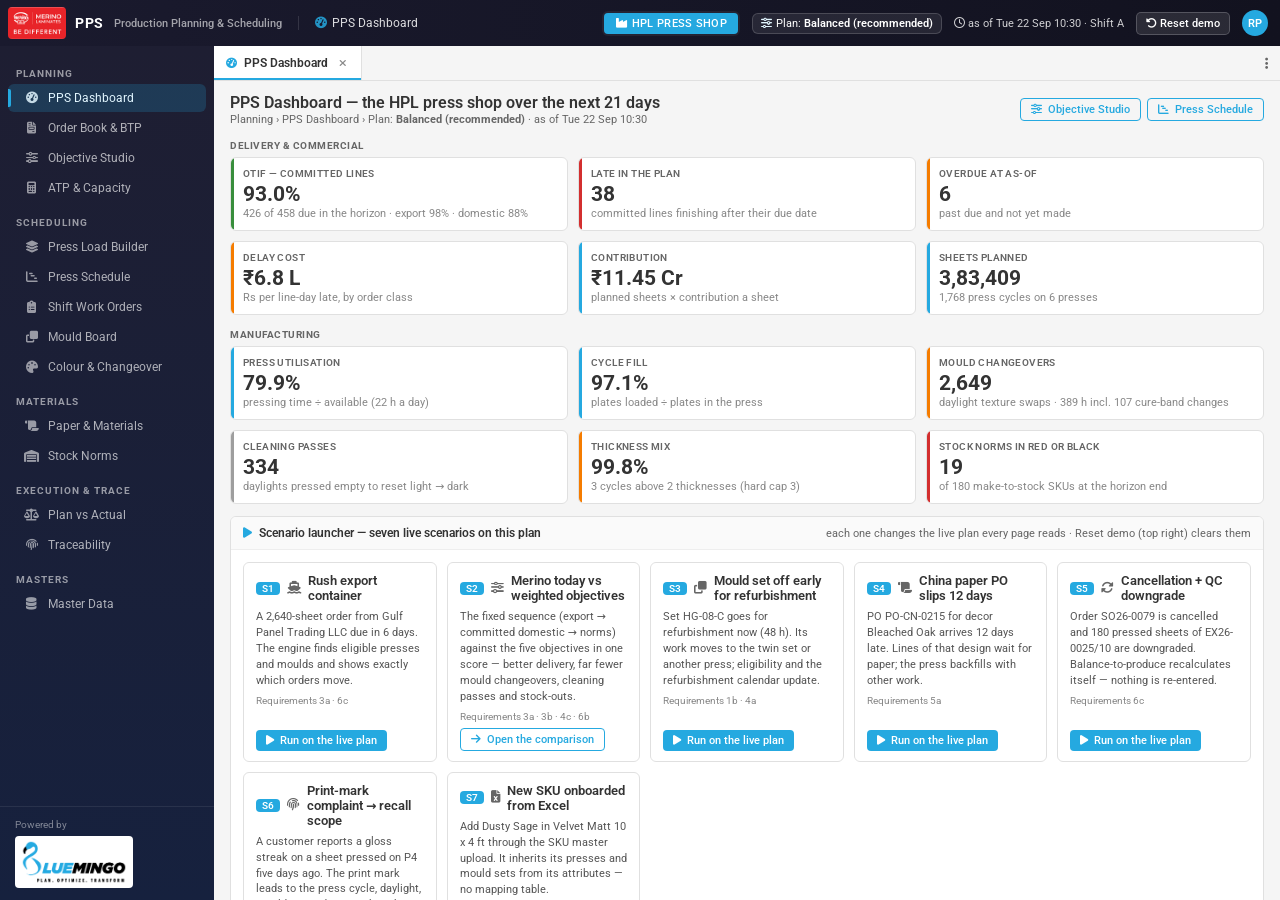
<file: index.html>
<!DOCTYPE html>
<html lang="en">
<head>
<meta charset="UTF-8">
<meta name="viewport" content="width=device-width,initial-scale=1">
<title>Merino Laminates — PPS</title>
<link rel="icon" href="assets/img/merino-logo.png">
<link rel="stylesheet" href="assets/vendor/roboto/roboto.css">
<link rel="stylesheet" href="assets/vendor/fontawesome/css/all.min.css">
<link rel="stylesheet" href="assets/mer-shell.css">
<style>
  .host-col { flex:1; display:flex; flex-direction:column; min-width:0; }
  .ws-tabhost { height:35px; background:var(--color-bg); border-bottom:1px solid var(--color-border); display:flex; align-items:stretch; flex-shrink:0; }
  .ws-tabstrip { flex:1; display:flex; align-items:stretch; overflow-x:auto; } .ws-tabstrip::-webkit-scrollbar { height:4px; } .ws-tabstrip::-webkit-scrollbar-thumb { background:var(--color-border); border-radius:2px; }
  .ws-tab { display:flex; align-items:center; gap:7px; padding:0 10px 0 12px; font-size:12px; color:var(--color-text-secondary); background:#ececec; border-right:1px solid var(--color-border); cursor:pointer; white-space:nowrap; flex:0 1 auto; min-width:0; max-width:210px; user-select:none; }
  .ws-tab .lbl { overflow:hidden; text-overflow:ellipsis; min-width:0; }
  .ws-tab:hover { background:rgba(var(--color-primary-rgb),.07); color:var(--color-text-primary); } .ws-tab.active { background:#fff; color:var(--color-text-primary); font-weight:600; box-shadow:inset 0 -2px 0 var(--color-primary); }
  .ws-tab .ws-ic { font-size:11px; opacity:.85; } .ws-tab.active .ws-ic { color:var(--color-primary); opacity:1; } .ws-tab .ws-close { width:16px; height:16px; border-radius:3px; display:flex; align-items:center; justify-content:center; font-size:10px; color:var(--color-text-hint); }
  .ws-tab .ws-close:hover { background:var(--color-danger-light); color:var(--color-danger); }
  .ws-menu-btn { border:none; background:none; cursor:pointer; padding:0 12px; color:var(--color-text-muted); font-size:13px; } .ws-menu-btn:hover { color:var(--color-primary); }
  .framestack { flex:1; position:relative; background:var(--color-bg); } .bm-frame { position:absolute; inset:0; width:100%; height:100%; border:0; }
  .ws-empty { position:absolute; inset:0; display:flex; flex-direction:column; align-items:center; justify-content:center; color:var(--color-text-hint); gap:8px; } .ws-empty i { font-size:34px; opacity:.4; }
  .ctxmenu { position:fixed; background:#fff; border:1px solid var(--color-border); border-radius:6px; box-shadow:0 6px 20px rgba(0,0,0,.16); padding:4px; z-index:9999; min-width:180px; }
  .ctxmenu div { padding:7px 12px; font-size:12px; border-radius:4px; cursor:pointer; display:flex; align-items:center; gap:8px; color:var(--color-text-secondary); } .ctxmenu div:hover { background:var(--color-primary-light); color:var(--color-primary-dark); }
  .ctxmenu { border-radius:var(--radius-md); } .ctxmenu div.disabled { opacity:.4; pointer-events:none; }
</style>
</head>
<body>
<header class="bm-header">
  <div class="logo"><img src="assets/img/merino-logo.png" alt="Merino Laminates"><span class="t">PPS</span><span class="sub">Production Planning &amp; Scheduling</span></div>
  <div class="module-name" id="modname"><i class="fa-solid fa-diagram-project"></i>Press · mould · daylight planning</div>
  <div class="spacer"></div>
  <div class="plant-switch"><button class="active"><i class="fa-solid fa-industry" style="margin-right:4px"></i>HPL Press Shop</button></div>
  <div class="right"><span class="plan-mode" id="mer-mode"></span><span class="asof" id="mer-asof"></span><button class="btn-reset" id="reset" title="Clear every live-demo action (weights, what-ifs, master uploads) and reload"><i class="fa-solid fa-rotate-left"></i> Reset demo</button><div class="avatar">RP</div></div>
</header>
<div class="bm-layout">
  <aside class="bm-sidebar" id="sidebar"></aside>
  <div class="host-col">
    <div class="ws-tabhost">
      <div class="ws-tabstrip" id="tabstrip"></div>
      <button class="ws-menu-btn" id="ws-menu" title="Tab actions"><i class="fa-solid fa-ellipsis-vertical"></i></button>
    </div>
    <div class="framestack" id="stack"><div class="ws-empty" id="empty"><i class="fa-solid fa-window-restore"></i><div>Pick a module from the sidebar to open a tab</div></div></div>
  </div>
</div>
<script src="assets/mer-nav.js"></script>
<script src="data/mer-meta.js"></script>
<!-- the host computes the plan once; every tab reads it (one basis, no per-tab recomputation) -->
<script>window.MER_IS_HOST = true;</script>
<script src="data/mer-data.js"></script>
<script src="assets/mer-engine.js"></script>
<script src="assets/mer-core.js"></script>
<script>
  var PAGES = window.MER_PAGES, KEY = 'mer-demo-state';
  // sidebar from the shared nav
  (function () {
    var html = '';
    window.MER_NAV.forEach(function (sec) { html += '<div class="nav-label">' + sec[0] + '</div>'; sec[1].forEach(function (it) { html += '<a data-page="' + it[0] + '"><i class="fa-solid ' + it[2] + '"></i>' + it[1] + '</a>'; }); });
    html += '<div class="powered">Powered by<img src="assets/img/bluemingo-logo.png" alt="Bluemingo"></div>';
    document.getElementById('sidebar').innerHTML = html;
  })();
  // header chip: the shared runtime renders plan mode + as-of from the live-demo state (same code as every page)
  function headerState() { if (window.MERX) MERX.headerMode(); }
  headerState(); window.addEventListener('storage', headerState);
  var stack = document.getElementById('stack'), strip = document.getElementById('tabstrip'), empty = document.getElementById('empty');
  var frames = {}, order = [], active = null;
  function ensureFrame(id, hash) {
    if (frames[id]) return frames[id];
    var f = document.createElement('iframe'); f.className = 'bm-frame'; f.src = PAGES[id].href + (hash ? '#' + hash : ''); f.title = PAGES[id].label; f.style.display = 'none';
    stack.appendChild(f); frames[id] = f; return f;
  }
  function open(id, hash) {
    if (!PAGES[id]) return; if (order.indexOf(id) < 0) order.push(id);
    var existed = !!frames[id]; ensureFrame(id, hash);
    if (existed && hash) { try { frames[id].contentWindow.location.hash = hash; frames[id].contentWindow.dispatchEvent(new CustomEvent('mer:navigate', { detail: hash })); } catch (e) {} }
    activate(id);
  }
  function activate(id) {
    active = id; ensureFrame(id);
    Object.keys(frames).forEach(function (k) { frames[k].style.display = (k === active ? 'block' : 'none'); });
    try { frames[active].contentWindow.dispatchEvent(new Event('mer:activated')); } catch (e) {}
    empty.style.display = order.length ? 'none' : 'flex'; document.title = PAGES[id].label + ' · Merino PPS';
    document.getElementById('modname').innerHTML = '<i class="fa-solid ' + PAGES[id].icon + '"></i>' + PAGES[id].label; headerState(); render();
  }
  function closeTab(id) {
    var i = order.indexOf(id); if (i < 0) return; if (frames[id]) { frames[id].remove(); delete frames[id]; } order.splice(i, 1);
    if (active === id) { active = order.length ? order[Math.max(0, i - 1)] : null; if (active) activate(active); else { empty.style.display = 'flex'; render(); } } else render();
  }
  function closeOthers(id) { order.slice().forEach(function (x) { if (x !== id) closeTab(x); }); }
  function closeAll() { order.slice().forEach(closeTab); }
  function render() {
    strip.innerHTML = order.map(function (id) { var p = PAGES[id]; return '<div class="ws-tab' + (id === active ? ' active' : '') + '" data-id="' + id + '" title="' + p.label + '"><i class="fa-solid ' + p.icon + ' ws-ic"></i><span class="lbl">' + p.label + '</span><span class="ws-close" data-close="' + id + '" title="Close"><i class="fa-solid fa-xmark"></i></span></div>'; }).join('');
    var act = strip.querySelector('.ws-tab.active'); if (act && act.scrollIntoView) act.scrollIntoView({ inline: 'nearest', block: 'nearest' });
    document.querySelectorAll('#sidebar a[data-page]').forEach(function (a) { a.classList.toggle('active', a.getAttribute('data-page') === active); });
  }
  document.getElementById('sidebar').addEventListener('click', function (e) { var a = e.target.closest('a[data-page]'); if (a) { e.preventDefault(); open(a.getAttribute('data-page')); } });
  strip.addEventListener('click', function (e) { var cl = e.target.closest('[data-close]'); if (cl) { closeTab(cl.getAttribute('data-close')); return; } var t = e.target.closest('.ws-tab'); if (t) activate(t.getAttribute('data-id')); });
  strip.addEventListener('contextmenu', function (e) { var t = e.target.closest('.ws-tab'); if (!t) return; e.preventDefault(); menu(e.clientX, e.clientY, t.getAttribute('data-id')); });
  document.getElementById('ws-menu').addEventListener('click', function () { var r = this.getBoundingClientRect(); menu(r.right - 190, r.bottom + 2, active); });
  function closeMenu() { var m = document.querySelector('.ctxmenu'); if (m) m.remove(); }
  function menu(x, y, id) {
    closeMenu(); var others = order.filter(function (z) { return z !== id; }).length; var m = document.createElement('div'); m.className = 'ctxmenu';
    var rows = [['Close tab', 'fa-xmark', id ? function () { closeTab(id); } : null], ['Close others', 'fa-diagram-next', (id && others) ? function () { closeOthers(id); } : null], ['Close all', 'fa-trash-can', order.length ? closeAll : null]];
    m.innerHTML = rows.map(function (r, i) { return '<div class="' + (r[2] ? '' : 'disabled') + '" data-mi="' + i + '"><i class="fa-solid ' + r[1] + '"></i>' + r[0] + '</div>'; }).join('');
    m.style.left = Math.max(6, Math.min(x, window.innerWidth - 196)) + 'px'; m.style.top = y + 'px'; document.body.appendChild(m);
    m.addEventListener('click', function (e) { var d = e.target.closest('[data-mi]'); if (!d) return; var fn = rows[+d.getAttribute('data-mi')][2]; closeMenu(); if (fn) fn(); });
    setTimeout(function () { document.addEventListener('mousedown', function od(e) { if (!m.contains(e.target)) { closeMenu(); document.removeEventListener('mousedown', od, true); } }, true); }, 0);
  }
  // Reset clears the live-demo state and reloads every open tab
  document.getElementById('reset').addEventListener('click', function () { try { localStorage.removeItem(KEY); } catch (e) {} Object.keys(frames).forEach(function (k) { try { frames[k].contentWindow.location.reload(); } catch (e) {} }); headerState(); });
  // a page that changes the plan (weights, what-ifs, masters) tells the host, which refreshes the header and every other open tab
  window.MERHost = { open: open, planChanged: function (fromWin) { headerState(); Object.keys(frames).forEach(function (k) { try { if (frames[k].contentWindow !== fromWin) frames[k].contentWindow.dispatchEvent(new Event('mer:planchanged')); } catch (e) {} }); } };
  open('home');
</script>
</body>
</html>
</file>
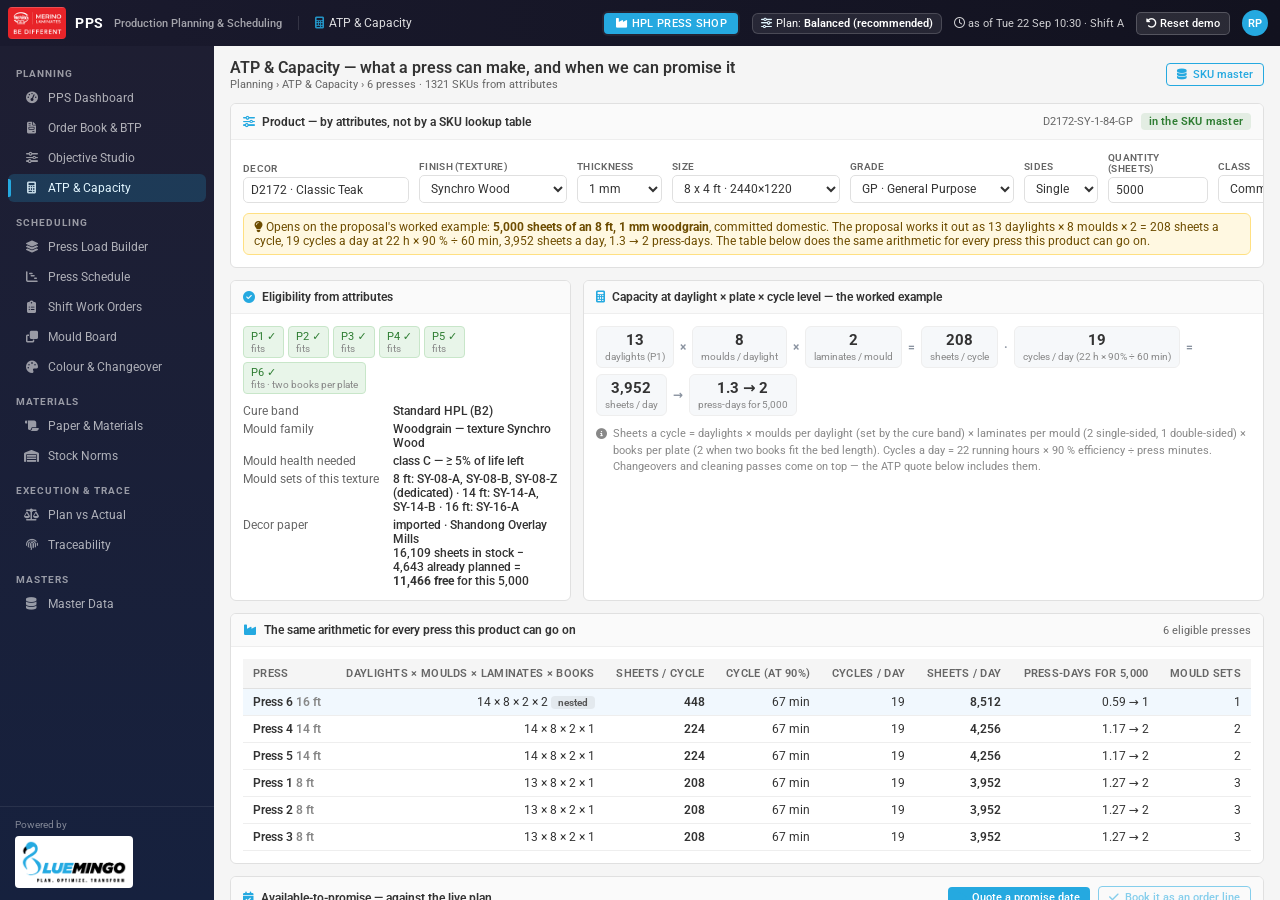
<file: atp.html>
<!DOCTYPE html>
<html lang="en">
<head>
<meta charset="UTF-8"><meta name="viewport" content="width=device-width,initial-scale=1">
<title>ATP & Capacity · Merino PPS</title>
<link rel="icon" href="assets/img/merino-logo.png">
<link rel="stylesheet" href="assets/vendor/roboto/roboto.css"><link rel="stylesheet" href="assets/vendor/fontawesome/css/all.min.css"><link rel="stylesheet" href="assets/mer-shell.css">
<style>
  .pick { display:grid; grid-template-columns:repeat(9,auto); gap:6px 10px; align-items:end; }
  .pick label { display:flex; flex-direction:column; gap:3px; font-size:10px; text-transform:uppercase; letter-spacing:.3px; color:var(--color-text-muted); font-weight:600; }
  .pick input, .pick select { font:12px 'Roboto'; padding:5px 7px; border:1px solid var(--color-border); border-radius:5px; background:#fff; color:var(--color-text-primary); text-transform:none; letter-spacing:0; font-weight:400; }
  .chain { display:flex; align-items:center; gap:6px; flex-wrap:wrap; font-size:12px; } .chain .f { background:#f6f8fa; border:1px solid var(--color-border-light); border-radius:6px; padding:4px 8px; text-align:center; }
  .chain .f b { display:block; font-size:15px; } .chain .f span { font-size:10px; color:var(--color-text-hint); } .chain .op { color:#8a93a0; font-weight:700; }
  tr.best td { background:#f1f8fe; } .elig { display:flex; gap:4px; flex-wrap:wrap; } .elig .e { font-size:11px; padding:3px 7px; border-radius:4px; border:1px solid var(--color-border); } .elig .e.ok { background:#e8f5e9; border-color:#c8e6c9; color:#2e7d32; } .elig .e.no { color:#8a93a0; }
  .deck { background:#fff8e1; border:1px solid #ffe082; border-radius:6px; padding:6px 10px; font-size:11.5px; color:#6d4c00; }
</style>
<script src="assets/mer-nav.js"></script><script src="assets/mer-embed.js"></script>
</head>
<body>
<div class="bm-layout"><main class="bm-content">
  <div class="page-bar">
    <div><h1>ATP &amp; Capacity — what a press can make, and when we can promise it</h1><div class="crumb">Planning › ATP &amp; Capacity › <span id="ctx"></span></div></div>
    <div class="actions"><a class="btn btn-outline btn-sm" href="masters.html#skus"><i class="fa-solid fa-database"></i> SKU master</a></div>
  </div>
  <div class="card">
    <div class="card-head"><i class="fa-solid fa-sliders"></i> Product — by attributes, not by a SKU lookup table <span class="right" id="skuinfo"></span></div>
    <div class="card-body">
      <div class="pick">
        <label>Decor<input id="decor" list="decors" size="22"><datalist id="decors"></datalist></label>
        <label>Finish (texture)<select id="finish"></select></label>
        <label>Thickness<select id="mm"></select></label>
        <label>Size<select id="size"></select></label>
        <label>Grade<select id="grade"></select></label>
        <label>Sides<select id="sides"><option value="S">Single</option><option value="D">Double</option></select></label>
        <label>Quantity (sheets)<input id="qty" type="number" value="5000" min="1" style="width:100px"></label>
        <label>Class<select id="cls"><option value="DOM_COMMITTED">Committed domestic</option><option value="EXPORT">Export</option></select></label>
        <label>Wanted by<input id="want" type="date"></label>
      </div>
      <div class="deck" style="margin-top:10px"><i class="fa-solid fa-lightbulb"></i> Opens on the proposal's worked example: <b>5,000 sheets of an 8 ft, 1 mm woodgrain</b>, committed domestic. The proposal works it out as 13 daylights × 8 moulds × 2 = 208 sheets a cycle, 19 cycles a day at 22 h × 90 % ÷ 60 min, 3,952 sheets a day, 1.3 → 2 press-days. The table below does the same arithmetic for every press this product can go on.</div>
    </div>
  </div>
  <div class="grid-1-2">
    <div class="card"><div class="card-head"><i class="fa-solid fa-circle-check"></i> Eligibility from attributes</div><div class="card-body" id="elig"></div></div>
    <div class="card"><div class="card-head"><i class="fa-solid fa-calculator"></i> Capacity at daylight × plate × cycle level — the worked example</div><div class="card-body"><div id="chain"></div><div class="note" style="margin-top:10px"><i class="fa-solid fa-circle-info"></i><span>Sheets a cycle = daylights × moulds per daylight (set by the cure band) × laminates per mould (2 single-sided, 1 double-sided) × books per plate (2 when two books fit the bed length). Cycles a day = 22 running hours × 90 % efficiency ÷ press minutes. Changeovers and cleaning passes come on top — the ATP quote below includes them.</span></div></div></div>
  </div>
  <div class="card"><div class="card-head"><i class="fa-solid fa-industry"></i> The same arithmetic for every press this product can go on <span class="right hint" id="capmeta"></span></div><div class="card-body"><div class="tbl-wrap"><table class="tbl" id="cap"></table></div></div></div>
  <div class="card">
    <div class="card-head"><i class="fa-solid fa-calendar-check"></i> Available-to-promise — against the live plan <span class="right"><button class="btn btn-primary btn-sm" id="quote"><i class="fa-solid fa-play"></i> Quote a promise date</button><button class="btn btn-outline btn-sm" id="commit" disabled><i class="fa-solid fa-check"></i> Book it as an order line</button></span></div>
    <div class="card-body" id="atp"><div class="empty-state">The quote re-plans the whole press shop with this line added at its priority — it does not just look for spare hours — so the date respects every mould, paper and cure-band rule and shows who would move.</div></div>
  </div>
  <div class="card"><div class="card-head"><i class="fa-solid fa-table-cells"></i> Press × cure band capacity (single-sided, one book per plate)</div><div class="card-body"><div class="tbl-wrap"><table class="tbl" id="matrix"></table></div><div class="note"><i class="fa-solid fa-circle-info"></i><span>Capacity is never a flat machine-hours number: a thin HPL load and a 25 mm compact load on the same press differ by a factor of forty in sheets per day, a double-sided sheet halves the plate yield, and on the 16 ft press two 8 ft books share a plate. Available-to-promise uses exactly these numbers.</span></div></div></div>
</main></div>
<script>window.MER_PAGE='atp'; window.MER_TITLE='ATP & Capacity'; window.MER_ICON='fa-calculator';</script>
<script src="assets/mer-chrome.js"></script>
<script src="data/mer-data.js"></script><script src="assets/mer-engine.js"></script><script src="assets/mer-core.js"></script>
<script>
  var X = window.MERX, D = X.D, m = null, quote = null;
  var $ = function (id) { return document.getElementById(id); };
  function init() {
    m = X.model();
    $('ctx').textContent = m.presses.length + ' presses · ' + m.skuList.length + ' SKUs from attributes';
    $('decors').innerHTML = D.m.decors.map(function (d) { return '<option value="' + d.id + ' · ' + X.esc(d.name) + '">'; }).join('');
    $('finish').innerHTML = D.m.finishes.map(function (f) { return '<option value="' + f.id + '">' + X.esc(f.name) + '</option>'; }).join('');
    $('mm').innerHTML = D.m.thicknesses.map(function (t) { return '<option value="' + t.mm + '">' + t.mm + ' mm</option>'; }).join('');
    $('size').innerHTML = D.m.sizes.map(function (s) { return '<option value="' + s.id + '">' + X.esc(s.label) + ' · ' + s.lenMm + '×' + s.widMm + '</option>'; }).join('');
    $('grade').innerHTML = D.m.grades.map(function (g) { return '<option value="' + g.id + '">' + g.id + ' · ' + X.esc(g.name) + '</option>'; }).join('');
    var d0 = X.dateOf(X.ASOF + 7 * 1440); $('want').value = d0.getFullYear() + '-' + String(d0.getMonth() + 1).padStart(2, '0') + '-' + String(d0.getDate()).padStart(2, '0');
    // default: the proposal's worked example — a popular 8 ft, 1 mm woodgrain (or the new SKU of scenario S7 when opened from the launcher)
    var h = X.hashParam(), pick = null;
    if (h && m.skus[h]) pick = m.skus[h];
    // the example woodgrain is the one with the most decor paper to spare, so the quote shows press capacity, not a paper shortage
    if (!pick) pick = m.skuList.filter(function (s) { return s.sizeId === 'S84' && s.mm === 1 && s.family === 'WDG' && s.gradeId === 'GP' && s.sides === 'S'; })
      .sort(function (a, b) { return paperInfo(b.decorId).head - paperInfo(a.decorId).head || (a.id < b.id ? -1 : 1); })[0];
    setPick(pick);
    matrix();
    ['decor', 'finish', 'mm', 'size', 'grade', 'sides', 'qty', 'cls', 'want'].forEach(function (id) { $(id).addEventListener('change', function () { quote = null; $('commit').disabled = true; calc(); }); });
    calc();
  }
  // decor paper for the next 21 days: stock at the as-of + open POs landing in the horizon − what the live plan still has to press on it
  function paperInfo(dec) {
    var R = X.cachedPlan(X.settings()), stock = Math.max(0, (X.hist().state.paper || {})[dec] || 0), need = 0;
    var pos = m.pos.filter(function (p) { return p.decorId === dec && p.eta > X.ASOF; });
    var inH = pos.filter(function (p) { return p.eta <= X.END; }).reduce(function (a, p) { return a + p.sheets; }, 0);
    if (R) R.lines.forEach(function (x) { var k = m.skus[x.skuId]; if (k && k.decorId === dec && x.status !== 'Cancelled') need += (x.planP + x.rem) * k.faces; });
    return { stock: stock, pos: pos, inH: inH, need: need, head: stock + inH - need };
  }
  function setPick(s) { if (!s) return; $('decor').value = s.decorId + ' · ' + X.decor(s.decorId).name; $('finish').value = s.finishId; $('mm').value = String(s.mm); $('size').value = s.sizeId; $('grade').value = s.gradeId; $('sides').value = s.sides; }
  function attrs() {
    var dec = ($('decor').value || '').split(' · ')[0].trim(), mm = +$('mm').value, sides = $('sides').value, fin = $('finish').value, f = m.finishes[fin] || {}, d = m.decors[dec];
    var s = { id: dec + '-' + fin + '-' + mm + '-' + $('size').value.slice(1) + '-' + $('grade').value + (sides === 'D' ? '-DS' : ''), decorId: dec, finishId: fin, mm: mm, sizeId: $('size').value, gradeId: $('grade').value, sides: sides };
    s.band = m.bandOf(mm); s.family = f.familyId; s.shade = d ? d.shade : 5; s.faces = sides === 'D' ? 2 : 1; s.lam = sides === 'D' ? 1 : 2;
    var fc = (m.families[s.family] || {}).healthClass || 'C'; if (d && d.family === 'SOLID' && d.shade >= 8) fc = 'A'; else if (d && d.family === 'SOLID' && fc === 'C') fc = 'B'; s.hc = fc;
    s.presses = X.E.eligible(m, s); s.inCatalogue = !!m.skus[s.id]; s.valid = !!d && !!m.finishes[fin] && !!s.band;
    return s;
  }
  function paperLine(s, q) {
    var pi = paperInfo(s.decorId), want = q * s.faces, nx = pi.pos[0];
    return '<span class="mono">' + X.n(pi.stock) + '</span> sheets in stock' + (pi.inH ? ' + <span class="mono">' + X.n(pi.inH) + '</span> on POs landing in the horizon' : '') + ' − <span class="mono">' + X.n(pi.need) + '</span> already planned = ' +
      '<b class="' + (pi.head >= want ? '' : 'deviation') + '">' + X.n(Math.max(0, pi.head)) + ' free</b> for this ' + X.n(want) + (pi.head >= want ? '' : ' — paper limits the quote' + (nx ? '; next PO ' + X.esc(nx.id) + ' lands ' + X.fmtD(nx.eta) + (nx.eta > X.END ? ' (after the horizon)' : '') : '; no open PO'));
  }
  function calc() {
    var s = attrs(), q = Math.max(1, +$('qty').value || 1);
    $('skuinfo').innerHTML = s.valid ? '<span class="mono">' + X.esc(s.id) + '</span> ' + (s.inCatalogue ? '<span class="badge b-green">in the SKU master</span>' : '<span class="badge b-amber">not in the catalogue yet — eligibility still follows from its attributes</span>') : '<span class="badge b-red">pick a decor from the list</span>';
    if (!s.valid) { $('elig').innerHTML = ''; $('cap').innerHTML = ''; $('chain').innerHTML = ''; return; }
    var cls = $('cls').value, hc = cls === 'EXPORT' ? 'A' : s.hc;
    $('elig').innerHTML = '<div class="elig">' + m.presses.map(function (p) { var ok = s.presses.indexOf(p.id) >= 0, why = ok ? (m.nest(s.sizeId, p.bed) > 1 ? 'fits · two books per plate' : 'fits') : X.E.whyNot(m, s, p).join('; ');
        return '<span class="e ' + (ok ? 'ok' : 'no') + '" title="' + X.esc(why) + '">' + p.id + ' ' + (ok ? '✓' : '✗') + '<div class="hint" style="font-size:9.5px">' + X.esc(ok ? why : why.split(';')[0]) + '</div></span>'; }).join('') + '</div>' +
      '<div class="kv" style="margin-top:10px"><div class="k">Cure band</div><div class="v">' + X.esc((m.bandById[s.band] || {}).name) + ' (' + s.band + ')</div><div class="k">Mould family</div><div class="v">' + X.esc((m.families[s.family] || {}).name || s.family) + ' — texture ' + X.esc(X.finishName(s.finishId)) + '</div>' +
      '<div class="k">Mould health needed</div><div class="v">class ' + hc + ' — ≥ ' + X.pct(m.health[hc], 0) + ' of life left' + (cls === 'EXPORT' ? ' (export grade)' : '') + '</div>' +
      '<div class="k">Mould sets of this texture</div><div class="v">' + ([8, 14, 16].map(function (b) { var ss = m.setsByKey[s.finishId + '|' + b] || []; return ss.length ? b + ' ft: ' + ss.map(function (x) { return x.id + (x.dedicatedTo ? ' (dedicated)' : ''); }).join(', ') : null; }).filter(Boolean).join(' · ') || '<span class="deviation">none</span>') + '</div>' +
      '<div class="k">Decor paper</div><div class="v">' + X.esc(((X.by.papers[s.decorId] || {}).source === 'IMPORT' ? 'imported · ' : 'domestic · ') + ((X.by.suppliers[(X.by.papers[s.decorId] || {}).supplierId] || {}).name || '')) + '<br>' + paperLine(s, q) + '</div></div>';
    var rows = s.presses.map(function (pid) {
      var p = m.pressById[pid], B = m.bandById[s.band], nest = m.nest(s.sizeId, p.bed), per = p.dl * B.ppd * s.lam * nest, cyc = Math.floor((1440 - p.downDur) / B.eff), day = cyc * per;
      var sets = (m.setsByKey[s.finishId + '|' + p.bed] || []).length;
      return { p: p, B: B, nest: nest, per: per, cyc: cyc, day: day, pd: q / day, sets: sets };
    }).sort(function (a, b) { return b.day - a.day; });
    if (!rows.length) { $('cap').innerHTML = '<tbody><tr><td class="deviation">No press can make this combination — see the reasons on the left.</td></tr></tbody>'; $('chain').innerHTML = ''; return; }
    var ex = rows.filter(function (r) { return r.p.dl === 13 && r.nest === 1; })[0] || rows[0];
    $('chain').innerHTML = '<div class="chain"><div class="f"><b>' + ex.p.dl + '</b><span>daylights (' + ex.p.id + ')</span></div><span class="op">×</span><div class="f"><b>' + ex.B.ppd + '</b><span>moulds / daylight</span></div><span class="op">×</span><div class="f"><b>' + s.lam + '</b><span>laminates / mould</span></div>' + (ex.nest > 1 ? '<span class="op">×</span><div class="f"><b>' + ex.nest + '</b><span>books / plate</span></div>' : '') +
      '<span class="op">=</span><div class="f"><b>' + ex.per + '</b><span>sheets / cycle</span></div><span class="op">·</span><div class="f"><b>' + ex.cyc + '</b><span>cycles / day (22 h × 90% ÷ ' + ex.B.pressMin + ' min)</span></div><span class="op">=</span><div class="f"><b>' + X.n(ex.day) + '</b><span>sheets / day</span></div><span class="op">→</span><div class="f"><b>' + ex.pd.toFixed(1) + ' → ' + Math.ceil(ex.pd) + '</b><span>press-days for ' + X.n(q) + '</span></div></div>';
    $('capmeta').textContent = rows.length + ' eligible press' + (rows.length > 1 ? 'es' : '');
    $('cap').innerHTML = '<thead><tr><th>Press</th><th class="num">Daylights × moulds × laminates × books</th><th class="num">Sheets / cycle</th><th class="num">Cycle (at 90%)</th><th class="num">Cycles / day</th><th class="num">Sheets / day</th><th class="num">Press-days for ' + X.n(q) + '</th><th class="num">Mould sets</th></tr></thead><tbody>' +
      rows.map(function (r, i) { return '<tr class="' + (i === 0 ? 'best' : '') + '"><td class="strong">' + r.p.name + ' <span class="hint">' + r.p.bed + ' ft</span></td><td class="num mono">' + r.p.dl + ' × ' + r.B.ppd + ' × ' + s.lam + ' × ' + r.nest + (r.nest > 1 ? ' <span class="chip">nested</span>' : '') + '</td><td class="num mono strong">' + r.per + '</td><td class="num mono">' + r.B.eff + ' min</td><td class="num mono">' + r.cyc + '</td><td class="num mono strong">' + X.n(r.day) + '</td><td class="num mono">' + r.pd.toFixed(2) + ' → ' + Math.ceil(r.pd) + '</td><td class="num mono">' + r.sets + '</td></tr>'; }).join('') + '</tbody>';
  }
  // press x cure band: sheets a day for a single-sided laminate, one book per plate (compact bands only where the press can run them)
  function matrix() {
    $('matrix').innerHTML = '<thead><tr><th>Press</th><th class="num">Bed · daylights</th>' + m.bands.map(function (b) { return '<th class="num">' + X.esc(b.id) + ' · ' + b.lo + (b.hi !== b.lo ? '–' + b.hi : '') + ' mm<div class="hint" style="font-weight:400;text-transform:none">' + b.pressMin + ' min · ' + b.ppd + ' plate' + (b.ppd > 1 ? 's' : '') + ' / DL</div></th>'; }).join('') + '</tr></thead><tbody>' +
      m.presses.map(function (p) {
        return '<tr><td class="strong">' + X.esc(p.name) + '</td><td class="num mono">' + p.bed + ' ft · ' + p.dl + '</td>' + m.bands.map(function (b) {
          if (b.lo >= 2 && !p.compact) return '<td class="num hint" title="compact (2 mm and up) is not run on this press">not compact</td>';
          var per = p.dl * b.ppd * 2, cyc = Math.floor((1440 - p.downDur) / b.eff);
          return '<td class="num mono"><b>' + X.n(per * cyc) + '</b><div class="hint">' + per + ' / cycle × ' + cyc + '</div></td>';
        }).join('') + '</tr>';
      }).join('') + '</tbody>';
  }
  $('quote').addEventListener('click', function () {
    var s = attrs(); if (!s.valid || !s.presses.length) { X.toast('Pick a product a press can make first', 'fa-triangle-exclamation'); return; }
    var q = Math.max(1, +$('qty').value || 1), want = new Date($('want').value + 'T18:00:00'), dueMin = Math.round((want - X.BASE) / 60000);
    var line = { id: 'ATP-' + Date.now().toString(36).toUpperCase() + '/10', orderId: 'ATP-QUOTE', skuId: s.id, qty: q, margin: $('cls').value === 'EXPORT' ? 460 : 260, cls: $('cls').value, customerId: null, orderDate: X.D.meta.asOf, due: X.isoLocal(want) };
    var st = X.settings(), ov = X.State.get('masters', {});
    if (!s.inCatalogue) { ov = JSON.parse(JSON.stringify(ov)); ov.skus = ov.skus || { kf: 'id', rows: [] }; ov.skus.rows = ov.skus.rows.concat([{ id: s.id, decorId: s.decorId, finishId: s.finishId, mm: s.mm, sizeId: s.sizeId, gradeId: s.gradeId, sides: s.sides }]); }
    X.busy(true, 'Re-planning with ' + X.n(q) + ' sheets added');
    setTimeout(function () {
      try {
        var m2 = X.E.prepare(X.D, ov), r = X.E.plan(m2, X.hist(), { preset: st.preset, weights: st.weights, whatifs: st.whatifs.concat([{ type: 'addLine', line: line }]) });
        quote = { line: line, s: s, r: r, ov: ov };
        var L = r.byId[line.id], cyc = L ? L.cycles.map(function (i) { return r.cycles[i]; }) : [];
        var presses = {}; cyc.forEach(function (c) { presses[c.p] = (presses[c.p] || 0) + 1; });
        var base = X.cachedPlan(st), dl = base ? base.kpi : null;
        $('atp').innerHTML = !L ? '<div class="deviation">The line could not be planned.</div>' :
          '<div class="kpis" style="grid-template-columns:repeat(5,1fr)">' +
          '<div class="kpi ' + (L.ready != null && L.ready <= dueMin ? 'green' : 'red') + '"><div class="k">Promise date</div><div class="v" style="font-size:17px">' + (L.ready != null ? X.fmtD(L.ready) : 'part only') + '</div><div class="s">' + (L.ready != null ? (L.ready <= dueMin ? 'meets ' + X.fmtD(dueMin) : (Math.ceil((L.ready - dueMin) / 1440)) + ' d after the wanted date') : X.n(L.planP) + ' of ' + X.n(q) + ' sheets inside the horizon') + '</div></div>' +
          '<div class="kpi blue"><div class="k">First sheet pressed</div><div class="v" style="font-size:17px">' + X.fmt(L.firstStart) + '</div><div class="s">+ ' + X.D.cfg.finishingDays + ' day trim, back-sand and QC</div></div>' +
          '<div class="kpi blue"><div class="k">Press cycles</div><div class="v" style="font-size:17px">' + cyc.length + '</div><div class="s">' + Object.keys(presses).sort().map(function (k) { return k + ' ×' + presses[k]; }).join(' · ') + '</div></div>' +
          '<div class="kpi ' + (dl && r.kpi.late > dl.late ? 'amber' : 'green') + '"><div class="k">Other lines moved late</div><div class="v" style="font-size:17px">' + (dl ? Math.max(0, r.kpi.late - dl.late) : '—') + '</div><div class="s">OTIF ' + (dl ? X.pct(dl.otif, 1) + ' → ' : '') + X.pct(r.kpi.otif, 1) + '</div></div>' +
          '<div class="kpi grey"><div class="k">Delay cost</div><div class="v" style="font-size:17px">' + (dl ? X.rs(dl.delayCost) + ' → ' : '') + X.rs(r.kpi.delayCost) + '</div><div class="s">whole plan, Rs per line-day late</div></div></div>' +
          explain(L, q, s, dueMin) +
          '<div class="small">Cycles: ' + cyc.slice(0, 30).map(function (c) { return '<span class="chip mono">' + c.id + ' · ' + X.fmt(c.s0) + '</span>'; }).join(' ') + (cyc.length > 30 ? ' …' : '') + '</div>';
        $('commit').disabled = false;
      } finally { X.busy(false); }
    }, 30);
  });
  function explain(L, q, s, dueMin) {
    var made = L.planP, out = [];
    if (L.rem > 0) {
      var nx = m.pos.filter(function (p) { return p.decorId === s.decorId && p.eta > X.ASOF; })[0];
      if (L.paperWait != null) out.push('<b>Limited by decor paper, not by the presses:</b> ' + X.n(made) + ' of ' + X.n(q) + ' sheets can be pressed from the paper in stock and on order; the other ' + X.n(L.rem) + ' wait for paper' + (nx ? ' — next PO ' + X.esc(nx.id) + ' lands ' + X.fmtD(nx.eta) + (nx.eta > X.END ? ', after the ' + X.D.meta.forwardDays + '-day horizon' : '') : ' — there is no open PO for this decor') + '. Quote the part quantity, or raise a paper PO first.');
      else out.push('<b>The horizon is full at this priority:</b> ' + X.n(made) + ' of ' + X.n(q) + ' sheets fit in the next ' + X.D.meta.forwardDays + ' days. Raise the class to Export, or quote the part quantity.');
    } else if (L.ready <= dueMin) out.push('<b>Promise holds:</b> all ' + X.n(q) + ' sheets are pressed in ' + L.cycles.length + ' cycles and ready after trimming and QC on ' + X.fmtD(L.ready) + '. The date already respects every mould set, paper stock, cure-band and changeover rule — it is where the line lands in the full re-plan.');
    else out.push('<b>Earliest honest date is ' + X.fmtD(L.ready) + ', ' + Math.ceil((L.ready - dueMin) / 1440) + ' d after the wanted date:</b> at this class the line queues behind committed work already on the eligible presses. Quote the later date, or book it as Export to pull it forward — the re-plan shows which lines would then move.');
    return '<div class="note" style="margin:8px 0"><i class="fa-solid fa-circle-info"></i><span>' + out.join(' ') + '</span></div>';
  }
  $('commit').addEventListener('click', function () {
    if (!quote) return;
    var q = quote, oid = 'SO' + X.yymmdd(X.ASOF).slice(0, 2) + '-ATP' + String(Date.now()).slice(-4), line = Object.assign({}, q.line, { id: oid + '/10', orderId: oid });
    X.replan(function () {
      if (!q.s.inCatalogue) X.State.set('masters', q.ov);
      X.addWhatif({ type: 'addLine', line: line });
    }, 'Booking the line into the live plan', function () { X.toast('Order line ' + line.id + ' booked — it is in the Order Book, the Gantt and every page'); $('commit').disabled = true; });
  });
  X.withPlan(function () { if (!m) init(); });
  X.whenPlanChanges(function () { m = X.model(); matrix(); calc(); });
</script>
</body>
</html>
</file>
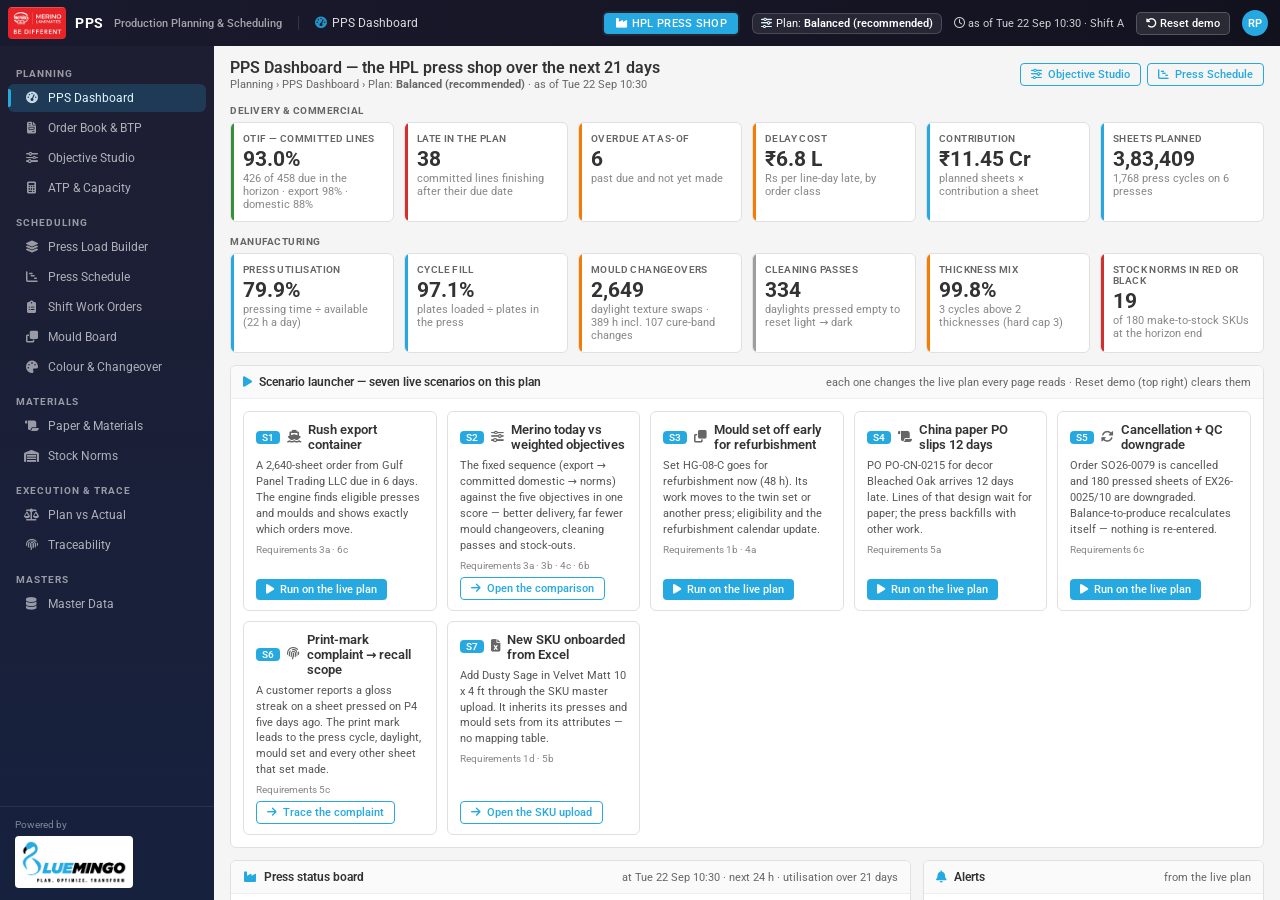
<file: home.html>
<!DOCTYPE html>
<html lang="en">
<head>
<meta charset="UTF-8"><meta name="viewport" content="width=device-width,initial-scale=1">
<title>PPS Dashboard · Merino PPS</title>
<link rel="icon" href="assets/img/merino-logo.png">
<link rel="stylesheet" href="assets/vendor/roboto/roboto.css"><link rel="stylesheet" href="assets/vendor/fontawesome/css/all.min.css"><link rel="stylesheet" href="assets/mer-shell.css">
<style>
  .sec-label { font-size:10px; text-transform:uppercase; letter-spacing:.5px; color:var(--color-text-muted); font-weight:700; margin:2px 0 6px; }
  .scen { grid-template-columns:repeat(auto-fill,minmax(185px,1fr)); }
  .scen .sc .sd { font-size:11px; }
  .scen .sc .req { font-size:10px; color:var(--color-text-hint); }
  .pboard { display:grid; grid-template-columns:repeat(3,1fr); gap:10px; }
  @media (max-width:1250px){ .pboard { grid-template-columns:repeat(2,1fr); } }
  .pc { border:1px solid var(--color-border); border-radius:8px; padding:9px 11px; display:flex; flex-direction:column; gap:5px; font-size:11.5px; background:#fff; }
  .pc .h { display:flex; align-items:center; gap:6px; flex-wrap:wrap; } .pc .h b { font-size:13px; } .pc .h .badge { margin-left:auto; }
  .pc .row { color:var(--color-text-secondary); line-height:1.45; } .pc .row .l { color:var(--color-text-muted); font-size:10px; text-transform:uppercase; letter-spacing:.3px; font-weight:600; margin-right:4px; }
  .pc .u { display:flex; gap:8px; align-items:center; }
  .alert-li { font-size:12px; padding:6px 0; border-bottom:1px solid var(--color-border-light); line-height:1.45; } .alert-li:last-child { border-bottom:none; }
  .alert-li a { font-weight:600; }
  .bandbar { display:flex; height:22px; border-radius:4px; overflow:hidden; gap:2px; margin:4px 0 2px; }
  .bandbar div { display:flex; align-items:center; justify-content:center; font-size:10.5px; font-weight:700; min-width:18px; }
  .nb-lab { display:flex; gap:10px; flex-wrap:wrap; font-size:10.5px; color:var(--color-text-muted); }
  .nb-lab i { display:inline-block; width:10px; height:10px; border-radius:2px; margin-right:4px; vertical-align:-1px; }
  .tlink { font-size:11px; cursor:pointer; color:var(--color-primary); }
  #daytbl table td, #daytbl table th { padding:3px 6px; }
</style>
<script src="assets/mer-nav.js"></script><script src="assets/mer-embed.js"></script>
</head>
<body>
<div class="bm-layout"><main class="bm-content">
  <div class="page-bar">
    <div><h1>PPS Dashboard — the HPL press shop over the next <span id="hdays">21</span> days</h1><div class="crumb">Planning › PPS Dashboard › <span id="ctx"></span></div></div>
    <div class="actions"><a class="btn btn-outline btn-sm" href="objectives.html"><i class="fa-solid fa-sliders"></i> Objective Studio</a><a class="btn btn-outline btn-sm" href="schedule.html"><i class="fa-solid fa-chart-gantt"></i> Press Schedule</a></div>
  </div>
  <div class="sec-label">Delivery &amp; commercial</div>
  <div class="kpis" id="k1"></div>
  <div class="sec-label">Manufacturing</div>
  <div class="kpis" id="k2"></div>
  <div class="card">
    <div class="card-head"><i class="fa-solid fa-play"></i> Scenario launcher — seven live scenarios on this plan <span class="right hint">each one changes the live plan every page reads · Reset demo (top right) clears them</span></div>
    <div class="card-body"><div class="scen" id="scen"></div></div>
  </div>
  <div class="grid-2-1">
    <div class="card"><div class="card-head"><i class="fa-solid fa-industry"></i> Press status board <span class="right hint" id="pmeta"></span></div><div class="card-body"><div class="pboard" id="pboard"></div></div></div>
    <div class="card"><div class="card-head"><i class="fa-solid fa-bell"></i> Alerts <span class="right hint">from the live plan</span></div><div class="card-body" id="alerts"></div></div>
  </div>
  <div class="grid-2-1">
    <div class="card"><div class="card-head"><i class="fa-solid fa-chart-column"></i> Sheets a day by order class — pressed (last 14 days) and planned (next 21) <span class="right"><span class="tlink" id="ttog">Show as table</span></span></div><div class="card-body"><div id="chart" style="height:290px"></div><div id="daytbl" class="tbl-wrap" style="display:none;max-height:290px"></div></div></div>
    <div class="card"><div class="card-head"><i class="fa-solid fa-boxes-stacked"></i> Stock norms and decor paper</div><div class="card-body" id="normpaper"></div></div>
  </div>
</main></div>
<script>window.MER_PAGE='home'; window.MER_TITLE='PPS Dashboard'; window.MER_ICON='fa-gauge-high';</script>
<script src="assets/mer-chrome.js"></script>
<script src="data/mer-data.js"></script><script src="assets/mer-engine.js"></script><script src="assets/mer-core.js"></script><script src="assets/vendor/echarts.min.js"></script>
<script>
  var X = window.MERX, R = null, m = null, chart = null, $ = function (id) { return document.getElementById(id); };
  var CLS = ['EXPORT', 'DOM_COMMITTED', 'DOM_OPEN', 'NORM'];
  function tile(q) { return '<div class="kpi ' + q[3] + '"' + (q[4] ? ' style="cursor:pointer" onclick="MERX.go(\'' + q[4] + '\')"' : '') + '><div class="k">' + q[0] + '</div><div class="v">' + q[1] + '</div><div class="s">' + q[2] + '</div></div>'; }

  function render(r) {
    R = r; m = r.m; var k = r.kpi, st = X.settings(), pr = (X.D.m.weights || []).filter(function (w) { return w.id === st.preset; })[0];
    $('hdays').textContent = X.D.meta.forwardDays;
    $('ctx').innerHTML = 'Plan: <b>' + X.esc(st.preset === 'custom' ? 'Custom weights' : pr ? pr.label : st.preset) + '</b>' + (st.whatifs.length ? ' · ' + st.whatifs.length + ' live what-if' + (st.whatifs.length > 1 ? 's' : '') : '') + ' · as of ' + X.fmt(X.ASOF);
    $('k1').innerHTML = [
      ['OTIF — committed lines', X.pct(k.otif, 1), k.onTime + ' of ' + k.dueIn + ' due in the horizon · export ' + X.pct(k.otifExport, 0) + ' · domestic ' + X.pct(k.otifDomestic, 0), k.otif >= 0.9 ? 'green' : 'amber', 'orders'],
      ['Late in the plan', X.n(k.late), 'committed lines finishing after their due date', k.late ? 'red' : 'green', 'orders'],
      ['Overdue at as-of', X.n(k.overdueAtAsOf), 'past due and not yet made', k.overdueAtAsOf ? 'amber' : 'green', 'orders'],
      ['Delay cost', X.rs(k.delayCost), 'Rs per line-day late, by order class', 'amber', 'objectives'],
      ['Contribution', X.rs(k.contribution), 'planned sheets × contribution a sheet', 'blue', 'objectives'],
      ['Sheets planned', X.n(k.sheets), X.n(k.cycles) + ' press cycles on 6 presses', 'blue', 'schedule']
    ].map(tile).join('');
    $('k2').innerHTML = [
      ['Press utilisation', X.pct(k.util, 1), 'pressing time ÷ available (22 h a day)', 'blue', 'schedule'],
      ['Cycle fill', X.pct(k.fill, 1), 'plates loaded ÷ plates in the press', 'blue', 'loadbuilder'],
      ['Mould changeovers', X.n(k.swaps), 'daylight texture swaps · ' + X.n(Math.round(k.chgMin / 60)) + ' h incl. ' + k.bandChanges + ' cure-band changes', 'amber', 'sequence'],
      ['Cleaning passes', X.n(k.cleaning), 'daylights pressed empty to reset light → dark', 'grey', 'sequence'],
      ['Thickness mix', X.pct(k.cycles ? 1 - k.mixBreach / k.cycles : 1, 1), k.mixBreach + ' cycles above ' + m.mixTarget + ' thicknesses (hard cap ' + m.mixCap + ')', k.mixBreach ? 'amber' : 'green', 'loadbuilder'],
      ['Stock norms in red or black', X.n(k.norm.RED + k.norm.BLACK), 'of ' + m.norms.length + ' make-to-stock SKUs at the horizon end', k.norm.BLACK ? 'red' : 'amber', 'norms']
    ].map(tile).join('');
    scenarios(); presses(); alerts(); dayChart(); normPaper();
  }

  // ------------------------------------------------------------------ scenario launcher
  function active(sc) {
    var S = X.D.scenarios, w = X.settings().whatifs;
    if (sc.id === 'S1') return w.filter(function (x) { return x.type === 'rush'; });
    if (sc.id === 'S3') return w.filter(function (x) { return x.type === 'refurb' && x.setId === X.s3Set(); });
    if (sc.id === 'S4') return w.filter(function (x) { return x.type === 'poDelay' && x.poId === S.S4.poId; });
    if (sc.id === 'S5') return w.filter(function (x) { return (x.type === 'cancel' && x.orderId === S.S5.cancelOrderId) || (x.type === 'downgrade' && x.lineId === S.S5.downgradeLineId); });
    if (sc.id === 'S7') { var ov = X.State.get('masters', {}); return ((ov.skus || {}).rows || []).some(function (r) { return S.S7.sku && r.id === S.S7.sku.id; }) ? [{ masters: true }] : []; }
    return [];
  }
  var NAV_ONLY = { S2: 'Open the comparison', S6: 'Trace the complaint', S7: 'Open the SKU upload' };
  function scenarios() {
    $('scen').innerHTML = X.SCENARIOS.map(function (sc) {
      var on = active(sc).length, nav = NAV_ONLY[sc.id];
      return '<div class="sc' + (on ? ' on' : '') + '"><div class="st"><span class="n">' + sc.id + '</span><i class="fa-solid ' + sc.icon + '" style="color:var(--color-text-muted)"></i>' + X.esc(sc.title) + '</div>' +
        '<div class="sd">' + X.esc(typeof sc.desc === 'function' ? sc.desc() : sc.desc) + '</div><div class="req">Requirements ' + X.esc(sc.req) + '</div><div class="sf">' +
        (on ? '<button class="btn btn-primary btn-sm" data-open="' + sc.id + '"><i class="fa-solid fa-arrow-right"></i> See the result</button>' + (sc.id !== 'S7' ? '<button class="btn btn-outline btn-sm" data-undo="' + sc.id + '"><i class="fa-solid fa-rotate-left"></i> Undo</button>' : '') :
          '<button class="btn ' + (nav ? 'btn-outline' : 'btn-brand') + ' btn-sm" data-run="' + sc.id + '"><i class="fa-solid ' + (nav ? 'fa-arrow-right' : 'fa-play') + '"></i> ' + (nav || 'Run on the live plan') + '</button>') +
        '</div></div>';
    }).join('');
  }
  $('scen').addEventListener('click', function (e) {
    var b = e.target.closest('button'); if (!b) return;
    var id = b.getAttribute('data-run') || b.getAttribute('data-open') || b.getAttribute('data-undo'), sc = X.SCENARIOS.filter(function (x) { return x.id === id; })[0]; if (!sc) return;
    var hash = typeof sc.hash === 'function' ? sc.hash() : sc.hash;
    if (b.getAttribute('data-open') || (b.getAttribute('data-run') && NAV_ONLY[id])) { X.go(sc.page.replace('.html', ''), hash); return; }
    if (b.getAttribute('data-undo')) { var ids = active(sc).map(function (w) { return w.id; }); X.replan(function () { ids.forEach(X.removeWhatif); }, 'Undoing scenario ' + id, render); return; }
    X.replan(function () { sc.run(); }, 'Running scenario ' + id + ' on the live plan', function (r) { render(r); X.go(sc.page.replace('.html', ''), typeof sc.hash === 'function' ? sc.hash() : sc.hash); });
  });

  // ------------------------------------------------------------------ press status board
  function presses() {
    var T = X.ASOF, E24 = T + 1440, byP = {};
    R.cycles.forEach(function (c, i) { (byP[c.p] = byP[c.p] || []).push([c, i]); });
    $('pmeta').textContent = 'at ' + X.fmt(T) + ' · next 24 h · utilisation over ' + X.D.meta.forwardDays + ' days';
    $('pboard').innerHTML = m.presses.map(function (p) {
      var cs = byP[p.id] || [], cur = null, nxt = null;
      cs.forEach(function (q) { var c = q[0]; if (c.start <= T && c.end > T) cur = c; if (!nxt && c.start > T) nxt = c; });
      var st, lab;
      var bd = m.breakdowns.filter(function (b) { return b.press === p.id && b.s <= T && b.e > T; })[0], day = Math.floor(T / 1440), ds = day * 1440 + p.downStart;
      if (cur) { st = T < cur.s0 ? ['Planned', 'Changeover'] : ['Running', 'Pressing']; }
      else if (bd) st = ['Late', 'Breakdown'];
      else if (T >= ds && T < ds + p.downDur) st = ['In refurbishment', 'Planned downtime'];
      else st = ['Planned', 'Waiting'];
      var n24 = cs.filter(function (q) { return q[0].s0 >= T && q[0].s0 < E24; }).map(function (q) { return q[0]; });
      var sh = n24.reduce(function (a, c) { return a + c.sheets; }, 0), sw = n24.reduce(function (a, c) { return a + c.swaps; }, 0), bc = n24.reduce(function (a, c) { return a + c.bandChg; }, 0), cl = n24.reduce(function (a, c) { return a + c.rows.filter(function (rw) { return rw.clean; }).length; }, 0);
      var avail = (m.end - T) * (1440 - p.downDur) / 1440, busy = cs.filter(function (q) { return q[1] >= R.nHist; }).reduce(function (a, q) { return a + Math.min(q[0].end, m.end) - Math.max(q[0].start, T); }, 0), u = avail ? busy / avail : 0;
      var caps = [p.compact ? 'compact' : null, p.gloss ? 'gloss' : null, p.special ? 'FR / CR resin' : null, p.exterior ? 'exterior UV' : null].filter(Boolean);
      var c = cur || nxt, B = c ? m.bandById[c.band] : null, tex = c ? c.rows.filter(function (rw) { return rw.s; }).map(function (rw) { return rw.f; }).filter(function (v, i, a) { return a.indexOf(v) === i; }).length : 0;
      return '<div class="pc"><div class="h"><b>' + X.esc(p.name) + '</b><span class="hint">' + p.bed + ' ft · ' + p.dl + ' daylights</span>' + caps.map(function (x) { return '<span class="chip">' + x + '</span>'; }).join('') + X.badge(st[0], st[1]) + '</div>' +
        (c ? '<div class="row"><span class="l">' + (cur ? 'Now' : 'Next') + '</span><a href="loadbuilder.html#' + c.id + '" class="mono">' + c.id + '</a> · ' + X.esc(B ? B.name : c.band) + ' · ' + tex + ' texture' + (tex === 1 ? '' : 's') + ' · ' + X.n(c.sheets) + ' sheets · ' + (cur ? 'ends ' + X.fmtT(c.end) : 'starts ' + X.fmt(c.s0)) + '</div>' : '<div class="row hint">No cycle planned.</div>') +
        (bd ? '<div class="row deviation">' + X.esc(bd.id + ' · ' + bd.reason) + ' until ' + X.fmtT(bd.e) + '</div>' : '') +
        '<div class="row"><span class="l">Next 24 h</span>' + n24.length + ' cycles · ' + X.n(sh) + ' sheets · ' + sw + ' swaps · ' + bc + ' band change' + (bc === 1 ? '' : 's') + (cl ? ' · ' + cl + ' cleaning' : '') + '</div>' +
        '<div class="u"><span class="l hint" style="font-size:10px;text-transform:uppercase;font-weight:600">Utilisation</span><div style="flex:1"><div class="gauge"><div class="g-fill" style="width:' + (Math.min(1, u) * 100).toFixed(1) + '%;background:' + X.COLOR.accent + '"></div></div></div><b class="mono">' + X.pct(u, 0) + '</b></div></div>';
    }).join('');
  }

  // ------------------------------------------------------------------ alerts
  function alerts() {
    var k = R.kpi, out = [], T = X.ASOF;
    var late = R.lines.filter(function (x) { return x.lateDays > 0; }).sort(function (a, b) { return b.delayCost - a.delayCost; });
    if (late.length) out.push('<div class="alert-li"><span class="badge b-red">late</span> <b>' + late.length + '</b> committed lines finish after their due date in this plan (' + X.rs(k.delayCost) + '). Costliest: ' + late.slice(0, 3).map(function (x) { return '<a href="orders.html#' + X.esc(x.id) + '">' + X.esc(x.id) + '</a> ' + X.esc(X.custName(x.cust)) + ' · ' + x.lateDays + ' d'; }).join('; ') + '.</div>');
    var wait = R.lines.filter(function (x) { return !x.norm && x.paperWait != null && x.paperWait >= T; }), dec = {};
    wait.forEach(function (x) { var s = m.skus[x.skuId]; if (s) dec[s.decorId] = (dec[s.decorId] || 0) + 1; });
    var dk = Object.keys(dec).sort(function (a, b) { return dec[b] - dec[a]; });
    if (wait.length) out.push('<div class="alert-li"><span class="badge b-amber">paper</span> <b>' + wait.length + '</b> lines wait for decor paper on ' + dk.length + ' design' + (dk.length > 1 ? 's' : '') + ': ' + dk.slice(0, 3).map(function (d) { return '<a href="materials.html#' + d + '">' + X.esc(X.decor(d).name) + '</a> (' + dec[d] + ')'; }).join(', ') + (dk.length > 3 ? ' …' : '') + '.</div>');
    var ref = []; Object.keys(R.state.sets).forEach(function (sid) { R.state.sets[sid].refurbs.forEach(function (x) { if (x.from >= T && x.from < T + 1440) ref.push(sid); }); });
    if (ref.length) out.push('<div class="alert-li"><span class="badge b-amber">moulds</span> <b>' + ref.length + '</b> mould set' + (ref.length > 1 ? 's go' : ' goes') + ' for refurbishment in the next 24 h: ' + ref.slice(0, 4).map(function (s) { return '<a href="moulds.html#' + s + '">' + s + '</a>'; }).join(', ') + (ref.length > 4 ? ' …' : '') + '.</div>');
    if (k.norm.BLACK) out.push('<div class="alert-li"><span class="badge b-red">stock norm</span> <b>' + k.norm.BLACK + '</b> make-to-stock SKU' + (k.norm.BLACK > 1 ? 's end' : ' ends') + ' the horizon at zero stock (black) — norm replenishment is filled last. <a href="norms.html">Stock Norms</a></div>');
    if (k.overdueAtAsOf) out.push('<div class="alert-li"><span class="badge b-amber">overdue</span> <b>' + k.overdueAtAsOf + '</b> committed lines were already past due at the as-of and are not yet made. <a href="orders.html#late">Order Book</a></div>');
    m.breakdowns.filter(function (b) { return b.s < T && b.s >= T - 7 * 1440; }).forEach(function (b) { out.push('<div class="alert-li"><span class="badge b-grey">breakdown</span> ' + X.esc(m.pressById[b.press].name) + ' — ' + X.esc(b.reason) + ', ' + X.fmt(b.s) + ' for ' + X.dur(b.e - b.s) + '. <a href="planactual.html">Plan vs Actual</a></div>'); });
    X.settings().whatifs.forEach(function (w) { out.push('<div class="alert-li"><span class="badge b-purple">what-if</span> ' + X.esc(X.whatifLabel(w)) + '</div>'); });
    $('alerts').innerHTML = out.join('') || '<div class="hint">No alerts.</div>';
  }

  // ------------------------------------------------------------------ sheets a day by class (pressed + planned) — one axis, class colours, table view
  function dayData() {
    var d0 = Math.floor(X.ASOF / 1440) - 14, nd = 14 + X.D.meta.forwardDays, rows = [];
    for (var i = 0; i < nd; i++) rows.push({ d: d0 + i, EXPORT: 0, DOM_COMMITTED: 0, DOM_OPEN: 0, NORM: 0 });
    R.cycles.forEach(function (c) {
      var i = Math.floor(c.s0 / 1440) - d0; if (i < 0 || i >= nd) return;
      c.rows.forEach(function (rw) { rw.pl.forEach(function (x) { var ln = R.byId[x[0]], cl = ln ? (ln.norm ? 'NORM' : ln.cls) : (String(x[0]).indexOf('NORM/') === 0 ? 'NORM' : 'DOM_OPEN'); rows[i][cl] += x[1]; }); });
    });
    return rows;
  }
  function dayChart() {
    var rows = dayData(), asDay = Math.floor(X.ASOF / 1440), cats = rows.map(function (r) { return X.fmtDM(r.d * 1440); });
    var asIdx = rows.map(function (r) { return r.d; }).indexOf(asDay);
    if (!chart) chart = echarts.init($('chart'));
    chart.setOption({
      animation: false, grid: { left: 52, right: 12, top: 34, bottom: 28 },
      legend: { top: 0, left: 0, itemWidth: 12, itemHeight: 10, textStyle: { fontSize: 11, color: '#546e7a' } },
      tooltip: { trigger: 'axis', axisPointer: { type: 'shadow' }, valueFormatter: function (v) { return X.n(v) + ' sheets'; } },
      xAxis: { type: 'category', data: cats, axisLabel: { fontSize: 10, color: '#8a93a0', interval: 2 }, axisLine: { lineStyle: { color: '#d5dbe0' } }, axisTick: { show: false } },
      yAxis: { type: 'value', axisLabel: { fontSize: 10, color: '#8a93a0', formatter: function (v) { return v >= 1000 ? v / 1000 + 'k' : v; } }, splitLine: { lineStyle: { color: '#eef1f4' } } },
      series: CLS.map(function (c, j) {
        return { name: X.CLS_LABEL[c], type: 'bar', stack: 'd', barWidth: '62%', data: rows.map(function (r) { return { value: r[c], itemStyle: { opacity: r.d < asDay ? 0.55 : 1 } }; }),
          itemStyle: { color: X.COLOR.cls[c], borderColor: '#fff', borderWidth: 1, borderRadius: j === CLS.length - 1 ? [3, 3, 0, 0] : 0 },
          markLine: j === 0 && asIdx >= 0 ? { symbol: 'none', silent: true, lineStyle: { color: X.COLOR.ink, type: 'solid', width: 1 }, label: { formatter: 'as-of', color: X.COLOR.ink, fontSize: 10 }, data: [{ xAxis: asIdx }] } : undefined };
      })
    }, true);
    $('daytbl').innerHTML = '<table class="tbl"><thead><tr><th>Day</th>' + CLS.map(function (c) { return '<th class="num">' + X.esc(X.CLS_LABEL[c]) + '</th>'; }).join('') + '<th class="num">Total</th></tr></thead><tbody>' +
      rows.map(function (r) { var t = CLS.reduce(function (a, c) { return a + r[c]; }, 0); return '<tr><td>' + X.fmtD(r.d * 1440) + (r.d < asDay ? ' <span class="hint">pressed</span>' : '') + '</td>' + CLS.map(function (c) { return '<td class="num mono">' + X.n(r[c]) + '</td>'; }).join('') + '<td class="num mono strong">' + X.n(t) + '</td></tr>'; }).join('') + '</tbody></table>';
  }
  $('ttog').addEventListener('click', function () { var t = $('daytbl').style.display === 'none'; $('daytbl').style.display = t ? '' : 'none'; $('chart').style.display = t ? 'none' : ''; this.textContent = t ? 'Show as chart' : 'Show as table'; if (!t && chart) chart.resize(); });
  window.addEventListener('resize', function () { if (chart) chart.resize(); });

  // ------------------------------------------------------------------ stock norms (TOC bands, now vs horizon end) + paper
  // the buffer bands keep the TOC colour code — they are named after their colours, not after the app's status steps
  var BAND = [['BLACK', '#333333', 'zero stock'], ['RED', '#d32f2f', 'below 1/3'], ['YELLOW', '#fbc02d', '1/3 – 2/3'], ['GREEN', '#388e3c', '2/3 – norm'], ['BLUE', '#2196f3', 'above norm']];
  function bandOf(pos) { return pos <= 0 ? 'BLACK' : pos < 1 / 3 ? 'RED' : pos < 2 / 3 ? 'YELLOW' : pos <= 1 ? 'GREEN' : 'BLUE'; }
  function bar(cnt, total) { return '<div class="bandbar">' + BAND.map(function (b) { var v = cnt[b[0]] || 0; return v ? '<div style="flex:' + v + ';background:' + b[1] + ';color:' + X.textOn(b[1]) + '" title="' + b[0] + ' · ' + b[2] + ': ' + v + ' SKUs">' + v + '</div>' : ''; }).join('') + '</div>'; }
  function normPaper() {
    var hs = R.hist.state, now = { BLACK: 0, RED: 0, YELLOW: 0, GREEN: 0, BLUE: 0 };
    m.norms.forEach(function (n) { var s = hs.norm[n.skuId]; if (s) now[bandOf(s.onHand / n.norm)]++; });
    var T = X.ASOF, pos = m.pos.filter(function (p) { return p.eta > T && p.eta <= T + 7 * 1440; }), imp = X.D.m.papers.filter(function (p) { return p.source === 'IMPORT'; }).length;
    var wi = X.settings().whatifs.filter(function (w) { return w.type === 'poDelay'; });
    $('normpaper').innerHTML = '<div class="small strong">Make-to-stock SKUs by buffer band — ' + m.norms.length + ' SKUs</div>' +
      '<div class="small hint" style="margin-top:6px">Now (' + X.fmtD(T) + ')</div>' + bar(now) + '<div class="small hint" style="margin-top:6px">End of the horizon (' + X.fmtD(m.end) + ')</div>' + bar(R.kpi.norm) +
      '<div class="nb-lab" style="margin-top:4px">' + BAND.map(function (b) { return '<span><i style="background:' + b[1] + '"></i>' + b[0].charAt(0) + b[0].slice(1).toLowerCase() + ' · ' + b[2] + '</span>'; }).join('') + '</div>' +
      '<div class="note" style="margin-bottom:12px"><i class="fa-solid fa-circle-info"></i><span>Norm replenishment is the fifth objective: it fills the press after export and committed orders, and the Objective Studio shows what a heavier norm weight buys. <a href="norms.html">Stock Norms</a></span></div>' +
      '<div class="small strong">Decor paper</div><div class="kv" style="margin-top:6px"><div class="k">Designs on imported paper</div><div class="v">' + imp + ' of ' + X.D.m.papers.length + ' (China, 45–75 day lead time)</div>' +
      '<div class="k">POs landing in 7 days</div><div class="v">' + pos.length + ' POs · ' + X.n(pos.reduce(function (a, p) { return a + p.sheets; }, 0)) + ' sheets</div>' +
      '<div class="k">Lines waiting for paper</div><div class="v">' + R.kpi.paperWait + ' in this plan</div>' +
      (wi.length ? '<div class="k">Delayed POs (what-if)</div><div class="v">' + wi.map(function (w) { return X.esc(w.poId) + ' +' + w.days + ' d'; }).join(', ') + '</div>' : '') + '</div>' +
      '<div class="note"><i class="fa-solid fa-circle-info"></i><span>A line never starts before its decor paper is in stock — from stock at the as-of or a PO\'s ETA. <a href="materials.html">Paper &amp; Materials</a></span></div>';
  }

  X.withPlan(render);
  X.whenPlanChanges(render);
  window.addEventListener('mer:activated', function () { if (chart) chart.resize(); });
</script>
</body>
</html>
</file>
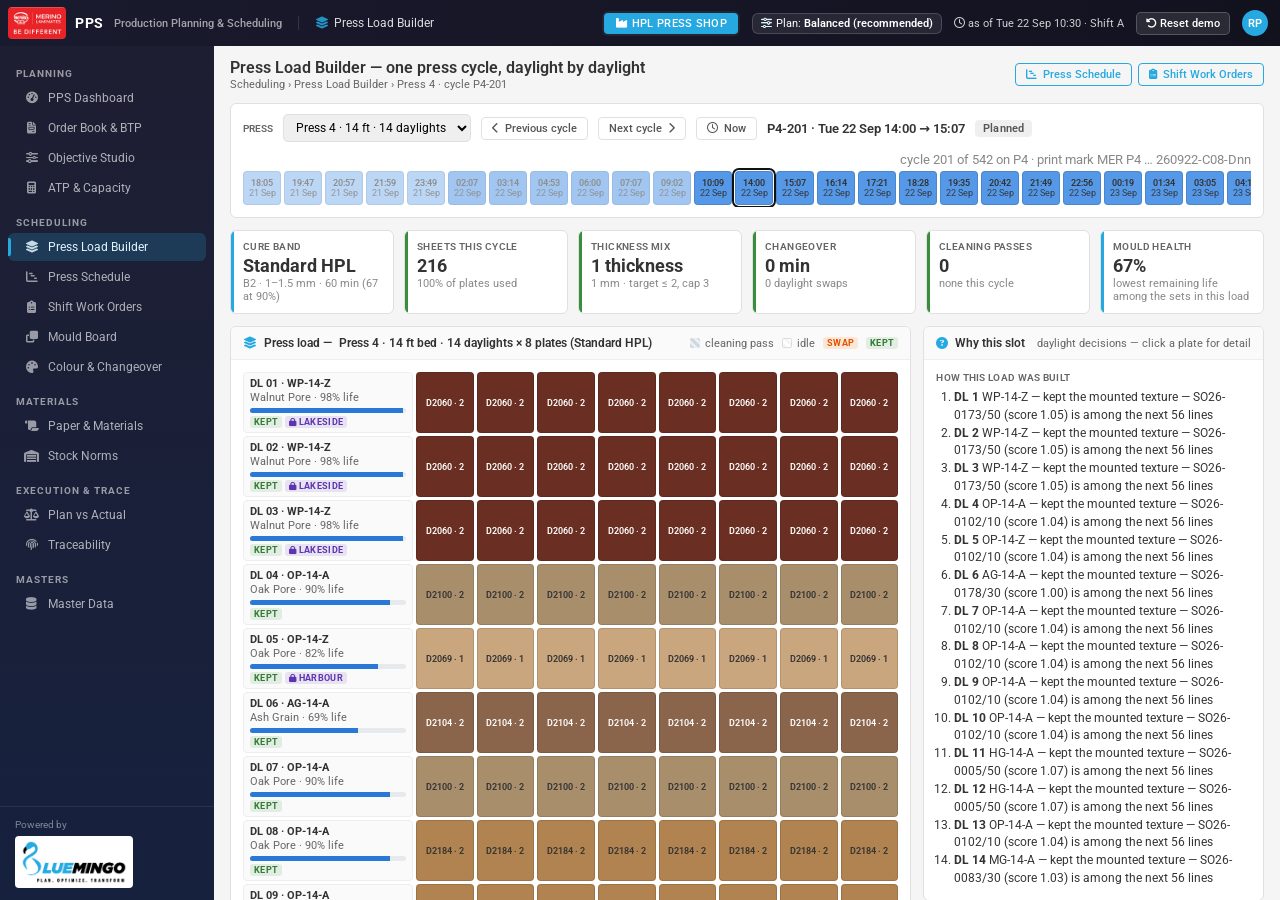
<file: loadbuilder.html>
<!DOCTYPE html>
<html lang="en">
<head>
<meta charset="UTF-8"><meta name="viewport" content="width=device-width,initial-scale=1">
<title>Press Load Builder · Merino PPS</title>
<link rel="icon" href="assets/img/merino-logo.png">
<link rel="stylesheet" href="assets/vendor/roboto/roboto.css"><link rel="stylesheet" href="assets/vendor/fontawesome/css/all.min.css"><link rel="stylesheet" href="assets/mer-shell.css">
<style>
  .ctl { display:flex; gap:10px; align-items:center; flex-wrap:wrap; }
  .ctl select { font:12px 'Roboto'; padding:5px 8px; border:1px solid var(--color-border); border-radius:5px; }
  .strip { display:flex; gap:3px; overflow-x:auto; padding:4px 0 2px; }
  .strip .cy { min-width:38px; height:34px; border-radius:4px; border:1px solid rgba(0,0,0,.12); cursor:pointer; font:600 9px 'Roboto'; display:flex; flex-direction:column; align-items:center; justify-content:center; line-height:1.15; color:#fff; }
  .strip .cy.sel { outline:2px solid #111; outline-offset:1px; } .strip .cy.hist { opacity:.55; } .strip .cy .t { font-weight:400; opacity:.9; }
  .pgrid .dl { grid-template-columns:170px repeat(8,1fr); }
  .dlh .hb { height:5px; background:#e6eaed; border-radius:3px; overflow:hidden; margin-top:3px; } .dlh .hb span { display:block; height:100%; background:#2a78d6; }
  .dlh .tags { display:flex; gap:3px; flex-wrap:wrap; margin-top:2px; }
  .tag { font:700 8.5px 'Roboto'; letter-spacing:.3px; padding:1px 4px; border-radius:3px; text-transform:uppercase; }
  .tag.swap { background:rgba(245,124,0,.14); color:#e65100; } .tag.clean { background:rgba(158,158,158,.16); color:#555; } .tag.kept { background:rgba(56,142,60,.12); color:#2e7d32; } .tag.qc { background:rgba(211,47,47,.12); color:#c62828; } .tag.ded { background:rgba(103,58,183,.12); color:#5e35b1; }
  .pl .sh { font-variant-numeric:tabular-nums; }
  .why-box { font-size:12px; } .why-box .wl { display:grid; grid-template-columns:130px 1fr 48px; gap:6px; align-items:center; margin:4px 0; } .why-box .wb { height:8px; border-radius:4px; background:#2a78d6; }
  .elig { display:flex; gap:4px; flex-wrap:wrap; } .elig .e { font-size:10.5px; padding:2px 6px; border-radius:4px; border:1px solid var(--color-border); } .elig .e.ok { background:#e8f5e9; border-color:#c8e6c9; color:#2e7d32; } .elig .e.no { color:#8a93a0; }
  svg.cut rect.sheet { fill:#fafbfc; stroke:#8a93a0; } svg.cut rect.pc { stroke:#fff; stroke-width:2; } svg.cut text { font:600 10px 'Roboto'; fill:#fff; }
</style>
<script src="assets/mer-nav.js"></script><script src="assets/mer-embed.js"></script>
</head>
<body>
<div class="bm-layout"><main class="bm-content">
  <div class="page-bar">
    <div><h1>Press Load Builder — one press cycle, daylight by daylight</h1><div class="crumb">Scheduling › Press Load Builder › <span id="ctx"></span></div></div>
    <div class="actions"><a class="btn btn-outline btn-sm" href="schedule.html"><i class="fa-solid fa-chart-gantt"></i> Press Schedule</a><a class="btn btn-outline btn-sm" href="workorders.html"><i class="fa-solid fa-clipboard-list"></i> Shift Work Orders</a></div>
  </div>
  <div class="card"><div class="card-body" style="padding:10px 12px">
    <div class="ctl">
      <span class="fl" style="font-size:10px;text-transform:uppercase;font-weight:600;color:var(--color-text-muted)">Press</span><select id="press"></select>
      <button class="btn btn-ghost btn-sm" id="prev"><i class="fa-solid fa-chevron-left"></i> Previous cycle</button>
      <button class="btn btn-ghost btn-sm" id="next">Next cycle <i class="fa-solid fa-chevron-right"></i></button>
      <button class="btn btn-ghost btn-sm" id="now"><i class="fa-regular fa-clock"></i> Now</button>
      <span id="clabel" class="strong"></span><span id="cphase"></span>
      <span class="hint" style="margin-left:auto" id="cmeta"></span>
    </div>
    <div class="strip" id="strip"></div>
  </div></div>
  <div class="kpis" id="kpis"></div>
  <div class="grid-2-1">
    <div class="card">
      <div class="card-head"><i class="fa-solid fa-layer-group"></i> Press load — <span id="gtitle"></span><span class="right legend" id="legend"></span></div>
      <div class="card-body"><div class="pgrid" id="grid"></div>
        <div class="note"><i class="fa-solid fa-circle-info"></i><span>Each row is one <b>daylight</b>: one texture from one mould set (8 plates for thin/standard HPL, 4 / 2 / 1 for compact as the books get thicker). Each cell is one plate, coloured by the decor it presses, with its sheet count — a single-sided plate carries 2 laminates, a double-sided 1, and where two books fit the bed (7 ft on the 14 / 16 ft beds, 8 ft on the 16 ft bed) the plate carries two books side by side. Every daylight in the cycle shares one cure profile, so every sheet is in one cure band; the load keeps its distinct thicknesses at or under the target. Click a plate for <b>why it is here</b>.</span></div>
      </div>
    </div>
    <div>
      <div class="card"><div class="card-head"><i class="fa-solid fa-circle-question"></i> Why this slot <span class="right hint" id="whyhint">click a plate</span></div><div class="card-body why-box" id="why"><div class="empty-state">Pick a plate in the grid to see the line, its score and the rule that put it here.</div></div></div>
      <div class="card"><div class="card-head"><i class="fa-solid fa-scissors"></i> Cut-size nesting <span class="right hint" id="cuthint"></span></div><div class="card-body" id="cut"></div></div>
    </div>
  </div>
</main></div>
<script>window.MER_PAGE='loadbuilder'; window.MER_TITLE='Press Load Builder'; window.MER_ICON='fa-layer-group';</script>
<script src="assets/mer-chrome.js"></script>
<script src="data/mer-data.js"></script><script src="assets/mer-engine.js"></script><script src="assets/mer-core.js"></script>
<script>
  var X = window.MERX, R = null, m = null, press = null, ci = -1, pcs = [], selPlate = null;
  var h0 = X.hashParam();
  function phaseOf(c) { return c.phase === 'P' ? 'Planned' : c.end > X.ASOF ? 'Running now' : 'Actual (history)'; }
  function lineOf(id) { return R.byId[id] || null; }
  function lineDef(id) { var L = R.state.lines[id]; return L ? L.l : null; }
  function render(r) {
    R = r; m = r.m;
    var ps = document.getElementById('press');
    if (!ps.options.length) ps.innerHTML = m.presses.map(function (p) { return '<option value="' + p.id + '">' + p.name + ' · ' + p.bed + ' ft · ' + p.dl + ' daylights</option>'; }).join('');
    if (!press) {   // first view: the 16 ft press (nesting) unless its first planned load is compact — then the next HPL press
      var hp = h0 && h0.split('-')[0];
      press = m.pressById[hp] ? hp : ['P6', 'P4', 'P1', 'P2', 'P3', 'P5'].filter(function (id) { var c1 = r.cycles.filter(function (c) { return c.p === id && c.phase === 'P'; })[0]; return c1 && (c1.band === 'B1' || c1.band === 'B2'); })[0] || 'P6';
    }
    ps.value = press;
    pcs = r.cycles.filter(function (c) { return c.p === press; });
    var want = h0 && h0.indexOf('-') > 0 ? pcs.findIndex(function (c) { return c.id === h0; }) : -1;
    if (want >= 0) { ci = want; h0 = null; }
    else if (ci < 0 || !pcs[ci] || pcs[ci].p !== press) ci = nowIndex();   // first view: the cycle running now
    draw();
  }
  function nowIndex() { var i = pcs.findIndex(function (c) { return c.phase === 'P'; }); return i < 0 ? pcs.length - 1 : i; }   // the next planned load
  function draw() {
    var c = pcs[ci]; if (!c) return;
    var p = m.pressById[c.p], BD = m.bandById[c.band], ppd = BD.ppd;
    document.getElementById('ctx').textContent = p.name + ' · cycle ' + c.id;
    document.getElementById('clabel').textContent = c.id + ' · ' + X.fmt(c.s0) + ' → ' + X.fmtT(c.end);
    var ph = phaseOf(c); document.getElementById('cphase').innerHTML = X.badge(ph === 'Planned' ? 'Planned' : ph === 'Running now' ? 'Running' : 'Done', ph);
    document.getElementById('cmeta').textContent = 'cycle ' + (ci + 1) + ' of ' + pcs.length + ' on ' + p.id + ' · print mark MER ' + c.p + ' … ' + X.yymmdd(c.s0) + '-C' + (c.no < 10 ? '0' : '') + c.no + '-Dnn';
    document.getElementById('prev').disabled = ci <= 0; document.getElementById('next').disabled = ci >= pcs.length - 1;
    // strip of neighbouring cycles
    var a = Math.max(0, ci - 12), b = Math.min(pcs.length, a + 26);
    document.getElementById('strip').innerHTML = pcs.slice(a, b).map(function (x, k) {
      var col = X.COLOR.band[x.band] || '#2a78d6';
      return '<div class="cy' + (a + k === ci ? ' sel' : '') + (x.phase === 'H' && x.end <= X.ASOF ? ' hist' : '') + '" data-i="' + (a + k) + '" style="background:' + col + ';color:' + X.textOn(col) + '" title="' + X.esc(x.id + ' · ' + X.fmt(x.s0) + ' · ' + BDname(x.band) + ' · ' + X.n(x.sheets) + ' sheets') + '">' + X.fmtT(x.s0) + '<span class="t">' + X.fmtDM(x.s0) + '</span></div>';
    }).join('');
    // KPIs for the cycle
    var rowsUsed = c.rows.filter(function (rw) { return rw.s && !rw.clean; }), cleaning = c.rows.filter(function (rw) { return rw.clean; }).length;
    var minH = 1; rowsUsed.forEach(function (rw) { var set = m.sets[rw.s]; if (set && c.setCounters && c.setCounters[rw.s] != null) minH = Math.min(minH, 1 - c.setCounters[rw.s] / set.limit); });
    var capS = 0; c.rows.forEach(function (rw) { if (!rw.s || rw.clean) return; });
    var kp = [
      ['Cure band', BD.name, BD.id + ' · ' + BD.lo + '–' + BD.hi + ' mm · ' + BD.pressMin + ' min (' + BD.eff + ' at 90%)', 'blue'],
      ['Sheets this cycle', X.n(c.sheets), X.pct(c.platesUsed / c.plates, 0) + ' of plates used', 'green'],
      ['Thickness mix', c.thick.length + ' thickness' + (c.thick.length === 1 ? '' : 'es'), (c.thick.join(' / ') || '—') + ' mm · target ≤ ' + m.mixTarget + ', cap ' + m.mixCap, c.thick.length > m.mixTarget ? 'amber' : 'green'],
      ['Changeover', X.dur(c.chg), c.swaps + ' daylight swap' + (c.swaps === 1 ? '' : 's') + (c.bandChg ? ' + cure-band change' : ''), c.chg ? 'amber' : 'green'],
      ['Cleaning passes', cleaning, cleaning ? 'daylights resetting a dirty set' : 'none this cycle', cleaning ? 'grey' : 'green'],
      ['Mould health', rowsUsed.length ? X.pct(minH, 0) : '—', 'lowest remaining life among the sets in this load', minH < 0.5 ? 'amber' : 'blue']
    ];
    document.getElementById('kpis').innerHTML = kp.map(function (k) { return '<div class="kpi ' + k[3] + '"><div class="k">' + k[0] + '</div><div class="v" style="font-size:18px">' + X.esc(k[1]) + '</div><div class="s">' + X.esc(k[2]) + '</div></div>'; }).join('');
    document.getElementById('gtitle').textContent = p.name + ' · ' + p.bed + ' ft bed · ' + p.dl + ' daylights × ' + ppd + ' plate' + (ppd > 1 ? 's' : '') + ' (' + BD.name + ')';
    document.getElementById('legend').innerHTML = '<span><i style="background:repeating-linear-gradient(45deg,#cfd8dc 0 3px,#eceff1 3px 6px)"></i>cleaning pass</span><span><i style="background:repeating-linear-gradient(45deg,#f4f5f7 0 3px,#fff 3px 6px);border:1px solid #ddd"></i>idle</span><span class="tag swap">swap</span><span class="tag kept">kept</span>';
    // grid
    var span = 8 / ppd, html = '';
    c.rows.forEach(function (rw, r) {
      var set = rw.s ? m.sets[rw.s] : null, hl = set && c.setCounters && c.setCounters[rw.s] != null ? 1 - c.setCounters[rw.s] / set.limit : null;
      var qc = (c.qc || []).filter(function (q) { return q.row === r; })[0];
      var tags = (rw.swap ? '<span class="tag swap">swap</span>' : rw.s ? '<span class="tag kept">kept</span>' : '') + (rw.clean ? '<span class="tag clean">cleaning</span>' : '') + (set && set.dedicatedTo ? '<span class="tag ded" title="dedicated to ' + X.esc(X.custName(set.dedicatedTo)) + ' on ' + set.pressLock + '"><i class="fa-solid fa-lock"></i> ' + X.esc(X.custName(set.dedicatedTo).split(' ')[0]) + '</span>' : '') + (qc ? '<span class="tag qc" title="' + X.esc(qc.defect) + '">QC −' + qc.sheets + '</span>' : '');
      html += '<div class="dl"><div class="dlh' + (rw.swap ? ' chg' : '') + (rw.clean ? ' clean' : '') + '" title="' + X.esc(rw.why || '') + '"><b>DL ' + (r < 9 ? '0' : '') + (r + 1) + (rw.s ? ' · ' + rw.s : '') + '</b><span class="ms">' + (rw.f ? X.esc(X.finishName(rw.f)) : 'idle') + (hl != null ? ' · ' + X.pct(hl, 0) + ' life' : '') + '</span>' + (hl != null ? '<div class="hb"><span style="width:' + Math.round(hl * 100) + '%;background:' + (hl < 0.3 ? '#d32f2f' : hl < 0.5 ? '#f57c00' : '#2a78d6') + '"></span></div>' : '') + '<div class="tags">' + tags + '</div></div>';
      for (var k = 0; k < ppd; k++) {
        var x = rw.pl[k], st = 'grid-column:span ' + span;
        if (rw.clean) { html += '<div class="pl cleaning" style="' + st + '" title="cleaning pass — no output"></div>'; continue; }
        if (!x) { html += '<div class="pl empty" style="' + st + '" title="' + (rw.s ? 'spare plate' : 'idle daylight') + '"></div>'; continue; }
        var ln = lineOf(x[0]), def = lineDef(x[0]), sk = m.skus[(ln || def || {}).skuId], dc = X.decor(sk ? sk.decorId : null), col = dc.hex, tc = X.textOn(col);
        var nest = sk ? m.nest(sk.sizeId, p.bed) : 1, sel = selPlate && selPlate.c === ci && selPlate.r === r && selPlate.k === k;
        var tip = (sk ? dc.name + ' — ' + X.skuText(m, sk.id) : '') + '\n' + x[0] + (ln && ln.cust ? ' · ' + X.custName(ln.cust) : ' · stock norm') + '\n' + x[1] + ' sheet' + (x[1] > 1 ? 's' : '') + (nest > 1 ? ' · two books side by side' : '');
        var label = (sk ? sk.decorId : '') + ' · ' + x[1];
        html += '<div class="pl' + (nest > 1 ? ' nest' : '') + (sel ? ' sel' : '') + '" style="' + st + ';background:' + col + ';color:' + tc + '" data-r="' + r + '" data-k="' + k + '" title="' + X.esc(tip) + '">' +
          (nest > 1 ? '<div class="sh"><span class="half">' + X.esc(label) + '</span><span class="half">×2</span></div>' : '<div class="sh">' + X.esc(label) + '</div>') + '</div>';
      }
      html += '</div>';
    });
    document.getElementById('grid').innerHTML = html;
    if (selPlate && selPlate.c === ci) why(selPlate.r, selPlate.k); else { document.getElementById('why').innerHTML = rowWhyList(c); document.getElementById('whyhint').textContent = 'daylight decisions — click a plate for detail'; }
    cutPanel(c);
  }
  function BDname(b) { var x = m.bandById[b]; return x ? x.name : b; }
  function rowWhyList(c) {
    return '<div class="sub-title">How this load was built</div><ol style="margin:0;padding-left:18px;font-size:11.5px;line-height:1.55">' + c.rows.map(function (rw, r) { return rw.s ? '<li><b>DL ' + (r + 1) + '</b> ' + X.esc(rw.s) + ' — ' + X.esc(rw.why || '') + '</li>' : ''; }).join('') + '</ol>';
  }
  function why(r, k) {
    var c = pcs[ci], rw = c.rows[r], x = rw.pl[k]; if (!x) return;
    var ln = lineOf(x[0]), def = lineDef(x[0]), sk = m.skus[(ln || def).skuId], dc = X.decor(sk.decorId), p = m.pressById[c.p];
    var parts = X.E.scoreParts(m, def, c.start, c.phase === 'H' ? { mode: 'sequence' } : R.W, null);
    var h = '<div style="display:flex;gap:10px;align-items:center;margin-bottom:8px">' + X.swatch(sk.decorId) + '<div><div class="strong">' + X.esc(dc.name) + ' <span class="hint">' + sk.decorId + ' · shade ' + dc.shade + '/10</span></div><div class="hint small">' + X.esc(X.skuText(m, sk.id)) + '</div></div></div>';
    h += '<div class="kv"><div class="k">Line</div><div class="v"><a href="orders.html#' + encodeURIComponent(x[0]) + '">' + X.esc(x[0]) + '</a> ' + X.cls(def.cls, def.rush) + '</div>' +
      '<div class="k">Customer</div><div class="v">' + X.esc(def.norm ? 'Stock norm replenishment' : X.custName(def.cust)) + '</div>' +
      (def.norm ? '' : '<div class="k">Due</div><div class="v">' + X.fmtD(def.due) + ' · ' + (ln ? X.badge(ln.status) : '') + '</div>') +
      '<div class="k">On this plate</div><div class="v">' + x[1] + ' sheet' + (x[1] > 1 ? 's' : '') + ' · daylight ' + (r + 1) + ', plate ' + (k + 1) + '</div>' +
      '<div class="k">Print mark</div><div class="v mono">' + X.esc(X.printMark(c, r)) + '</div>' +
      '<div class="k">Daylight rule</div><div class="v">' + X.esc(rw.why || '') + '</div></div>';
    if (parts.mode === 'weighted') {
      var mx = Math.max(0.01, parts.parts.profit, parts.parts.dates, parts.parts.delay, parts.parts.norms);
      h += '<div class="sub-title" style="margin-top:10px">Score at ' + X.fmt(c.start) + ' — ' + parts.total.toFixed(2) + (parts.rush ? ' (rush flag)' : '') + '</div>' +
        [['Dates (committed + urgency)', parts.parts.dates], ['Delay penalty', parts.parts.delay], ['Profit (margin × nearness)', parts.parts.profit], ['Stock norm', parts.parts.norms]].map(function (q) {
          return '<div class="wl"><span>' + q[0] + '</span><span><span class="wb" style="display:block;width:' + Math.round(q[1] / mx * 100) + '%"></span></span><span class="mono right-al">' + q[1].toFixed(2) + '</span></div>'; }).join('') +
        '<div class="hint small">Days to spare after pressing + finishing: ' + parts.slackDays.toFixed(1) + '. Weights: ' + R.W.profit + ' / ' + R.W.dates + ' / ' + R.W.norms + ' / ' + R.W.changeover + ' / ' + R.W.mix + '.</div>';
    } else h += '<div class="sub-title" style="margin-top:10px">Priority</div><div class="small">' + X.esc(parts.text) + (c.phase === 'H' ? ' — history is planned the way Merino plans today.' : '') + '</div>';
    // eligibility
    h += '<div class="sub-title" style="margin-top:10px">Eligible presses (from attributes)</div><div class="elig">' + m.presses.map(function (q) {
      var ok = sk.presses.indexOf(q.id) >= 0, why2 = ok ? (m.nest(sk.sizeId, q.bed) > 1 ? 'fits · 2 books per plate' : 'fits') : X.E.whyNot(m, sk, q).join('; ');
      return '<span class="e ' + (ok ? 'ok' : 'no') + '" title="' + X.esc(why2) + '">' + q.id + (ok ? ' ✓' : ' ✗') + '</span>'; }).join('') + '</div>';
    var set = m.sets[rw.s], hl = c.setCounters && c.setCounters[rw.s] != null ? 1 - c.setCounters[rw.s] / set.limit : null;
    h += '<div class="sub-title" style="margin-top:10px">Mould set ' + X.esc(rw.s) + '</div><div class="small">' + X.esc(X.finishName(set.finishId)) + ' · ' + set.bed + ' ft · ' + set.plates + ' plates' + (hl != null ? ' · ' + X.pct(hl, 0) + ' life left after this cycle' : '') +
      ' · this line needs ≥ ' + X.pct(def.minH, 0) + ' (class ' + def.hc + ')' + (set.dedicatedTo ? ' · <b>dedicated</b> to ' + X.esc(X.custName(set.dedicatedTo)) + ' on ' + set.pressLock : '') + '</div>';
    document.getElementById('why').innerHTML = h; document.getElementById('whyhint').textContent = x[0];
    if (ln && ln.cutPlan) cutPanel(pcs[ci], ln);
  }
  // cut-size nesting: pieces packed into the sheet by the same shelf rule the order quantity was computed with
  function shelf(L, Wd, pieces) {
    var placed = [], y = 0, kerf = 4, order = pieces.slice().sort(function (a, b) { return b.h - a.h; });
    for (var guard = 0; guard < 50; guard++) {
      var prog = false;
      for (var i = 0; i < order.length; i++) { var pc = order[i], ph = Math.min(pc.w, pc.h), pw = Math.max(pc.w, pc.h); if (y + ph > Wd) continue;
        var nn = Math.floor((L + kerf) / (pw + kerf)); if (nn <= 0) continue;
        for (var j = 0; j < nn; j++) placed.push({ x: j * (pw + kerf), y: y, w: pw, h: ph, name: pc.name }); y += ph + kerf; prog = true; if (y >= Wd) break; }
      if (!prog || y >= Wd) break;
    }
    return placed;
  }
  function cutPanel(c, pick) {
    var el = document.getElementById('cut'), ln = pick;
    if (!ln) { var ids = {}; c.rows.forEach(function (rw) { rw.pl.forEach(function (x) { ids[x[0]] = 1; }); }); ln = Object.keys(ids).map(lineOf).filter(function (l) { return l && l.cutPlan; })[0]; }
    if (!ln) {
      var any = R.lines.filter(function (l) { return l.cutPlan; });
      el.innerHTML = '<div class="small">No custom cut-piece order in this load. ' + any.length + ' OEM lines carry cut plans — their sheet quantity is what the pieces need after nesting:</div><div style="margin-top:6px;display:flex;gap:5px;flex-wrap:wrap">' +
        any.slice(0, 12).map(function (l) { return '<a class="chip" href="#" data-cut="' + X.esc(l.id) + '">' + X.esc(l.id) + '</a>'; }).join('') + '</div>';
      document.getElementById('cuthint').textContent = 'req 2c';
      return;
    }
    var sk = m.skus[ln.skuId], size = m.sizes[sk.sizeId], cp = ln.cutPlan, placed = shelf(size.len, size.wid, cp.pieces);
    var sc = 300 / size.len, H = size.wid * sc, used = placed.reduce(function (a, q) { return a + q.w * q.h; }, 0), pal = ['#2a78d6', '#eb6834', '#1baf7a'];
    var names = cp.pieces.map(function (q) { return q.name; });
    el.innerHTML = '<div class="small"><b>' + X.esc(ln.id) + '</b> — ' + X.esc(X.custName(ln.cust)) + ' · ' + X.n(cp.piecesOrdered) + ' pieces → <b>' + X.n(ln.qty) + ' sheets</b> at ' + cp.piecesPerSheet + ' pieces / sheet · yield ' + X.pct(used / (size.len * size.wid), 0) + '</div>' +
      '<svg class="cut" width="100%" viewBox="0 0 304 ' + (H + 4) + '" style="margin-top:6px"><rect class="sheet" x="2" y="2" width="300" height="' + H + '" rx="2"/>' +
      placed.map(function (q) { var i = names.indexOf(q.name); return '<rect class="pc" x="' + (2 + q.x * sc) + '" y="' + (2 + q.y * sc) + '" width="' + (q.w * sc) + '" height="' + (q.h * sc) + '" fill="' + pal[i % 3] + '"><title>' + X.esc(q.name + ' ' + q.w + ' × ' + q.h + ' mm') + '</title></rect>'; }).join('') + '</svg>' +
      '<div class="legend" style="margin-top:6px">' + cp.pieces.map(function (q, i) { return '<span><i style="background:' + pal[i % 3] + '"></i>' + X.esc(q.name) + ' ' + q.w + '×' + q.h + ' · ' + q.perSheet + '/sheet</span>'; }).join('') + '</div>';
    document.getElementById('cuthint').textContent = X.sizeLabel(sk.sizeId) + ' sheet · guillotine shelf nesting';
  }
  document.getElementById('press').addEventListener('change', function () { press = this.value; pcs = R.cycles.filter(function (c) { return c.p === press; }); ci = nowIndex(); selPlate = null; draw(); });
  document.getElementById('prev').addEventListener('click', function () { if (ci > 0) { ci--; selPlate = null; draw(); } });
  document.getElementById('next').addEventListener('click', function () { if (ci < pcs.length - 1) { ci++; selPlate = null; draw(); } });
  document.getElementById('now').addEventListener('click', function () { ci = nowIndex(); selPlate = null; draw(); });
  document.getElementById('strip').addEventListener('click', function (e) { var d = e.target.closest('[data-i]'); if (d) { ci = +d.getAttribute('data-i'); selPlate = null; draw(); } });
  document.getElementById('grid').addEventListener('click', function (e) { var d = e.target.closest('.pl[data-r]'); if (!d) return; selPlate = { c: ci, r: +d.getAttribute('data-r'), k: +d.getAttribute('data-k') }; document.querySelectorAll('.pl.sel').forEach(function (q) { q.classList.remove('sel'); }); d.classList.add('sel'); why(selPlate.r, selPlate.k); });
  document.getElementById('cut').addEventListener('click', function (e) { var a = e.target.closest('[data-cut]'); if (!a) return; e.preventDefault(); var ln = R.byId[a.getAttribute('data-cut')]; if (!ln) return;
    var idx = ln.cycles.length ? ln.cycles[ln.cycles.length - 1] : null; if (idx != null) { var c = R.cycles[idx]; press = c.p; document.getElementById('press').value = press; pcs = R.cycles.filter(function (q) { return q.p === press; }); ci = pcs.indexOf(c); draw(); } cutPanel(pcs[ci], ln); });
  window.addEventListener('mer:navigate', function (e) { h0 = e.detail; press = null; render(R); });
  X.withPlan(render); X.whenPlanChanges(render);
</script>
</body>
</html>
</file>
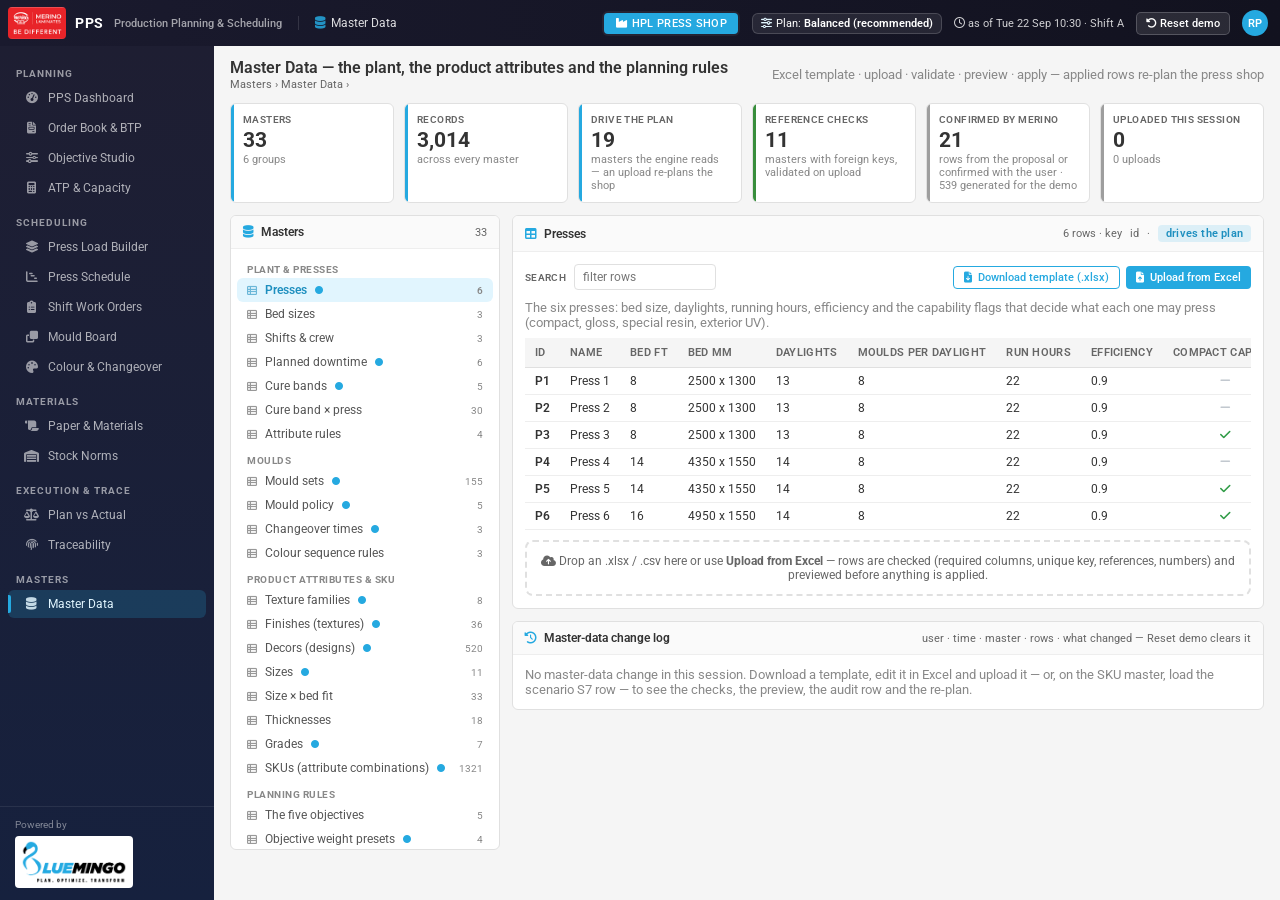
<file: masters.html>
<!DOCTYPE html>
<html lang="en">
<head>
<meta charset="UTF-8"><meta name="viewport" content="width=device-width,initial-scale=1">
<title>Master Data · Merino PPS</title>
<link rel="icon" href="assets/img/merino-logo.png">
<link rel="stylesheet" href="assets/vendor/roboto/roboto.css"><link rel="stylesheet" href="assets/vendor/fontawesome/css/all.min.css"><link rel="stylesheet" href="assets/mer-shell.css">
<style>
  .mnav { display:flex; flex-direction:column; max-height:calc(100vh - 300px); overflow:auto; }
  .mnav .g { font:700 10px 'Roboto'; letter-spacing:.5px; text-transform:uppercase; color:var(--color-text-hint); padding:9px 10px 3px; }
  .mnav a { display:flex; align-items:center; gap:8px; padding:5px 10px; border-radius:6px; font-size:12px; color:var(--color-text-secondary); cursor:pointer; text-decoration:none; }
  .mnav a:hover { background:#f1f5f8; } .mnav a.active { background:var(--color-primary-light); color:var(--color-primary-dark); font-weight:600; }
  .mnav a .n { margin-left:auto; font-size:10px; color:var(--color-text-hint); font-variant-numeric:tabular-nums; }
  .mnav a .eng { color:var(--color-primary); font-size:8px; }
  #view .tbl-wrap { max-height:440px; } td.bool { text-align:center; } .ok { color:#2e9b45; } .no { color:#c2c8cf; }
  .mx td.y { background:#e8f5e9; color:#2e7d32; text-align:center; font-weight:700; } .mx td.nn { background:#fafafa; color:#c2c8cf; text-align:center; }
  .prev tr.ERROR td { background:#fff5f5; } .prev tr.NEW td { background:#f1f8f1; } .prev tr.UPDATE td { background:#fff8e1; }
  .drop { border:2px dashed var(--color-border); border-radius:8px; padding:12px; text-align:center; color:var(--color-text-muted); font-size:12px; margin-top:10px; } .drop.over { border-color:var(--color-primary); background:var(--color-primary-light); }
  .badge.b-new { background:#e8f5e9; color:#2e7d32; } .badge.b-upd { background:#fff8e1; color:#b25f00; }
  .src { font-size:10px; padding:1px 6px; border-radius:4px; background:#eef2f5; color:#42556b; white-space:nowrap; }
  .src.c { background:#e8f5e9; color:#2e7d32; }
  .sub-title { font:600 11px 'Roboto'; text-transform:uppercase; letter-spacing:.3px; color:var(--color-text-muted); margin:6px 0; }
</style>
<script src="assets/mer-nav.js"></script><script src="assets/mer-embed.js"></script>
</head>
<body>
<div class="bm-layout"><main class="bm-content">
  <div class="page-bar">
    <div><h1>Master Data — the plant, the product attributes and the planning rules</h1><div class="crumb">Masters › Master Data › <span id="ctx"></span></div></div>
    <div class="actions"><span class="hint">Excel template · upload · validate · preview · apply — applied rows re-plan the press shop</span></div>
  </div>
  <div class="kpis" id="kpis"></div>
  <div class="grid-1-2" style="grid-template-columns:270px 1fr">
    <div class="card"><div class="card-head"><i class="fa-solid fa-database"></i> Masters <span class="right" id="mcount"></span></div><div class="card-body mnav" id="mnav" style="padding:6px"></div></div>
    <div>
      <div class="card">
        <div class="card-head"><i class="fa-solid fa-table"></i> <span id="mtitle"></span> <span class="right" id="mmeta"></span></div>
        <div class="card-body">
          <div class="filters"><span class="fl">Search</span><input id="q" placeholder="filter rows" size="18"><span style="margin-left:auto;display:flex;gap:6px;flex-wrap:wrap"><button class="btn btn-outline btn-sm" id="sample" style="display:none"><i class="fa-solid fa-wand-magic-sparkles"></i> Load the scenario S7 row</button><button class="btn btn-outline btn-sm" id="dl"><i class="fa-solid fa-file-arrow-down"></i> Download template (.xlsx)</button><button class="btn btn-primary btn-sm" id="ul"><i class="fa-solid fa-file-arrow-up"></i> Upload from Excel</button><input type="file" id="file" accept=".xlsx,.xls,.csv" style="display:none"></span></div>
          <div class="hint" id="mdesc" style="margin-bottom:8px"></div>
          <div id="view"></div>
          <div class="drop" id="drop"><i class="fa-solid fa-cloud-arrow-up"></i> Drop an .xlsx / .csv here or use <b>Upload from Excel</b> — rows are checked (required columns, unique key, references, numbers) and previewed before anything is applied.</div>
        </div>
      </div>
      <div class="card" id="prevcard" style="display:none"><div class="card-head"><i class="fa-solid fa-list-check"></i> Upload preview — <span id="pfile"></span> <span class="right" id="pmeta"></span></div><div class="card-body"><div class="tbl-wrap" style="max-height:320px"><table class="tbl prev" id="prev"></table></div><div style="margin-top:10px;display:flex;gap:8px;align-items:center;flex-wrap:wrap"><button class="btn btn-success btn-sm" id="apply"><i class="fa-solid fa-check"></i> Apply valid rows and re-plan</button><button class="btn btn-outline btn-sm" id="cancel">Discard</button><span class="hint" id="pnote"></span></div></div></div>
      <div class="card" id="skucard" style="display:none"><div class="card-head"><i class="fa-solid fa-wand-magic-sparkles"></i> What the new SKU inherited</div><div class="card-body" id="skunew"></div></div>
      <div class="card"><div class="card-head"><i class="fa-solid fa-clock-rotate-left"></i> Master-data change log <span class="right hint">user · time · master · rows · what changed — Reset demo clears it</span></div><div class="card-body" id="audit"></div></div>
    </div>
  </div>
</main></div>
<script>window.MER_PAGE='masters'; window.MER_TITLE='Master Data'; window.MER_ICON='fa-database';</script>
<script src="assets/mer-chrome.js"></script>
<script src="data/mer-data.js"></script><script src="assets/mer-engine.js"></script><script src="assets/mer-core.js"></script><script src="assets/vendor/xlsx.full.min.js"></script>
<script>
  var X = window.MERX, D = X.D, esc = X.esc, $ = function (id) { return document.getElementById(id); };
  // masters that the planning engine reads: an applied row re-plans the press shop
  var ENGINE = { presses: 1, downtime: 1, cureBands: 1, sizes: 1, textureFamilies: 1, finishes: 1, decors: 1, grades: 1, customers: 1, mouldPolicy: 1, mouldSets: 1, changeover: 1, thicknessMix: 1, delayPenalty: 1, releaseWindow: 1, weights: 1, skus: 1, stockNorms: 1, papers: 1 };
  var CAT = [
    { grp: 'Plant & presses', items: [
      { key: 'presses', title: 'Presses', req: ['id', 'name', 'bedFt', 'daylights'], desc: 'The six presses: bed size, daylights, running hours, efficiency and the capability flags that decide what each one may press (compact, gloss, special resin, exterior UV).' },
      { key: 'bedSizes', title: 'Bed sizes', req: ['id', 'lenMm', 'widMm'], desc: 'Usable platen size per bed class; a product fits only if its length fits the bed (directional), and two books nest when the length fits twice.' },
      { key: 'shifts', title: 'Shifts & crew', req: ['id', 'start', 'end'], desc: 'Shift calendar A / B / C with in-charge and relief — stamped on every cycle and work order.' },
      { key: 'downtime', title: 'Planned downtime', req: ['id', 'pressId', 'start', 'durationMin'], refs: { pressId: 'presses' }, desc: 'The daily maintenance window per press (22 running hours), staggered so the shop never loses two presses at once.' },
      { key: 'cureBands', title: 'Cure bands', req: ['id', 'name', 'thicknessMm', 'pressMin', 'platesPerDaylight'], desc: 'One cure profile per press cycle: thickness range, press minutes and how many plates a daylight takes. This is what makes capacity depend on the mix.' },
      { key: 'bandPress', title: 'Cure band × press', req: ['id', 'bandId', 'pressId'], refs: { bandId: 'cureBands', pressId: 'presses' }, matrix: ['bandId', 'pressId', 'allowed'], desc: 'Which cure bands a press may run — compact bands only on the compact-capable presses.' },
      { key: 'pressRules', title: 'Attribute rules', req: ['id', 'rule'], desc: 'The attribute restrictions behind eligibility: compact only on compact presses, gloss only where the polished plates are handled, FR / CR on the special-resin presses, exterior UV where the line exists.' }
    ] },
    { grp: 'Moulds', items: [
      { key: 'mouldSets', title: 'Mould sets', req: ['id', 'finishId', 'bedFt', 'plates'], refs: { finishId: 'finishes', pressLock: 'presses' }, desc: 'Every set of press plates: its texture, the bed it is sized for, how many plates it has, its life limit and counter, and the customer it is dedicated to (with the press it is locked to).' },
      { key: 'mouldPolicy', title: 'Mould policy', req: ['id', 'value'], desc: 'Life limit, refurbishment turnaround and the health thresholds that decide what a worn set may still press (class A / B / C).' },
      { key: 'changeover', title: 'Changeover times', req: ['id', 'minutes'], desc: 'What a daylight texture swap and a cure-band change cost, and how a light-to-dark reset is taken (a cleaning pass).' },
      { key: 'sequenceRules', title: 'Colour sequence rules', req: ['id', 'rule'], desc: 'Light-to-dark on a set, the cleaning-pass reset and the shade index the decors carry.' }
    ] },
    { grp: 'Product attributes & SKU', items: [
      { key: 'textureFamilies', title: 'Texture families', req: ['id', 'name', 'healthClass'], desc: 'The eight families a finish belongs to, each with the mould-health class its look demands.' },
      { key: 'finishes', title: 'Finishes (textures)', req: ['id', 'name', 'familyId'], refs: { familyId: 'textureFamilies' }, desc: 'The 36 textures. One finish = one mould family; a daylight carries one texture at a time.' },
      { key: 'decors', title: 'Decors (designs)', req: ['id', 'name', 'shade'], desc: 'Every design with its family, shade index 1–10 (light to dark), colour and its decor paper.' },
      { key: 'sizes', title: 'Sizes', req: ['id', 'label', 'lenMm', 'widMm'], desc: 'The eleven sheet sizes; the length decides which bed a sheet fits and whether two books nest on one plate.' },
      { key: 'sizeFit', title: 'Size × bed fit', req: ['id', 'sizeId', 'bed'], refs: { sizeId: 'sizes' }, matrix: ['sizeId', 'bed', 'perPlate'], desc: 'Books per plate by size and bed — 0 where the sheet does not fit, 2 where two books nest.' },
      { key: 'thicknesses', title: 'Thicknesses', req: ['id', 'mm', 'bandId'], refs: { bandId: 'cureBands' }, desc: 'The eighteen thicknesses with their cure band and the kraft plies a book needs — the book-building recipe.' },
      { key: 'grades', title: 'Grades', req: ['id', 'name'], desc: 'General purpose, post-forming, anti-bacterial, fire retardant, chemical resistant, compact and exterior compact.' },
      { key: 'skus', title: 'SKUs (attribute combinations)', req: ['id', 'decorId', 'finishId', 'mm', 'sizeId', 'gradeId'], refs: { decorId: 'decors', finishId: 'finishes', sizeId: 'sizes', gradeId: 'grades' }, desc: 'A SKU is only its attributes — decor, finish, thickness, size, grade, sides. Presses, mould sets, cure band and mould-health class are derived from those attributes, never mapped by hand, so a new SKU is runnable the moment it is uploaded.' }
    ] },
    { grp: 'Planning rules', items: [
      { key: 'objectives', title: 'The five objectives', req: ['id', 'label'], desc: 'Profitability, committed dates, stock norms, changeovers, thickness mix — the five the plan balances.' },
      { key: 'weights', title: 'Objective weight presets', req: ['id', 'label', 'mode'], desc: 'Merino today (the fixed sequence) and the weighted presets. Change a weight here or in the Objective Studio and the whole plan re-runs.' },
      { key: 'delayPenalty', title: 'Delay penalty', req: ['id', 'rsPerLineDay'], desc: 'Rupees per line-day late by order class — what the plan is willing to pay to protect a committed date.' },
      { key: 'releaseWindow', title: 'Release window', req: ['id', 'days'], desc: 'How many days before its due date a line may be pressed. Nobody presses a container order a month early: finished-goods space and working capital. The capacity left over goes to stock norms.' },
      { key: 'thicknessMix', title: 'Thickness mix', req: ['id', 'value'], desc: 'Distinct thicknesses in one press load: the target the plan aims for and the hard cap book building can still handle.' },
      { key: 'normBands', title: 'Stock-norm bands', req: ['id'], desc: 'The colour bands of the buffer: black, red, yellow, green, blue.' },
      { key: 'stockNorms', title: 'Stock norms (make-to-stock SKUs)', req: ['id', 'skuId', 'normSheets', 'usePerDay'], refs: { skuId: 'skus' }, desc: 'The norm (buffer target) and daily draw per make-to-stock SKU, with the on-hand at the start of the record.' }
    ] },
    { grp: 'Materials & partners', items: [
      { key: 'papers', title: 'Decor paper', req: ['id', 'decorId', 'supplierId', 'leadDays'], refs: { decorId: 'decors', supplierId: 'suppliers' }, desc: 'One paper per design: supplier, source, lead time, stock at the start of the record and reorder quantity. Paper gates the press.' },
      { key: 'materials', title: 'Other materials', req: ['id', 'name', 'kind'], refs: { supplierId: 'suppliers' }, desc: 'Overlay, kraft, resins and consumables with stock and daily use.' },
      { key: 'suppliers', title: 'Suppliers', req: ['id', 'name', 'country'], desc: 'Decor paper, kraft and resin suppliers with lead times and transit (fictional).' },
      { key: 'customers', title: 'Customers', req: ['id', 'name', 'segment'], desc: 'Export, OEM, dealer and project customers (fictional), with the dedicated mould sets some of them have.' }
    ] },
    { grp: 'Traceability & access', items: [
      { key: 'printMark', title: 'Print-mark format', req: ['id', 'value'], desc: 'What is stamped on the back of every sheet at book building — press, mould set, date, cycle of the day and daylight.' },
      { key: 'roles', title: 'Roles & rights', req: ['id', 'role'], desc: 'Who may plan, confirm, upload masters and see what.' },
      { key: 'users', title: 'Users', req: ['id', 'name', 'roleId'], refs: { roleId: 'roles' }, desc: 'Users with their role (fictional).' }
    ] }
  ];
  var ALL = []; CAT.forEach(function (g) { g.items.forEach(function (x) { x.grp = g.grp; x.kf = x.kf || 'id'; x.engine = !!ENGINE[x.key]; ALL.push(x); }); });
  var BY = {}; ALL.forEach(function (x) { BY[x.key] = x; });
  var ov = X.State.get('masters', {}), audit = X.State.get('masterAudit', []);
  function rowsOf(mst) {
    var base = (D.m[mst.key] || []).map(function (r) { return Object.assign({}, r); }), o = ov[mst.key];
    if (!o || !o.rows) return base;
    var idx = {}; base.forEach(function (r, i) { idx[r[mst.kf]] = i; });
    o.rows.forEach(function (r) { if (r[mst.kf] in idx) base[idx[r[mst.kf]]] = Object.assign({}, base[idx[r[mst.kf]]], r, { _ov: 'UPDATED' }); else base.push(Object.assign({}, r, { _ov: 'NEW' })); });
    return base;
  }
  var cur = BY.presses, h = X.hashParam(); if (h && BY[h]) cur = BY[h];

  function kpis() {
    var recs = ALL.reduce(function (a, x) { return a + rowsOf(x).length; }, 0);
    var conf = 0, gen = 0;
    ALL.forEach(function (x) { rowsOf(x).forEach(function (r) { if (typeof r.source === 'string') { if (r.source.indexOf('CONFIRMED') >= 0) conf++; else gen++; } }); });
    var up = audit.reduce(function (a, x) { return a + x.rows; }, 0);
    $('kpis').innerHTML = [
      ['Masters', ALL.length, CAT.length + ' groups', 'blue'],
      ['Records', X.n(recs), 'across every master', 'blue'],
      ['Drive the plan', ALL.filter(function (x) { return x.engine; }).length, 'masters the engine reads — an upload re-plans the shop', 'brand'],
      ['Reference checks', ALL.filter(function (x) { return x.refs; }).length, 'masters with foreign keys, validated on upload', 'green'],
      ['Confirmed by Merino', conf, 'rows from the proposal or confirmed with the user · ' + gen + ' generated for the demo', 'grey'],
      ['Uploaded this session', X.n(up), audit.length + ' upload' + (audit.length === 1 ? '' : 's'), up ? 'amber' : 'grey']
    ].map(function (q) { return '<div class="kpi ' + q[3] + '"><div class="k">' + q[0] + '</div><div class="v">' + q[1] + '</div><div class="s">' + q[2] + '</div></div>'; }).join('');
  }
  function nav() {
    $('mcount').textContent = ALL.length;
    $('mnav').innerHTML = CAT.map(function (g) {
      return '<div class="g">' + esc(g.grp) + '</div>' + g.items.map(function (x) {
        return '<a class="' + (x.key === cur.key ? 'active' : '') + '" data-m="' + x.key + '" title="' + esc(x.desc) + '"><i class="fa-solid fa-table-list" style="font-size:10px;opacity:.6"></i>' + esc(x.title) + (x.engine ? ' <i class="fa-solid fa-circle eng" title="the planning engine reads this master"></i>' : '') + '<span class="n">' + rowsOf(x).length + '</span></a>';
      }).join('');
    }).join('');
  }
  function label(k) { return k.replace(/([A-Z])/g, ' $1').replace(/^./, function (c) { return c.toUpperCase(); }).replace(/ Id$/, ' id'); }
  function cell(v) {
    if (v === true) return '<i class="fa-solid fa-check ok"></i>'; if (v === false) return '<i class="fa-solid fa-minus no"></i>';
    if (v == null || v === '') return '<span class="hint">—</span>';
    if (Array.isArray(v)) return esc(v.join(', ')); if (typeof v === 'object') return '<span class="mono small">' + esc(JSON.stringify(v)) + '</span>';
    if (typeof v === 'string' && /^(CONFIRMED|GENERATED)/.test(v)) return '<span class="src ' + (v.indexOf('CONFIRMED') === 0 ? 'c' : '') + '">' + esc(v) + '</span>';
    return esc(v);
  }
  function render() {
    kpis(); nav();
    var rows = rowsOf(cur), q = ($('q').value || '').toLowerCase();
    if (q) rows = rows.filter(function (r) { return JSON.stringify(r).toLowerCase().indexOf(q) >= 0; });
    $('mtitle').textContent = cur.title; $('mdesc').textContent = cur.desc;
    $('mmeta').innerHTML = X.n(rows.length) + ' rows · key <span class="mono">' + esc(cur.kf) + '</span>' + (cur.refs ? ' · references ' + Object.keys(cur.refs).map(function (k) { return k + ' → ' + cur.refs[k]; }).join(', ') : '') +
      (cur.engine ? ' · <span class="badge b-brand">drives the plan</span>' : ' · <span class="badge b-grey">reference</span>') + (ov[cur.key] ? ' · <span class="badge b-upd">' + ov[cur.key].rows.length + ' rows from Excel</span>' : '');
    $('sample').style.display = cur.key === 'skus' ? '' : 'none';
    var cols = []; rows.forEach(function (r) { Object.keys(r).forEach(function (k) { if (cols.indexOf(k) < 0 && k !== '_ov') cols.push(k); }); });
    var html = '', CAP = 300;
    if (cur.matrix && !q) {
      var rk = cur.matrix[0], ck = cur.matrix[1], vk = cur.matrix[2], rs = [], cs = [];
      rows.forEach(function (r) { if (rs.indexOf(r[rk]) < 0) rs.push(r[rk]); if (cs.indexOf(r[ck]) < 0) cs.push(r[ck]); });
      html += '<div class="sub-title">Matrix view</div><div class="tbl-wrap" style="max-height:280px;margin-bottom:12px"><table class="tbl mx"><thead><tr><th>' + esc(label(rk)) + '</th>' + cs.map(function (c) { return '<th style="text-align:center">' + esc(c) + '</th>'; }).join('') + '</tr></thead><tbody>' +
        rs.map(function (r) { return '<tr><td class="strong">' + esc(r) + '</td>' + cs.map(function (c) { var x = rows.filter(function (z) { return z[rk] === r && z[ck] === c; })[0]; if (!x) return '<td class="nn">·</td>'; var v = x[vk]; return v === true ? '<td class="y">✓</td>' : v === false || v === 0 ? '<td class="nn">✗</td>' : '<td class="mono" style="text-align:center">' + esc(v) + '</td>'; }).join('') + '</tr>'; }).join('') + '</tbody></table></div><div class="sub-title">Rows</div>';
    }
    html += '<div class="tbl-wrap"><table class="tbl"><thead><tr>' + cols.map(function (c) { return '<th>' + esc(label(c)) + '</th>'; }).join('') + '<th></th></tr></thead><tbody>' +
      rows.slice(0, CAP).map(function (r) { return '<tr>' + cols.map(function (c) { return '<td class="' + (typeof r[c] === 'boolean' ? 'bool' : '') + (c === cur.kf ? ' mono strong' : '') + '">' + cell(r[c]) + '</td>'; }).join('') + '<td>' + (r._ov ? '<span class="badge ' + (r._ov === 'NEW' ? 'b-new' : 'b-upd') + '">' + r._ov + '</span>' : '') + '</td></tr>'; }).join('') +
      (rows.length > CAP ? '<tr><td colspan="' + (cols.length + 1) + '" class="hint">… ' + X.n(rows.length - CAP) + ' more rows — use the search, or download the template for all of them</td></tr>' : '') + '</tbody></table></div>';
    $('view').innerHTML = html;
    renderAudit(); newSku();
  }
  $('q').addEventListener('input', render);
  $('mnav').addEventListener('click', function (e) { var a = e.target.closest('[data-m]'); if (!a) return; cur = BY[a.getAttribute('data-m')]; $('q').value = ''; hidePrev(); render(); });

  // ---------------------------------------------------------------- Excel template
  $('dl').addEventListener('click', function () {
    var rows = rowsOf(cur).map(function (r) { var o = {}; Object.keys(r).forEach(function (k) { if (k !== '_ov') o[k] = Array.isArray(r[k]) ? r[k].join(', ') : (r[k] && typeof r[k] === 'object') ? JSON.stringify(r[k]) : r[k]; }); return o; });
    var wb = XLSX.utils.book_new();
    XLSX.utils.book_append_sheet(wb, XLSX.utils.json_to_sheet(rows), cur.key.slice(0, 31));
    XLSX.utils.book_append_sheet(wb, XLSX.utils.aoa_to_sheet([['Master', cur.title], ['Sheet / key column', cur.key + ' / ' + cur.kf], ['Required columns', cur.req.join(', ')],
      ['References', cur.refs ? Object.keys(cur.refs).map(function (k) { return k + ' -> ' + cur.refs[k]; }).join(', ') : '—'], ['Drives the plan', cur.engine ? 'yes — applied rows re-plan the press shop' : 'no — reference master'],
      ['Generated', new Date().toISOString()], ['Note', 'Edit rows or add new ones, keep the header row, then Upload from Excel.']]), 'README');
    XLSX.writeFile(wb, 'MER_' + cur.key + '_template.xlsx');
    X.toast('Template with ' + X.n(rows.length) + ' current rows downloaded — edit it in Excel and upload it back');
  });

  // ---------------------------------------------------------------- upload, validation, preview
  var pending = null;
  $('ul').addEventListener('click', function () { $('file').click(); });
  $('file').addEventListener('change', function () { if (this.files[0]) handle(this.files[0]); this.value = ''; });
  var dz = $('drop');
  dz.addEventListener('dragover', function (e) { e.preventDefault(); dz.classList.add('over'); });
  dz.addEventListener('dragleave', function () { dz.classList.remove('over'); });
  dz.addEventListener('drop', function (e) { e.preventDefault(); dz.classList.remove('over'); if (e.dataTransfer.files[0]) handle(e.dataTransfer.files[0]); });
  function handle(file) {
    var fr = new FileReader();
    fr.onload = function () {
      try { var wb = XLSX.read(fr.result, { type: 'array' }); var name = wb.SheetNames.indexOf(cur.key.slice(0, 31)) >= 0 ? cur.key.slice(0, 31) : wb.SheetNames[0]; preview(file.name, XLSX.utils.sheet_to_json(wb.Sheets[name], { defval: '' })); }
      catch (err) { X.toast('Could not read ' + file.name + ': ' + err.message, 'fa-triangle-exclamation'); }
    };
    fr.readAsArrayBuffer(file);
  }
  $('sample').addEventListener('click', function () {
    var s = D.scenarios.S7.sku;
    preview('S7_new_sku.xlsx (sample row)', [{ id: s.id, decorId: s.decorId, finishId: s.finishId, mm: s.mm, sizeId: s.sizeId, gradeId: s.gradeId, sides: s.sides }]);
  });
  var NUM = { bedFt: 1, daylights: 1, lenMm: 1, widMm: 1, durationMin: 1, pressMin: 1, platesPerDaylight: 1, plates: 1, lifeLimit: 1, counterAtBase: 1, mm: 1, shade: 1, value: 1, days: 1, rsPerLineDay: 1, normSheets: 1, usePerDay: 1, onHandAtBase: 1, leadDays: 1, stockAtBase: 1, reorderSheets: 1, gsm: 1, minutes: 1, kraftPlies: 1, profit: 1, dates: 1, norms: 1, changeover: 1, mix: 1 };
  function norm(v) {
    if (typeof v === 'string') { var t = v.trim(); if (/^(true|yes|y)$/i.test(t)) return true; if (/^(false|no|n)$/i.test(t)) return false; if (t !== '' && /^-?\d+(\.\d+)?$/.test(t)) return +t; return t; }
    return v;
  }
  function preview(name, rows) {
    var base = rowsOf(cur), keys = {}; base.forEach(function (r) { keys[r[cur.kf]] = r; });
    var seen = {}, out = [];
    rows.forEach(function (raw, i) {
      var r = {}; Object.keys(raw).forEach(function (k) { var v = norm(raw[k]); if (v !== '') r[k.trim()] = v; });
      var errs = [];
      cur.req.forEach(function (c) { if (r[c] == null || r[c] === '') errs.push('missing ' + c); });
      var k = r[cur.kf];
      if (k != null && k !== '') { if (seen[k]) errs.push('duplicate key in the file'); seen[k] = 1; }
      if (cur.refs) Object.keys(cur.refs).forEach(function (f) {
        if (r[f] == null || r[f] === '') return;
        var tgt = BY[cur.refs[f]]; if (!tgt) return;
        if (!rowsOf(tgt).some(function (x) { return String(x[tgt.kf]) === String(r[f]); })) errs.push(f + ' "' + r[f] + '" is not in ' + tgt.title);
      });
      Object.keys(r).forEach(function (f) { if (NUM[f] && typeof r[f] !== 'number') errs.push(f + ' must be a number'); });
      var status = errs.length ? 'ERROR' : (k in keys ? 'UPDATE' : 'NEW'), changes = [];
      if (status === 'UPDATE') {
        Object.keys(r).forEach(function (f) { if (f !== cur.kf && String(keys[k][f]) !== String(r[f])) changes.push(f + ': ' + String(keys[k][f] == null ? '—' : keys[k][f]) + ' → ' + r[f]); });
        if (!changes.length) status = 'UNCHANGED';
      }
      out.push({ row: i + 2, data: r, status: status, errs: errs, changes: changes });
    });
    pending = { name: name, rows: out };
    var n = { NEW: 0, UPDATE: 0, ERROR: 0, UNCHANGED: 0 }; out.forEach(function (x) { n[x.status]++; });
    $('pfile').textContent = name;
    $('pmeta').innerHTML = out.length + ' rows · <span class="badge b-green">' + n.NEW + ' new</span> <span class="badge b-amber">' + n.UPDATE + ' updates</span> <span class="badge b-red">' + n.ERROR + ' errors</span> <span class="badge b-grey">' + n.UNCHANGED + ' unchanged</span>';
    var cols = []; out.forEach(function (x) { Object.keys(x.data).forEach(function (k) { if (cols.indexOf(k) < 0) cols.push(k); }); });
    $('prev').innerHTML = '<thead><tr><th>Row</th><th>Status</th>' + cols.map(function (c) { return '<th>' + esc(label(c)) + '</th>'; }).join('') + '<th>Check</th></tr></thead><tbody>' +
      out.map(function (x) { return '<tr class="' + x.status + '"><td class="mono">' + x.row + '</td><td>' + (x.status === 'ERROR' ? '<span class="badge b-red">error</span>' : x.status === 'NEW' ? '<span class="badge b-green">new</span>' : x.status === 'UPDATE' ? '<span class="badge b-amber">update</span>' : '<span class="badge b-grey">unchanged</span>') + '</td>' +
        cols.map(function (c) { return '<td>' + cell(x.data[c]) + '</td>'; }).join('') + '<td class="small" style="white-space:normal">' + (x.errs.length ? '<span class="deviation">' + x.errs.map(esc).join('; ') + '</span>' : x.changes.length ? esc(x.changes.join('; ')) : '') + '</td></tr>'; }).join('') + '</tbody>';
    $('pnote').textContent = n.ERROR ? n.ERROR + ' row(s) with errors are skipped — fix them in Excel and upload again.' : 'Every row passed the checks.';
    $('apply').disabled = !(n.NEW + n.UPDATE);
    $('prevcard').style.display = ''; $('prevcard').scrollIntoView({ behavior: 'smooth', block: 'center' });
  }
  function hidePrev() { pending = null; $('prevcard').style.display = 'none'; }
  $('cancel').addEventListener('click', hidePrev);
  $('apply').addEventListener('click', function () {
    if (!pending) return;
    var good = pending.rows.filter(function (x) { return x.status === 'NEW' || x.status === 'UPDATE'; }); if (!good.length) return;
    var mst = cur, file = pending.name;
    X.replan(function () {
      var o = ov[mst.key] || { kf: mst.kf, rows: [] };
      good.forEach(function (x) { var i = -1; o.rows.forEach(function (r, j) { if (String(r[mst.kf]) === String(x.data[mst.kf])) i = j; }); if (i >= 0) o.rows[i] = Object.assign({}, o.rows[i], x.data); else o.rows.push(x.data); });
      o.appliedAt = new Date().toISOString(); ov[mst.key] = o; X.State.set('masters', ov);
      audit.unshift({ at: new Date().toISOString(), by: 'ppsadmin (PPS Administrator)', master: mst.title, file: file, rows: good.length,
        news: good.filter(function (x) { return x.status === 'NEW'; }).length, updates: good.filter(function (x) { return x.status === 'UPDATE'; }).length, skipped: pending.rows.length - good.length,
        what: good.slice(0, 4).map(function (x) { return x.data[mst.kf] + (x.changes.length ? ' (' + x.changes.join('; ') + ')' : ' (new)'); }).join(' · ') });
      X.State.set('masterAudit', audit);
    }, mst.engine ? 'Re-planning the press shop with the new ' + mst.title.toLowerCase() : 'Applying the rows', function () {
      X.toast(good.length + ' row(s) applied to ' + mst.title + (mst.engine ? ' — the plan on every page has been re-run' : ''));
      hidePrev(); render();
    });
  });
  function renderAudit() {
    $('audit').innerHTML = audit.length ? '<div class="tbl-wrap" style="max-height:220px"><table class="tbl"><thead><tr><th>When</th><th>User</th><th>Master</th><th>File</th><th class="num">Applied</th><th class="num">New / updated / skipped</th><th>What changed</th></tr></thead><tbody>' +
      audit.map(function (a) { return '<tr><td class="mono">' + esc(String(a.at).replace('T', ' ').slice(0, 16)) + '</td><td>' + esc(a.by) + '</td><td>' + esc(a.master) + '</td><td class="mono small">' + esc(a.file) + '</td><td class="num mono">' + a.rows + '</td><td class="num mono">' + a.news + ' / ' + a.updates + ' / ' + a.skipped + '</td><td class="small" style="white-space:normal">' + esc(a.what || '') + '</td></tr>'; }).join('') + '</tbody></table></div>' :
      '<div class="hint">No master-data change in this session. Download a template, edit it in Excel and upload it — or, on the SKU master, load the scenario S7 row — to see the checks, the preview, the audit row and the re-plan.</div>';
  }
  // after a new SKU is applied: what it inherited from its attributes (req 1d / 5b)
  function newSku() {
    var o = ov.skus, card = $('skucard');
    if (!o || !o.rows || !o.rows.length) { card.style.display = 'none'; return; }
    X.withPlan(function (r) {
      var m = r.m, html = o.rows.slice(-3).map(function (row) {
        var s = m.skus[row.id]; if (!s) return '<div class="small deviation">' + esc(row.id) + ' could not be built — check its attributes.</div>';
        var sets = [8, 14, 16].map(function (b) { var ss = (m.setsByKey[s.finishId + '|' + b] || []); return ss.length ? b + ' ft: ' + ss.map(function (x) { return x.id; }).join(', ') : null; }).filter(Boolean).join(' · ');
        var ln = r.lines.filter(function (x) { return x.skuId === s.id; });
        return '<div class="kv" style="margin-bottom:10px"><div class="k">New SKU</div><div class="v"><b class="mono">' + esc(s.id) + '</b> — ' + esc(X.skuText(m, s.id)) + '</div>' +
          '<div class="k">Eligible presses</div><div class="v">' + (s.presses.length ? s.presses.map(function (p) { return '<span class="chip">' + p + '</span>'; }).join(' ') : '<span class="deviation">none — no press can make this combination</span>') + '</div>' +
          '<div class="k">Cure band</div><div class="v">' + esc((m.bandById[s.band] || {}).name || '—') + ' (' + esc(s.band) + ', ' + ((m.bandById[s.band] || {}).pressMin || '?') + ' min, ' + ((m.bandById[s.band] || {}).ppd || '?') + ' plates a daylight)</div>' +
          '<div class="k">Mould sets of its texture</div><div class="v small">' + esc(sets || 'none') + '</div>' +
          '<div class="k">Mould health class</div><div class="v">' + esc(s.hc) + ' — needs ≥ ' + X.pct(m.health[s.hc], 0) + ' of plate life</div>' +
          '<div class="k">In the plan</div><div class="v">' + (ln.length ? ln.length + ' order line' + (ln.length > 1 ? 's' : '') : '<span class="hint">no order line yet</span>') + ' · <a href="atp.html#' + esc(s.id) + '">quote a date in ATP &amp; Capacity</a></div></div>';
      }).join('');
      $('skunew').innerHTML = html + '<div class="note"><i class="fa-solid fa-circle-info"></i><span>Nothing was mapped by hand: the presses, the cure band, the mould sets and the health class all follow from the attributes on the uploaded row — which is why a new design or size is runnable the moment it is in the master.</span></div>';
      card.style.display = '';
    });
  }
  window.addEventListener('hashchange', function () { var k = X.hashParam(); if (BY[k]) { cur = BY[k]; hidePrev(); render(); } });
  window.addEventListener('mer:navigate', function (e) { var k = String(e.detail || ''); if (BY[k]) { cur = BY[k]; hidePrev(); render(); } });
  render();
</script>
</body>
</html>
</file>
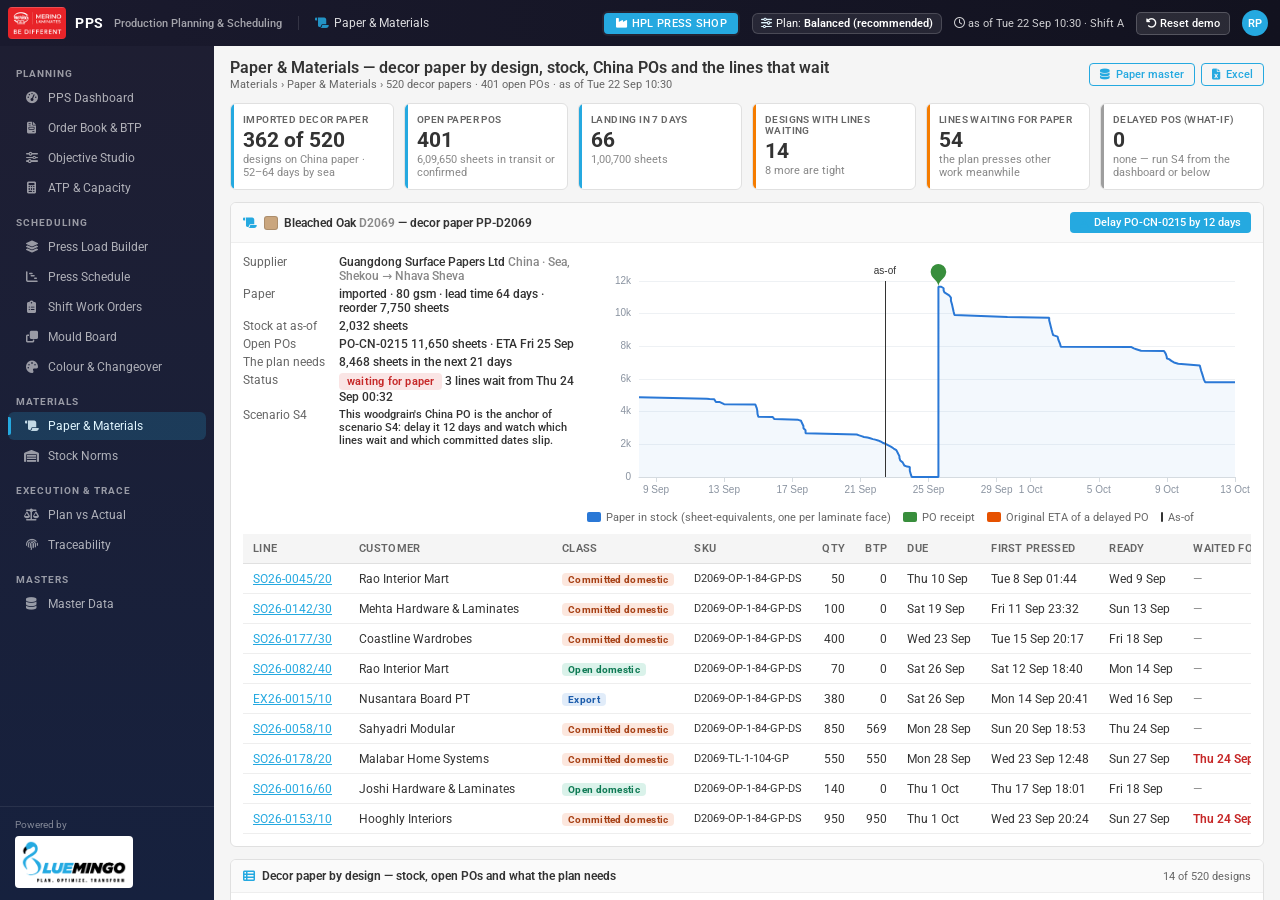
<file: materials.html>
<!DOCTYPE html>
<html lang="en">
<head>
<meta charset="UTF-8"><meta name="viewport" content="width=device-width,initial-scale=1">
<title>Paper & Materials · Merino PPS</title>
<link rel="icon" href="assets/img/merino-logo.png">
<link rel="stylesheet" href="assets/vendor/roboto/roboto.css"><link rel="stylesheet" href="assets/vendor/fontawesome/css/all.min.css"><link rel="stylesheet" href="assets/mer-shell.css">
<style>
  #dec-wrap { max-height:430px; } #po-wrap { max-height:380px; }
  .wibar { background:#fff8e1; border:1px solid #ffe082; border-radius:6px; padding:8px 12px; font-size:12px; color:#6d4c00; display:flex; gap:10px; align-items:center; flex-wrap:wrap; margin-bottom:10px; }
  .legend { display:flex; gap:12px; flex-wrap:wrap; font-size:11px; color:var(--color-text-muted); margin-top:6px; align-items:center; }
  .legend i.sw { display:inline-block; width:14px; height:10px; border-radius:2px; margin-right:5px; vertical-align:-1px; }
  .swatch { display:inline-block; width:14px; height:14px; border-radius:3px; border:1px solid rgba(0,0,0,.15); vertical-align:-3px; margin-right:6px; }
</style>
<script src="assets/mer-nav.js"></script><script src="assets/mer-embed.js"></script>
</head>
<body>
<div class="bm-layout"><main class="bm-content">
  <div class="page-bar">
    <div><h1>Paper &amp; Materials — decor paper by design, stock, China POs and the lines that wait</h1><div class="crumb">Materials › Paper &amp; Materials › <span id="ctx"></span></div></div>
    <div class="actions"><a class="btn btn-outline btn-sm" href="masters.html#papers"><i class="fa-solid fa-database"></i> Paper master</a><button class="btn btn-outline btn-sm" id="xl"><i class="fa-solid fa-file-excel"></i> Excel</button></div>
  </div>
  <div class="kpis" id="kpis"></div>
  <div id="wibar"></div>
  <div class="card">
    <div class="card-head"><i class="fa-solid fa-scroll"></i> <span id="dtitle">Decor paper</span><span class="right" id="dact"></span></div>
    <div class="card-body">
      <div class="grid-1-2"><div id="dinfo"></div><div><div id="proj" style="height:250px"></div><div class="legend"><span><i class="sw" style="background:#2a78d6"></i>Paper in stock (sheet-equivalents, one per laminate face)</span><span><i class="sw" style="background:#388e3c"></i>PO receipt</span><span><i class="sw" style="background:#e65100"></i>Original ETA of a delayed PO</span><span><i class="sw" style="background:#333333;width:2px"></i>As-of</span></div></div></div>
      <div class="tbl-wrap" style="margin-top:10px;max-height:300px"><table class="tbl" id="dlines"></table></div>
    </div>
  </div>
  <div class="card">
    <div class="card-head"><i class="fa-solid fa-table-list"></i> Decor paper by design — stock, open POs and what the plan needs <span class="right hint" id="dcount"></span></div>
    <div class="card-body">
      <div class="filters">
        <span class="fl">Show</span><select id="f-show"><option value="wait">Lines waiting for paper</option><option value="risk">Waiting or tight</option><option value="all">All designs</option></select>
        <span class="fl">Paper</span><select id="f-src"><option value="">Imported and domestic</option><option value="IMPORT">Imported (China)</option><option value="DOMESTIC">Domestic</option></select>
        <span class="fl">Search</span><input id="f-q" placeholder="design / code / supplier" size="22">
      </div>
      <div class="tbl-wrap" id="dec-wrap"><table class="tbl" id="dec"></table></div>
      <div class="note"><i class="fa-solid fa-circle-info"></i><span><b>Paper gates the press.</b> A line is only loaded when its decor paper is in stock — one sheet of paper per laminate face — from the stock at the as-of or a PO's ETA. When paper runs short the planner presses other work and comes back to the line when the PO lands; <b>tight</b> means stock and POs in the horizon cover the plan with less than 10% to spare.</span></div>
    </div>
  </div>
  <div class="grid-2-1">
    <div class="card"><div class="card-head"><i class="fa-solid fa-ship"></i> Open paper purchase orders <span class="right hint" id="pocount"></span></div><div class="card-body"><div class="tbl-wrap" id="po-wrap"><table class="tbl" id="po"></table></div></div></div>
    <div class="card"><div class="card-head"><i class="fa-solid fa-boxes-stacked"></i> Other materials</div><div class="card-body"><div class="tbl-wrap"><table class="tbl" id="oth"></table></div><div class="note"><i class="fa-solid fa-circle-info"></i><span>Overlay, kraft, resins and consumables are shown with their cover; in this demo they are not a planning constraint — decor paper is, because every design has its own paper and most of it comes from China.</span></div></div></div>
  </div>
</main></div>
<script>window.MER_PAGE='materials'; window.MER_TITLE='Paper & Materials'; window.MER_ICON='fa-scroll';</script>
<script src="assets/mer-chrome.js"></script>
<script src="data/mer-data.js"></script><script src="assets/mer-engine.js"></script><script src="assets/mer-core.js"></script><script src="assets/vendor/echarts.min.js"></script><script src="assets/vendor/xlsx.full.min.js"></script>
<script>
  var X = window.MERX, R = null, m = null, V = null, sel = null, chart = null, $ = function (id) { return document.getElementById(id); };
  var ST = X.COLOR.status;
  function sup(id) { return X.by.suppliers[id] || {}; }

  // one pass over the plan: paper need, waiting lines and the stock trajectory per design
  function derive(r) {
    if (r._pap) return r._pap;
    var T = r.m.asOf, hs = r.hist.state, pos = (r.state.pos || r.m.pos), D = {};
    X.D.m.papers.forEach(function (p) { D[p.decorId] = { p: p, stock: Math.max(0, (hs.paper || {})[p.decorId] || 0), need: 0, wait: 0, firstWait: null, lines: [], pos: [], inH: 0 }; });
    r.lines.forEach(function (x) {
      var s = r.m.skus[x.skuId]; if (!s || !D[s.decorId] || x.status === 'Cancelled') return;
      var d = D[s.decorId]; d.need += (x.planP + x.rem) * s.faces;
      if (!x.norm) d.lines.push(x);
      if (!x.norm && x.paperWait != null && x.paperWait >= T) { d.wait++; if (d.firstWait == null || x.paperWait < d.firstWait) d.firstWait = x.paperWait; }
    });
    pos.forEach(function (po) { var d = D[po.decorId]; if (!d || po.eta <= T) return; d.pos.push(po); if (po.eta <= r.m.end) d.inH += po.sheets; });
    Object.keys(D).forEach(function (k) {
      var d = D[k]; d.pos.sort(function (a, b) { return a.eta - b.eta; }); d.head = d.stock + d.inH - d.need;
      d.status = d.wait ? 'wait' : d.need && d.head < d.need * 0.1 ? 'tight' : 'ok';
    });
    r._pap = { D: D, pos: pos };
    return r._pap;
  }
  function badge(d) { return d.status === 'wait' ? '<span class="badge b-red">waiting for paper</span>' : d.status === 'tight' ? '<span class="badge b-amber">tight</span>' : '<span class="badge b-green">covered</span>'; }
  function sw(dec) { var x = X.decor(dec); return '<span class="swatch" style="background:' + x.hex + '" title="shade ' + x.shade + '"></span>'; }

  function render(r) {
    R = r; m = r.m; V = derive(r);
    var D = V.D, all = Object.keys(D).map(function (k) { return D[k]; }), T = X.ASOF;
    var imp = X.D.m.papers.filter(function (p) { return p.source === 'IMPORT'; }).length;
    var open = V.pos.filter(function (p) { return p.eta > T; }), wk = open.filter(function (p) { return p.eta <= T + 7 * 1440; });
    var waitD = all.filter(function (d) { return d.status === 'wait'; }), tight = all.filter(function (d) { return d.status === 'tight'; });
    var wis = X.settings().whatifs.filter(function (w) { return w.type === 'poDelay'; });
    $('ctx').textContent = X.D.m.papers.length + ' decor papers · ' + open.length + ' open POs · as of ' + X.fmt(T);
    $('kpis').innerHTML = [
      ['Imported decor paper', imp + ' of ' + X.D.m.papers.length, 'designs on China paper · 52–64 days by sea', 'blue'],
      ['Open paper POs', X.n(open.length), X.n(open.reduce(function (a, p) { return a + p.sheets; }, 0)) + ' sheets in transit or confirmed', 'blue'],
      ['Landing in 7 days', X.n(wk.length), X.n(wk.reduce(function (a, p) { return a + p.sheets; }, 0)) + ' sheets', 'blue'],
      ['Designs with lines waiting', X.n(waitD.length), X.n(tight.length) + ' more are tight', waitD.length ? 'amber' : 'green'],
      ['Lines waiting for paper', X.n(R.kpi.paperWait), 'the plan presses other work meanwhile', R.kpi.paperWait ? 'amber' : 'green'],
      ['Delayed POs (what-if)', X.n(wis.length), wis.length ? wis.map(function (w) { return w.poId + ' +' + w.days + ' d'; }).join(', ') : 'none — run S4 from the dashboard or below', wis.length ? 'red' : 'grey']
    ].map(function (q) { return '<div class="kpi ' + q[3] + '"><div class="k">' + q[0] + '</div><div class="v">' + q[1] + '</div><div class="s">' + q[2] + '</div></div>'; }).join('');
    $('wibar').innerHTML = wis.length ? '<div class="wibar"><i class="fa-solid fa-flask"></i><span>' + wis.map(function (w) { return '<b>' + X.esc(X.whatifLabel(w)) + '</b>'; }).join(' · ') + ' — every page already plans with the later ETA.</span>' + wis.map(function (w) { return '<button class="btn btn-outline btn-sm" data-rmw="' + X.esc(w.id) + '"><i class="fa-solid fa-xmark"></i> Remove</button>'; }).join('') + '</div>' : '';
    if (!sel || !D[sel]) { var h = X.hashParam(); sel = D[h] ? h : wis.length ? ((X.by.pos[wis[0].poId] || {}).decorId || X.D.scenarios.S4.decorId) : X.D.scenarios.S4.decorId; }
    detail(); table(); poTable(); others();
  }

  // ------------------------------------------------------------------ one design: stock projection + its lines
  function detail() {
    var d = V.D[sel], p = d.p, s = sup(p.supplierId), dx = X.decor(sel), T = X.ASOF, S4 = X.D.scenarios.S4;
    $('dtitle').innerHTML = sw(sel) + X.esc(dx.name) + ' <span class="hint mono">' + sel + '</span> — decor paper ' + X.esc(p.id);
    var next = d.pos[0], wiOn = X.settings().whatifs.filter(function (w) { return w.type === 'poDelay' && next && w.poId === next.id; })[0];
    $('dact').innerHTML = next ? (wiOn || next.delayed ? '<span class="hint">' + X.esc(next.id) + ' already delayed ' + (next.delayed || wiOn.days) + ' days</span>' : '<button class="btn btn-brand btn-sm" id="delay"><i class="fa-solid fa-hourglass-half"></i> Delay ' + X.esc(next.id) + ' by ' + S4.days + ' days</button>') : '';
    $('dinfo').innerHTML = '<div class="kv">' +
      '<div class="k">Supplier</div><div class="v">' + X.esc(s.name || p.supplierId) + ' <span class="hint">' + X.esc((s.country || '') + (s.transit ? ' · ' + s.transit : '')) + '</span></div>' +
      '<div class="k">Paper</div><div class="v">' + (p.source === 'IMPORT' ? 'imported' : 'domestic') + ' · ' + p.gsm + ' gsm · lead time ' + p.leadDays + ' days · reorder ' + X.n(p.reorderSheets) + ' sheets</div>' +
      '<div class="k">Stock at as-of</div><div class="v mono">' + X.n(d.stock) + ' sheets</div>' +
      '<div class="k">Open POs</div><div class="v">' + (d.pos.length ? d.pos.map(function (po) { return '<span class="mono">' + X.esc(po.id) + '</span> ' + X.n(po.sheets) + ' sheets · ETA ' + X.fmtD(po.eta) + (po.delayed ? ' <span class="badge b-red">+' + po.delayed + ' d what-if</span>' : '') + (po.eta > X.END ? ' <span class="hint">(after the horizon)</span>' : ''); }).join('<br>') : '<span class="hint">none</span>') + '</div>' +
      '<div class="k">The plan needs</div><div class="v mono">' + X.n(d.need) + ' sheets in the next ' + X.D.meta.forwardDays + ' days</div>' +
      '<div class="k">Status</div><div class="v">' + badge(d) + (d.wait ? ' ' + d.wait + ' line' + (d.wait > 1 ? 's wait' : ' waits') + ' from ' + X.fmt(d.firstWait) : '') + '</div>' +
      (sel === S4.decorId && !wiOn && !(next && next.delayed) ? '<div class="k">Scenario S4</div><div class="v small">This woodgrain\'s China PO is the anchor of scenario S4: delay it ' + S4.days + ' days and watch which lines wait and which committed dates slip.</div>' : '') + '</div>';
    proj(d);
    var rows = d.lines.slice().sort(function (a, b) { return a.due - b.due; });
    $('dlines').innerHTML = '<thead><tr><th>Line</th><th>Customer</th><th>Class</th><th>SKU</th><th class="num">Qty</th><th class="num">BTP</th><th>Due</th><th>First pressed</th><th>Ready</th><th>Waited for paper from</th><th>Status</th></tr></thead><tbody>' +
      (rows.length ? rows.map(function (x) { return '<tr><td><a class="mono" href="orders.html#' + X.esc(x.id) + '">' + X.esc(x.id) + '</a></td><td>' + X.esc(X.custName(x.cust)) + '</td><td>' + X.cls(x.cls, x.rush) + '</td><td class="mono small">' + X.esc(x.skuId) + '</td><td class="num mono">' + X.n(x.qty) + '</td><td class="num mono">' + X.n(x.btp) + '</td><td>' + X.fmtD(x.due) + '</td><td>' + (x.firstStart != null ? X.fmt(x.firstStart) : '—') + '</td><td>' + (x.ready != null ? X.fmtD(x.ready) : '—') + '</td><td>' + (x.paperWait != null && x.paperWait >= X.ASOF ? '<span class="deviation">' + X.fmt(x.paperWait) + '</span>' : '<span class="hint">—</span>') + '</td><td>' + X.badge(x.status) + '</td></tr>'; }).join('') : '<tr><td colspan="11" class="hint">No order lines on this design — its paper goes to stock norms only.</td></tr>') + '</tbody>';
  }
  function proj(d) {
    var dec = d.p.decorId, ev = [];
    R.cycles.forEach(function (c) { var used = 0; c.rows.forEach(function (rw) { rw.pl.forEach(function (q) { var ln = R.byId[q[0]], sk = ln ? ln.skuId : String(q[0]).indexOf('NORM/') === 0 ? String(q[0]).slice(5) : null, s = sk && m.skus[sk]; if (s && s.decorId === dec) used += q[1] * s.faces; }); }); if (used) ev.push([c.start, -used]); });
    var pos = V.pos.filter(function (p) { return p.decorId === dec; });
    pos.forEach(function (p) { ev.push([p.eta, p.sheets, p]); });
    ev.sort(function (a, b) { return a[0] - b[0] || b[1] - a[1]; });
    var lvl = m.paper0[dec] || 0, data = [[X.dateOf(0).getTime(), lvl]], marks = [];
    ev.forEach(function (e) { lvl += e[1]; if (e[0] > X.END) return; data.push([X.dateOf(e[0]).getTime(), Math.max(0, lvl)]); if (e[2]) marks.push({ coord: [X.dateOf(e[0]).getTime(), Math.max(0, lvl)], value: e[2].id, itemStyle: { color: ST.good } }); });
    data.push([X.dateOf(X.END).getTime(), Math.max(0, lvl)]);
    var orig = pos.filter(function (p) { return p.delayed; }).map(function (p) { return { xAxis: X.dateOf(p.eta - p.delayed * 1440).getTime(), lineStyle: { color: ST.serious, type: 'dashed', width: 1.5 }, label: { formatter: p.id + ' was due', fontSize: 10, color: '#b25f00' } }; });
    if (!chart) chart = echarts.init($('proj'));
    chart.setOption({
      animation: false, grid: { left: 52, right: 16, top: 26, bottom: 28 },
      tooltip: { trigger: 'axis', formatter: function (ps) { var q = ps[0]; return X.fmt(Math.round((q.value[0] - X.dateOf(0).getTime()) / 60000)) + '<br>' + X.n(q.value[1]) + ' sheets in stock'; } },
      xAxis: { type: 'time', min: X.dateOf(0).getTime(), max: X.dateOf(X.END).getTime(), axisLabel: { fontSize: 10, color: '#8a93a0', formatter: function (v) { var dd = new Date(v); return dd.getDate() + ' ' + ['Jan', 'Feb', 'Mar', 'Apr', 'May', 'Jun', 'Jul', 'Aug', 'Sep', 'Oct', 'Nov', 'Dec'][dd.getMonth()]; } }, splitLine: { show: false }, axisLine: { lineStyle: { color: '#d5dbe0' } } },
      yAxis: { type: 'value', min: 0, axisLabel: { fontSize: 10, color: '#8a93a0', formatter: function (v) { return v >= 1000 ? v / 1000 + 'k' : v; } }, splitLine: { lineStyle: { color: '#eef1f4' } } },
      series: [{ type: 'line', step: 'end', showSymbol: false, data: data, lineStyle: { width: 2, color: X.COLOR.accent }, areaStyle: { color: 'rgba(42,120,214,0.08)' },
        markPoint: { symbol: 'pin', symbolSize: 26, label: { show: false }, data: marks, tooltip: { formatter: function (p) { return 'PO ' + p.value + ' received'; } } },
        markLine: { symbol: 'none', silent: true, data: [{ xAxis: X.dateOf(X.ASOF).getTime(), lineStyle: { color: X.COLOR.ink, width: 1, type: 'solid' }, label: { formatter: 'as-of', fontSize: 10, color: X.COLOR.ink } }].concat(orig) } }]
    }, true);
  }

  // ------------------------------------------------------------------ design table
  function table() {
    var show = $('f-show').value, src = $('f-src').value, q = $('f-q').value.trim().toLowerCase(), D = V.D;
    var rows = Object.keys(D).map(function (k) { return D[k]; }).filter(function (d) {
      if (show === 'wait' && d.status !== 'wait') return false; if (show === 'risk' && d.status === 'ok') return false;
      if (src && d.p.source !== src) return false;
      if (q && (d.p.decorId + ' ' + X.decor(d.p.decorId).name + ' ' + (sup(d.p.supplierId).name || '')).toLowerCase().indexOf(q) < 0) return false;
      return true;
    }).sort(function (a, b) { return (a.status === 'wait' ? 0 : a.status === 'tight' ? 1 : 2) - (b.status === 'wait' ? 0 : b.status === 'tight' ? 1 : 2) || (a.firstWait || 1e12) - (b.firstWait || 1e12) || a.head - b.head; });
    $('dcount').textContent = rows.length + ' of ' + Object.keys(D).length + ' designs';
    var CAP = 300;
    $('dec').innerHTML = '<thead><tr><th>Design</th><th>Paper</th><th class="num">Lead</th><th class="num">Stock at as-of</th><th>Next PO</th><th class="num">POs in horizon</th><th class="num">Plan needs</th><th class="num">Spare</th><th class="num">Lines waiting</th><th>First wait</th><th>Status</th></tr></thead><tbody>' +
      rows.slice(0, CAP).map(function (d) { var n = d.pos[0], s = sup(d.p.supplierId);
        return '<tr data-dec="' + d.p.decorId + '" style="cursor:pointer"' + (d.p.decorId === sel ? ' class="sel"' : '') + '><td>' + sw(d.p.decorId) + X.esc(X.decor(d.p.decorId).name) + ' <span class="hint mono">' + d.p.decorId + '</span></td><td class="small">' + (d.p.source === 'IMPORT' ? 'China · ' : 'India · ') + X.esc(s.name || '') + '</td><td class="num mono">' + d.p.leadDays + ' d</td><td class="num mono">' + X.n(d.stock) + '</td>' +
          '<td class="small">' + (n ? '<span class="mono">' + X.esc(n.id) + '</span> · ' + X.fmtD(n.eta) + (n.delayed ? ' <span class="badge b-red">+' + n.delayed + ' d</span>' : '') : '<span class="hint">—</span>') + '</td><td class="num mono">' + X.n(d.inH) + '</td><td class="num mono">' + X.n(d.need) + '</td><td class="num mono ' + (d.head < 0 ? 'deviation' : '') + '">' + X.n(d.head) + '</td>' +
          '<td class="num mono">' + (d.wait || '<span class="hint">—</span>') + '</td><td>' + (d.firstWait != null ? X.fmt(d.firstWait) : '<span class="hint">—</span>') + '</td><td>' + badge(d) + '</td></tr>'; }).join('') +
      (rows.length > CAP ? '<tr><td colspan="11" class="hint">… ' + (rows.length - CAP) + ' more — use the search</td></tr>' : '') + (rows.length ? '' : '<tr><td colspan="11" class="hint">No designs match.</td></tr>') + '</tbody>';
  }

  // ------------------------------------------------------------------ POs + other materials
  function poTable() {
    var T = X.ASOF, rows = V.pos.filter(function (p) { return p.eta > T; }).sort(function (a, b) { return a.eta - b.eta; }), CAP = 250;
    $('pocount').textContent = rows.length + ' open · earliest first';
    $('po').innerHTML = '<thead><tr><th>PO</th><th>Design</th><th>Supplier</th><th class="num">Sheets</th><th>ETA</th><th>Status</th></tr></thead><tbody>' +
      rows.slice(0, CAP).map(function (p) { var s = sup(p.supplierId), raw = X.by.pos[p.id] || {}; return '<tr data-dec="' + p.decorId + '" style="cursor:pointer"><td class="mono">' + X.esc(p.id) + '</td><td>' + sw(p.decorId) + X.esc(X.decor(p.decorId).name) + '</td><td class="small">' + X.esc(s.name || p.supplierId) + '</td><td class="num mono">' + X.n(p.sheets) + '</td><td>' + X.fmt(p.eta) + (p.delayed ? ' <span class="badge b-red">+' + p.delayed + ' d what-if</span>' : '') + '</td><td>' + X.esc(raw.status || '') + '</td></tr>'; }).join('') +
      (rows.length > CAP ? '<tr><td colspan="6" class="hint">… ' + (rows.length - CAP) + ' more later POs (Excel has them all)</td></tr>' : '') + '</tbody>';
  }
  function others() {
    $('oth').innerHTML = '<thead><tr><th>Material</th><th class="num">Stock · use a day</th><th class="num">Cover</th></tr></thead><tbody>' +
      X.D.m.materials.map(function (x) { return '<tr><td style="white-space:normal">' + X.esc(x.name) + '<div class="hint small">' + X.esc(x.kind + ' · ' + (sup(x.supplierId).name || '')) + '</div></td><td class="num mono">' + X.n(x.stock) + ' ' + X.esc(x.uom) + '<div class="hint small">' + X.n(x.usePerDay) + ' a day</div></td><td class="num mono ' + (x.coverDays < 15 ? 'deviation' : '') + '">' + x.coverDays + ' d</td></tr>'; }).join('') + '</tbody>';
  }

  // ------------------------------------------------------------------ events
  ['f-show', 'f-src'].forEach(function (id) { $(id).addEventListener('change', table); });
  $('f-q').addEventListener('input', table);
  function pick(e) { var tr = e.target.closest('[data-dec]'); if (!tr) return; sel = tr.getAttribute('data-dec'); detail(); table(); $('dtitle').scrollIntoView({ behavior: 'smooth', block: 'start' }); }
  $('dec').addEventListener('click', pick); $('po').addEventListener('click', pick);
  document.addEventListener('click', function (e) {
    var b = e.target.closest('button'); if (!b) return;
    if (b.id === 'delay') { var n = V.D[sel].pos[0], S4 = X.D.scenarios.S4; X.replan(function () { X.addWhatif({ type: 'poDelay', poId: n.id, days: S4.days }); }, 'Re-planning with ' + n.id + ' ' + S4.days + ' days late', function (r) { render(r); X.toast(n.id + ' is ' + S4.days + ' days late in the live plan — every page follows'); }); }
    else if (b.getAttribute('data-rmw')) { var id = b.getAttribute('data-rmw'); X.replan(function () { X.removeWhatif(id); }, 'Re-planning', render); }
  });
  $('xl').addEventListener('click', function () {
    var D = V.D;
    X.xlsx([
      { name: 'Decor paper', cols: ['Design', 'Name', 'Paper', 'Source', 'Supplier', 'Lead days', 'Stock at as-of', 'Next PO', 'Next ETA', 'POs in horizon', 'Plan needs', 'Spare', 'Lines waiting', 'First wait', 'Status'],
        rows: Object.keys(D).map(function (k) { var d = D[k], n = d.pos[0]; return [k, X.decor(k).name, d.p.id, d.p.source, sup(d.p.supplierId).name || '', d.p.leadDays, d.stock, n ? n.id : '', n ? X.fmt(n.eta) : '', d.inH, d.need, d.head, d.wait, d.firstWait != null ? X.fmt(d.firstWait) : '', d.status]; }),
        widths: [8, 22, 10, 10, 28, 9, 13, 13, 18, 13, 11, 9, 12, 18, 9] },
      { name: 'Open POs', cols: ['PO', 'Design', 'Supplier', 'Sheets', 'ETA', 'Delayed days (what-if)', 'Status'],
        rows: V.pos.filter(function (p) { return p.eta > X.ASOF; }).map(function (p) { return [p.id, p.decorId, sup(p.supplierId).name || p.supplierId, p.sheets, X.fmt(p.eta), p.delayed || '', (X.by.pos[p.id] || {}).status || '']; }),
        widths: [12, 8, 28, 9, 18, 12, 12] }
    ], 'Merino_Paper_' + X.yymmdd(X.ASOF) + '.xlsx');
  });
  window.addEventListener('resize', function () { if (chart) chart.resize(); });
  window.addEventListener('mer:activated', function () { if (chart) chart.resize(); });
  window.addEventListener('hashchange', function () { var h = X.hashParam(); if (V && V.D[h]) { sel = h; detail(); table(); } });
  X.withPlan(render);
  X.whenPlanChanges(render);
</script>
</body>
</html>
</file>
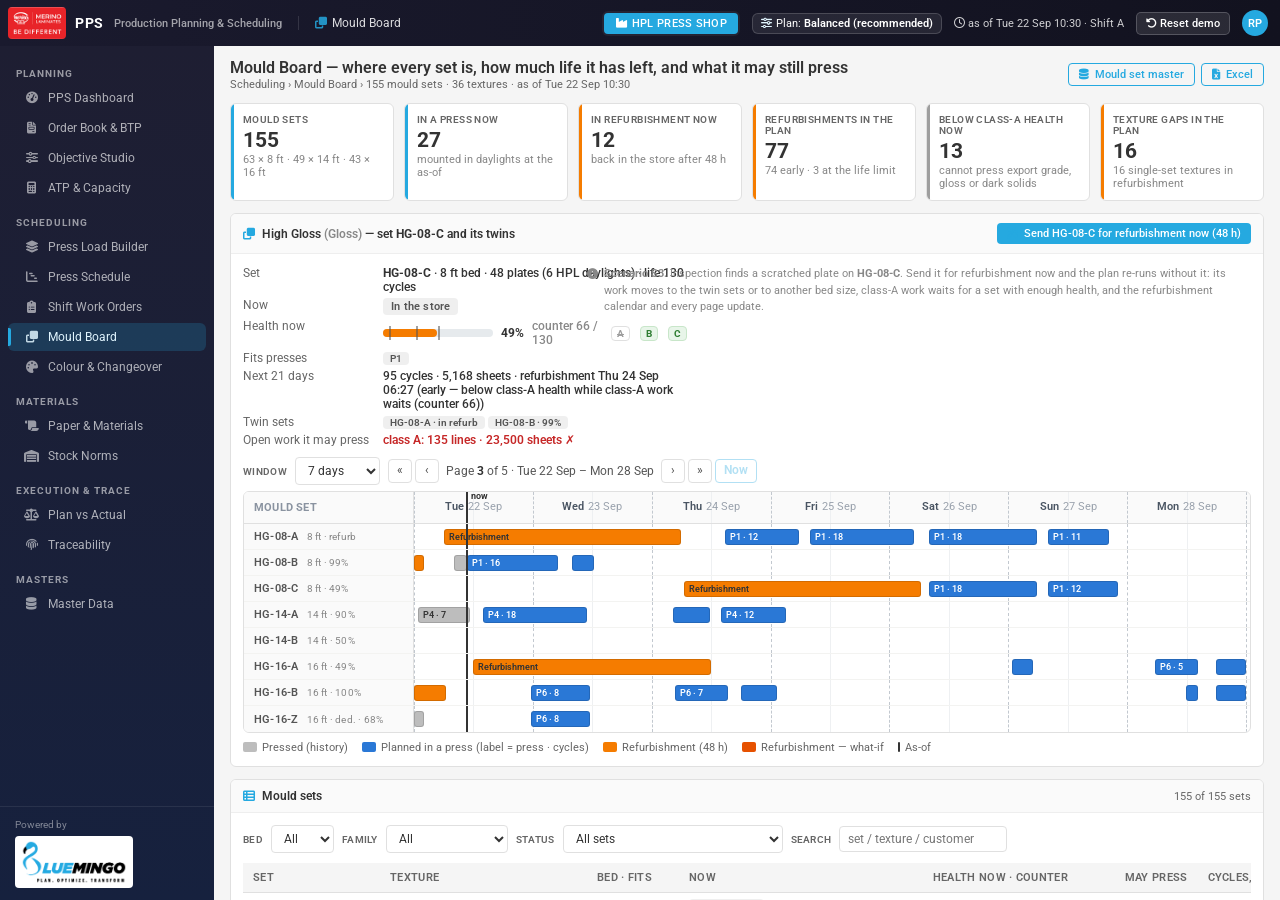
<file: moulds.html>
<!DOCTYPE html>
<html lang="en">
<head>
<meta charset="UTF-8"><meta name="viewport" content="width=device-width,initial-scale=1">
<title>Mould Board · Merino PPS</title>
<link rel="icon" href="assets/img/merino-logo.png">
<link rel="stylesheet" href="assets/vendor/roboto/roboto.css"><link rel="stylesheet" href="assets/vendor/fontawesome/css/all.min.css"><link rel="stylesheet" href="assets/mer-shell.css">
<style>
  #board-wrap { max-height:560px; }
  #cal-wrap { max-height:420px; }
  .cl { display:inline-block; font-size:10px; font-weight:700; padding:1px 5px; border-radius:4px; border:1px solid var(--color-border); margin-right:2px; }
  .cl.on { background:#e8f5e9; border-color:#c8e6c9; color:#2e7d32; } .cl.off { color:#9e9e9e; text-decoration:line-through; }
  .legend { display:flex; gap:14px; flex-wrap:wrap; font-size:11px; color:var(--color-text-muted); margin-top:8px; align-items:center; }
  .legend i.sw { display:inline-block; width:14px; height:10px; border-radius:2px; margin-right:5px; vertical-align:-1px; }
  .wibar { background:#fff8e1; border:1px solid #ffe082; border-radius:6px; padding:8px 12px; font-size:12px; color:#6d4c00; display:flex; gap:10px; align-items:center; flex-wrap:wrap; margin-bottom:10px; }
  .cov td.c { text-align:center; cursor:pointer; } .cov td.c:hover { background:#e4f0fa; } .cov td.c.none { color:#c3c9d0; cursor:default; } .cov td.c.sel { background:#e4f0fa; box-shadow:inset 0 0 0 2px var(--color-primary); }
  .cov td.fam { font-size:10px; text-transform:uppercase; letter-spacing:.3px; color:var(--color-text-muted); font-weight:700; background:#fbfcfd; }
  .hc-row { display:grid; grid-template-columns:70px 1fr 64px; gap:8px; align-items:center; font-size:12px; padding:5px 0; border-bottom:1px solid var(--color-border-light); }
  .hc-row:last-child { border-bottom:none; }
  .alert-li { font-size:12px; padding:5px 0; border-bottom:1px solid var(--color-border-light); } .alert-li:last-child { border-bottom:none; }
  .imp-t td.up { color:#2e7d32; font-weight:600; } .imp-t td.down { color:#c62828; font-weight:600; }
</style>
<script src="assets/mer-nav.js"></script><script src="assets/mer-embed.js"></script>
</head>
<body>
<div class="bm-layout"><main class="bm-content">
  <div class="page-bar">
    <div><h1>Mould Board — where every set is, how much life it has left, and what it may still press</h1><div class="crumb">Scheduling › Mould Board › <span id="ctx"></span></div></div>
    <div class="actions"><a class="btn btn-outline btn-sm" href="masters.html#mouldSets"><i class="fa-solid fa-database"></i> Mould set master</a><button class="btn btn-outline btn-sm" id="xl"><i class="fa-solid fa-file-excel"></i> Excel</button></div>
  </div>
  <div class="kpis" id="kpis"></div>
  <div id="wibar"></div>
  <div class="card">
    <div class="card-head"><i class="fa-solid fa-clone"></i> <span id="dtitle">Texture</span><span class="right" id="dact"></span></div>
    <div class="card-body">
      <div class="grid-1-2" style="margin-bottom:10px"><div id="dinfo"></div><div id="dimp"></div></div>
      <div class="filters" id="gpager" style="margin-bottom:6px"></div>
      <div class="gantt" id="gantt"></div>
      <div class="legend"><span><i class="sw" style="background:#bdbdbd"></i>Pressed (history)</span><span><i class="sw" style="background:#2a78d6"></i>Planned in a press (label = press · cycles)</span><span><i class="sw" style="background:#f57c00"></i>Refurbishment (48 h)</span><span><i class="sw" style="background:#e65100"></i>Refurbishment — what-if</span><span><i class="sw" style="background:#333333;width:2px"></i>As-of</span></div>
    </div>
  </div>
  <div class="card">
    <div class="card-head"><i class="fa-solid fa-table-list"></i> Mould sets <span class="right hint" id="bcount"></span></div>
    <div class="card-body">
      <div class="filters">
        <span class="fl">Bed</span><select id="f-bed"><option value="">All</option><option value="8">8 ft</option><option value="14">14 ft</option><option value="16">16 ft</option></select>
        <span class="fl">Family</span><select id="f-fam"><option value="">All</option></select>
        <span class="fl">Status</span><select id="f-st"><option value="">All sets</option><option value="press">In a press now</option><option value="store">In the store now</option><option value="refurb">In refurbishment now</option><option value="booked">Refurbishment booked in the plan</option><option value="belowA">Below class-A health now</option><option value="ded">Dedicated to a customer</option></select>
        <span class="fl">Search</span><input id="f-q" placeholder="set / texture / customer" size="22">
      </div>
      <div class="tbl-wrap" id="board-wrap"><table class="tbl" id="board"></table></div>
      <div class="note"><i class="fa-solid fa-circle-info"></i><span><b>One set, one press at a time.</b> A set is sized to one bed length and can only be mounted on a press of that bed (and, for a dedicated set, only on its locked press for its customer). Every cycle a set is in a press adds one to its counter; health = life left ÷ life limit. The planner only gives a set work its health still allows, books refurbishment before it wears out, and sends a worn idle set early when class-A work of its texture is waiting — one set of a texture at a time, so the texture keeps running.</span></div>
    </div>
  </div>
  <div class="grid-2-1">
    <div class="card">
      <div class="card-head"><i class="fa-solid fa-screwdriver-wrench"></i> Refurbishment calendar <span class="right"><select id="f-per" class="btn-sm" style="font:12px 'Roboto';padding:3px 6px;border:1px solid var(--color-border);border-radius:5px"><option value="plan">Booked in the plan</option><option value="hist">Last 14 days</option><option value="all">Both</option></select></span></div>
      <div class="card-body"><div class="tbl-wrap" id="cal-wrap"><table class="tbl" id="cal"></table></div></div>
    </div>
    <div>
      <div class="card"><div class="card-head"><i class="fa-solid fa-heart-pulse"></i> How mould health narrows eligibility</div><div class="card-body" id="hc"></div></div>
      <div class="card"><div class="card-head"><i class="fa-solid fa-triangle-exclamation"></i> Mould alerts in the plan</div><div class="card-body" id="alerts"></div></div>
    </div>
  </div>
  <div class="card"><div class="card-head"><i class="fa-solid fa-border-all"></i> Texture × bed coverage — which textures can run on which press size <span class="right hint">click a cell to open that texture</span></div><div class="card-body"><div class="tbl-wrap"><table class="tbl cov" id="cov"></table></div></div></div>
</main></div>
<script>window.MER_PAGE='moulds'; window.MER_TITLE='Mould Board'; window.MER_ICON='fa-clone';</script>
<script src="assets/mer-chrome.js"></script>
<script src="data/mer-data.js"></script><script src="assets/mer-engine.js"></script><script src="assets/mer-core.js"></script><script src="assets/vendor/xlsx.full.min.js"></script>
<script>
  var X = window.MERX, R = null, m = null, V = null, selSet = null, gp = null, gdraw = null, $ = function (id) { return document.getElementById(id); };
  var C = X.COLOR.status;
  function hcol(h) { return h >= m.health.A ? C.good : h >= m.health.B ? C.warning : h >= m.health.C ? C.serious : C.critical; }
  function gauge(h, tip) {
    var w = Math.max(0, Math.min(1, h)) * 100;
    return '<div class="gauge" title="' + X.esc(tip || '') + '"><div class="g-fill" style="width:' + w.toFixed(1) + '%;background:' + hcol(h) + '"></div>' +
      ['A', 'B', 'C'].map(function (k) { return '<div class="g-mark" style="left:' + (m.health[k] * 100).toFixed(1) + '%" title="class ' + k + ' needs ≥ ' + X.pct(m.health[k], 0) + '"></div>'; }).join('') + '</div>';
  }
  function serves(h, off) { return ['A', 'B', 'C'].map(function (k) { return '<span class="cl ' + (!off && h >= m.health[k] ? 'on' : 'off') + '" title="class ' + k + ': ' + X.esc(hcMeaning(k)) + '">' + k + '</span>'; }).join(''); }
  function hcMeaning(k) { return ((X.D.cfg.healthClasses || []).filter(function (x) { return x.id === k; })[0] || {}).meaning || ''; }
  function famOf(s) { return (m.finishes[s.finishId] || {}).familyId; }
  function fitsPresses(s) { return m.presses.filter(function (p) { return p.bed === s.bed && (!s.pressLock || p.id === s.pressLock) && (famOf(s) !== 'GLS' || p.gloss); }).map(function (p) { return p.id; }); }

  // ------------------------------------------------------------------ one pass over the cycles: runs, counters, refurbishments
  function derive(r) {
    if (r._mould) return r._mould;
    var hs = r.hist.state, fs = r.state, U = {}, T = r.m.asOf;
    r.m.setList.forEach(function (s) { U[s.id] = { s: s, runs: [], histCyc: 0, planCyc: 0, planSheets: 0, planPress: {} }; });
    r.cycles.forEach(function (c, i) {
      var hist = i < r.nHist, seen = {};
      c.rows.forEach(function (rw) { if (!rw.s || !U[rw.s]) return; var x = seen[rw.s] = seen[rw.s] || { dl: 0, sh: 0, clean: 0 }; x.dl++; if (rw.clean) x.clean++; rw.pl.forEach(function (q) { x.sh += q[1]; }); });
      Object.keys(seen).forEach(function (sid) {
        var u = U[sid], last = u.runs[u.runs.length - 1], x = seen[sid], cnt = c.setCounters ? c.setCounters[sid] : null;
        if (hist) u.histCyc++; else { u.planCyc++; u.planSheets += x.sh; u.planPress[c.p] = (u.planPress[c.p] || 0) + 1; }
        if (last && last.p === c.p && last.hist === hist && c.start - last.e <= 90) { last.e = c.end; last.n++; last.dl += x.dl; last.sh += x.sh; last.clean += x.clean; if (cnt != null) last.c1 = cnt; }
        else u.runs.push({ p: c.p, s: c.start, e: c.end, n: 1, dl: x.dl, sh: x.sh, clean: x.clean, hist: hist, c0: cnt, c1: cnt });
      });
    });
    var mountedNow = {};
    Object.keys(hs.presses).forEach(function (pid) { hs.presses[pid].rows.forEach(function (rw) { if (rw.set) mountedNow[rw.set] = (mountedNow[rw.set] || 0) + 1; }); });
    r.m.setList.forEach(function (s) {
      var u = U[s.id], H = hs.sets[s.id] || {}, F = fs.sets[s.id] || { refurbs: [] };
      u.refurbs = (F.refurbs || []).slice().sort(function (a, b) { return a.from - b.from; });
      u.wi = u.refurbs.filter(function (x) { return x.whatif; })[0] || null;
      u.counterNow = u.wi ? 0 : H.counter || 0;
      u.refurbNow = u.wi ? u.wi.to : H.refurbUntil > T ? H.refurbUntil : null;
      u.onNow = !u.refurbNow && H.on ? H.on : null; u.dlNow = u.onNow ? mountedNow[s.id] || 0 : 0;
      u.healthNow = 1 - u.counterNow / s.limit; u.healthEnd = 1 - (F.counter || 0) / s.limit;
      u.planRefurbs = u.refurbs.filter(function (x) { return x.from >= T; }); u.histRefurbs = u.refurbs.filter(function (x) { return x.from < T; });
      u.next = u.planRefurbs[0] || null;
      u.state = u.refurbNow ? 'refurb' : u.onNow ? 'press' : 'store';
    });
    // texture gaps: every shared set of a texture and bed in refurbishment at the same time while its work is open
    var gaps = [];
    Object.keys(r.m.setsByKey).forEach(function (k) {
      var ss = r.m.setsByKey[k].filter(function (s) { return !s.dedicatedTo; }); if (!ss.length) return;
      var pts = [T, r.m.end]; ss.forEach(function (s) { U[s.id].refurbs.forEach(function (x) { if (x.to > T && x.from < r.m.end) { pts.push(Math.max(T, x.from)); pts.push(Math.min(r.m.end, x.to)); } }); });
      pts = pts.filter(function (v, i, a) { return a.indexOf(v) === i; }).sort(function (a, b) { return a - b; });
      var cur = null;
      for (var i = 0; i < pts.length - 1; i++) {
        var mid = (pts[i] + pts[i + 1]) / 2, all = ss.every(function (s) { return U[s.id].refurbs.some(function (x) { return x.from <= mid && x.to > mid; }); });
        if (all) { if (cur && cur.e === pts[i]) cur.e = pts[i + 1]; else { cur = { key: k, fin: ss[0].finishId, bed: ss[0].bed, s: pts[i], e: pts[i + 1], sets: ss.map(function (s) { return s.id; }) }; gaps.push(cur); } }
      }
    });
    r._mould = { U: U, gaps: gaps };
    return r._mould;
  }

  function render(r) {
    R = r; m = r.m; V = derive(r);
    var U = V.U, sets = m.setList, T = X.ASOF;
    var n = function (f) { return sets.filter(function (s) { return f(U[s.id], s); }).length; };
    var planRef = [], histRef = [];
    sets.forEach(function (s) { U[s.id].planRefurbs.forEach(function (x) { planRef.push([s, x]); }); U[s.id].histRefurbs.forEach(function (x) { histRef.push([s, x]); }); });
    var early = planRef.filter(function (x) { return x[1].early; }).length, wi = planRef.filter(function (x) { return x[1].whatif; }).length, singles = V.gaps.filter(function (g) { return g.sets.length === 1; }).length;
    $('ctx').textContent = sets.length + ' mould sets · ' + Object.keys(m.finishes).length + ' textures · as of ' + X.fmt(T);
    var beds = [8, 14, 16].map(function (b) { return n(function (u, s) { return s.bed === b; }) + ' × ' + b + ' ft'; }).join(' · ');
    $('kpis').innerHTML = [
      ['Mould sets', X.n(sets.length), beds, 'blue'],
      ['In a press now', X.n(n(function (u) { return u.state === 'press'; })), 'mounted in daylights at the as-of', 'blue'],
      ['In refurbishment now', X.n(n(function (u) { return u.state === 'refurb'; })), 'back in the store after ' + (m.refurbMin / 60) + ' h', 'amber'],
      ['Refurbishments in the plan', X.n(planRef.length), early + ' early · ' + (planRef.length - early - wi) + ' at the life limit' + (wi ? ' · ' + wi + ' what-if' : ''), 'amber'],
      ['Below class-A health now', X.n(n(function (u) { return !u.refurbNow && u.healthNow < m.health.A; })), 'cannot press export grade, gloss or dark solids', 'grey'],
      ['Texture gaps in the plan', X.n(V.gaps.length), V.gaps.length ? singles + ' single-set texture' + (singles === 1 ? '' : 's') + (V.gaps.length - singles ? ' · ' + (V.gaps.length - singles) + ' with every twin off' : '') + ' in refurbishment' : 'every texture always has a set', V.gaps.length ? 'amber' : 'green']
    ].map(function (q) { return '<div class="kpi ' + q[3] + '"><div class="k">' + q[0] + '</div><div class="v">' + q[1] + '</div><div class="s">' + q[2] + '</div></div>'; }).join('');
    // families filter (once)
    if ($('f-fam').options.length <= 1) $('f-fam').innerHTML += Object.keys(m.families).map(function (f) { return '<option value="' + f + '">' + X.esc(m.families[f].name) + '</option>'; }).join('');
    var st = X.settings(), wis = st.whatifs.filter(function (w) { return w.type === 'refurb'; });
    $('wibar').innerHTML = wis.length ? '<div class="wibar"><i class="fa-solid fa-flask"></i><span>' + wis.map(function (w) { return '<b>' + X.esc(X.whatifLabel(w)) + '</b>'; }).join(' · ') + ' — the plan on every page already runs without ' + (wis.length > 1 ? 'these sets' : 'this set') + '.</span>' +
      wis.map(function (w) { return '<button class="btn btn-outline btn-sm" data-rmw="' + X.esc(w.id) + '"><i class="fa-solid fa-xmark"></i> Remove ' + X.esc(w.setId) + '</button>'; }).join('') + '</div>' : '';
    if (!selSet || !m.sets[selSet]) { var h = X.hashParam(); selSet = m.sets[h] ? h : wis.length ? wis[wis.length - 1].setId : X.s3Set(); }
    detail(); board(); calendar(); health(); alerts(); coverage();
  }

  // ------------------------------------------------------------------ selected texture: info, what-if impact, set lanes
  function detail() {
    var s = m.sets[selSet], u = V.U[selSet], fam = famOf(s), fin = s.finishId, T = X.ASOF;
    $('dtitle').innerHTML = X.esc(X.finishName(fin)) + ' <span class="hint">(' + X.esc((m.families[fam] || {}).name || fam) + ')</span> — set <b class="mono">' + X.esc(s.id) + '</b> and its twins';
    var wiOn = X.settings().whatifs.filter(function (w) { return w.type === 'refurb' && w.setId === s.id; })[0];
    $('dact').innerHTML = wiOn ? '<button class="btn btn-outline btn-sm" id="undo"><i class="fa-solid fa-rotate-left"></i> Put ' + X.esc(s.id) + ' back (remove what-if)</button>' :
      u.state === 'refurb' ? '<span class="hint">already in refurbishment until ' + X.fmt(u.refurbNow) + '</span>' :
      '<button class="btn btn-brand btn-sm" id="send"><i class="fa-solid fa-screwdriver-wrench"></i> Send ' + X.esc(s.id) + ' for refurbishment now (' + (m.refurbMin / 60) + ' h)</button>';
    // open work of this texture on this bed, by health class
    var open = { A: [0, 0], B: [0, 0], C: [0, 0] };
    R.lines.forEach(function (x) {
      if (x.norm || x.status === 'Done' || x.status === 'Cancelled') return;
      var k = m.skus[x.skuId]; if (!k || k.finishId !== fin || !k.presses.some(function (pid) { return m.pressById[pid].bed === s.bed; })) return;
      var c = X.E.lineClass(k, x.cls); open[c][0]++; open[c][1] += x.btp;
    });
    var twins = (m.setsByKey[fin + '|' + s.bed] || []).filter(function (t) { return t.id !== s.id; });
    $('dinfo').innerHTML = '<div class="kv">' +
      '<div class="k">Set</div><div class="v"><b class="mono">' + X.esc(s.id) + '</b> · ' + s.bed + ' ft bed · ' + s.plates + ' plates (' + Math.floor(s.plates / 8) + ' HPL daylights) · life ' + s.limit + ' cycles</div>' +
      (s.dedicatedTo ? '<div class="k">Dedicated</div><div class="v"><span class="chip lock"><i class="fa-solid fa-lock"></i> ' + X.esc(X.custName(s.dedicatedTo)) + ' · ' + X.esc(s.pressLock) + ' only</span></div>' : '') +
      '<div class="k">Now</div><div class="v">' + nowText(u) + '</div>' +
      '<div class="k">Health now</div><div class="v" style="display:flex;gap:8px;align-items:center"><div style="width:140px">' + gauge(u.healthNow) + '</div><b class="mono">' + X.pct(u.healthNow, 0) + '</b> <span class="hint">counter ' + u.counterNow + ' / ' + s.limit + (u.refurbNow ? ' · full life when it is back' : '') + '</span> ' + serves(u.healthNow, !!u.refurbNow) + '</div>' +
      '<div class="k">Fits presses</div><div class="v">' + fitsPresses(s).map(function (p) { return '<span class="chip">' + p + '</span>'; }).join(' ') + '</div>' +
      '<div class="k">Next 21 days</div><div class="v">' + u.planCyc + ' cycles · ' + X.n(u.planSheets) + ' sheets' + (u.next ? ' · refurbishment ' + X.fmt(u.next.from) + ' (' + trig(u.next) + ')' : ' · no refurbishment needed') + '</div>' +
      '<div class="k">Twin sets</div><div class="v">' + (twins.length ? twins.map(function (t) { var v = V.U[t.id]; return '<span class="chip" title="' + X.esc(nowPlain(v)) + '">' + X.esc(t.id) + ' · ' + (v.refurbNow ? 'in refurb' : X.pct(v.healthNow, 0)) + (t.dedicatedTo ? ' · dedicated' : '') + '</span>'; }).join(' ') : '<span class="deviation">none — the only ' + s.bed + ' ft set of this texture</span>') + '</div>' +
      '<div class="k">Open work it may press</div><div class="v">' + ['A', 'B', 'C'].map(function (c) { var ok = !u.refurbNow && u.healthNow >= m.health[c]; return open[c][0] ? '<span class="' + (ok ? 'ok-val' : 'deviation') + '">class ' + c + ': ' + open[c][0] + ' lines · ' + X.n(open[c][1]) + ' sheets ' + (ok ? '✓' : '✗') + '</span>' : null; }).filter(Boolean).join('<br>') || '<span class="hint">no open lines of this texture for a ' + s.bed + ' ft press</span>' + '</div>' +
      '</div>';
    impact(s, wiOn);
    // lanes: every set of this texture, all beds
    var lanes = m.setList.filter(function (t) { return t.finishId === fin; }).sort(function (a, b) { return a.bed - b.bed || (a.id < b.id ? -1 : 1); });
    var bars = [];
    lanes.forEach(function (t) {
      var v = V.U[t.id];
      v.runs.forEach(function (x, i) { bars.push({ lane: t.id, s: x.s, e: x.e, color: x.hist ? C.hist : X.COLOR.accent, label: x.p + ' · ' + x.n, id: t.id,
        tip: t.id + ' in ' + m.pressById[x.p].name + ' · ' + x.n + ' cycle' + (x.n > 1 ? 's' : '') + ' · ' + x.dl + ' daylight-loads · ' + X.n(x.sh) + ' sheets' + (x.clean ? ' · ' + x.clean + ' cleaning pass' + (x.clean > 1 ? 'es' : '') : '') + (x.c0 != null ? ' · counter ' + x.c0 + ' → ' + x.c1 : '') + ' · ' + X.fmt(x.s) + ' – ' + X.fmt(x.e) + (x.hist ? ' (pressed)' : ' (plan)') }); });
      v.refurbs.forEach(function (x) { bars.push({ lane: t.id, s: x.from, e: x.to, color: x.whatif ? C.serious : C.warning, label: x.whatif ? 'Refurb · what-if' : 'Refurbishment', id: t.id, tip: t.id + ' refurbishment ' + X.fmt(x.from) + ' – ' + X.fmt(x.to) + ' · ' + trig(x) }); });
    });
    var L = lanes.map(function (t) { var v = V.U[t.id]; return { id: t.id, label: t.id, sub: t.bed + ' ft' + (t.dedicatedTo ? ' · ded.' : '') + ' · ' + (v.refurbNow ? 'refurb' : X.pct(v.healthNow, 0)) }; });
    gdraw = function (w) { X.gantt($('gantt'), L, bars, { startMin: w.startMin, endMin: w.endMin, laneW: 170, laneTitle: 'Mould set', onClick: function (id) { if (id !== selSet) { selSet = id; detail(); markBoard(); } } }); };
    if (!gp) gp = X.pager($('gpager'), function (w) { if (gdraw) gdraw(w); }, { days: 7, from: 0 }); else gdraw(gp.win());
  }
  function nowText(u) {
    return u.state === 'refurb' ? X.badge('In refurbishment', 'In refurbishment ' + (u.wi ? '(what-if) ' : '') + 'until ' + X.fmt(u.refurbNow)) :
      u.state === 'press' ? X.badge('Running', 'In ' + m.pressById[u.onNow].name + ' · ' + u.dlNow + ' daylight' + (u.dlNow === 1 ? '' : 's')) : X.badge('Planned', 'In the store');
  }
  function nowPlain(u) { return u.state === 'refurb' ? 'in refurbishment until ' + X.fmt(u.refurbNow) : u.state === 'press' ? 'in ' + m.pressById[u.onNow].name : 'in the store'; }
  function trig(x) {
    return x.whatif ? 'what-if: taken off now' : x.early ? 'early — below class-A health while class-A work waits (counter ' + x.counter + ')' :
      'life limit reached after cycle ' + x.cycle + (x.press ? ' on ' + x.press : '') + ' (counter ' + x.counter + ')';
  }

  // what the refurbishment what-if changed: this texture's sets before / after, lines of the texture, plan KPIs
  function impact(s, wiOn) {
    var el = $('dimp');
    if (!wiOn) {
      var S3 = X.D.scenarios.S3, s3id = X.s3Set();
      el.innerHTML = '<div class="note" style="margin-top:0"><i class="fa-solid fa-circle-info"></i><span>' + (s.id === s3id ? '<b>Scenario S3.</b> Inspection finds a scratched plate on <b>' + X.esc(s.id) + '</b>. Send it for refurbishment now and the plan re-runs without it: its work moves to the twin sets or to another bed size, class-A work waits for a set with enough health, and the refurbishment calendar and every page update.' :
        'Send any set for refurbishment now to see what moves: the plan re-runs without it for ' + (m.refurbMin / 60) + ' h — its work goes to the twin sets, another bed size or later, and every page follows.') + '</span></div>';
      return;
    }
    var st = X.settings(), before = { preset: st.preset, weights: st.weights, whatifs: st.whatifs.filter(function (w) { return w.id !== wiOn.id; }) };
    el.innerHTML = '<div class="hint">Comparing with the plan before this what-if…</div>';
    X.withPlan(function (B) {
      var VB = derive(B), fin = s.finishId, rows = m.setList.filter(function (t) { return t.finishId === fin; }).sort(function (a, b) { return a.bed - b.bed || (a.id < b.id ? -1 : 1); });
      var later = 0, earlier = 0, newLate = 0;
      R.lines.forEach(function (a) { var b = B.byId[a.id], k = m.skus[a.skuId]; if (!b || !k || k.finishId !== fin || a.norm) return; if (a.ready !== b.ready) { if ((a.ready || 1e12) > (b.ready || 1e12)) later++; else earlier++; } if (a.lateDays > 0 && !(b.lateDays > 0)) newLate++; });
      el.innerHTML = '<table class="tbl imp-t"><thead><tr><th>Set</th><th class="num">Cycles before</th><th class="num">Cycles now</th><th class="num">Sheets before</th><th class="num">Sheets now</th></tr></thead><tbody>' +
        rows.map(function (t) { var a = V.U[t.id], b = VB.U[t.id], d = a.planCyc - b.planCyc; return '<tr' + (t.id === s.id ? ' class="sel"' : '') + '><td class="mono strong">' + X.esc(t.id) + ' <span class="hint">' + t.bed + ' ft</span></td><td class="num mono">' + b.planCyc + '</td><td class="num mono ' + (d > 0 ? 'up' : d < 0 ? 'down' : '') + '">' + a.planCyc + (d ? ' (' + (d > 0 ? '+' : '') + d + ')' : '') + '</td><td class="num mono">' + X.n(b.planSheets) + '</td><td class="num mono">' + X.n(a.planSheets) + '</td></tr>'; }).join('') + '</tbody></table>' +
        '<div class="small" style="margin-top:8px">Lines of this texture re-timed: <b>' + (later + earlier) + '</b> (' + later + ' later, ' + earlier + ' earlier) · newly late: <b class="' + (newLate ? 'deviation' : '') + '">' + newLate + '</b> · plan OTIF ' + X.pct(B.kpi.otif, 1) + ' → <b>' + X.pct(R.kpi.otif, 1) + '</b> · delay cost ' + X.rs(B.kpi.delayCost) + ' → <b>' + X.rs(R.kpi.delayCost) + '</b></div>' +
        '<div class="note"><i class="fa-solid fa-circle-info"></i><span>A refurbished set comes back at full health, so after ' + (m.refurbMin / 60) + ' h it can take class-A work again — the knock-on effects on the rest of the plan are part of the answer, not noise.</span></div>';
    }, before, 'Comparing with the plan before this what-if');
  }

  // ------------------------------------------------------------------ board
  function board() {
    var bed = $('f-bed').value, fam = $('f-fam').value, stf = $('f-st').value, q = $('f-q').value.trim().toLowerCase();
    var rows = m.setList.filter(function (s) {
      var u = V.U[s.id];
      if (bed && s.bed !== +bed) return false; if (fam && famOf(s) !== fam) return false;
      if (stf === 'press' && u.state !== 'press') return false; if (stf === 'store' && u.state !== 'store') return false; if (stf === 'refurb' && u.state !== 'refurb') return false;
      if (stf === 'booked' && !u.planRefurbs.length) return false; if (stf === 'belowA' && (u.refurbNow || u.healthNow >= m.health.A)) return false; if (stf === 'ded' && !s.dedicatedTo) return false;
      if (q && (s.id + ' ' + X.finishName(s.finishId) + ' ' + (s.dedicatedTo ? X.custName(s.dedicatedTo) : '')).toLowerCase().indexOf(q) < 0) return false;
      return true;
    }).sort(function (a, b) { return famOf(a) < famOf(b) ? -1 : famOf(a) > famOf(b) ? 1 : a.finishId < b.finishId ? -1 : a.finishId > b.finishId ? 1 : a.bed - b.bed || (a.id < b.id ? -1 : 1); });
    $('bcount').textContent = rows.length + ' of ' + m.setList.length + ' sets';
    $('board').innerHTML = '<thead><tr><th>Set</th><th>Texture</th><th>Bed · fits</th><th>Now</th><th>Health now · counter</th><th>May press</th><th class="num">Cycles, next 21 d</th><th>Next refurbishment</th><th class="num">Health at end</th></tr></thead><tbody>' +
      rows.map(function (s) {
        var u = V.U[s.id];
        return '<tr data-set="' + X.esc(s.id) + '" style="cursor:pointer"' + (s.id === selSet ? ' class="sel"' : '') + '><td class="mono strong">' + X.esc(s.id) + (s.dedicatedTo ? ' <span class="chip lock" title="dedicated to ' + X.esc(X.custName(s.dedicatedTo)) + ', ' + X.esc(s.pressLock) + ' only"><i class="fa-solid fa-lock"></i> ' + X.esc(X.custName(s.dedicatedTo).split(' ')[0]) + '</span>' : '') + '</td><td>' + X.esc(X.finishName(s.finishId)) + ' <span class="hint">' + X.esc((m.families[famOf(s)] || {}).name || '') + '</span></td>' +
          '<td class="mono">' + s.bed + ' ft <span class="hint">' + fitsPresses(s).join(' ') + '</span></td>' +
          '<td>' + nowText(u) + '</td><td><div style="display:flex;gap:6px;align-items:center"><div style="width:90px">' + gauge(u.healthNow, X.pct(u.healthNow, 0) + ' of life left') + '</div><span class="mono">' + X.pct(u.healthNow, 0) + '</span> <span class="hint mono">' + u.counterNow + '/' + s.limit + '</span></div></td><td>' + serves(u.healthNow, !!u.refurbNow) + '</td>' +
          '<td class="num mono">' + (u.planCyc || '<span class="hint">—</span>') + (u.planCyc ? ' <span class="hint">' + Object.keys(u.planPress).sort().join(' ') + '</span>' : '') + '</td>' +
          '<td>' + (u.next ? X.fmt(u.next.from) + ' <span class="hint">' + (u.next.whatif ? 'what-if' : u.next.early ? 'early' : 'life limit') + '</span>' : '<span class="hint">—</span>') + '</td><td class="num mono">' + X.pct(u.healthEnd, 0) + '</td></tr>';
      }).join('') + '</tbody>';
  }
  function markBoard() { [].forEach.call($('board').querySelectorAll('tr[data-set]'), function (tr) { tr.classList.toggle('sel', tr.getAttribute('data-set') === selSet); }); coverage(); }

  // ------------------------------------------------------------------ refurbishment calendar
  function calRows() {
    var per = $('f-per').value, out = [];
    m.setList.forEach(function (s) { V.U[s.id].refurbs.forEach(function (x) { var hist = x.from < X.ASOF; if ((per === 'plan' && hist) || (per === 'hist' && !hist)) return; out.push([s, x, hist]); }); });
    return out.sort(function (a, b) { return a[1].from - b[1].from || (a[0].id < b[0].id ? -1 : 1); });
  }
  function calendar() {
    var rows = calRows();
    $('cal').innerHTML = '<thead><tr><th>Set</th><th>Texture</th><th class="num">Bed</th><th>Off</th><th>Back</th><th>Why</th></tr></thead><tbody>' +
      (rows.length ? rows.map(function (q) { var s = q[0], x = q[1]; return '<tr data-set="' + X.esc(s.id) + '" style="cursor:pointer"><td class="mono strong">' + X.esc(s.id) + '</td><td>' + X.esc(X.finishName(s.finishId)) + '</td><td class="num mono">' + s.bed + ' ft</td><td class="mono">' + X.fmt(x.from) + '</td><td class="mono">' + X.fmt(x.to) + '</td><td class="small">' + (x.whatif ? '<span class="badge b-amber">what-if</span> ' : q[2] ? '<span class="badge b-grey">done</span> ' : '') + X.esc(trig(x)) + '</td></tr>'; }).join('') :
        '<tr><td colspan="6" class="hint">No refurbishments in this period.</td></tr>') + '</tbody>';
  }

  // ------------------------------------------------------------------ health classes + alerts + coverage
  function health() {
    var live = m.setList.filter(function (s) { return !V.U[s.id].refurbNow; }), cnt = function (lo, hi) { return live.filter(function (s) { var h = V.U[s.id].healthNow; return h >= lo && h < hi; }).length; };
    var rows = [['A', m.health.A, 2, 'may press everything'], ['B', m.health.B, m.health.A, 'no class-A work'], ['C', m.health.C, m.health.B, 'woodgrain, stone, fabric, emboss only']];
    $('hc').innerHTML = rows.map(function (q) { return '<div class="hc-row"><div><span class="cl on">' + q[0] + '</span> ≥ ' + X.pct(q[1], 0) + '</div><div class="small">' + X.esc(hcMeaning(q[0])) + '<div class="hint">sets now at ' + X.pct(q[1], 0) + (q[2] < 2 ? '–' + X.pct(q[2], 0) : '+') + ': ' + q[3] + '</div></div><div class="num mono strong" style="text-align:right">' + cnt(q[1], q[2]) + (cnt(q[1], q[2]) === 1 ? ' set' : ' sets') + '</div></div>'; }).join('') +
      '<div class="hc-row"><div><span class="cl off">—</span></div><div class="small">In refurbishment now — no work until back</div><div class="num mono strong" style="text-align:right">' + (m.setList.length - live.length) + (m.setList.length - live.length === 1 ? ' set' : ' sets') + '</div></div>' +
      '<div class="note"><i class="fa-solid fa-circle-info"></i><span>A line needs the class of its texture; export grade needs class A whatever the texture, and dark solids (shade 8–10) need class A. As a set wears, the work it may take narrows — the planner never puts a line on a set below its class.</span></div>';
  }
  function alerts() {
    var out = [], T = X.ASOF;
    V.gaps.slice().sort(function (a, b) { return a.s - b.s; }).forEach(function (g) {
      var other = [8, 14, 16].filter(function (b) { return b !== g.bed && (m.setsByKey[g.fin + '|' + b] || []).length; }).map(function (b) { return b + ' ft'; }).join(' / ');
      out.push('<div class="alert-li">' + (g.sets.length === 1 ? '<span class="badge b-amber">single set</span> <b>' + X.esc(X.finishName(g.fin)) + ' ' + g.bed + ' ft</b> has one shared set (' + g.sets[0] + '); it is in refurbishment ' : '<span class="badge b-red">texture gap</span> <b>' + X.esc(X.finishName(g.fin)) + ' ' + g.bed + ' ft</b> has every shared set (' + g.sets.join(', ') + ') in refurbishment ') +
        X.fmt(g.s) + ' – ' + X.fmt(g.e) + ' — its ' + g.bed + ' ft work waits' + (other ? ' or moves to a ' + other + ' press where the size fits' : '') + '.</div>');
    });
    var soon = [];
    m.setList.forEach(function (s) { var u = V.U[s.id]; u.planRefurbs.forEach(function (x) { if (!x.early && !x.whatif && x.from < T + 3 * 1440) soon.push([s, x]); }); });
    soon.sort(function (a, b) { return a[1].from - b[1].from; }).slice(0, 6).forEach(function (q) { out.push('<div class="alert-li"><span class="badge b-amber">life limit</span> <b class="mono">' + X.esc(q[0].id) + '</b> reaches its life limit ' + X.fmt(q[1].from) + ' on ' + X.esc(q[1].press || '') + ' — refurbishment booked, back ' + X.fmt(q[1].to) + '.</div>'); });
    var dedLow = m.setList.filter(function (s) { var u = V.U[s.id]; return s.dedicatedTo && !u.refurbNow && u.healthNow < m.health.A; });
    dedLow.forEach(function (s) { out.push('<div class="alert-li"><span class="badge b-amber">dedicated</span> <b class="mono">' + X.esc(s.id) + '</b> (' + X.esc(X.custName(s.dedicatedTo)) + ') is at ' + X.pct(V.U[s.id].healthNow, 0) + ' — below class A.</div>'); });
    $('alerts').innerHTML = out.length ? out.join('') : '<div class="hint">No mould alerts: every texture keeps a set through the horizon and no set reaches its life limit in the next 3 days.</div>';
  }
  function coverage() {
    var fams = Object.keys(m.families), sel = m.sets[selSet], html = '<thead><tr><th>Texture</th><th class="num">Sets</th><th style="text-align:center">8 ft · P1 P2 P3</th><th style="text-align:center">14 ft · P4 P5</th><th style="text-align:center">16 ft · P6</th><th>Presses that can run it</th></tr></thead><tbody>';
    fams.forEach(function (f) {
      var fins = Object.keys(m.finishes).filter(function (id) { return m.finishes[id].familyId === f; }); if (!fins.length) return;
      html += '<tr><td class="fam" colspan="6">' + X.esc(m.families[f].name) + ' · health class ' + X.esc(m.families[f].healthClass) + '</td></tr>';
      fins.forEach(function (id) {
        var all = m.setList.filter(function (s) { return s.finishId === id; }), pr = {};
        html += '<tr><td>' + X.esc(m.finishes[id].name) + ' <span class="hint mono">' + id + '</span></td><td class="num mono">' + all.length + '</td>' + [8, 14, 16].map(function (b) {
          var ss = m.setsByKey[id + '|' + b] || []; ss.forEach(function (s) { fitsPresses(s).forEach(function (p) { pr[p] = 1; }); });
          if (!ss.length) return '<td class="c none">—</td>';
          var ded = ss.filter(function (s) { return s.dedicatedTo; }).length, ref = ss.filter(function (s) { return V.U[s.id].refurbNow; }).length;
          return '<td class="c' + (sel && sel.finishId === id && sel.bed === b ? ' sel' : '') + '" data-set="' + X.esc(ss[0].id) + '"><b class="mono">' + ss.length + '</b>' + (ded ? ' <span class="chip lock" title="dedicated">' + ded + ' ded.</span>' : '') + (ref ? ' <span class="chip" title="in refurbishment now">' + ref + ' refurb</span>' : '') + '</td>';
        }).join('') + '<td>' + Object.keys(pr).sort().join(' ') + '</td></tr>';
      });
    });
    $('cov').innerHTML = html + '</tbody>';
  }

  // ------------------------------------------------------------------ events
  ['f-bed', 'f-fam', 'f-st'].forEach(function (id) { $(id).addEventListener('change', board); });
  $('f-q').addEventListener('input', board);
  $('f-per').addEventListener('change', calendar);
  function pick(e) { var tr = e.target.closest('[data-set]'); if (!tr) return; selSet = tr.getAttribute('data-set'); detail(); markBoard(); $('dtitle').scrollIntoView({ behavior: 'smooth', block: 'center' }); }
  $('board').addEventListener('click', pick); $('cal').addEventListener('click', pick); $('cov').addEventListener('click', pick);
  document.addEventListener('click', function (e) {
    var b = e.target.closest('button'); if (!b) return;
    if (b.id === 'send') { var sid = selSet; X.replan(function () { X.addWhatif({ type: 'refurb', setId: sid, hours: m.refurbMin / 60 }); }, 'Re-planning without ' + sid, function (r) { render(r); X.toast(sid + ' is off for refurbishment in the live plan — every page follows'); }); }
    else if (b.id === 'undo' || b.getAttribute('data-rmw')) {
      var id = b.getAttribute('data-rmw') || (X.settings().whatifs.filter(function (w) { return w.type === 'refurb' && w.setId === selSet; })[0] || {}).id;
      X.replan(function () { X.removeWhatif(id); }, 'Re-planning', function (r) { render(r); });
    }
  });
  $('xl').addEventListener('click', function () {
    var U = V.U;
    X.xlsx([
      { name: 'Mould sets', cols: ['Set', 'Texture', 'Family', 'Bed ft', 'Plates', 'Fits presses', 'Dedicated to', 'Press lock', 'Now', 'Health now %', 'Counter', 'Life limit', 'May press classes', 'Cycles next 21 d', 'Sheets next 21 d', 'Next refurbishment', 'Why', 'Health at horizon end %'],
        rows: m.setList.map(function (s) { var u = U[s.id]; return [s.id, X.finishName(s.finishId), (m.families[famOf(s)] || {}).name, s.bed, s.plates, fitsPresses(s).join(' '), s.dedicatedTo ? X.custName(s.dedicatedTo) : '', s.pressLock || '', nowPlain(u), Math.round(u.healthNow * 100), u.counterNow, s.limit, u.refurbNow ? '' : ['A', 'B', 'C'].filter(function (k) { return u.healthNow >= m.health[k]; }).join(' '), u.planCyc, u.planSheets, u.next ? X.fmt(u.next.from) : '', u.next ? trig(u.next) : '', Math.round(u.healthEnd * 100)]; }),
        widths: [11, 16, 16, 7, 7, 12, 26, 9, 26, 11, 9, 9, 16, 15, 15, 20, 60, 20] },
      { name: 'Refurbishments', cols: ['Set', 'Texture', 'Bed ft', 'Off', 'Back', 'Period', 'Why'],
        rows: (function () { var out = []; m.setList.forEach(function (s) { U[s.id].refurbs.forEach(function (x) { out.push([s.id, X.finishName(s.finishId), s.bed, X.fmt(x.from), X.fmt(x.to), x.from < X.ASOF ? 'History' : 'Plan', trig(x)]); }); }); return out; })(),
        widths: [11, 16, 7, 18, 18, 9, 70] }
    ], 'Merino_Mould_Board_' + X.yymmdd(X.ASOF) + '.xlsx');
  });
  window.addEventListener('hashchange', function () { var h = X.hashParam(); if (m && m.sets[h]) { selSet = h; detail(); markBoard(); } });
  X.withPlan(render);
  X.whenPlanChanges(function (r) { gp = null; $('gpager').innerHTML = ''; render(r); });
</script>
</body>
</html>
</file>
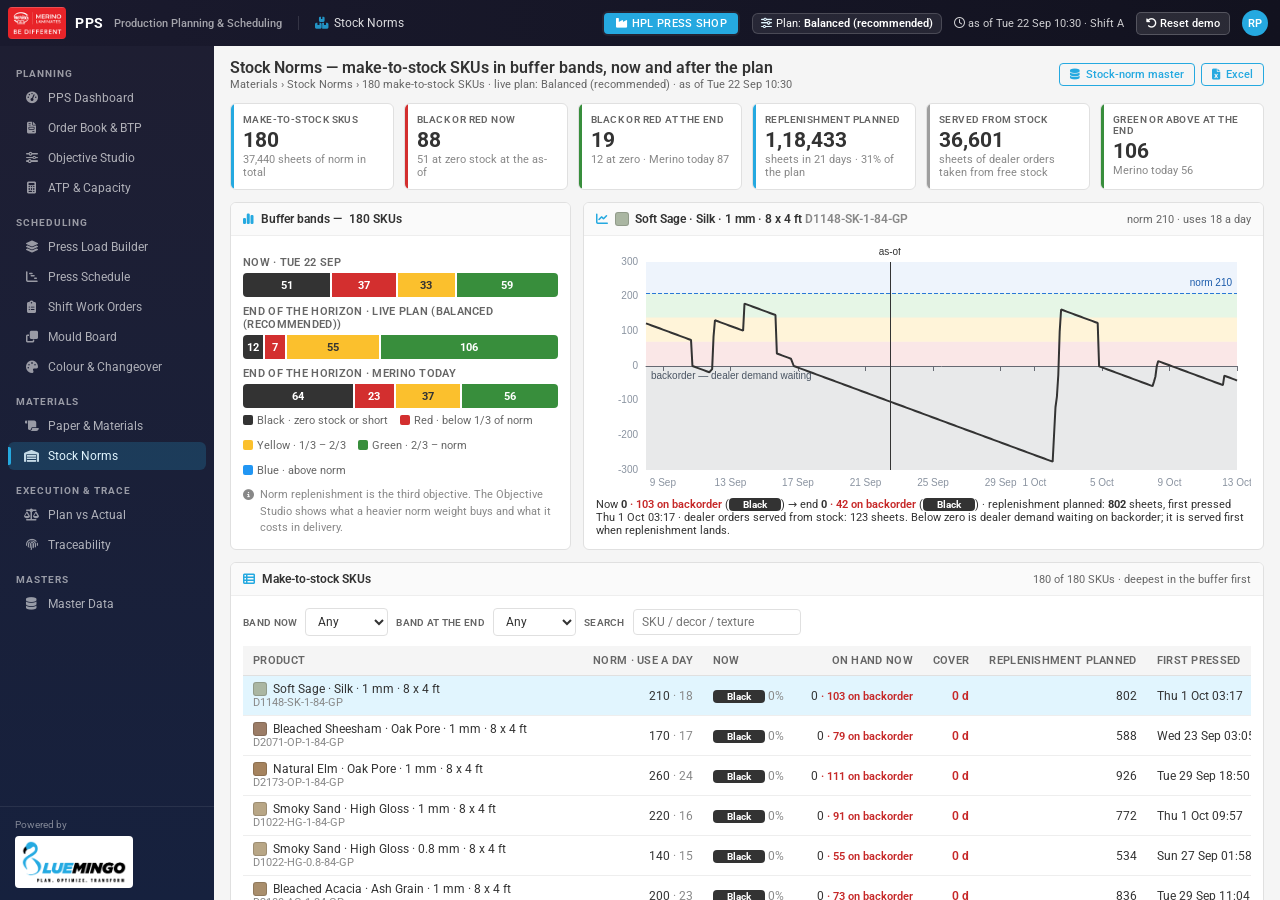
<file: norms.html>
<!DOCTYPE html>
<html lang="en">
<head>
<meta charset="UTF-8"><meta name="viewport" content="width=device-width,initial-scale=1">
<title>Stock Norms · Merino PPS</title>
<link rel="icon" href="assets/img/merino-logo.png">
<link rel="stylesheet" href="assets/vendor/roboto/roboto.css"><link rel="stylesheet" href="assets/vendor/fontawesome/css/all.min.css"><link rel="stylesheet" href="assets/mer-shell.css">
<style>
  #nt-wrap { max-height:520px; }
  .bandbar { display:flex; height:24px; border-radius:4px; overflow:hidden; gap:2px; margin:4px 0 2px; }
  .bandbar div { display:flex; align-items:center; justify-content:center; font-size:11px; font-weight:700; min-width:20px; }
  .nb-lab { display:flex; gap:12px; flex-wrap:wrap; font-size:11px; color:var(--color-text-muted); margin-top:6px; }
  .nb-lab i { display:inline-block; width:10px; height:10px; border-radius:2px; margin-right:4px; vertical-align:-1px; }
  .bchip { display:inline-block; font-size:10px; font-weight:700; padding:1px 7px; border-radius:4px; min-width:52px; text-align:center; }
  .row-l { font-size:11px; color:var(--color-text-muted); text-transform:uppercase; letter-spacing:.3px; font-weight:600; margin-top:8px; }
  .swatch { display:inline-block; width:14px; height:14px; border-radius:3px; border:1px solid rgba(0,0,0,.15); vertical-align:-3px; margin-right:6px; }
</style>
<script src="assets/mer-nav.js"></script><script src="assets/mer-embed.js"></script>
</head>
<body>
<div class="bm-layout"><main class="bm-content">
  <div class="page-bar">
    <div><h1>Stock Norms — make-to-stock SKUs in buffer bands, now and after the plan</h1><div class="crumb">Materials › Stock Norms › <span id="ctx"></span></div></div>
    <div class="actions"><a class="btn btn-outline btn-sm" href="masters.html#stockNorms"><i class="fa-solid fa-database"></i> Stock-norm master</a><button class="btn btn-outline btn-sm" id="xl"><i class="fa-solid fa-file-excel"></i> Excel</button></div>
  </div>
  <div class="kpis" id="kpis"></div>
  <div class="grid-1-2">
    <div class="card"><div class="card-head"><i class="fa-solid fa-chart-simple"></i> Buffer bands — <span id="bands-h">180 SKUs</span></div><div class="card-body" id="bands"></div></div>
    <div class="card"><div class="card-head"><i class="fa-solid fa-chart-line"></i> <span id="dtitle">On hand</span><span class="right hint" id="dmeta"></span></div><div class="card-body"><div id="proj" style="height:250px"></div><div class="small" id="dnote"></div></div></div>
  </div>
  <div class="card">
    <div class="card-head"><i class="fa-solid fa-table-list"></i> Make-to-stock SKUs <span class="right hint" id="ncount"></span></div>
    <div class="card-body">
      <div class="filters">
        <span class="fl">Band now</span><select id="f-now"><option value="">Any</option><option>BLACK</option><option>RED</option><option>YELLOW</option><option>GREEN</option><option>BLUE</option></select>
        <span class="fl">Band at the end</span><select id="f-end"><option value="">Any</option><option>BLACK</option><option>RED</option><option>YELLOW</option><option>GREEN</option><option>BLUE</option></select>
        <span class="fl">Search</span><input id="f-q" placeholder="SKU / decor / texture" size="22">
      </div>
      <div class="tbl-wrap" id="nt-wrap"><table class="tbl" id="nt"></table></div>
      <div class="note"><i class="fa-solid fa-circle-info"></i><span><b>How a norm works.</b> Each make-to-stock SKU has a norm (the buffer target in sheets). Dealers draw from stock every day; a dealer order for the SKU is served from free stock first. When stock falls below two thirds of the norm (yellow) the planner raises a replenishment to bring it back to the norm; the weighted plan scores it by how deep into the buffer the SKU is (black and red first) and fills it after export and committed orders — Merino today fills it strictly last.</span></div>
    </div>
  </div>
</main></div>
<script>window.MER_PAGE='norms'; window.MER_TITLE='Stock Norms'; window.MER_ICON='fa-boxes-stacked';</script>
<script src="assets/mer-chrome.js"></script>
<script src="data/mer-data.js"></script><script src="assets/mer-engine.js"></script><script src="assets/mer-core.js"></script><script src="assets/vendor/echarts.min.js"></script><script src="assets/vendor/xlsx.full.min.js"></script>
<script>
  var X = window.MERX, R = null, T0 = null, m = null, V = null, sel = null, chart = null, $ = function (id) { return document.getElementById(id); };
  // the buffer bands keep the TOC colour code — they are named after their colours, not after the app's status steps
  var BAND = [['BLACK', '#333333', 'zero stock or short'], ['RED', '#d32f2f', 'below 1/3 of norm'], ['YELLOW', '#fbc02d', '1/3 – 2/3'], ['GREEN', '#388e3c', '2/3 – norm'], ['BLUE', '#2196f3', 'above norm']];
  var BC = {}; BAND.forEach(function (b) { BC[b[0]] = b[1]; });
  function bandOf(pos) { return pos <= 0 ? 'BLACK' : pos < 1 / 3 ? 'RED' : pos < 2 / 3 ? 'YELLOW' : pos <= 1 ? 'GREEN' : 'BLUE'; }
  function chip(b) { return '<span class="bchip" style="background:' + BC[b] + ';color:' + X.textOn(BC[b]) + '">' + b.charAt(0) + b.slice(1).toLowerCase() + '</span>'; }
  // below zero = dealer demand waiting (backorder): shown as 0 on hand + the backorder, never as negative stock
  function qty(v) { return v >= 0 ? X.n(v) : '0 <span class="deviation small">· ' + X.n(-v) + ' on backorder</span>'; }
  function sw(dec) { var x = X.decor(dec); return '<span class="swatch" style="background:' + x.hex + '"></span>'; }

  function derive(r) {
    if (r._nrm) return r._nrm;
    var hs = r.hist.state, fs = r.state, rows = [], T = r.m.asOf;
    var made = {}, first = {};
    r.cycles.forEach(function (c, i) { if (i < r.nHist) return; c.rows.forEach(function (rw) { rw.pl.forEach(function (q) { if (String(q[0]).indexOf('NORM/') === 0) { var k = String(q[0]).slice(5); made[k] = (made[k] || 0) + q[1]; if (first[k] == null) first[k] = c.s0; } }); }); });
    var served = {}; r.lines.forEach(function (x) { if (!x.norm && x.alloc > 0 && x.rel >= T) served[x.skuId] = (served[x.skuId] || 0) + x.alloc; });
    r.m.norms.forEach(function (n) {
      var a = hs.norm[n.skuId], b = fs.norm[n.skuId]; if (!a || !b) return;
      var p0 = a.onHand / n.norm, p1 = b.onHand / n.norm;
      rows.push({ n: n, s: r.m.skus[n.skuId], now: a.onHand, end: b.onHand, p0: p0, p1: p1, b0: bandOf(p0), b1: bandOf(p1), made: made[n.skuId] || 0, first: first[n.skuId], served: served[n.skuId] || 0, cover: a.onHand > 0 ? a.onHand / n.use : 0 });
    });
    var c0 = {}, c1 = {}; BAND.forEach(function (b) { c0[b[0]] = 0; c1[b[0]] = 0; }); rows.forEach(function (x) { c0[x.b0]++; c1[x.b1]++; });
    r._nrm = { rows: rows, c0: c0, c1: c1, made: rows.reduce(function (a, x) { return a + x.made; }, 0), served: rows.reduce(function (a, x) { return a + x.served; }, 0) };
    return r._nrm;
  }
  function bar(cnt) { return '<div class="bandbar">' + BAND.map(function (b) { var v = cnt[b[0]] || 0; return v ? '<div style="flex:' + v + ';background:' + b[1] + ';color:' + X.textOn(b[1]) + '" title="' + b[0] + ' · ' + b[2] + ': ' + v + ' SKUs">' + v + '</div>' : ''; }).join('') + '</div>'; }

  function render(r) {
    R = r; m = r.m; V = derive(r);
    var st = X.settings();
    X.withPlan(function (t) { T0 = t; draw(); }, { preset: 'today', weights: null, whatifs: st.whatifs }, 'Planning Merino today for the comparison');
  }
  function draw() {
    var st = X.settings(), live = st.preset === 'custom' ? 'Custom weights' : ((X.D.m.weights.filter(function (w) { return w.id === st.preset; })[0] || {}).label || st.preset), VT = derive(T0), k = R.kpi;
    $('ctx').textContent = m.norms.length + ' make-to-stock SKUs · live plan: ' + live + ' · as of ' + X.fmt(X.ASOF);
    $('bands-h').textContent = m.norms.length + ' SKUs';
    $('kpis').innerHTML = [
      ['Make-to-stock SKUs', X.n(m.norms.length), X.n(m.norms.reduce(function (a, n) { return a + n.norm; }, 0)) + ' sheets of norm in total', 'blue'],
      ['Black or red now', X.n(V.c0.BLACK + V.c0.RED), V.c0.BLACK + ' at zero stock at the as-of', V.c0.BLACK ? 'red' : 'amber'],
      ['Black or red at the end', X.n(V.c1.BLACK + V.c1.RED), V.c1.BLACK + ' at zero · Merino today ' + (VT.c1.BLACK + VT.c1.RED), V.c1.BLACK + V.c1.RED <= VT.c1.BLACK + VT.c1.RED ? 'green' : 'amber'],
      ['Replenishment planned', X.n(V.made), 'sheets in ' + X.D.meta.forwardDays + ' days · ' + X.pct(k.sheets ? V.made / k.sheets : 0, 0) + ' of the plan', 'blue'],
      ['Served from stock', X.n(V.served), 'sheets of dealer orders taken from free stock', 'grey'],
      ['Green or above at the end', X.n(V.c1.GREEN + V.c1.BLUE), 'Merino today ' + (VT.c1.GREEN + VT.c1.BLUE), V.c1.GREEN + V.c1.BLUE >= VT.c1.GREEN + VT.c1.BLUE ? 'green' : 'amber']
    ].map(function (q) { return '<div class="kpi ' + q[3] + '"><div class="k">' + q[0] + '</div><div class="v">' + q[1] + '</div><div class="s">' + q[2] + '</div></div>'; }).join('');
    $('bands').innerHTML = '<div class="row-l">Now · ' + X.fmtD(X.ASOF) + '</div>' + bar(V.c0) +
      '<div class="row-l">End of the horizon · live plan (' + X.esc(live) + ')</div>' + bar(V.c1) +
      (st.preset === 'today' ? '' : '<div class="row-l">End of the horizon · Merino today</div>' + bar(VT.c1)) +
      '<div class="nb-lab">' + BAND.map(function (b) { return '<span><i style="background:' + b[1] + '"></i>' + b[0].charAt(0) + b[0].slice(1).toLowerCase() + ' · ' + b[2] + '</span>'; }).join('') + '</div>' +
      '<div class="note"><i class="fa-solid fa-circle-info"></i><span>Norm replenishment is the third objective. The Objective Studio shows what a heavier norm weight buys and what it costs in delivery.</span></div>';
    if (!sel || !m.normBySku[sel]) { var h = X.hashParam(); sel = m.normBySku[h] ? h : V.rows.slice().sort(function (a, b) { return a.p0 - b.p0 || (a.n.skuId < b.n.skuId ? -1 : 1); })[0].n.skuId; }
    detail(); table();
  }

  function detail() {
    var x = V.rows.filter(function (q) { return q.n.skuId === sel; })[0]; if (!x) return;
    var n = x.n, s = x.s;
    $('dtitle').innerHTML = sw(s.decorId) + X.esc(X.skuText(m, n.skuId)) + ' <span class="hint mono">' + X.esc(n.skuId) + '</span>';
    $('dmeta').textContent = 'norm ' + X.n(n.norm) + ' · uses ' + n.use + ' a day';
    // on hand over time: dealer draw every hour, orders served from stock at their release, replenishment lands after finishing
    var ev = [], id = 'NORM/' + n.skuId;
    R.cycles.forEach(function (c) { c.rows.forEach(function (rw) { rw.pl.forEach(function (q) { if (q[0] === id) ev.push([c.end + m.finishDays * 1440, q[1]]); }); }); });
    R.lines.forEach(function (l) { if (!l.norm && l.skuId === n.skuId && l.alloc > 0) ev.push([l.rel, -l.alloc]); });
    ev.sort(function (a, b) { return a[0] - b[0]; });
    var data = [], lvl = n.onHand0, t = 0, j = 0;
    for (var tt = 0; tt <= X.END; tt += 120) {
      while (j < ev.length && ev[j][0] <= tt) { lvl += ev[j][1]; j++; }
      data.push([X.dateOf(tt).getTime(), Math.round(lvl - n.use * tt / 1440)]);
    }
    var mx = Math.max(n.norm * 1.25, Math.max.apply(null, data.map(function (d) { return d[1]; })) * 1.05), mn = Math.min(0, Math.min.apply(null, data.map(function (d) { return d[1]; })));
    function zone(lo, hi, col) { return [{ yAxis: lo, itemStyle: { color: col } }, { yAxis: hi }]; }
    if (!chart) chart = echarts.init($('proj'));
    chart.setOption({
      animation: false, grid: { left: 50, right: 14, top: 14, bottom: 28 },
      tooltip: { trigger: 'axis', formatter: function (ps) { var q = ps[0]; return X.fmt(Math.round((q.value[0] - X.dateOf(0).getTime()) / 60000)) + '<br>' + (q.value[1] >= 0 ? X.n(q.value[1]) + ' sheets on hand · ' + X.pct(q.value[1] / n.norm, 0) + ' of norm (' + bandOf(q.value[1] / n.norm).toLowerCase() + ')' : '0 on hand · ' + X.n(-q.value[1]) + ' on backorder (black)'); } },
      xAxis: { type: 'time', min: X.dateOf(0).getTime(), max: X.dateOf(X.END).getTime(), axisLabel: { fontSize: 10, color: '#8a93a0', formatter: function (v) { var dd = new Date(v); return dd.getDate() + ' ' + ['Jan', 'Feb', 'Mar', 'Apr', 'May', 'Jun', 'Jul', 'Aug', 'Sep', 'Oct', 'Nov', 'Dec'][dd.getMonth()]; } }, splitLine: { show: false } },
      yAxis: { type: 'value', min: Math.floor(mn / 50) * 50, max: Math.ceil(mx / 50) * 50, axisLabel: { fontSize: 10, color: '#8a93a0' }, splitLine: { show: false } },
      series: [{ type: 'line', showSymbol: false, data: data, lineStyle: { width: 2, color: '#333333' },
        markArea: { silent: true, label: { fontSize: 10, color: '#4a5563', position: 'insideTopLeft' }, data: [[{ yAxis: Math.floor(mn / 50) * 50, name: mn < 0 ? 'backorder — dealer demand waiting' : '', itemStyle: { color: 'rgba(31,39,51,0.10)' } }, { yAxis: 0 }], zone(0, n.norm / 3, 'rgba(208,59,59,0.12)'), zone(n.norm / 3, n.norm * 2 / 3, 'rgba(251,192,45,0.18)'), zone(n.norm * 2 / 3, n.norm, 'rgba(12,163,12,0.10)'), zone(n.norm, Math.ceil(mx / 50) * 50, 'rgba(42,120,214,0.08)')] },
        markLine: { symbol: 'none', silent: true, data: [{ xAxis: X.dateOf(X.ASOF).getTime(), lineStyle: { color: X.COLOR.ink, width: 1, type: 'solid' }, label: { formatter: 'as-of', fontSize: 10, color: X.COLOR.ink } }, { yAxis: n.norm, lineStyle: { color: '#2a78d6', type: 'dashed', width: 1 }, label: { formatter: 'norm ' + n.norm, fontSize: 10, color: '#1c5cab', position: 'insideEndTop' } }] } }]
    }, true);
    $('dnote').innerHTML = 'Now <b>' + qty(Math.round(x.now)) + '</b> (' + chip(x.b0) + ') → end <b>' + qty(Math.round(x.end)) + '</b> (' + chip(x.b1) + ') · replenishment planned: <b>' + X.n(x.made) + '</b> sheets' + (x.first != null ? ', first pressed ' + X.fmt(x.first) : '') + ' · dealer orders served from stock: ' + X.n(x.served) + ' sheets. Below zero is dealer demand waiting on backorder; it is served first when replenishment lands.';
  }

  function table() {
    var fn = $('f-now').value, fe = $('f-end').value, q = $('f-q').value.trim().toLowerCase();
    var rows = V.rows.filter(function (x) { if (fn && x.b0 !== fn) return false; if (fe && x.b1 !== fe) return false; if (q && (x.n.skuId + ' ' + X.skuText(m, x.n.skuId)).toLowerCase().indexOf(q) < 0) return false; return true; })
      .sort(function (a, b) { return a.p0 - b.p0 || (a.n.skuId < b.n.skuId ? -1 : 1); });
    $('ncount').textContent = rows.length + ' of ' + V.rows.length + ' SKUs · deepest in the buffer first';
    $('nt').innerHTML = '<thead><tr><th>Product</th><th class="num">Norm · use a day</th><th>Now</th><th class="num">On hand now</th><th class="num">Cover</th><th class="num">Replenishment planned</th><th>First pressed</th><th>End of horizon</th><th class="num">On hand at the end</th></tr></thead><tbody>' +
      rows.map(function (x) { return '<tr data-sku="' + X.esc(x.n.skuId) + '" style="cursor:pointer"' + (x.n.skuId === sel ? ' class="sel"' : '') + '><td>' + sw(x.s.decorId) + X.esc(X.skuText(m, x.n.skuId)) + '<div class="hint mono small">' + X.esc(x.n.skuId) + '</div></td><td class="num mono">' + X.n(x.n.norm) + ' <span class="hint">· ' + x.n.use + '</span></td><td>' + chip(x.b0) + ' <span class="hint mono">' + X.pct(Math.max(0, x.p0), 0) + '</span></td><td class="num mono">' + qty(Math.round(x.now)) + '</td><td class="num mono">' + (x.cover ? x.cover.toFixed(1) + ' d' : '<span class="deviation">0 d</span>') + '</td><td class="num mono">' + (x.made ? X.n(x.made) : '<span class="hint">—</span>') + '</td><td>' + (x.first != null ? X.fmt(x.first) : '<span class="hint">—</span>') + '</td><td>' + chip(x.b1) + ' <span class="hint mono">' + X.pct(Math.max(0, x.p1), 0) + '</span></td><td class="num mono">' + qty(Math.round(x.end)) + '</td></tr>'; }).join('') + '</tbody>';
  }
  ['f-now', 'f-end'].forEach(function (id) { $(id).addEventListener('change', table); });
  $('f-q').addEventListener('input', table);
  $('nt').addEventListener('click', function (e) { var tr = e.target.closest('[data-sku]'); if (!tr) return; sel = tr.getAttribute('data-sku'); detail(); table(); });
  $('xl').addEventListener('click', function () {
    X.xlsx([{ name: 'Stock norms', cols: ['SKU', 'Product', 'Norm', 'Use per day', 'On hand now', 'Band now', 'Position now %', 'Replenishment planned', 'First pressed', 'On hand at end', 'Band at end', 'Position at end %', 'Served from stock'],
      rows: V.rows.map(function (x) { return [x.n.skuId, X.skuText(m, x.n.skuId), x.n.norm, x.n.use, Math.round(x.now), x.b0, Math.round(x.p0 * 100), x.made, x.first != null ? X.fmt(x.first) : '', Math.round(x.end), x.b1, Math.round(x.p1 * 100), x.served]; }),
      widths: [22, 46, 8, 11, 12, 10, 13, 20, 18, 14, 11, 16, 16] }], 'Merino_Stock_Norms_' + X.yymmdd(X.ASOF) + '.xlsx');
  });
  window.addEventListener('resize', function () { if (chart) chart.resize(); });
  window.addEventListener('mer:activated', function () { if (chart) chart.resize(); });
  window.addEventListener('hashchange', function () { var h = X.hashParam(); if (m && m.normBySku[h]) { sel = h; detail(); table(); } });
  X.withPlan(render);
  X.whenPlanChanges(render);
</script>
</body>
</html>
</file>
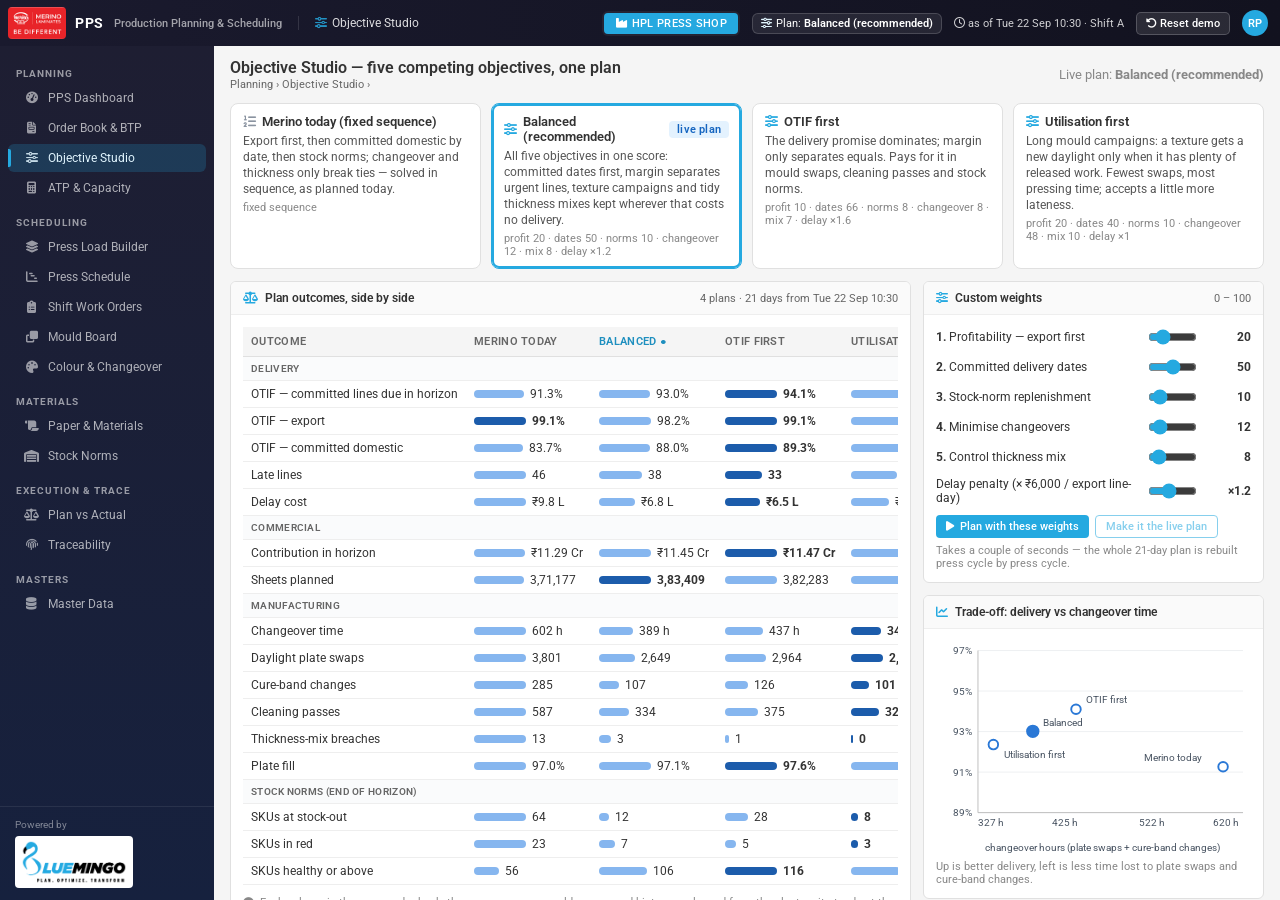
<file: objectives.html>
<!DOCTYPE html>
<html lang="en">
<head>
<meta charset="UTF-8"><meta name="viewport" content="width=device-width,initial-scale=1">
<title>Objective Studio · Merino PPS</title>
<link rel="icon" href="assets/img/merino-logo.png">
<link rel="stylesheet" href="assets/vendor/roboto/roboto.css"><link rel="stylesheet" href="assets/vendor/fontawesome/css/all.min.css"><link rel="stylesheet" href="assets/mer-shell.css">
<style>
  .presets { display:grid; grid-template-columns:repeat(4,1fr); gap:10px; margin-bottom:12px; }
  .pr { background:#fff; border:1px solid var(--color-border); border-radius:8px; padding:10px 12px; cursor:pointer; display:flex; flex-direction:column; gap:4px; }
  .pr:hover { border-color:var(--color-primary); } .pr.live { box-shadow:0 0 0 2px var(--color-primary) inset; border-color:var(--color-primary); }
  .pr .t { font-weight:600; display:flex; gap:6px; align-items:center; } .pr .d { font-size:11.5px; color:var(--color-text-secondary); line-height:1.4; }
  .pr .w { font-size:10.5px; color:var(--color-text-hint); font-variant-numeric:tabular-nums; }
  table.cmp td.bar { min-width:112px; } table.cmp td, table.cmp th { padding-left:8px; padding-right:8px; } table.cmp .cb { display:flex; align-items:center; gap:6px; } table.cmp .cb i { display:block; height:8px; border-radius:4px; background:#86b6ef; }
  table.cmp td.best .cb i { background:#1c5cab; } table.cmp td.best .cb span { font-weight:700; }
  table.cmp th.live { color:var(--color-primary-dark); } table.cmp .grp td { background:#fafbfc; font:600 10px 'Roboto'; text-transform:uppercase; letter-spacing:.3px; color:var(--color-text-muted); }
  .obj { display:grid; grid-template-columns:24px 1fr; gap:8px; align-items:start; margin-bottom:8px; font-size:12px; } .obj .nb { background:var(--color-primary-light); color:var(--color-primary-dark); border-radius:5px; text-align:center; font-weight:700; font-size:11px; padding:2px 0; }
  svg.sc text { font:11px 'Roboto'; fill:#4a5563; } svg.sc .ax { stroke:#bdbdbd; } svg.sc .gl { stroke:#eef0f2; }
</style>
<script src="assets/mer-nav.js"></script><script src="assets/mer-embed.js"></script>
</head>
<body>
<div class="bm-layout"><main class="bm-content">
  <div class="page-bar">
    <div><h1>Objective Studio — five competing objectives, one plan</h1><div class="crumb">Planning › Objective Studio › <span id="ctx"></span></div></div>
    <div class="actions"><span class="hint" id="liveinfo"></span></div>
  </div>
  <div class="presets" id="presets"></div>
  <div class="grid-2-1">
    <div class="card">
      <div class="card-head"><i class="fa-solid fa-scale-balanced"></i> Plan outcomes, side by side <span class="right hint" id="cmpmeta"></span></div>
      <div class="card-body"><div class="tbl-wrap"><table class="tbl cmp" id="cmp"></table></div>
        <div class="note"><i class="fa-solid fa-circle-info"></i><span>Each column is the same order book, the same presses, moulds, paper and history, re-planned from the plant as it stands at the as-of moment — only the way priorities are set differs. The darker bar is the best value in its row. <b>Merino today</b> solves the objectives one after the other (export first, then committed domestic by date, then stock norms; changeovers and thickness only break ties); the weighted plans solve all five at once.</span></div>
      </div>
    </div>
    <div>
      <div class="card"><div class="card-head"><i class="fa-solid fa-sliders"></i> Custom weights <span class="right hint">0 – 100</span></div><div class="card-body" id="sliders"></div></div>
      <div class="card"><div class="card-head"><i class="fa-solid fa-chart-line"></i> Trade-off: delivery vs changeover time</div><div class="card-body"><div id="scatter"></div><div class="hint small">Up is better delivery, left is less time lost to plate swaps and cure-band changes.</div></div></div>
    </div>
  </div>
  <div class="card"><div class="card-head"><i class="fa-solid fa-list-ol"></i> The five objectives (as set out with Merino)</div><div class="card-body grid2" id="objs"></div></div>
</main></div>
<script>window.MER_PAGE='objectives'; window.MER_TITLE='Objective Studio'; window.MER_ICON='fa-sliders';</script>
<script src="assets/mer-chrome.js"></script>
<script src="data/mer-data.js"></script><script src="assets/mer-engine.js"></script><script src="assets/mer-core.js"></script>
<script>
  var X = window.MERX, P = X.D.m.weights, OBJ = X.D.m.objectives, results = {}, custom = null;
  var cw = (X.settings().preset === 'custom' && X.settings().weights) || { mode: 'weighted', profit: 20, dates: 50, norms: 10, changeover: 12, mix: 8, delayScale: 1.2 };
  function stFor(id) { var s = X.settings(); return id === 'custom' ? { preset: 'custom', weights: cw, whatifs: s.whatifs } : { preset: id, weights: null, whatifs: s.whatifs }; }
  function wtext(w) { return w.mode === 'sequence' ? 'fixed sequence' : 'profit ' + w.profit + ' · dates ' + w.dates + ' · norms ' + w.norms + ' · changeover ' + w.changeover + ' · mix ' + w.mix + ' · delay ×' + w.delayScale; }
  function drawPresets() {
    var live = X.settings().preset;
    document.getElementById('presets').innerHTML = P.map(function (w) {
      return '<div class="pr' + (w.id === live ? ' live' : '') + '" data-p="' + w.id + '"><div class="t">' + (w.id === 'today' ? '<i class="fa-solid fa-list-ol" style="color:#8a93a0"></i>' : '<i class="fa-solid fa-sliders" style="color:var(--color-primary)"></i>') + X.esc(w.label) + (w.id === live ? ' <span class="badge b-blue">live plan</span>' : '') + '</div><div class="d">' + X.esc(w.note) + '</div><div class="w">' + wtext(w) + '</div></div>'; }).join('');
    var s = X.settings(); document.getElementById('liveinfo').innerHTML = 'Live plan: <b>' + X.esc(s.preset === 'custom' ? 'custom weights' : (P.filter(function (w) { return w.id === s.preset; })[0] || {}).label) + '</b>' + (s.whatifs.length ? ' · ' + s.whatifs.length + ' what-if(s) applied to every column' : '');
  }
  // run the presets one after another so the overlay can say which one is planning
  function runAll(cb) {
    var ids = P.map(function (w) { return w.id; }).concat(custom ? ['custom'] : []), i = 0;
    (function next() {
      if (i >= ids.length) { cb(); return; }
      var id = ids[i++], st = stFor(id), c = X.cachedPlan(st);
      if (c) { results[id] = c; next(); return; }
      X.busy(true, 'Planning ' + (id === 'custom' ? 'custom weights' : (P.filter(function (w) { return w.id === id; })[0] || {}).label) + ' (' + i + ' of ' + ids.length + ')');
      setTimeout(function () { try { results[id] = X.computePlan(st); } finally { X.busy(false); } next(); }, 30);
    })();
  }
  function draw() {
    var cols = P.map(function (w) { return { id: w.id, label: w.label.replace(' (fixed sequence)', '').replace(' (recommended)', ''), w: w }; });
    if (custom) cols.push({ id: 'custom', label: 'Custom', w: cw });
    var live = X.settings().preset;
    var ROWS = [
      ['Delivery', null], ['OTIF — committed lines due in horizon', function (k) { return k.otif; }, 'pct', 1], ['OTIF — export', function (k) { return k.otifExport; }, 'pct', 1], ['OTIF — committed domestic', function (k) { return k.otifDomestic; }, 'pct', 1],
      ['Late lines', function (k) { return k.late; }, 'n', -1], ['Delay cost', function (k) { return k.delayCost; }, 'rs', -1],
      ['Commercial', null], ['Contribution in horizon', function (k) { return k.contribution; }, 'rs', 1], ['Sheets planned', function (k) { return k.sheets; }, 'n', 1],
      ['Manufacturing', null], ['Changeover time', function (k) { return k.chgMin / 60; }, 'h', -1], ['Daylight plate swaps', function (k) { return k.swaps; }, 'n', -1], ['Cure-band changes', function (k) { return k.bandChanges; }, 'n', -1],
      ['Cleaning passes', function (k) { return k.cleaning; }, 'n', -1], ['Thickness-mix breaches', function (k) { return k.mixBreach; }, 'n', -1], ['Plate fill', function (k) { return k.fill; }, 'pct', 1],
      ['Stock norms (end of horizon)', null], ['SKUs at stock-out', function (k) { return k.norm.BLACK; }, 'n', -1], ['SKUs in red', function (k) { return k.norm.RED; }, 'n', -1], ['SKUs healthy or above', function (k) { return k.norm.GREEN + k.norm.BLUE; }, 'n', 1]
    ];
    function f(v, t) { return t === 'pct' ? X.pct(v, 1) : t === 'rs' ? X.rs(v) : t === 'h' ? X.n(v, 0) + ' h' : X.n(v); }
    var h = '<thead><tr><th>Outcome</th>' + cols.map(function (c) { return '<th class="' + (c.id === live ? 'live' : '') + '">' + X.esc(c.label) + (c.id === live ? ' ●' : '') + '</th>'; }).join('') + '</tr></thead><tbody>';
    ROWS.forEach(function (r) {
      if (!r[1]) { h += '<tr class="grp"><td colspan="' + (cols.length + 1) + '">' + r[0] + '</td></tr>'; return; }
      var vals = cols.map(function (c) { return results[c.id] ? r[1](results[c.id].kpi) : null; }), mx = Math.max.apply(null, vals.map(function (v) { return Math.abs(v || 0); })) || 1;
      var best = r[3] > 0 ? Math.max.apply(null, vals) : Math.min.apply(null, vals);
      h += '<tr><td>' + r[0] + '</td>' + vals.map(function (v) { return '<td class="bar' + (v === best ? ' best' : '') + '"><div class="cb"><i style="width:' + Math.max(2, Math.round(Math.abs(v) / mx * 52)) + 'px"></i><span class="mono">' + f(v, r[2]) + '</span></div></td>'; }).join('') + '</tr>';
    });
    document.getElementById('cmp').innerHTML = h + '</tbody>';
    document.getElementById('cmpmeta').textContent = cols.length + ' plans · ' + X.D.meta.forwardDays + ' days from ' + X.fmt(X.ASOF);
    scatter(cols);
  }
  function scatter(cols) {   // one point per plan; direct labels (no legend); the live plan is the filled point
    var W = 330, H = 210, L = 44, B = 30, pts = cols.map(function (c) { var k = results[c.id].kpi; return { id: c.id, label: c.label, x: k.chgMin / 60, y: k.otif * 100 }; });
    var x0 = Math.min.apply(null, pts.map(function (p) { return p.x; })) * 0.95, x1 = Math.max.apply(null, pts.map(function (p) { return p.x; })) * 1.03;
    var y0 = Math.floor(Math.min.apply(null, pts.map(function (p) { return p.y; })) - 2), y1 = Math.ceil(Math.max.apply(null, pts.map(function (p) { return p.y; })) + 2);
    function sx(v) { return L + (v - x0) / (x1 - x0) * (W - L - 12); } function sy(v) { return H - B - (v - y0) / (y1 - y0) * (H - B - 10); }
    var live = X.settings().preset, g = '';
    for (var i = 0; i <= 4; i++) { var yv = y0 + (y1 - y0) * i / 4; g += '<line class="gl" x1="' + L + '" x2="' + (W - 8) + '" y1="' + sy(yv) + '" y2="' + sy(yv) + '"/><text x="' + (L - 6) + '" y="' + (sy(yv) + 4) + '" text-anchor="end">' + yv.toFixed(0) + '%</text>'; }
    g += '<text x="' + (W / 2 + 10) + '" y="' + (H + 10) + '" text-anchor="middle">changeover hours (plate swaps + cure-band changes)</text>';
    for (var j = 0; j <= 3; j++) { var xv = x0 + (x1 - x0) * j / 3; g += '<text x="' + sx(xv) + '" y="' + (H - B + 14) + '" text-anchor="' + (j === 3 ? 'end' : j === 0 ? 'start' : 'middle') + '">' + X.n(xv) + ' h</text>'; }
    // direct labels: each takes the first of eight spots around its point that stays inside the plot and clears every point
    // and every label already placed (greedy, in plan order)
    var boxes = pts.map(function (p) { var cx = sx(p.x), cy = sy(p.y); return { x0: cx - 7, x1: cx + 7, y0: cy - 7, y1: cy + 7 }; });
    function hit(b) { return boxes.some(function (o) { return b.x0 < o.x1 && b.x1 > o.x0 && b.y0 < o.y1 && b.y1 > o.y0; }) || b.x0 < L + 2 || b.x1 > W - 4 || b.y0 < 2 || b.y1 > H - B - 2; }
    pts.forEach(function (p) {
      var on = p.id === live, cx = sx(p.x), cy = sy(p.y), tw = p.label.length * 6 + 4, th = 13, pick = null;
      [[9, -16], [9, 4], [-9 - tw, -16], [-9 - tw, 4], [-tw / 2, -24], [-tw / 2, 10], [12, -6], [-12 - tw, -6]].some(function (d) {
        var b = { x0: cx + d[0], x1: cx + d[0] + tw, y0: cy + d[1], y1: cy + d[1] + th }; if (hit(b)) return false; pick = b; return true;
      });
      if (!pick) pick = { x0: cx + 9, x1: cx + 9 + tw, y0: cy - 16, y1: cy - 3 };
      boxes.push(pick);
      g += '<circle cx="' + cx + '" cy="' + cy + '" r="' + (on ? 6 : 5) + '" fill="' + (on ? '#2a78d6' : '#fff') + '" stroke="#2a78d6" stroke-width="2"><title>' + X.esc(p.label + ': OTIF ' + p.y.toFixed(1) + '%, ' + X.n(p.x) + ' h') + '</title></circle>' +
           '<text x="' + (pick.x0 + 2) + '" y="' + (pick.y1 - 3) + '">' + X.esc(p.label) + '</text>'; });
    document.getElementById('scatter').innerHTML = '<svg class="sc" width="100%" viewBox="0 0 ' + W + ' ' + (H + 16) + '">' + g + '<line class="ax" x1="' + L + '" x2="' + L + '" y1="10" y2="' + (H - B) + '"/><line class="ax" x1="' + L + '" x2="' + (W - 8) + '" y1="' + (H - B) + '" y2="' + (H - B) + '"/></svg>';
  }
  function sliders() {
    var S = [['profit', 'Profitability — export first'], ['dates', 'Committed delivery dates'], ['norms', 'Stock-norm replenishment'], ['changeover', 'Minimise changeovers'], ['mix', 'Control thickness mix']];
    document.getElementById('sliders').innerHTML = S.map(function (s, i) { return '<div class="wrow"><span><b>' + (i + 1) + '.</b> ' + s[1] + '</span><input type="range" min="0" max="100" value="' + cw[s[0]] + '" data-w="' + s[0] + '"><span class="wv" id="wv-' + s[0] + '">' + cw[s[0]] + '</span></div>'; }).join('') +
      '<div class="wrow"><span>Delay penalty (× ' + X.rs(X.D.cfg.delayPenalty.EXPORT) + ' / export line-day)</span><input type="range" min="0" max="30" value="' + Math.round(cw.delayScale * 10) + '" data-w="delayScale"><span class="wv" id="wv-delayScale">×' + cw.delayScale.toFixed(1) + '</span></div>' +
      '<div style="display:flex;gap:6px;margin-top:6px"><button class="btn btn-primary btn-sm" id="run"><i class="fa-solid fa-play"></i> Plan with these weights</button><button class="btn btn-outline btn-sm" id="apply" ' + (custom ? '' : 'disabled') + '>Make it the live plan</button></div>' +
      '<div class="hint small" style="margin-top:6px">Takes a couple of seconds — the whole ' + X.D.meta.forwardDays + '-day plan is rebuilt press cycle by press cycle.</div>';
  }
  document.getElementById('sliders').addEventListener('input', function (e) { var t = e.target; if (!t.dataset.w) return; var k = t.dataset.w; cw[k] = k === 'delayScale' ? +t.value / 10 : +t.value; document.getElementById('wv-' + k).textContent = k === 'delayScale' ? '×' + cw[k].toFixed(1) : cw[k]; });
  document.getElementById('sliders').addEventListener('click', function (e) {
    if (e.target.closest('#run')) { custom = true; delete results.custom; runAll(function () { draw(); sliders(); }); }
    if (e.target.closest('#apply')) X.replan(function () { X.State.set('plan', { preset: 'custom', weights: cw }); }, 'Applying custom weights', function () { drawPresets(); draw(); });
  });
  document.getElementById('presets').addEventListener('click', function (e) { var c = e.target.closest('[data-p]'); if (!c) return; var id = c.getAttribute('data-p'); X.replan(function () { X.State.set('plan', { preset: id }); }, 'Switching the live plan', function () { drawPresets(); draw(); X.toast('Live plan is now “' + X.esc((P.filter(function (w) { return w.id === id; })[0] || {}).label) + '” on every page'); }); });
  document.getElementById('objs').innerHTML = OBJ.map(function (o) {
    var d = { profit: 'Export orders carry a higher gross margin, so they are prioritised. In the weighted plan margin counts more as a line nears its date — it separates urgent lines rather than pushing a far-off export ahead of a committed order due tomorrow.',
              dates: 'Domestic orders with a confirmed delivery date. A committed date matters from the day it is confirmed and urgency climbs over its last two weeks; the delay penalty prices every day late (' + X.rs(X.D.cfg.delayPenalty.EXPORT) + ' export, ' + X.rs(X.D.cfg.delayPenalty.DOM_COMMITTED) + ' committed domestic per line-day).',
              norms: 'Colour-banded stock norms for make-to-stock SKUs — black (stock-out), red, yellow, green, blue. Replenishment fills the capacity committed work leaves.',
              changeover: 'Every daylight whose texture changes costs a plate swap; every cure-band change costs a profile change; a lighter decor after a darker one costs a cleaning pass. The weighted plan keeps texture campaigns running wherever that costs no delivery.',
              mix: 'Book building is still manual, so each press load keeps its distinct sheet thicknesses at or under the target; only a committed line within ~4 days of its date may add one more, never beyond the hard cap.' }[o.id];
    return '<div class="obj"><div class="nb">' + o.n + '</div><div><b>' + X.esc(o.label) + '</b> <span class="hint small">' + o.side + '-facing</span><div class="small" style="color:var(--color-text-secondary);margin-top:2px">' + d + '</div></div></div>'; }).join('');
  function render() { drawPresets(); sliders(); runAll(draw); }
  X.withPlan(render); X.whenPlanChanges(function () { results = {}; render(); });
</script>
</body>
</html>
</file>
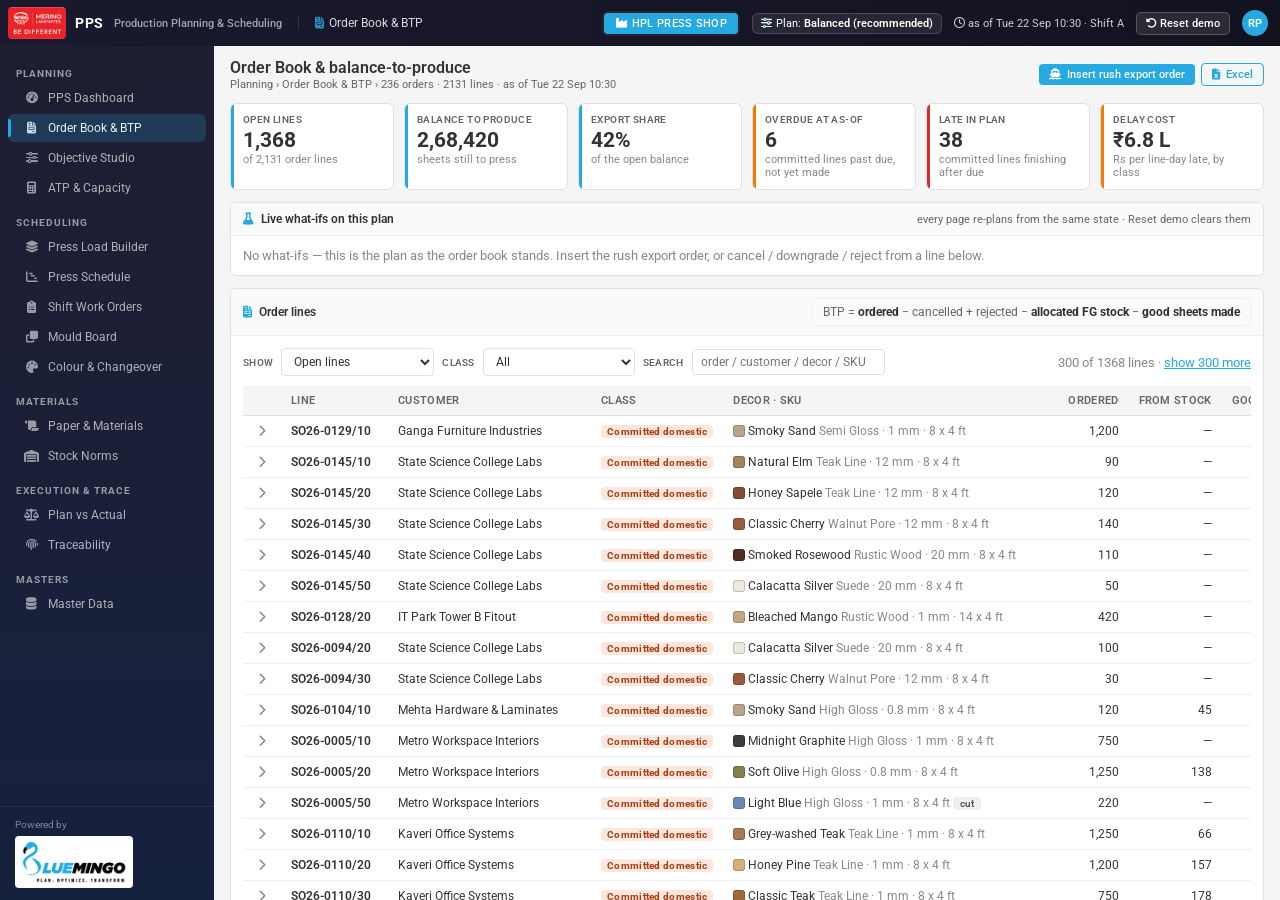
<file: orders.html>
<!DOCTYPE html>
<html lang="en">
<head>
<meta charset="UTF-8"><meta name="viewport" content="width=device-width,initial-scale=1">
<title>Order Book & BTP · Merino PPS</title>
<link rel="icon" href="assets/img/merino-logo.png">
<link rel="stylesheet" href="assets/vendor/roboto/roboto.css"><link rel="stylesheet" href="assets/vendor/fontawesome/css/all.min.css"><link rel="stylesheet" href="assets/mer-shell.css">
<style>
  .tbl-wrap { max-height:calc(100vh - 330px); }
  .wif { display:flex; gap:6px; flex-wrap:wrap; align-items:center; }
  .wif .w { display:inline-flex; gap:6px; align-items:center; background:#fff8e1; border:1px solid #ffe082; color:#6d4c00; border-radius:14px; padding:3px 6px 3px 10px; font-size:11.5px; }
  .wif .w button { border:none; background:rgba(0,0,0,.08); border-radius:50%; width:18px; height:18px; cursor:pointer; font-size:10px; }
  .imp td.later { color:#c62828; font-weight:600; } .imp td.earlier { color:#2e7d32; font-weight:600; }
  .act input { width:70px; font:12px 'Roboto'; padding:3px 6px; border:1px solid var(--color-border); border-radius:4px; }
  .elig { display:flex; gap:4px; flex-wrap:wrap; } .elig .e { font-size:10.5px; padding:2px 6px; border-radius:4px; border:1px solid var(--color-border); } .elig .e.ok { background:#e8f5e9; border-color:#c8e6c9; color:#2e7d32; } .elig .e.no { color:#8a93a0; }
</style>
<script src="assets/mer-nav.js"></script><script src="assets/mer-embed.js"></script>
</head>
<body>
<div class="bm-layout"><main class="bm-content">
  <div class="page-bar">
    <div><h1>Order Book &amp; balance-to-produce</h1><div class="crumb">Planning › Order Book &amp; BTP › <span id="ctx"></span></div></div>
    <div class="actions"><button class="btn btn-brand btn-sm" id="rush"><i class="fa-solid fa-ship"></i> Insert rush export order</button><button class="btn btn-outline btn-sm" id="xl"><i class="fa-solid fa-file-excel"></i> Excel</button></div>
  </div>
  <div class="kpis" id="kpis"></div>
  <div class="card" id="wifcard"><div class="card-head"><i class="fa-solid fa-flask"></i> Live what-ifs on this plan <span class="right hint">every page re-plans from the same state · Reset demo clears them</span></div><div class="card-body"><div class="wif" id="wifs"></div></div></div>
  <div class="card" id="impcard" style="display:none"><div class="card-head"><i class="fa-solid fa-code-compare"></i> Priority-order impact report — <span id="imptitle"></span><span class="right" id="impmeta"></span></div><div class="card-body" id="imp"></div></div>
  <div class="card">
    <div class="card-head"><i class="fa-solid fa-file-invoice"></i> Order lines <span class="right"><span class="formula">BTP = <b>ordered</b> − cancelled + rejected − <b>allocated FG stock</b> − <b>good sheets made</b></span></span></div>
    <div class="card-body">
      <div class="filters">
        <span class="fl">Show</span><select id="f-show"><option value="open">Open lines</option><option value="late">Late or not in horizon</option><option value="all">All lines</option><option value="done">Done</option></select>
        <span class="fl">Class</span><select id="f-cls"><option value="">All</option><option value="EXPORT">Export</option><option value="DOM_COMMITTED">Committed domestic</option><option value="DOM_OPEN">Open domestic</option></select>
        <span class="fl">Search</span><input id="f-q" placeholder="order / customer / decor / SKU" size="26">
        <span class="hint" id="fc" style="margin-left:auto"></span>
      </div>
      <div class="tbl-wrap"><table class="tbl" id="tbl"></table></div>
      <div class="note"><i class="fa-solid fa-circle-info"></i><span><b>Stateless balance-to-produce:</b> BTP is never stored — it is recomputed from the order, the stock allocated to it and the good sheets already pressed every time the plan runs. Cancel an order, downgrade pressed sheets or record a customer rejection below and the balance, the plan and every page follow without anyone re-entering a requirement. Make-to-stock SKUs are served from free finished stock first.</span></div>
    </div>
  </div>
</main></div>
<script>window.MER_PAGE='orders'; window.MER_TITLE='Order Book & BTP'; window.MER_ICON='fa-file-invoice';</script>
<script src="assets/mer-chrome.js"></script>
<script src="data/mer-data.js"></script><script src="assets/mer-engine.js"></script><script src="assets/mer-core.js"></script><script src="assets/vendor/xlsx.full.min.js"></script>
<script>
  var X = window.MERX, R = null, m = null, open = {}, CAP = 300, more = 0;
  function render(r) {
    R = r; m = r.m;
    var L = r.lines.filter(function (x) { return !x.norm; }), op = L.filter(function (x) { return x.status !== 'Done' && x.status !== 'Cancelled'; }), k = r.kpi;
    var btp = op.reduce(function (a, x) { return a + x.btp; }, 0), exp = op.filter(function (x) { return x.cls === 'EXPORT'; }).reduce(function (a, x) { return a + x.btp; }, 0);
    document.getElementById('ctx').textContent = X.D.orders.length + ' orders · ' + L.length + ' lines · as of ' + X.fmt(X.ASOF);
    document.getElementById('kpis').innerHTML = [
      ['Open lines', X.n(op.length), 'of ' + X.n(L.length) + ' order lines', 'blue'],
      ['Balance to produce', X.n(btp), 'sheets still to press', 'blue'],
      ['Export share', X.pct(btp ? exp / btp : 0, 0), 'of the open balance', 'brand'],
      ['Overdue at as-of', X.n(k.overdueAtAsOf), 'committed lines past due, not yet made', k.overdueAtAsOf ? 'amber' : 'green'],
      ['Late in plan', X.n(k.late), 'committed lines finishing after due', k.late ? 'red' : 'green'],
      ['Delay cost', X.rs(k.delayCost), 'Rs per line-day late, by class', 'amber']
    ].map(function (q) { return '<div class="kpi ' + q[3] + '"><div class="k">' + q[0] + '</div><div class="v">' + q[1] + '</div><div class="s">' + q[2] + '</div></div>'; }).join('');
    // what-ifs
    var st = X.settings();
    document.getElementById('wifs').innerHTML = st.whatifs.length ? st.whatifs.map(function (w) { return '<span class="w"><i class="fa-solid fa-flask"></i>' + X.esc(X.whatifLabel(w)) + '<button data-rm="' + X.esc(w.id) + '" title="Remove this what-if">✕</button></span>'; }).join('') :
      '<span class="hint">No what-ifs — this is the plan as the order book stands. Insert the rush export order, or cancel / downgrade / reject from a line below.</span>';
    document.getElementById('rush').disabled = st.whatifs.some(function (w) { return w.type === 'rush'; });
    impact(st);
    table();
  }
  // before / after the most recent what-if (both plans are cached by the host, so this is instant after the first run)
  function impact(st) {
    var card = document.getElementById('impcard');
    if (!st.whatifs.length) { card.style.display = 'none'; return; }
    var last = st.whatifs[st.whatifs.length - 1], before = { preset: st.preset, weights: st.weights, whatifs: st.whatifs.slice(0, -1) };
    X.withPlan(function (B) {
      var A = R, rows = [];
      A.lines.forEach(function (a) {
        if (a.norm) return; var b = B.byId[a.id];
        if (!b) { rows.push({ a: a, b: null, d: null, kind: 'new' }); return; }
        var ra = a.ready == null ? X.END + 1440 : a.ready, rb = b.ready == null ? X.END + 1440 : b.ready, d = (ra - rb) / 1440;
        if (Math.abs(d) >= 0.25 || a.status !== b.status || a.btp !== b.btp) rows.push({ a: a, b: b, d: d, kind: d > 0.25 ? 'later' : d < -0.25 ? 'earlier' : 'same' });
      });
      var later = rows.filter(function (x) { return x.kind === 'later'; }), newLate = rows.filter(function (x) { return x.b && x.a.lateDays > 0 && x.b.lateDays === 0; });
      var dk = A.kpi, bk = B.kpi;
      document.getElementById('imptitle').textContent = X.whatifLabel(last);
      document.getElementById('impmeta').innerHTML = later.length + ' lines later · ' + rows.filter(function (x) { return x.kind === 'earlier'; }).length + ' earlier · ' + newLate.length + ' newly late';
      rows.sort(function (x, y) { return (x.kind === 'new' ? -1 : 0) - (y.kind === 'new' ? -1 : 0) || Math.abs(y.d || 0) - Math.abs(x.d || 0); });
      document.getElementById('imp').innerHTML =
        '<div class="kpis" style="grid-template-columns:repeat(5,1fr)">' + [
          ['OTIF', X.pct(bk.otif, 1) + ' → ' + X.pct(dk.otif, 1)], ['Late lines', bk.late + ' → ' + dk.late], ['Delay cost', X.rs(bk.delayCost) + ' → ' + X.rs(dk.delayCost)],
          ['Sheets planned', X.n(bk.sheets) + ' → ' + X.n(dk.sheets)], ['Contribution', X.rs(bk.contribution) + ' → ' + X.rs(dk.contribution)]
        ].map(function (q) { return '<div class="kpi grey"><div class="k">' + q[0] + '</div><div class="v" style="font-size:15px">' + q[1] + '</div></div>'; }).join('') + '</div>' +
        '<div class="tbl-wrap" style="max-height:300px"><table class="tbl imp"><thead><tr><th>Line</th><th>Customer</th><th>Class</th><th>Due</th><th>Ready before</th><th>Ready after</th><th class="num">Moved</th><th>Status before → after</th></tr></thead><tbody>' +
        rows.slice(0, 80).map(function (x) { var a = x.a, b = x.b;
          return '<tr' + (x.kind === 'new' ? ' class="anchor"' : '') + '><td class="mono"><a href="#" data-find="' + X.esc(a.id) + '">' + X.esc(a.id) + '</a></td><td>' + X.esc(X.custName(a.cust)) + '</td><td>' + X.cls(a.cls, a.rush) + '</td><td class="mono">' + X.fmtD(a.due) + '</td>' +
            '<td class="mono">' + (b ? (b.ready != null ? X.fmt(b.ready) : 'not in horizon') : '<span class="hint">new line</span>') + '</td><td class="mono">' + (a.ready != null ? X.fmt(a.ready) : 'not in horizon') + '</td>' +
            '<td class="num mono ' + x.kind + '">' + (x.d == null ? '—' : (x.d > 0 ? '+' : '') + x.d.toFixed(1) + ' d') + '</td><td>' + (b ? X.badge(b.status) + ' → ' : '') + X.badge(a.status) + '</td></tr>'; }).join('') + '</tbody></table></div>' +
        '<div class="note"><i class="fa-solid fa-circle-info"></i><span>The plan is re-run with and without this what-if from the same starting point (the plant at ' + X.fmt(X.ASOF) + '); every line whose ready date or status changed is listed, biggest move first.</span></div>';
      card.style.display = '';
      if (X.hashParam() === 'impact') card.scrollIntoView({ behavior: 'smooth' });
    }, before, 'Re-planning without the latest what-if for comparison');
  }
  function table() {
    var show = document.getElementById('f-show').value, cl = document.getElementById('f-cls').value, q = (document.getElementById('f-q').value || '').toLowerCase();
    var list = R.lines.filter(function (x) {
      if (x.norm) return false;
      if (show === 'open' && (x.status === 'Done' || x.status === 'Cancelled')) return false;
      if (show === 'late' && !(x.lateDays > 0 || x.status === 'Not in horizon')) return false;
      if (show === 'done' && x.status !== 'Done') return false;
      if (cl && x.cls !== cl) return false;
      if (q) { var s = m.skus[x.skuId], hay = (x.id + ' ' + X.custName(x.cust) + ' ' + (s ? X.decor(s.decorId).name + ' ' + s.id : '')).toLowerCase(); if (hay.indexOf(q) < 0) return false; }
      return true;
    }).sort(function (a, b) { return a.due - b.due || (a.id < b.id ? -1 : 1); });
    var n = Math.min(list.length, CAP + more);
    document.getElementById('fc').innerHTML = (n < list.length ? n + ' of ' : '') + list.length + ' lines' + (n < list.length ? ' · <a href="#" id="more">show 300 more</a>' : '');
    var h = '<thead><tr><th></th><th>Line</th><th>Customer</th><th>Class</th><th>Decor · SKU</th><th class="num">Ordered</th><th class="num">From stock</th><th class="num">Good made</th><th class="num">B-grade</th><th class="num">BTP</th><th>Due</th><th>Planned ready</th><th>Status</th></tr></thead><tbody>';
    list.slice(0, n).forEach(function (x) {
      var s = m.skus[x.skuId], d = s ? X.decor(s.decorId) : null, good = x.planH + x.planP - x.down;
      h += '<tr' + (x.rush ? ' class="anchor"' : '') + ' data-id="' + X.esc(x.id) + '"><td><button class="exp-btn' + (open[x.id] ? ' open' : '') + '"><i class="fa-solid fa-chevron-' + (open[x.id] ? 'down' : 'right') + '"></i></button></td>' +
        '<td class="mono strong">' + X.esc(x.id) + '</td><td>' + X.esc(X.custName(x.cust)) + '</td><td>' + X.cls(x.cls, x.rush) + '</td>' +
        '<td>' + (s ? X.swatch(s.decorId) + ' ' + X.esc(d.name) + ' <span class="hint">' + X.esc(X.finishName(s.finishId) + ' · ' + s.mm + ' mm · ' + X.sizeLabel(s.sizeId)) + '</span>' : X.esc(x.skuId)) + (x.cutPlan ? ' <span class="chip" title="custom cut pieces">cut</span>' : '') + '</td>' +
        '<td class="num mono">' + X.n(x.qty) + (x.cancelled ? '<div class="hint small">−' + X.n(x.cancelled) + ' cancelled</div>' : '') + (x.rejected ? '<div class="hint small">+' + X.n(x.rejected) + ' rejected</div>' : '') + '</td>' +
        '<td class="num mono">' + (x.alloc ? X.n(x.alloc) : '—') + '</td><td class="num mono">' + (good ? X.n(good) : '—') + '</td><td class="num mono">' + (x.down ? '<span class="deviation">' + X.n(x.down) + '</span>' : '—') + '</td>' +
        '<td class="num mono strong">' + X.n(x.btp) + '</td><td class="mono">' + X.fmtD(x.due) + '</td><td class="mono">' + (x.ready != null ? X.fmt(x.ready) : x.status === 'Cancelled' ? '—' : '<span class="deviation">after the horizon</span>') + '</td>' +
        '<td>' + X.badge(x.status) + (x.lateDays > 0 ? ' <span class="hint small">+' + x.lateDays + ' d</span>' : '') + '</td></tr>';
      if (open[x.id]) h += detail(x);
    });
    document.getElementById('tbl').innerHTML = h + '</tbody>';
  }
  function detail(x) {
    var s = m.skus[x.skuId], cyc = x.cycles.map(function (i) { return R.cycles[i]; }).filter(Boolean), paper = X.by.papers[s.decorId] || {};
    var fwd = cyc.filter(function (c) { return c.phase === 'P'; }), hist = cyc.filter(function (c) { return c.phase === 'H'; });
    var good = x.planH - x.down;
    return '<tr class="sub-detail"><td colspan="13"><div class="sub-wrap"><div class="grid3">' +
      '<div><div class="sub-title">Eligibility from attributes</div><div class="elig">' + m.presses.map(function (p) { var ok = s.presses.indexOf(p.id) >= 0; return '<span class="e ' + (ok ? 'ok' : 'no') + '" title="' + X.esc(ok ? (m.nest(s.sizeId, p.bed) > 1 ? 'fits · 2 books per plate' : 'fits') : X.E.whyNot(m, s, p).join('; ')) + '">' + p.id + (ok ? ' ✓' : ' ✗') + '</span>'; }).join('') + '</div>' +
      '<div class="small" style="margin-top:6px">Texture <b>' + X.esc(X.finishName(s.finishId)) + '</b> · mould health class <b>' + (x.cls === 'EXPORT' ? 'A (export grade)' : s.hc) + '</b> · cure band ' + X.esc((m.bandById[s.band] || {}).name) + ' · decor paper ' + X.esc(paper.source === 'IMPORT' ? 'imported (' + (X.by.suppliers[paper.supplierId] || {}).name + ')' : 'domestic') + (x.paperWait != null && x.paperWait >= X.ASOF ? ' · <span class="deviation">waited for paper from ' + X.fmt(x.paperWait) + '</span>' : '') + '</div></div>' +
      '<div><div class="sub-title">Schedule — ' + hist.length + ' cycles made, ' + fwd.length + ' planned</div><div style="display:flex;gap:4px;flex-wrap:wrap">' +
      cyc.slice(-24).map(function (c) { return '<a class="chip" href="loadbuilder.html#' + c.id + '" title="' + X.esc(X.fmt(c.s0)) + '">' + c.id + '</a>'; }).join('') + (cyc.length > 24 ? '<span class="hint">+' + (cyc.length - 24) + '</span>' : '') + '</div>' +
      '<div class="small" style="margin-top:6px"><a href="schedule.html#' + encodeURIComponent(x.orderId) + '">Follow order ' + X.esc(x.orderId) + ' on the Press Gantt</a></div></div>' +
      '<div><div class="sub-title">What-if on this line</div><div class="act small" style="display:flex;flex-direction:column;gap:6px">' +
      '<div><button class="btn btn-ghost btn-sm" data-cancel="' + X.esc(x.orderId) + '"><i class="fa-solid fa-ban"></i> Cancel order ' + X.esc(x.orderId) + '</button></div>' +
      '<div>QC downgrade <input type="number" min="1" max="' + good + '" value="' + Math.min(100, Math.max(1, good)) + '" id="dg-' + X.esc(x.id) + '"' + (good > 0 ? '' : ' disabled') + '> of ' + X.n(good) + ' good sheets made <button class="btn btn-ghost btn-sm" data-down="' + X.esc(x.id) + '"' + (good > 0 ? '' : ' disabled') + '>Downgrade</button></div>' +
      '<div>Customer rejects <input type="number" min="1" value="50" id="rj-' + X.esc(x.id) + '"> sheets <button class="btn btn-ghost btn-sm" data-rej="' + X.esc(x.id) + '">Record rejection</button></div></div></div>' +
      '</div></div></td></tr>';
  }
  document.getElementById('tbl').addEventListener('click', function (e) {
    var t = e.target;
    var c = t.closest('[data-cancel]'); if (c) { var oid = c.getAttribute('data-cancel'); X.replan(function () { X.addWhatif({ type: 'cancel', orderId: oid }); }, 'Re-planning without order ' + oid, render); return; }
    var d = t.closest('[data-down]'); if (d) { var id = d.getAttribute('data-down'), n = +document.getElementById('dg-' + id).value; if (n > 0) X.replan(function () { X.addWhatif({ type: 'downgrade', lineId: id, sheets: n }); }, 'Re-planning after the QC downgrade', render); return; }
    var j = t.closest('[data-rej]'); if (j) { var id2 = j.getAttribute('data-rej'), n2 = +document.getElementById('rj-' + id2).value; if (n2 > 0) X.replan(function () { X.addWhatif({ type: 'reject', lineId: id2, sheets: n2 }); }, 'Re-planning the replacement', render); return; }
    var tr = t.closest('tr[data-id]'); if (tr && !t.closest('a')) { var lid = tr.getAttribute('data-id'); open[lid] = !open[lid]; table(); }
  });
  document.getElementById('wifs').addEventListener('click', function (e) { var b = e.target.closest('[data-rm]'); if (!b) return; var id = b.getAttribute('data-rm'); X.replan(function () { X.removeWhatif(id); }, 'Re-planning', render); });
  document.getElementById('imp').addEventListener('click', function (e) { var a = e.target.closest('[data-find]'); if (!a) return; e.preventDefault(); document.getElementById('f-show').value = 'all'; document.getElementById('f-q').value = a.getAttribute('data-find'); open[a.getAttribute('data-find')] = true; table(); });
  document.getElementById('rush').addEventListener('click', function () { X.replan(function () { X.addWhatif({ type: 'rush', order: X.D.scenarios.S1.order }); }, 'Inserting the rush export container', function (r) { render(r); document.getElementById('impcard').scrollIntoView({ behavior: 'smooth' }); }); });
  ['f-show', 'f-cls'].forEach(function (id) { document.getElementById(id).addEventListener('change', function () { more = 0; table(); }); });
  document.getElementById('f-q').addEventListener('input', function () { more = 0; table(); });
  document.getElementById('fc').addEventListener('click', function (e) { if (e.target.id === 'more') { e.preventDefault(); more += 300; table(); } });
  document.getElementById('xl').addEventListener('click', function () {
    X.xlsx([{ name: 'Order lines', cols: ['Line', 'Order', 'Customer', 'Class', 'SKU', 'Decor', 'Finish', 'Thickness mm', 'Size', 'Ordered', 'Cancelled', 'Rejected', 'From stock', 'Good made', 'B-grade', 'BTP', 'Due', 'Planned ready', 'Status', 'Days late'],
      widths: [16, 12, 30, 18, 30, 22, 16, 12, 12, 10, 10, 10, 10, 10, 10, 10, 18, 18, 16, 10],
      rows: R.lines.filter(function (x) { return !x.norm; }).map(function (x) { var s = m.skus[x.skuId] || {}; return [x.id, x.orderId, X.custName(x.cust), X.CLS_LABEL[x.cls], x.skuId, s.decorId ? X.decor(s.decorId).name : '', X.finishName(s.finishId), s.mm, X.sizeLabel(s.sizeId), x.qty, x.cancelled, x.rejected, x.alloc, x.planH + x.planP - x.down, x.down, x.btp, X.fmt(x.due), x.ready != null ? X.fmt(x.ready) : 'after horizon', x.status, x.lateDays]; }) }],
      'Merino_order_book_BTP_' + X.yymmdd(X.ASOF) + '.xlsx');
  });
  var hp = X.hashParam(); if (hp && hp !== 'impact' && hp !== 'btp') { document.getElementById('f-show').value = 'all'; document.getElementById('f-q').value = hp; open[hp] = true; }
  X.withPlan(render); X.whenPlanChanges(render);
</script>
</body>
</html>
</file>
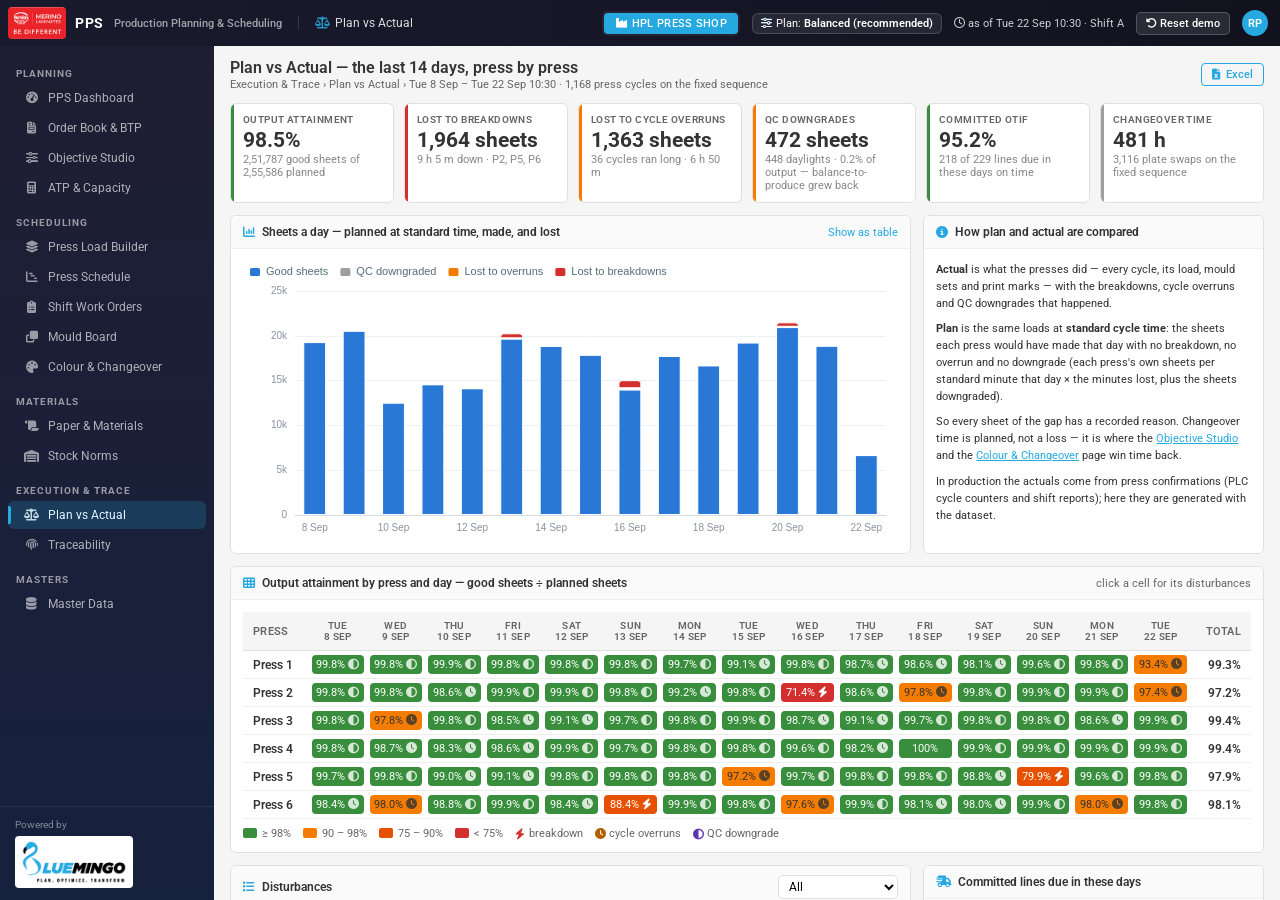
<file: planactual.html>
<!DOCTYPE html>
<html lang="en">
<head>
<meta charset="UTF-8"><meta name="viewport" content="width=device-width,initial-scale=1">
<title>Plan vs Actual · Merino PPS</title>
<link rel="icon" href="assets/img/merino-logo.png">
<link rel="stylesheet" href="assets/vendor/roboto/roboto.css"><link rel="stylesheet" href="assets/vendor/fontawesome/css/all.min.css"><link rel="stylesheet" href="assets/mer-shell.css">
<style>
  table.heat td.h { text-align:center; font-variant-numeric:tabular-nums; font-size:11px; min-width:50px; padding:4px 3px; }
  table.heat td.h span { display:block; border-radius:4px; padding:3px 2px; }
  table.heat th.d { text-align:center; font-size:10px; }
  .legend { display:flex; gap:12px; flex-wrap:wrap; font-size:11px; color:var(--color-text-muted); margin-top:8px; align-items:center; }
  .legend i.sw { display:inline-block; width:14px; height:10px; border-radius:2px; margin-right:5px; vertical-align:-1px; }
  #ev-wrap { max-height:380px; }
  .tlink { font-size:11px; cursor:pointer; color:var(--color-primary); }
</style>
<script src="assets/mer-nav.js"></script><script src="assets/mer-embed.js"></script>
</head>
<body>
<div class="bm-layout"><main class="bm-content">
  <div class="page-bar">
    <div><h1>Plan vs Actual — the last <span id="hd">14</span> days, press by press</h1><div class="crumb">Execution &amp; Trace › Plan vs Actual › <span id="ctx"></span></div></div>
    <div class="actions"><button class="btn btn-outline btn-sm" id="xl"><i class="fa-solid fa-file-excel"></i> Excel</button></div>
  </div>
  <div class="kpis" id="kpis"></div>
  <div class="grid-2-1">
    <div class="card"><div class="card-head"><i class="fa-solid fa-chart-column"></i> Sheets a day — planned at standard time, made, and lost <span class="right"><span class="tlink" id="ttog">Show as table</span></span></div><div class="card-body"><div id="chart" style="height:280px"></div><div id="daytbl" class="tbl-wrap" style="display:none;max-height:280px"></div></div></div>
    <div class="card"><div class="card-head"><i class="fa-solid fa-circle-info"></i> How plan and actual are compared</div><div class="card-body small" style="line-height:1.55">
      <p style="margin:0 0 8px"><b>Actual</b> is what the presses did — every cycle, its load, mould sets and print marks — with the breakdowns, cycle overruns and QC downgrades that happened.</p>
      <p style="margin:0 0 8px"><b>Plan</b> is the same loads at <b>standard cycle time</b>: the sheets each press would have made that day with no breakdown, no overrun and no downgrade (each press's own sheets per standard minute that day × the minutes lost, plus the sheets downgraded).</p>
      <p style="margin:0 0 8px">So every sheet of the gap has a recorded reason. Changeover time is planned, not a loss — it is where the <a href="objectives.html">Objective Studio</a> and the <a href="sequence.html">Colour &amp; Changeover</a> page win time back.</p>
      <p style="margin:0">In production the actuals come from press confirmations (PLC cycle counters and shift reports); here they are generated with the dataset.</p>
    </div></div>
  </div>
  <div class="card"><div class="card-head"><i class="fa-solid fa-table-cells"></i> Output attainment by press and day — good sheets ÷ planned sheets <span class="right hint">click a cell for its disturbances</span></div><div class="card-body"><div class="tbl-wrap"><table class="tbl heat" id="heat"></table></div>
    <div class="legend"><span><i class="sw" style="background:#388e3c"></i>≥ 98%</span><span><i class="sw" style="background:#f57c00"></i>90 – 98%</span><span><i class="sw" style="background:#e65100"></i>75 – 90%</span><span><i class="sw" style="background:#d32f2f"></i>&lt; 75%</span><span><i class="fa-solid fa-bolt" style="color:#d32f2f;margin-right:4px"></i>breakdown</span><span><i class="fa-solid fa-clock" style="color:#b25f00;margin-right:4px"></i>cycle overruns</span><span><i class="fa-solid fa-circle-half-stroke" style="color:#5e35b1;margin-right:4px"></i>QC downgrade</span></div></div></div>
  <div class="grid-2-1">
    <div class="card"><div class="card-head"><i class="fa-solid fa-list"></i> Disturbances <span class="right"><select id="f-ev" style="font:12px 'Roboto';padding:3px 6px;border:1px solid var(--color-border);border-radius:5px"><option value="">All</option><option value="bd">Breakdowns</option><option value="ov">Cycle overruns</option><option value="qc">QC downgrades</option></select></span></div><div class="card-body"><div class="filters" id="evfilter" style="margin-bottom:6px"></div><div class="tbl-wrap" id="ev-wrap"><table class="tbl" id="ev"></table></div></div></div>
    <div>
      <div class="card"><div class="card-head"><i class="fa-solid fa-truck-fast"></i> Committed lines due in these days</div><div class="card-body" id="otif"></div></div>
      <div class="card"><div class="card-head"><i class="fa-solid fa-arrows-rotate"></i> Changeover time a day — as run on the fixed sequence</div><div class="card-body"><div id="chg" style="height:170px"></div></div></div>
    </div>
  </div>
</main></div>
<script>window.MER_PAGE='planactual'; window.MER_TITLE='Plan vs Actual'; window.MER_ICON='fa-scale-balanced';</script>
<script src="assets/mer-chrome.js"></script>
<script src="data/mer-data.js"></script><script src="assets/mer-engine.js"></script><script src="assets/mer-core.js"></script><script src="assets/vendor/echarts.min.js"></script><script src="assets/vendor/xlsx.full.min.js"></script>
<script>
  var X = window.MERX, m = null, H = null, G = null, chart = null, chg = null, cell = null, $ = function (id) { return document.getElementById(id); };
  var ST = X.COLOR.status, ND = X.D.meta.historyDays;
  function days() { var n = Math.ceil(X.ASOF / 1440), out = []; for (var d = 0; d < n; d++) out.push(d); return out; }   // history day d = [d*1440, (d+1)*1440), the as-of day partial

  // per press and day: what was made, what was lost and why; planned = made + lost at that press-day's sheets per standard minute
  function derive() {
    var g = {}, T = X.ASOF;
    m.presses.forEach(function (p) { days().forEach(function (d) { g[p.id + '|' + d] = { p: p.id, d: d, cyc: 0, sheets: 0, std: 0, over: 0, ovN: 0, qc: 0, qcN: 0, bd: 0, chg: 0, swaps: 0 }; }); });
    H.cycles.forEach(function (c) {
      if (c.s0 >= T) return;
      var x = g[c.p + '|' + Math.floor(c.s0 / 1440)]; if (!x) return;
      x.cyc++; x.sheets += c.sheets; x.std += m.bandById[c.band].eff; x.chg += c.chg; x.swaps += c.swaps;
      if (c.over) { x.over += c.over; x.ovN++; }
      (c.qc || []).forEach(function (q) { x.qc += q.sheets; x.qcN++; });
    });
    m.breakdowns.forEach(function (b) {   // breakdown minutes, clipped to each day they touch
      for (var d = Math.floor(b.s / 1440); d * 1440 < Math.min(b.e, T); d++) { var x = g[b.press + '|' + d]; if (x) x.bd += Math.min(b.e, (d + 1) * 1440, T) - Math.max(b.s, d * 1440); }
    });
    var avg = {}; m.presses.forEach(function (p) { var s = 0, t = 0; Object.keys(g).forEach(function (k) { if (g[k].p === p.id) { s += g[k].sheets; t += g[k].std; } }); avg[p.id] = t ? s / t : 0; });
    Object.keys(g).forEach(function (k) {
      var x = g[k], rate = x.std >= 240 ? x.sheets / x.std : avg[x.p];
      x.lostBd = Math.round(x.bd * rate); x.lostOv = Math.round(x.over * rate); x.good = x.sheets - x.qc;
      x.plan = x.sheets + x.lostBd + x.lostOv; x.att = x.plan ? x.good / x.plan : 1;
    });
    return g;
  }
  function sum(f, pred) { return Object.keys(G).reduce(function (a, k) { return a + (!pred || pred(G[k]) ? f(G[k]) : 0); }, 0); }
  function ontime() {   // committed lines due before the as-of: on time if made (after finishing) by their due date
    var out = { due: 0, ok: 0, late: [] }, fin = m.finishDays * 1440;
    Object.keys(H.state.lines).forEach(function (id) {
      var L = H.state.lines[id], l = L.l; if (l.norm || (l.cls !== 'EXPORT' && l.cls !== 'DOM_COMMITTED') || l.due >= X.ASOF || l.due < 0) return;
      if (L.cancelled > 0 && L.rem <= 0 && L.planH <= L.down) return;
      out.due++;
      var ready = L.rem <= 0 ? (L.lastEnd != null ? L.lastEnd + fin : l.rel) : null;
      if (ready != null && ready <= l.due) out.ok++; else out.late.push({ l: l, L: L, ready: ready });
    });
    return out;
  }
  function render() {
    if (!m) m = X.E.prepare(X.D, {});   // history is always on the base masters (uploads only change the live plan)
    X.withPlan(function (r) { H = r.hist; G = derive(); draw(); });
  }
  function draw() {
    var plan = sum(function (x) { return x.plan; }), good = sum(function (x) { return x.good; }), made = sum(function (x) { return x.sheets; });
    var lb = sum(function (x) { return x.lostBd; }), lo = sum(function (x) { return x.lostOv; }), qc = sum(function (x) { return x.qc; });
    var bdMin = sum(function (x) { return x.bd; }), ovMin = sum(function (x) { return x.over; }), ovN = sum(function (x) { return x.ovN; }), qcN = sum(function (x) { return x.qcN; });
    var bds = m.breakdowns.filter(function (b) { return b.s < X.ASOF; }), oa = ontime();
    $('hd').textContent = ND;
    $('ctx').textContent = X.fmtD(0) + ' – ' + X.fmt(X.ASOF) + ' · ' + X.n(sum(function (x) { return x.cyc; })) + ' press cycles on the fixed sequence';
    $('kpis').innerHTML = [
      ['Output attainment', X.pct(plan ? good / plan : 1, 1), X.n(good) + ' good sheets of ' + X.n(plan) + ' planned', good / plan >= 0.98 ? 'green' : 'amber'],
      ['Lost to breakdowns', X.n(lb) + ' sheets', X.dur(bdMin) + ' down · ' + bds.map(function (b) { return b.press; }).join(', '), lb ? 'red' : 'green'],
      ['Lost to cycle overruns', X.n(lo) + ' sheets', ovN + ' cycles ran long · ' + X.dur(ovMin), lo ? 'amber' : 'green'],
      ['QC downgrades', X.n(qc) + ' sheets', qcN + ' daylights · ' + X.pct(made ? qc / made : 0, 1) + ' of output — balance-to-produce grew back', qc ? 'amber' : 'green'],
      ['Committed OTIF', X.pct(oa.due ? oa.ok / oa.due : 1, 1), oa.ok + ' of ' + oa.due + ' lines due in these days on time', oa.ok / oa.due >= 0.95 ? 'green' : 'amber'],
      ['Changeover time', X.n(Math.round(sum(function (x) { return x.chg; }) / 60)) + ' h', X.n(sum(function (x) { return x.swaps; })) + ' plate swaps on the fixed sequence', 'grey']
    ].map(function (q) { return '<div class="kpi ' + q[3] + '"><div class="k">' + q[0] + '</div><div class="v">' + q[1] + '</div><div class="s">' + q[2] + '</div></div>'; }).join('');
    dayChart(); heat(); events(); otif(oa); chgChart();
  }
  function perDay(f) { return days().map(function (d) { return m.presses.reduce(function (a, p) { return a + f(G[p.id + '|' + d]); }, 0); }); }
  function dayChart() {
    var ds = days(), good = perDay(function (x) { return x.good; }), qc = perDay(function (x) { return x.qc; }), ov = perDay(function (x) { return x.lostOv; }), bd = perDay(function (x) { return x.lostBd; });
    if (!chart) chart = echarts.init($('chart'));
    var S = [['Good sheets', good, X.COLOR.accent], ['QC downgraded', qc, '#9e9e9e'], ['Lost to overruns', ov, ST.warning], ['Lost to breakdowns', bd, ST.critical]];
    chart.setOption({
      animation: false, grid: { left: 52, right: 12, top: 30, bottom: 26 },
      legend: { top: 0, left: 0, itemWidth: 12, itemHeight: 10, textStyle: { fontSize: 11, color: '#546e7a' } },
      tooltip: { trigger: 'axis', axisPointer: { type: 'shadow' }, valueFormatter: function (v) { return X.n(v) + ' sheets'; } },
      xAxis: { type: 'category', data: ds.map(function (d) { return X.fmtDM(d * 1440); }), axisLabel: { fontSize: 10, color: '#8a93a0' }, axisTick: { show: false }, axisLine: { lineStyle: { color: '#d5dbe0' } } },
      yAxis: { type: 'value', axisLabel: { fontSize: 10, color: '#8a93a0', formatter: function (v) { return v >= 1000 ? v / 1000 + 'k' : v; } }, splitLine: { lineStyle: { color: '#eef1f4' } } },
      series: S.map(function (s, i) { return { name: s[0], type: 'bar', stack: 'p', barWidth: '58%', data: s[1], itemStyle: { color: s[2], borderColor: '#fff', borderWidth: 1, borderRadius: i === S.length - 1 ? [3, 3, 0, 0] : 0 } }; })
    }, true);
    $('daytbl').innerHTML = '<table class="tbl"><thead><tr><th>Day</th><th class="num">Planned</th><th class="num">Good</th><th class="num">QC</th><th class="num">Overruns</th><th class="num">Breakdowns</th><th class="num">Attainment</th></tr></thead><tbody>' +
      ds.map(function (d, i) { var pl = good[i] + qc[i] + ov[i] + bd[i]; return '<tr><td>' + X.fmtD(d * 1440) + '</td><td class="num mono">' + X.n(pl) + '</td><td class="num mono">' + X.n(good[i]) + '</td><td class="num mono">' + X.n(qc[i]) + '</td><td class="num mono">' + X.n(ov[i]) + '</td><td class="num mono">' + X.n(bd[i]) + '</td><td class="num mono">' + X.pct(pl ? good[i] / pl : 1, 1) + '</td></tr>'; }).join('') + '</tbody></table>';
  }
  function col(a) { return a >= 0.98 ? ST.good : a >= 0.9 ? ST.warning : a >= 0.75 ? ST.serious : ST.critical; }
  function heat() {
    var ds = days();
    $('heat').innerHTML = '<thead><tr><th>Press</th>' + ds.map(function (d) { return '<th class="d">' + X.fmtD(d * 1440).replace(' ', '<br>') + '</th>'; }).join('') + '<th class="num">Total</th></tr></thead><tbody>' +
      m.presses.map(function (p) {
        var tp = 0, tg = 0;
        return '<tr><td class="strong">' + X.esc(p.name) + '</td>' + ds.map(function (d) {
          var x = G[p.id + '|' + d]; tp += x.plan; tg += x.good; var c = col(x.att);
          var icon = x.bd ? ' <i class="fa-solid fa-bolt"></i>' : x.ovN ? ' <i class="fa-solid fa-clock" style="opacity:.8"></i>' : x.qcN ? ' <i class="fa-solid fa-circle-half-stroke" style="opacity:.8"></i>' : '';
          return '<td class="h" data-cell="' + p.id + '|' + d + '" style="cursor:pointer" title="' + X.esc(p.name + ' · ' + X.fmtD(d * 1440) + ': ' + X.n(x.good) + ' good of ' + X.n(x.plan) + ' planned' + (x.bd ? ' · breakdown ' + X.dur(x.bd) : '') + (x.over ? ' · overruns ' + x.over + ' min' : '') + (x.qc ? ' · ' + x.qc + ' sheets downgraded' : '')) + '"><span style="background:' + c + ';color:' + X.textOn(c) + '">' + (x.att >= 0.9995 ? '100' : (x.att * 100).toFixed(1)) + '%' + icon + '</span></td>';
        }).join('') + '<td class="num mono strong">' + X.pct(tp ? tg / tp : 1, 1) + '</td></tr>';
      }).join('') + '</tbody>';
  }
  function evRows() {
    var out = [], T = X.ASOF;
    m.breakdowns.forEach(function (b) { if (b.s < T) out.push({ t: b.s, p: b.press, kind: 'bd', what: X.esc(b.id + ' · ' + b.category + ' — ' + b.reason), qty: X.dur(Math.min(b.e, T) - b.s) + ' down' }); });
    H.cycles.forEach(function (c) {
      if (c.s0 >= T) return;
      if (c.over) out.push({ t: c.s0, p: c.p, kind: 'ov', what: 'cycle <a class="mono" href="loadbuilder.html#' + c.id + '">' + c.id + '</a> ran ' + c.over + ' min over its standard ' + m.bandById[c.band].eff + ' min', qty: c.over + ' min' });
      (c.qc || []).forEach(function (q) { out.push({ t: c.end, p: c.p, kind: 'qc', what: '<a class="mono" href="loadbuilder.html#' + c.id + '">' + c.id + '</a> daylight ' + (q.row + 1) + ' · ' + X.esc(q.defect) + ' · line <a class="mono" href="orders.html#' + X.esc(q.lineId) + '">' + X.esc(q.lineId) + '</a>', qty: X.n(q.sheets) + ' sheets to B-grade' }); });
    });
    return out.sort(function (a, b) { return a.t - b.t; });
  }
  function events() {
    var f = $('f-ev').value, rows = evRows().filter(function (e) { return (!f || e.kind === f) && (!cell || (e.p === cell[0] && Math.floor(e.t / 1440) === cell[1])); });
    $('evfilter').innerHTML = cell ? '<span class="chip">' + X.esc(m.pressById[cell[0]].name + ' · ' + X.fmtD(cell[1] * 1440)) + '</span> <span class="tlink" id="clr">show every day</span>' : '<span class="hint">' + rows.length + ' disturbances in ' + ND + ' days</span>';
    var K = { bd: '<span class="badge b-red">breakdown</span>', ov: '<span class="badge b-amber">overrun</span>', qc: '<span class="badge b-purple">QC downgrade</span>' };
    $('ev').innerHTML = '<thead><tr><th>When</th><th>Press</th><th>Type</th><th>What happened</th><th class="num">Impact</th></tr></thead><tbody>' +
      (rows.length ? rows.slice(0, 300).map(function (e) { return '<tr><td class="mono">' + X.fmt(e.t) + '</td><td>' + e.p + '</td><td>' + K[e.kind] + '</td><td style="white-space:normal">' + e.what + '</td><td class="num mono">' + e.qty + '</td></tr>'; }).join('') : '<tr><td colspan="5" class="hint">No disturbances on this press that day — it made its plan.</td></tr>') + '</tbody>';
  }
  function otif(oa) {
    var late = oa.late.sort(function (a, b) { return a.l.due - b.l.due; });
    $('otif').innerHTML = '<div class="kv"><div class="k">Due in these days</div><div class="v">' + oa.due + ' committed lines (export and committed domestic)</div>' +
      '<div class="k">On time</div><div class="v"><b>' + oa.ok + '</b> (' + X.pct(oa.due ? oa.ok / oa.due : 1, 1) + ')</div><div class="k">Late or not yet made</div><div class="v">' + late.length + '</div></div>' +
      '<div class="tbl-wrap" style="max-height:170px;margin-top:6px"><table class="tbl"><tbody>' +
      late.slice(0, 60).map(function (x) { return '<tr><td><a class="mono" href="orders.html#' + X.esc(x.l.id) + '">' + X.esc(x.l.id) + '</a></td><td>' + X.cls(x.l.cls) + '</td><td>due ' + X.fmtD(x.l.due) + '</td><td>' + (x.ready != null ? 'ready ' + X.fmtD(x.ready) : '<span class="deviation">not yet made</span>') + '</td></tr>'; }).join('') + '</tbody></table></div>' +
      '<div class="note"><i class="fa-solid fa-circle-info"></i><span>These days ran on Merino\'s fixed sequence; the lines still open are the starting point the live plan inherits — see the <a href="orders.html#late">Order Book</a>.</span></div>';
  }
  function chgChart() {
    var ds = days(), h = perDay(function (x) { return x.chg; }).map(function (v) { return Math.round(v / 6) / 10; });
    if (!chg) chg = echarts.init($('chg'));
    chg.setOption({ animation: false, grid: { left: 40, right: 8, top: 10, bottom: 24 },
      tooltip: { trigger: 'axis', axisPointer: { type: 'shadow' }, valueFormatter: function (v) { return v + ' h of changeover (all presses)'; } },
      xAxis: { type: 'category', data: ds.map(function (d) { return X.fmtDM(d * 1440); }), axisLabel: { fontSize: 9, color: '#8a93a0' }, axisTick: { show: false } },
      yAxis: { type: 'value', axisLabel: { fontSize: 10, color: '#8a93a0', formatter: '{value} h' }, splitLine: { lineStyle: { color: '#eef1f4' } } },
      series: [{ type: 'bar', data: h, barWidth: '55%', itemStyle: { color: '#86b6ef', borderRadius: [3, 3, 0, 0] } }] }, true);
  }
  $('f-ev').addEventListener('change', events);
  $('heat').addEventListener('click', function (e) { var td = e.target.closest('[data-cell]'); if (!td) return; var k = td.getAttribute('data-cell').split('|'); cell = [k[0], +k[1]]; events(); });
  $('evfilter').addEventListener('click', function (e) { if (e.target.id === 'clr') { cell = null; events(); } });
  $('ttog').addEventListener('click', function () { var t = $('daytbl').style.display === 'none'; $('daytbl').style.display = t ? '' : 'none'; $('chart').style.display = t ? 'none' : ''; this.textContent = t ? 'Show as chart' : 'Show as table'; if (!t && chart) chart.resize(); });
  $('xl').addEventListener('click', function () {
    var rows = [];
    m.presses.forEach(function (p) { days().forEach(function (d) { var x = G[p.id + '|' + d]; rows.push([p.name, X.fmtD(d * 1440), x.cyc, x.plan, x.sheets, x.good, x.qc, x.lostOv, x.lostBd, Math.round(x.att * 1000) / 10, x.bd, x.over, Math.round(x.chg)]); }); });
    X.xlsx([{ name: 'Plan vs actual', cols: ['Press', 'Day', 'Cycles', 'Planned sheets', 'Sheets pressed', 'Good sheets', 'QC downgraded', 'Lost to overruns', 'Lost to breakdowns', 'Attainment %', 'Breakdown min', 'Overrun min', 'Changeover min'], rows: rows, widths: [9, 12, 8, 14, 14, 12, 14, 16, 18, 13, 14, 12, 15] },
            { name: 'Disturbances', cols: ['When', 'Press', 'Type', 'What', 'Impact'], rows: evRows().map(function (e) { return [X.fmt(e.t), e.p, e.kind === 'bd' ? 'Breakdown' : e.kind === 'ov' ? 'Overrun' : 'QC downgrade', e.what.replace(/<[^>]+>/g, ''), e.qty]; }), widths: [18, 7, 14, 70, 20] }],
      'Merino_Plan_vs_Actual_' + X.yymmdd(X.ASOF) + '.xlsx');
  });
  window.addEventListener('resize', function () { if (chart) chart.resize(); if (chg) chg.resize(); });
  window.addEventListener('mer:activated', function () { if (chart) chart.resize(); if (chg) chg.resize(); });
  render();
  X.whenPlanChanges(render);   // what-ifs and weights change the live plan only — the history stays as it was
</script>
</body>
</html>
</file>
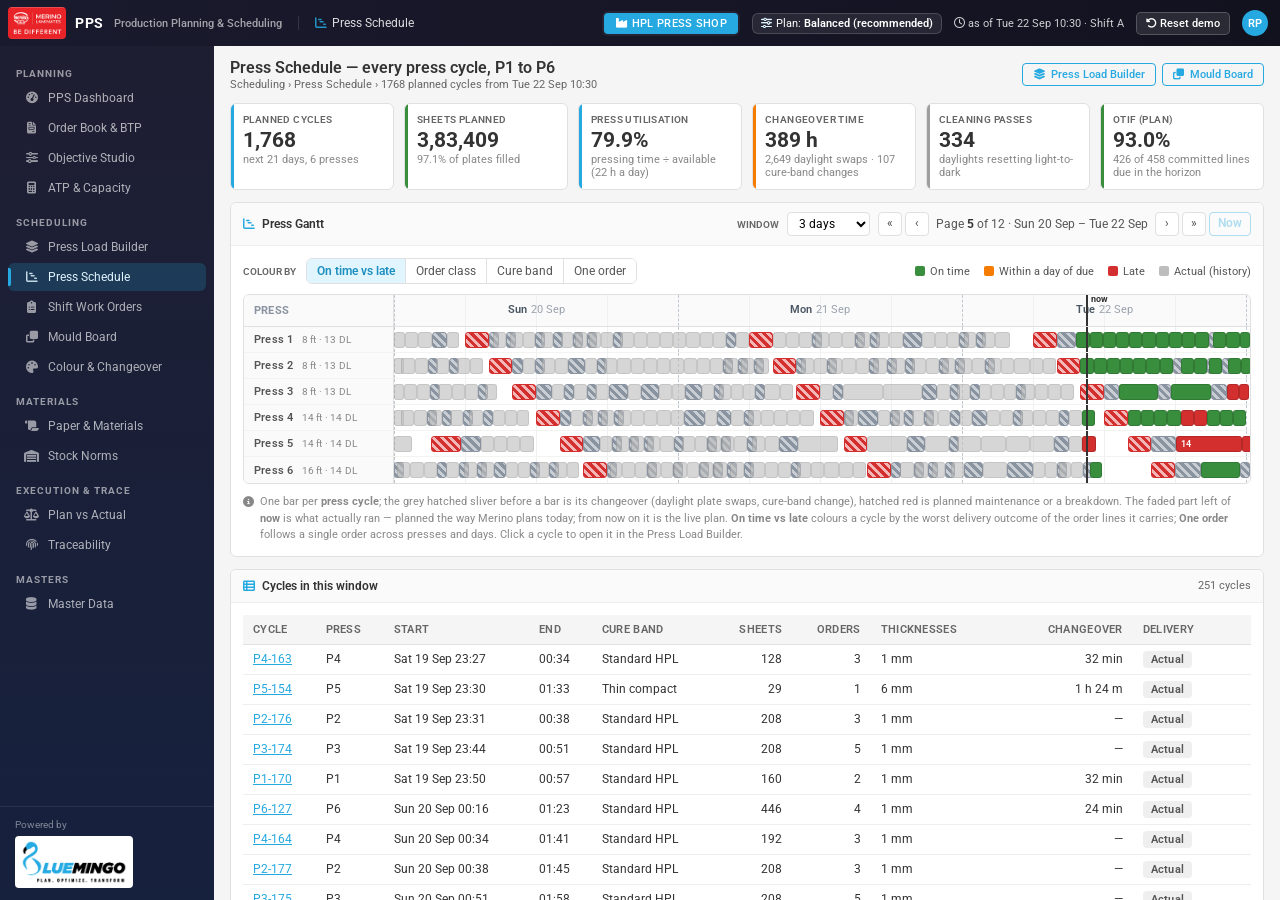
<file: schedule.html>
<!DOCTYPE html>
<html lang="en">
<head>
<meta charset="UTF-8"><meta name="viewport" content="width=device-width,initial-scale=1">
<title>Press Schedule · Merino PPS</title>
<link rel="icon" href="assets/img/merino-logo.png">
<link rel="stylesheet" href="assets/vendor/roboto/roboto.css"><link rel="stylesheet" href="assets/vendor/fontawesome/css/all.min.css"><link rel="stylesheet" href="assets/mer-shell.css">
<style>
  .ctl { display:flex; gap:10px; align-items:center; flex-wrap:wrap; }
  .ctl select, .ctl input { font:12px 'Roboto'; padding:4px 8px; border:1px solid var(--color-border); border-radius:5px; }
  .seg { display:inline-flex; border:1px solid var(--color-border); border-radius:6px; overflow:hidden; }
  .seg button { border:none; background:#fff; padding:5px 10px; font:12px 'Roboto'; cursor:pointer; color:var(--color-text-secondary); } .seg button + button { border-left:1px solid var(--color-border); }
  .seg button.on { background:var(--color-primary-light); color:var(--color-primary-dark); font-weight:600; }
  .tbl-wrap { max-height:420px; }
</style>
<script src="assets/mer-nav.js"></script><script src="assets/mer-embed.js"></script>
</head>
<body>
<div class="bm-layout"><main class="bm-content">
  <div class="page-bar">
    <div><h1>Press Schedule — every press cycle, P1 to P6</h1><div class="crumb">Scheduling › Press Schedule › <span id="ctx"></span></div></div>
    <div class="actions"><a class="btn btn-outline btn-sm" href="loadbuilder.html"><i class="fa-solid fa-layer-group"></i> Press Load Builder</a><a class="btn btn-outline btn-sm" href="moulds.html"><i class="fa-solid fa-clone"></i> Mould Board</a></div>
  </div>
  <div class="kpis" id="kpis"></div>
  <div class="card">
    <div class="card-head"><i class="fa-solid fa-chart-gantt"></i> Press Gantt <span class="right" id="pager"></span></div>
    <div class="card-body">
      <div class="ctl" style="margin-bottom:10px">
        <span class="fl" style="font-size:10px;text-transform:uppercase;font-weight:600;color:var(--color-text-muted)">Colour by</span>
        <span class="seg" id="mode"><button data-m="status" class="on">On time vs late</button><button data-m="cls">Order class</button><button data-m="band">Cure band</button><button data-m="order">One order</button></span>
        <span id="orderbox" style="display:none"><input id="order" list="orders" placeholder="order e.g. EX26-0012" size="18"><datalist id="orders"></datalist></span>
        <span class="legend" id="legend" style="margin-left:auto"></span>
      </div>
      <div class="gantt" id="gantt"></div>
      <div class="note"><i class="fa-solid fa-circle-info"></i><span>One bar per <b>press cycle</b>; the grey hatched sliver before a bar is its changeover (daylight plate swaps, cure-band change), hatched red is planned maintenance or a breakdown. The faded part left of <b>now</b> is what actually ran — planned the way Merino plans today; from now on it is the live plan. <b>On time vs late</b> colours a cycle by the worst delivery outcome of the order lines it carries; <b>One order</b> follows a single order across presses and days. Click a cycle to open it in the Press Load Builder.</span></div>
    </div>
  </div>
  <div class="card">
    <div class="card-head"><i class="fa-solid fa-table-list"></i> Cycles in this window <span class="right" id="tmeta"></span></div>
    <div class="card-body"><div class="tbl-wrap"><table class="tbl" id="tbl"></table></div></div>
  </div>
</main></div>
<script>window.MER_PAGE='schedule'; window.MER_TITLE='Press Schedule'; window.MER_ICON='fa-chart-gantt';</script>
<script src="assets/mer-chrome.js"></script>
<script src="data/mer-data.js"></script><script src="assets/mer-engine.js"></script><script src="assets/mer-core.js"></script>
<script>
  var X = window.MERX, R = null, m = null, mode = 'status', win = null, pg = null, pick = '';
  var ST = { ok: X.COLOR.status.good, tight: X.COLOR.status.warning, late: X.COLOR.status.critical };
  function cycleInfo(c) {   // status / dominant class of a cycle from the lines it carries
    var worst = 'ok', byCls = {}, orders = {}, lines = 0;
    c.rows.forEach(function (rw) { rw.pl.forEach(function (x) {
      var ln = R.byId[x[0]]; lines++;
      var cl = ln ? (ln.rush ? 'EXPORT' : ln.cls) : 'NORM'; byCls[cl] = (byCls[cl] || 0) + x[1];
      if (ln && ln.orderId) orders[ln.orderId] = 1;
      if (ln && !ln.norm && (ln.cls === 'EXPORT' || ln.cls === 'DOM_COMMITTED')) {
        if (ln.lateDays > 0) worst = 'late'; else if (worst !== 'late' && ln.ready != null && ln.due - ln.ready < 1440) worst = 'tight';
      }
    }); });
    var dom = Object.keys(byCls).sort(function (a, b) { return byCls[b] - byCls[a]; })[0] || 'NORM';
    return { worst: worst, dom: dom, orders: orders, lines: lines };
  }
  function render(r) {
    R = r; m = r.m;
    var k = r.kpi, st = X.settings();
    document.getElementById('ctx').textContent = r.cycles.length - r.nHist + ' planned cycles from ' + X.fmt(X.ASOF);
    document.getElementById('kpis').innerHTML = [
      ['Planned cycles', X.n(k.cycles), 'next ' + X.D.meta.forwardDays + ' days, 6 presses', 'blue'],
      ['Sheets planned', X.n(k.sheets), X.pct(k.fill, 1) + ' of plates filled', 'green'],
      ['Press utilisation', X.pct(k.util, 1), 'pressing time ÷ available (22 h a day)', 'blue'],
      ['Changeover time', X.n(Math.round(k.chgMin / 60)) + ' h', X.n(k.swaps) + ' daylight swaps · ' + k.bandChanges + ' cure-band changes', 'amber'],
      ['Cleaning passes', X.n(k.cleaning), 'daylights resetting light-to-dark', 'grey'],
      ['OTIF (plan)', X.pct(k.otif, 1), k.onTime + ' of ' + k.dueIn + ' committed lines due in the horizon', k.otif >= 0.85 ? 'green' : 'amber']
    ].map(function (q) { return '<div class="kpi ' + q[3] + '"><div class="k">' + q[0] + '</div><div class="v">' + q[1] + '</div><div class="s">' + q[2] + '</div></div>'; }).join('');
    var dl = document.getElementById('orders'); if (!dl.options.length) dl.innerHTML = X.D.orders.map(function (o) { return '<option value="' + o.id + '">' + X.esc(X.custName(o.customerId)) + '</option>'; }).join('');
    if (!pg) pg = X.pager(document.getElementById('pager'), function (w) { win = w; draw(); }, { days: 3, from: 0, to: X.END });
    else draw();
  }
  function draw() {
    if (!R || !win) return;
    var lanes = m.presses.map(function (p) { return { id: p.id, label: p.name, sub: p.bed + ' ft · ' + p.dl + ' DL' }; }), bars = [], rows = [];
    var hot = pick ? R.lines.filter(function (l) { return l.orderId === pick; }).map(function (l) { return l.id; }) : [];
    // downtime + breakdowns
    for (var d = Math.floor(win.startMin / 1440) - 1; d * 1440 < win.endMin; d++) m.presses.forEach(function (p) { var s = d * 1440 + p.downStart; bars.push({ lane: p.id, s: s, e: s + p.downDur, cls: 'down', tip: p.name + ' · planned maintenance & platen cleaning' }); });
    m.breakdowns.forEach(function (b) { bars.push({ lane: b.press, s: b.s, e: b.e, cls: 'down', tip: 'Breakdown · ' + b.reason + ' (' + X.dur(b.e - b.s) + ')' }); });
    R.cycles.forEach(function (c, i) {
      if (c.end < win.startMin || c.start > win.endMin) return;
      var inf = cycleInfo(c), hist = c.end <= X.ASOF, col, cls = hist ? 'hist' : '';
      if (mode === 'status') col = hist ? X.COLOR.status.hist : ST[inf.worst];
      else if (mode === 'cls') col = X.COLOR.cls[inf.dom];
      else if (mode === 'band') col = X.COLOR.band[c.band];
      else { var has = c.rows.some(function (rw) { return rw.pl.some(function (x) { return hot.indexOf(x[0]) >= 0; }); }); col = has ? X.COLOR.accent : '#e3e7eb'; cls += has ? ' hl' : ''; }
      if (c.chg) bars.push({ lane: c.p, s: c.start, e: c.s0, cls: 'chg', tip: 'Changeover ' + X.dur(c.chg) + ' · ' + c.swaps + ' daylight swaps' + (c.bandChg ? ' + cure-band change' : '') });
      bars.push({ lane: c.p, s: c.s0, e: c.end, color: col, cls: cls, id: c.id, label: X.n(c.sheets),
        tip: c.id + ' · ' + X.fmt(c.s0) + ' → ' + X.fmtT(c.end) + '\n' + (m.bandById[c.band] || {}).name + ' · ' + X.n(c.sheets) + ' sheets · ' + Object.keys(inf.orders).length + ' orders\n' + (hist ? 'actual (history)' : inf.worst === 'late' ? 'carries a line that will be late' : inf.worst === 'tight' ? 'carries a line finishing within a day of its due date' : 'every committed line on time') });
      rows.push([c, inf, hist]);
    });
    X.gantt(document.getElementById('gantt'), lanes, bars, { startMin: win.startMin, endMin: win.endMin, laneW: 150, laneTitle: 'Press', onClick: function (id) { location.href = 'loadbuilder.html#' + id; } });
    var lg = mode === 'status' ? [['On time', ST.ok], ['Within a day of due', ST.tight], ['Late', ST.late], ['Actual (history)', X.COLOR.status.hist]]
      : mode === 'cls' ? Object.keys(X.COLOR.cls).map(function (k) { return [X.CLS_LABEL[k], X.COLOR.cls[k]]; })
      : mode === 'band' ? m.bands.map(function (b) { return [b.name + ' ' + b.lo + '–' + b.hi, X.COLOR.band[b.id]]; }) : [['Carries ' + (pick || 'the chosen order'), X.COLOR.accent], ['Other cycles', '#e3e7eb']];
    document.getElementById('legend').innerHTML = lg.map(function (q) { return '<span><i style="background:' + q[1] + '"></i>' + X.esc(q[0]) + '</span>'; }).join('');
    rows.sort(function (a, b) { return a[0].s0 - b[0].s0 || (a[0].p < b[0].p ? -1 : 1); });
    var shown = rows.slice(0, 400);
    document.getElementById('tmeta').textContent = rows.length + ' cycles' + (rows.length > shown.length ? ' · first 400 shown' : '');
    document.getElementById('tbl').innerHTML = '<thead><tr><th>Cycle</th><th>Press</th><th>Start</th><th>End</th><th>Cure band</th><th class="num">Sheets</th><th class="num">Orders</th><th>Thicknesses</th><th class="num">Changeover</th><th>Delivery</th></tr></thead><tbody>' +
      shown.map(function (q) { var c = q[0], inf = q[1];
        return '<tr><td class="mono"><a href="loadbuilder.html#' + c.id + '">' + c.id + '</a></td><td>' + c.p + '</td><td class="mono">' + X.fmt(c.s0) + '</td><td class="mono">' + X.fmtT(c.end) + '</td><td>' + X.esc((m.bandById[c.band] || {}).name) + '</td><td class="num mono">' + X.n(c.sheets) + '</td><td class="num mono">' + Object.keys(inf.orders).length + '</td><td class="mono">' + c.thick.join(' / ') + ' mm</td><td class="num mono">' + (c.chg ? X.dur(c.chg) : '—') + '</td><td>' +
          (q[2] ? '<span class="badge b-grey">Actual</span>' : inf.worst === 'late' ? '<span class="badge b-red"><i class="fa-solid fa-circle-exclamation"></i> Late line</span>' : inf.worst === 'tight' ? '<span class="badge b-amber"><i class="fa-solid fa-triangle-exclamation"></i> Tight</span>' : '<span class="badge b-green"><i class="fa-solid fa-circle-check"></i> On time</span>') + '</td></tr>'; }).join('') + '</tbody>';
  }
  document.getElementById('mode').addEventListener('click', function (e) { var b = e.target.closest('button[data-m]'); if (!b) return; mode = b.getAttribute('data-m'); document.querySelectorAll('#mode button').forEach(function (x) { x.classList.toggle('on', x === b); }); document.getElementById('orderbox').style.display = mode === 'order' ? '' : 'none'; if (mode === 'order' && !pick) { pick = (R.lines.filter(function (l) { return l.cls === 'EXPORT' && l.planP > 0; })[0] || {}).orderId || ''; document.getElementById('order').value = pick; } draw(); });
  document.getElementById('order').addEventListener('change', function () { pick = this.value.trim(); draw(); });
  window.addEventListener('resize', function () { draw(); });
  var hp = X.hashParam(); if (hp) { mode = 'order'; pick = hp; setTimeout(function () { document.querySelector('#mode [data-m=order]').click(); document.getElementById('order').value = pick; }, 0); }
  X.withPlan(render); X.whenPlanChanges(render);
</script>
</body>
</html>
</file>
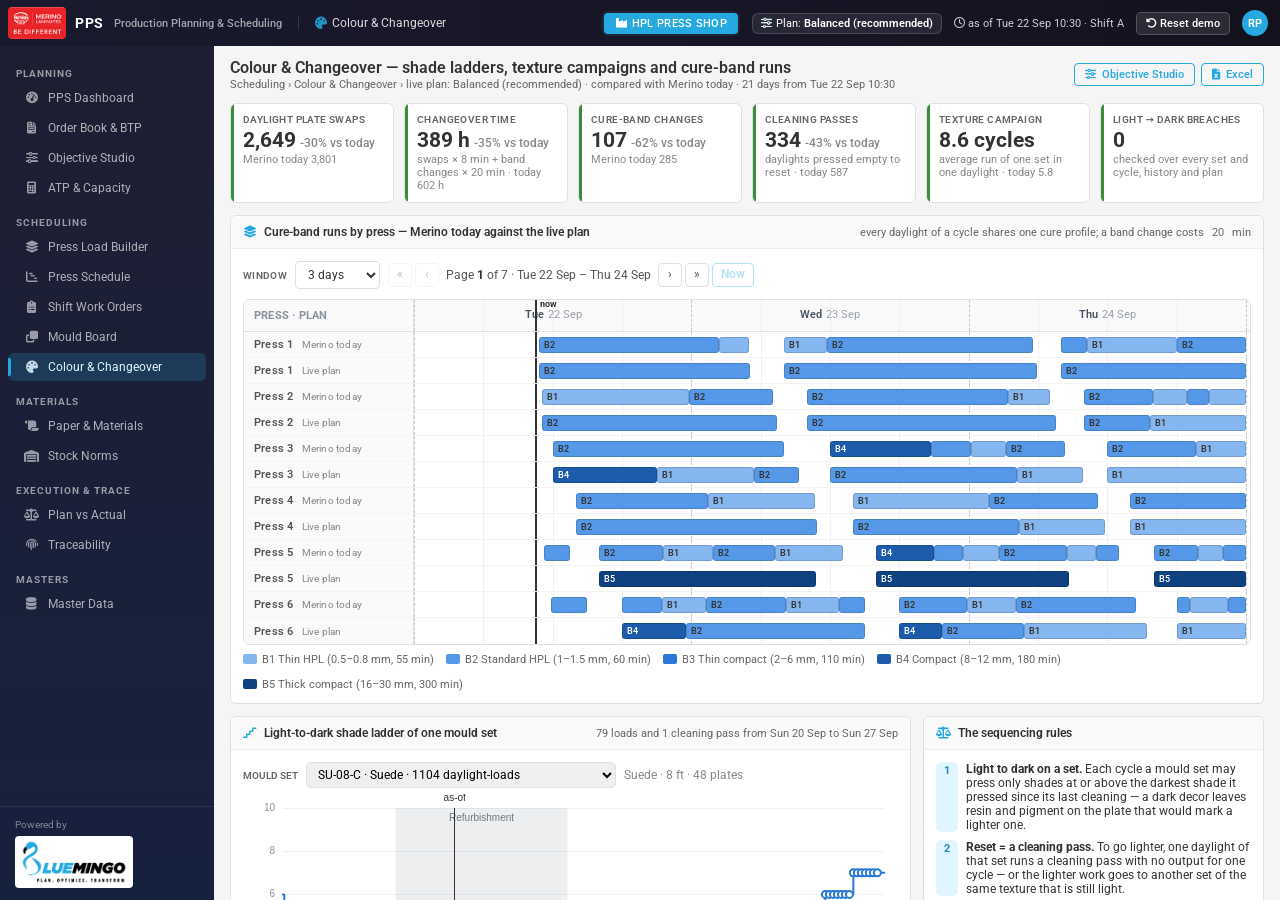
<file: sequence.html>
<!DOCTYPE html>
<html lang="en">
<head>
<meta charset="UTF-8"><meta name="viewport" content="width=device-width,initial-scale=1">
<title>Colour & Changeover · Merino PPS</title>
<link rel="icon" href="assets/img/merino-logo.png">
<link rel="stylesheet" href="assets/vendor/roboto/roboto.css"><link rel="stylesheet" href="assets/vendor/fontawesome/css/all.min.css"><link rel="stylesheet" href="assets/mer-shell.css">
<style>
  .kpi .v small { font-size:12px; font-weight:500; color:var(--color-text-hint); margin-left:4px; }
  .legend { display:flex; gap:12px; flex-wrap:wrap; font-size:11px; color:var(--color-text-muted); margin-top:8px; align-items:center; }
  .legend i.sw { display:inline-block; width:14px; height:10px; border-radius:2px; margin-right:5px; vertical-align:-1px; }
  #log-wrap { max-height:460px; }
  .ev { font-size:10px; font-weight:700; padding:1px 6px; border-radius:4px; }
  .ev.swap { background:#e3f2fd; color:#1565c0; } .ev.clean { background:#fff3e0; color:#b25f00; } .ev.band { background:#ede7f6; color:#5e35b1; }
  .rule { display:grid; grid-template-columns:22px 1fr; gap:8px; font-size:12px; margin-bottom:8px; } .rule .nb { background:var(--color-primary-light); color:var(--color-primary-dark); border-radius:5px; text-align:center; font-weight:700; font-size:11px; padding:2px 0; }
  .ladder-pick { display:flex; gap:8px; align-items:center; flex-wrap:wrap; margin-bottom:6px; font-size:12px; }
  .ladder-pick select { font:12px 'Roboto'; padding:4px 7px; border:1px solid var(--color-border); border-radius:5px; }
</style>
<script src="assets/mer-nav.js"></script><script src="assets/mer-embed.js"></script>
</head>
<body>
<div class="bm-layout"><main class="bm-content">
  <div class="page-bar">
    <div><h1>Colour &amp; Changeover — shade ladders, texture campaigns and cure-band runs</h1><div class="crumb">Scheduling › Colour &amp; Changeover › <span id="ctx"></span></div></div>
    <div class="actions"><a class="btn btn-outline btn-sm" href="objectives.html"><i class="fa-solid fa-sliders"></i> Objective Studio</a><button class="btn btn-outline btn-sm" id="xl"><i class="fa-solid fa-file-excel"></i> Excel</button></div>
  </div>
  <div class="kpis" id="kpis"></div>
  <div class="card">
    <div class="card-head"><i class="fa-solid fa-layer-group"></i> Cure-band runs by press — Merino today against the live plan <span class="right hint">every daylight of a cycle shares one cure profile; a band change costs <span id="bandmin"></span> min</span></div>
    <div class="card-body">
      <div class="filters" id="bpager"></div>
      <div class="gantt" id="bands"></div>
      <div class="legend" id="blegend"></div>
    </div>
  </div>
  <div class="grid-2-1">
    <div class="card">
      <div class="card-head"><i class="fa-solid fa-stairs"></i> Light-to-dark shade ladder of one mould set <span class="right hint" id="lmeta"></span></div>
      <div class="card-body">
        <div class="ladder-pick"><span class="fl" style="font-size:10px;text-transform:uppercase;color:var(--color-text-muted);font-weight:600">Mould set</span><select id="set"></select><span class="hint" id="setinfo"></span></div>
        <div id="ladder" style="height:260px"></div>
        <div class="legend"><span><i class="sw" style="background:#2a78d6"></i>Darkest shade pressed on the set in a cycle (1 = lightest, 10 = darkest)</span><span><i class="sw" style="background:#f57c00"></i>Cleaning pass — the ladder starts again</span><span><i class="sw" style="background:rgba(154,162,173,0.35)"></i>Refurbishment — the set comes back clean</span><span><i class="sw" style="background:#333333;width:2px"></i>As-of</span></div>
      </div>
    </div>
    <div class="card">
      <div class="card-head"><i class="fa-solid fa-scale-balanced"></i> The sequencing rules</div>
      <div class="card-body">
        <div class="rule"><div class="nb">1</div><div><b>Light to dark on a set.</b> Each cycle a mould set may press only shades at or above the darkest shade it pressed since its last cleaning — a dark decor leaves resin and pigment on the plate that would mark a lighter one.</div></div>
        <div class="rule"><div class="nb">2</div><div><b>Reset = a cleaning pass.</b> To go lighter, one daylight of that set runs a cleaning pass with no output for one cycle — or the lighter work goes to another set of the same texture that is still light.</div></div>
        <div class="rule"><div class="nb">3</div><div><b>One texture per daylight, one cure band per cycle.</b> Changing a daylight's texture is a plate swap (<span id="swapmin"></span> min); changing the cure profile is a band change.</div></div>
        <div class="rule"><div class="nb">4</div><div><b>Campaigns.</b> The weighted plan keeps a mounted texture running while its work is worth more than the changeover, and a texture only gets a new daylight when it has enough released work to pay for the swap — Merino today keeps a texture only while it appears in the next lines of the fixed list.</div></div>
        <div id="rulecheck" class="small" style="margin-top:6px"></div>
      </div>
    </div>
  </div>
  <div class="card">
    <div class="card-head"><i class="fa-solid fa-list"></i> Changeover log — live plan <span class="right hint" id="logmeta"></span></div>
    <div class="card-body">
      <div class="filters"><span class="fl">Press</span><select id="press"></select><span class="fl">Show</span><select id="kind"><option value="">All changeovers</option><option value="swap">Plate swaps</option><option value="clean">Cleaning passes</option><option value="band">Cure-band changes</option></select><span id="lpager"></span></div>
      <div class="tbl-wrap" id="log-wrap"><table class="tbl" id="log"></table></div>
    </div>
  </div>
</main></div>
<script>window.MER_PAGE='sequence'; window.MER_TITLE='Colour & Changeover'; window.MER_ICON='fa-palette';</script>
<script src="assets/mer-chrome.js"></script>
<script src="data/mer-data.js"></script><script src="assets/mer-engine.js"></script><script src="assets/mer-core.js"></script><script src="assets/vendor/echarts.min.js"></script><script src="assets/vendor/xlsx.full.min.js"></script>
<script>
  var X = window.MERX, R = null, T0 = null, m = null, chart = null, bp = null, lp = null, bdraw = null, ldraw = null, $ = function (id) { return document.getElementById(id); };
  var BANDC = X.COLOR.band, ST = X.COLOR.status;
  function lineShade(r, id) { var ln = r.byId[id], sk = ln ? ln.skuId : String(id).indexOf('NORM/') === 0 ? String(id).slice(5) : null, s = sk && r.m.skus[sk]; return s ? s.shade : 0; }
  function rowShade(r, rw) { var x = 0; rw.pl.forEach(function (q) { var sh = lineShade(r, q[0]); if (sh > x) x = sh; }); return x; }

  // per plan: changeover events (swap / cleaning / band) with from -> to, and texture campaign lengths per daylight
  function events(r) {
    if (r._seq) return r._seq;
    var ev = [], byP = {}, runs = [], cur = {};
    r.cycles.forEach(function (c, i) { (byP[c.p] = byP[c.p] || []).push([c, i]); });
    r.m.presses.forEach(function (p) {
      var slot = [], run = [], prevBand = null;
      (byP[p.id] || []).forEach(function (q) {
        var c = q[0], plan = q[1] >= r.nHist;
        if (plan && c.bandChg) ev.push({ t: c.start, p: p.id, c: c, r: null, kind: 'band', from: prevBand, to: c.band, min: r.m.bandMin });
        c.rows.forEach(function (rw, k) {
          if (!rw.s) return;
          if (plan && rw.swap) ev.push({ t: c.start, p: p.id, c: c, r: k, kind: 'swap', from: slot[k] || null, to: rw.s, min: r.m.swapMin, why: rw.why, shade: rowShade(r, rw) });
          if (plan && rw.clean) ev.push({ t: c.s0, p: p.id, c: c, r: k, kind: 'clean', from: rw.s, to: rw.s, min: 0, why: rw.why });
          if (slot[k] === rw.s && run[k]) run[k].n++; else { if (run[k] && run[k].plan) runs.push(run[k].n); run[k] = { n: 1, plan: plan }; }
          slot[k] = rw.s;
        });
        prevBand = c.band;
      });
      run.forEach(function (x) { if (x && x.plan) runs.push(x.n); });
    });
    var viol = 0;   // light-to-dark check over every set: a darker-then-lighter step without a cleaning pass in between
    var last = {}, rf = {};   // a refurbishment also resets the ladder (the set comes back clean)
    Object.keys(r.state.sets).forEach(function (sid) { rf[sid] = { list: r.state.sets[sid].refurbs.map(function (f) { return f.from; }).sort(function (x, y) { return x - y; }), i: 0 }; });
    r.cycles.forEach(function (c) {
      var seen = {};
      c.rows.forEach(function (rw) { if (!rw.s) return; var x = seen[rw.s] = seen[rw.s] || { sh: 0, clean: false }; if (rw.clean) x.clean = true; var sh = rowShade(r, rw); if (sh > x.sh) x.sh = sh; });
      Object.keys(seen).forEach(function (sid) {
        var x = seen[sid], q = rf[sid];
        while (q && q.i < q.list.length && q.list[q.i] <= c.start) { q.i++; last[sid] = 0; }
        if (x.clean) { last[sid] = 0; return; }
        var minSh = 99; c.rows.forEach(function (rw) { if (rw.s === sid) rw.pl.forEach(function (q) { var sh = lineShade(r, q[0]); if (sh && sh < minSh) minSh = sh; }); });
        if (last[sid] && minSh < 99 && minSh < last[sid]) viol++;
        if (x.sh) last[sid] = Math.max(last[sid] || 0, x.sh);
      });
    });
    r._seq = { ev: ev.sort(function (a, b) { return a.t - b.t || (a.p < b.p ? -1 : 1) || (a.r || 0) - (b.r || 0); }), campaign: runs.length ? runs.reduce(function (a, b) { return a + b; }, 0) / runs.length : 0, viol: viol };
    return r._seq;
  }

  function render(r) {
    R = r; m = r.m;
    var st = X.settings(), tst = { preset: 'today', weights: null, whatifs: st.whatifs };
    X.withPlan(function (t) { T0 = t; draw(); }, tst, 'Planning Merino today for the comparison');
  }
  function draw() {
    var st = X.settings(), live = st.preset === 'custom' ? 'Custom weights' : ((X.D.m.weights.filter(function (w) { return w.id === st.preset; })[0] || {}).label || st.preset);
    var a = R.kpi, b = T0.kpi, ea = events(R), eb = events(T0), same = st.preset === 'today';
    $('ctx').textContent = 'live plan: ' + live + (same ? '' : ' · compared with Merino today') + ' · ' + X.D.meta.forwardDays + ' days from ' + X.fmt(X.ASOF);
    $('bandmin').textContent = m.bandMin; $('swapmin').textContent = m.swapMin;
    function d(x, y, lowerBetter) { if (same || !y) return ''; var p = (x - y) / y; return '<small>' + (p > 0 ? '+' : '') + Math.round(p * 100) + '% vs today</small>'; }
    function cls(x, y) { return same ? 'blue' : x <= y ? 'green' : 'amber'; }
    $('kpis').innerHTML = [
      ['Daylight plate swaps', X.n(a.swaps) + d(a.swaps, b.swaps), 'Merino today ' + X.n(b.swaps), cls(a.swaps, b.swaps)],
      ['Changeover time', X.n(Math.round(a.chgMin / 60)) + ' h' + d(a.chgMin, b.chgMin), 'swaps × ' + m.swapMin + ' min + band changes × ' + m.bandMin + ' min · today ' + X.n(Math.round(b.chgMin / 60)) + ' h', cls(a.chgMin, b.chgMin)],
      ['Cure-band changes', X.n(a.bandChanges) + d(a.bandChanges, b.bandChanges), 'Merino today ' + X.n(b.bandChanges), cls(a.bandChanges, b.bandChanges)],
      ['Cleaning passes', X.n(a.cleaning) + d(a.cleaning, b.cleaning), 'daylights pressed empty to reset · today ' + X.n(b.cleaning), cls(a.cleaning, b.cleaning)],
      ['Texture campaign', ea.campaign.toFixed(1) + ' cycles', 'average run of one set in one daylight · today ' + eb.campaign.toFixed(1), same ? 'blue' : ea.campaign >= eb.campaign ? 'green' : 'amber'],
      ['Light → dark breaches', X.n(ea.viol), 'checked over every set and cycle, history and plan', ea.viol ? 'red' : 'green']
    ].map(function (q) { return '<div class="kpi ' + q[3] + '"><div class="k">' + q[0] + '</div><div class="v">' + q[1] + '</div><div class="s">' + q[2] + '</div></div>'; }).join('');
    $('rulecheck').innerHTML = ea.viol ? '<span class="deviation">' + ea.viol + ' light-to-dark breaches found.</span>' : '<span class="ok-val"><i class="fa-solid fa-circle-check"></i> Rule 1 holds on every set in every cycle of the history and the plan (' + X.n(R.cycles.length) + ' cycles checked).</span>';
    bandRuns(); ladderInit(); logInit();
  }

  // ------------------------------------------------------------------ cure-band runs: Merino today vs live, per press
  function bandRuns() {
    var st = X.settings(), same = st.preset === 'today', lanes = [], bars = [];
    m.presses.forEach(function (p) {
      [[T0, 'today', 'Merino today'], [R, 'live', 'Live plan']].forEach(function (x) {
        if (same && x[1] === 'live') return;
        var id = p.id + '-' + x[1]; lanes.push({ id: id, label: p.name, sub: x[2] });
        var run = null;
        x[0].cycles.forEach(function (c, i) {
          if (c.p !== p.id || i < x[0].nHist) return;
          if (run && run.b === c.band && c.start - run.e <= 30) { run.e = c.end; run.n++; }
          else { run = { b: c.band, s: c.start, e: c.end, n: 1 }; bars.push(run); run.lane = id; }
        });
      });
    });
    bars.forEach(function (b) { b.color = BANDC[b.b]; b.label = b.b; b.tip = b.b + ' · ' + (m.bandById[b.b] || {}).name + ' · ' + b.n + ' cycle' + (b.n > 1 ? 's' : '') + ' · ' + X.fmt(b.s) + ' – ' + X.fmt(b.e); b.lane = b.lane; });
    bdraw = function (w) { X.gantt($('bands'), lanes, bars, { startMin: w.startMin, endMin: w.endMin, laneW: 170, laneTitle: 'Press · plan' }); };
    if (!bp) bp = X.pager($('bpager'), function (w) { if (bdraw) bdraw(w); }, { days: 3, from: X.ASOF - (X.ASOF % 1440), to: X.END }); else bdraw(bp.win());
    $('blegend').innerHTML = m.bands.map(function (b) { return '<span><i class="sw" style="background:' + BANDC[b.id] + '"></i>' + b.id + ' ' + X.esc(b.name) + ' (' + b.lo + (b.hi !== b.lo ? '–' + b.hi : '') + ' mm, ' + b.pressMin + ' min)</span>'; }).join('');
  }

  // ------------------------------------------------------------------ shade ladder of one set
  function ladderInit() {
    var use = {};
    R.cycles.forEach(function (c, i) { if (i < R.nHist) return; c.rows.forEach(function (rw) { if (rw.s) use[rw.s] = (use[rw.s] || 0) + 1; }); });
    var sets = Object.keys(use).sort(function (a, b) { return use[b] - use[a] || (a < b ? -1 : 1); });
    var cur = $('set').value, h = X.hashParam();
    $('set').innerHTML = sets.map(function (s) { return '<option value="' + s + '">' + s + ' · ' + X.esc(X.finishName(m.sets[s].finishId)) + ' · ' + use[s] + ' daylight-loads</option>'; }).join('');
    $('set').value = m.sets[h] && use[h] ? h : cur && use[cur] ? cur : sets[0];
    ladder();
  }
  function ladder() {
    var sid = $('set').value, s = m.sets[sid]; if (!s) return;
    var pts = [], cleans = [], refs = (R.state.sets[sid] || { refurbs: [] }).refurbs;
    R.cycles.forEach(function (c) {
      var sh = 0, cl = false, dl = 0;
      c.rows.forEach(function (rw) { if (rw.s !== sid) return; dl++; if (rw.clean) cl = true; var x = rowShade(R, rw); if (x > sh) sh = x; });
      if (!dl) return;
      if (cl) cleans.push([c.s0, 0, c.id]);
      if (sh) pts.push([c.s0, sh, c.id, c.p, dl]);
    });
    var lo = X.ASOF - 2 * 1440, hi = X.ASOF + 5 * 1440;
    var inW = pts.filter(function (q) { return q[0] >= lo && q[0] <= hi; }), cw = cleans.filter(function (q) { return q[0] >= lo && q[0] <= hi; });
    $('setinfo').textContent = X.finishName(s.finishId) + ' · ' + s.bed + ' ft · ' + s.plates + ' plates';
    $('lmeta').textContent = inW.length + ' loads and ' + cw.length + ' cleaning pass' + (cw.length === 1 ? '' : 'es') + ' from ' + X.fmtD(lo) + ' to ' + X.fmtD(hi);
    if (!chart) chart = echarts.init($('ladder'));
    var data = [], areas = [];
    var back = refs.filter(function (f) { return f.to >= lo - 2880 && f.from <= hi; });
    back.forEach(function (f) { areas.push([{ name: f.whatif ? 'Refurbishment (what-if)' : 'Refurbishment', xAxis: X.dateOf(Math.max(f.from, lo)).getTime() }, { xAxis: X.dateOf(Math.min(f.to, hi)).getTime() }]); });
    pts.concat(cleans.map(function (q) { return [q[0], 0, q[2], null, 0, 'clean']; }), back.map(function (f) { return [f.to, 0, 'back from refurbishment', null, 0, 'refurb']; }))
      .sort(function (a, b) { return a[0] - b[0]; }).forEach(function (q) { data.push({ value: [X.dateOf(q[0]).getTime(), q[1]], cyc: q[2], p: q[3], dl: q[4], kind: q[5] || null }); });
    chart.setOption({
      animation: false, grid: { left: 40, right: 14, top: 14, bottom: 30 },
      tooltip: { trigger: 'item', formatter: function (p) { var d = p.data; if (!d || !d.value) return p.name || ''; var when = X.fmt(X.minOf(new Date(d.value[0]).toISOString()));
        return d.kind === 'clean' ? '<b>Cleaning pass</b><br>' + d.cyc + '<br>' + when : d.kind === 'refurb' ? '<b>Back from refurbishment</b><br>the set is clean again<br>' + when : '<b>' + d.cyc + '</b> (' + d.p + ')<br>darkest shade ' + d.value[1] + ' · ' + d.dl + ' daylight' + (d.dl > 1 ? 's' : '') + '<br>' + when; } },
      xAxis: { type: 'time', min: X.dateOf(lo).getTime(), max: X.dateOf(hi).getTime(), axisLabel: { fontSize: 10, color: '#8a93a0', formatter: function (v) { var dd = new Date(v); return dd.getDate() + ' ' + ['Jan', 'Feb', 'Mar', 'Apr', 'May', 'Jun', 'Jul', 'Aug', 'Sep', 'Oct', 'Nov', 'Dec'][dd.getMonth()]; } }, splitLine: { show: false }, axisLine: { lineStyle: { color: '#d5dbe0' } } },
      yAxis: { type: 'value', min: 0, max: 10, interval: 2, name: 'shade', nameTextStyle: { fontSize: 10, color: '#8a93a0' }, axisLabel: { fontSize: 10, color: '#8a93a0' }, splitLine: { lineStyle: { color: '#eef1f4' } } },
      series: [{ type: 'line', step: 'end', symbolSize: 7, data: data, lineStyle: { width: 2, color: X.COLOR.accent },
        itemStyle: { color: function (p) { return p.data.kind === 'clean' ? ST.warning : p.data.kind === 'refurb' ? '#8a93a0' : X.COLOR.accent; } },
        markArea: { silent: true, itemStyle: { color: 'rgba(154,162,173,0.18)' }, label: { fontSize: 10, color: '#6b7682', position: 'insideTop' }, data: areas },
        markLine: { symbol: 'none', silent: true, lineStyle: { color: X.COLOR.ink, width: 1, type: 'solid' }, label: { formatter: 'as-of', fontSize: 10, color: X.COLOR.ink }, data: [{ xAxis: X.dateOf(X.ASOF).getTime() }] } }]
    }, true);
  }
  $('set').addEventListener('change', ladder);

  // ------------------------------------------------------------------ changeover log
  function logInit() {
    if (!$('press').options.length) $('press').innerHTML = '<option value="">All presses</option>' + m.presses.map(function (p) { return '<option value="' + p.id + '">' + X.esc(p.name) + '</option>'; }).join('');
    ldraw = function (w) { log(w); };
    if (!lp) lp = X.pager($('lpager'), function (w) { if (ldraw) ldraw(w); }, { days: 1, from: X.ASOF - (X.ASOF % 1440), to: X.END }); else ldraw(lp.win());
  }
  function setTxt(sid) { if (!sid) return '<span class="hint">empty daylight</span>'; var s = m.sets[sid]; return '<span class="mono strong">' + X.esc(sid) + '</span> <span class="hint">' + X.esc(X.finishName(s ? s.finishId : '')) + '</span>'; }
  function log(w) {
    var pr = $('press').value, kind = $('kind').value, ev = events(R).ev.filter(function (e) { return (!pr || e.p === pr) && (!kind || e.kind === kind) && e.t >= Math.max(w.startMin, X.ASOF - 60) && e.t < w.endMin; });
    var mins = ev.reduce(function (a, e) { return a + e.min; }, 0);
    $('logmeta').textContent = ev.length + ' changeovers · ' + X.n(mins) + ' min in this window';
    var CAP = 400;
    $('log').innerHTML = '<thead><tr><th>When</th><th>Press</th><th>Cycle</th><th class="num">Daylight</th><th>Type</th><th>From</th><th>To</th><th class="num">Minutes</th><th>Why</th></tr></thead><tbody>' +
      (ev.length ? ev.slice(0, CAP).map(function (e) {
        var k = e.kind === 'swap' ? '<span class="ev swap">plate swap</span>' : e.kind === 'clean' ? '<span class="ev clean">cleaning pass</span>' : '<span class="ev band">cure-band change</span>';
        return '<tr><td class="mono">' + X.fmt(e.t) + '</td><td>' + e.p + '</td><td><a class="mono" href="loadbuilder.html#' + e.c.id + '">' + e.c.id + '</a></td><td class="num mono">' + (e.r != null ? e.r + 1 : '—') + '</td><td>' + k + '</td>' +
          (e.kind === 'band' ? '<td>' + X.esc(e.from ? e.from + ' ' + (m.bandById[e.from] || {}).name : '—') + '</td><td>' + X.esc(e.to + ' ' + (m.bandById[e.to] || {}).name) + '</td>' : '<td>' + setTxt(e.kind === 'clean' ? null : e.from) + '</td><td>' + setTxt(e.to) + (e.kind === 'swap' && e.shade ? ' <span class="hint">shade ' + e.shade + '</span>' : '') + '</td>') +
          '<td class="num mono">' + (e.min || '—') + '</td><td class="small">' + X.esc(e.why || (e.kind === 'band' ? 'the most valuable work for this press is in another cure band' : '')) + '</td></tr>';
      }).join('') + (ev.length > CAP ? '<tr><td colspan="9" class="hint">… ' + (ev.length - CAP) + ' more — narrow the window or the press</td></tr>' : '') : '<tr><td colspan="9" class="hint">No changeovers in this window.</td></tr>') + '</tbody>';
  }
  ['press', 'kind'].forEach(function (id) { $(id).addEventListener('change', function () { if (lp) log(lp.win()); }); });

  $('xl').addEventListener('click', function () {
    var ev = events(R).ev;
    X.xlsx([{ name: 'Changeovers', cols: ['When', 'Press', 'Cycle', 'Daylight', 'Type', 'From', 'To', 'Minutes', 'Why'],
      rows: ev.map(function (e) { return [X.fmt(e.t), e.p, e.c.id, e.r != null ? e.r + 1 : '', e.kind === 'swap' ? 'Plate swap' : e.kind === 'clean' ? 'Cleaning pass' : 'Cure-band change', e.from || '', e.to || '', e.min, e.why || '']; }),
      widths: [18, 7, 11, 9, 16, 12, 12, 9, 70] }], 'Merino_Changeovers_' + X.yymmdd(X.ASOF) + '.xlsx');
  });
  window.addEventListener('resize', function () { if (chart) chart.resize(); });
  window.addEventListener('mer:activated', function () { if (chart) chart.resize(); });
  window.addEventListener('hashchange', function () { var h = X.hashParam(); if (m && m.sets[h]) { $('set').value = h; ladder(); } });
  X.withPlan(render);
  X.whenPlanChanges(function (r) { bp = null; lp = null; $('bpager').innerHTML = ''; $('lpager').innerHTML = ''; render(r); });
</script>
</body>
</html>
</file>
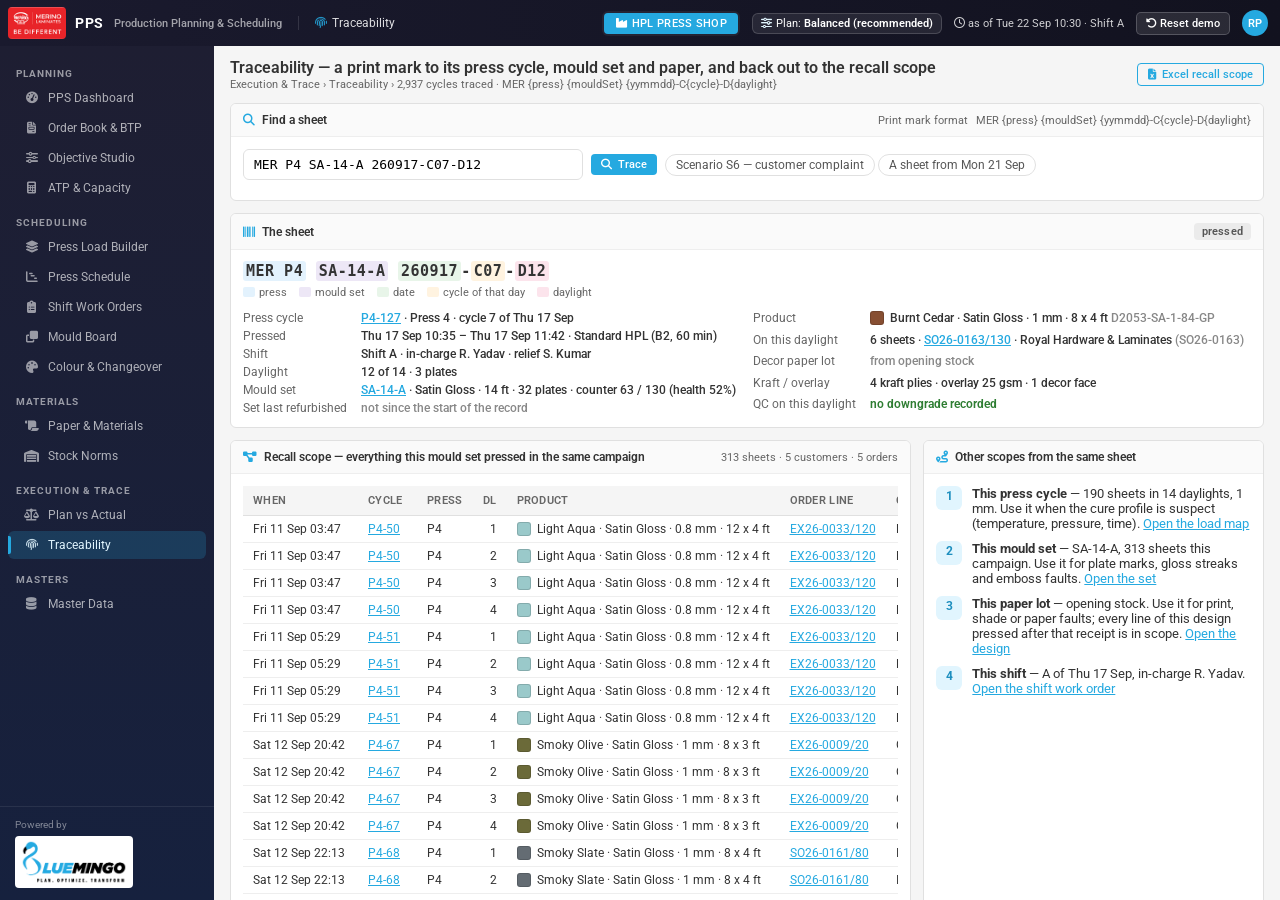
<file: trace.html>
<!DOCTYPE html>
<html lang="en">
<head>
<meta charset="UTF-8"><meta name="viewport" content="width=device-width,initial-scale=1">
<title>Traceability · Merino PPS</title>
<link rel="icon" href="assets/img/merino-logo.png">
<link rel="stylesheet" href="assets/vendor/roboto/roboto.css"><link rel="stylesheet" href="assets/vendor/fontawesome/css/all.min.css"><link rel="stylesheet" href="assets/mer-shell.css">
<style>
  .srch { display:flex; gap:8px; align-items:center; flex-wrap:wrap; }
  .srch input { font:13px ui-monospace,Consolas,monospace; padding:7px 10px; border:1px solid var(--color-border); border-radius:6px; min-width:340px; }
  .chipbtn { border:1px solid var(--color-border); background:#fff; border-radius:14px; padding:3px 10px; font:11.5px 'Roboto'; cursor:pointer; color:var(--color-text-secondary); }
  .chipbtn:hover { border-color:var(--color-primary); color:var(--color-primary-dark); }
  .mark { font-family:ui-monospace,Consolas,monospace; font-size:15px; font-weight:600; letter-spacing:.5px; }
  .mark span { padding:1px 3px; border-radius:3px; }
  .mk-p { background:#e3f2fd; } .mk-s { background:#ede7f6; } .mk-d { background:#e8f5e9; } .mk-c { background:#fff3e0; } .mk-l { background:#fce4ec; }
  .mkey { display:flex; gap:12px; flex-wrap:wrap; font-size:11px; color:var(--color-text-muted); margin-top:6px; }
  .mkey i { display:inline-block; width:12px; height:10px; border-radius:2px; margin-right:4px; vertical-align:-1px; }
  #sc-wrap { max-height:420px; }
  .swatch { display:inline-block; width:14px; height:14px; border-radius:3px; border:1px solid rgba(0,0,0,.15); vertical-align:-3px; margin-right:6px; }
  .step { display:grid; grid-template-columns:26px 1fr; gap:10px; margin-bottom:10px; } .step .n { background:var(--color-primary-light); color:var(--color-primary-dark); border-radius:6px; text-align:center; font-weight:700; font-size:12px; padding:3px 0; height:24px; }
</style>
<script src="assets/mer-nav.js"></script><script src="assets/mer-embed.js"></script>
</head>
<body>
<div class="bm-layout"><main class="bm-content">
  <div class="page-bar">
    <div><h1>Traceability — a print mark to its press cycle, mould set and paper, and back out to the recall scope</h1><div class="crumb">Execution &amp; Trace › Traceability › <span id="ctx"></span></div></div>
    <div class="actions"><button class="btn btn-outline btn-sm" id="xl"><i class="fa-solid fa-file-excel"></i> Excel recall scope</button></div>
  </div>
  <div class="card">
    <div class="card-head"><i class="fa-solid fa-magnifying-glass"></i> Find a sheet <span class="right hint" id="fmt"></span></div>
    <div class="card-body">
      <div class="srch"><input id="q" placeholder="MER P4 HG-14-A 260917-C07-D03 — or a cycle, order line, mould set"><button class="btn btn-primary btn-sm" id="go"><i class="fa-solid fa-magnifying-glass"></i> Trace</button><span id="egs"></span></div>
      <div id="err" class="small" style="margin-top:8px"></div>
    </div>
  </div>
  <div id="out"></div>
</main></div>
<script>window.MER_PAGE='trace'; window.MER_TITLE='Traceability'; window.MER_ICON='fa-fingerprint';</script>
<script src="assets/mer-chrome.js"></script>
<script src="data/mer-data.js"></script><script src="assets/mer-engine.js"></script><script src="assets/mer-core.js"></script><script src="assets/vendor/xlsx.full.min.js"></script>
<script>
  var X = window.MERX, R = null, m = null, cur = null, scope = [], $ = function (id) { return document.getElementById(id); };
  function lineOf(id) { var ln = R.byId[id]; if (ln) return ln; if (String(id).indexOf('NORM/') === 0) return { id: id, skuId: String(id).slice(5), norm: true, cls: 'NORM', cust: null }; return { id: id, skuId: null }; }
  function sw(dec) { var x = X.decor(dec); return '<span class="swatch" style="background:' + x.hex + '"></span>'; }
  // paper lot: the last purchase order of that design received before the cycle (the roll the book builder was drawing from)
  function paperLot(dec, t) { var best = null; (X.D.pos || []).forEach(function (p) { if (p.decorId !== dec) return; var e = X.minOf(p.eta); if (e <= t && (!best || e > best.e)) best = { po: p, e: e }; }); return best; }

  function findByMark(s) {
    var mk = String(s).toUpperCase().replace(/\s+/g, ' ').trim().match(/^MER (P\d) ([A-Z0-9-]+) (\d{6})-C(\d+)-D(\d+)$/);
    if (!mk) return null;
    var press = mk[1], set = mk[2], ymd = mk[3], no = +mk[4], dl = +mk[5];
    var hit = null;
    R.cycles.forEach(function (c) { if (c.p === press && c.no === no && X.yymmdd(c.s0) === ymd) hit = c; });
    if (!hit) return null;
    return { c: hit, r: dl - 1, set: set };
  }
  function search(s) {
    s = (s || '').trim(); if (!s) return null;
    var byMark = findByMark(s); if (byMark) return byMark;
    var up = s.toUpperCase();
    var c = R.cycles.filter(function (x) { return x.id.toUpperCase() === up; })[0];
    if (c) { var r = 0; c.rows.forEach(function (rw, i) { if (rw.s && rw.pl.length && !r) r = i; }); return { c: c, r: r }; }
    var ln = R.byId[up] || R.byId[s];
    if (ln && ln.cycles && ln.cycles.length) { var cc = R.cycles[ln.cycles[ln.cycles.length - 1]], rr = 0; cc.rows.forEach(function (rw, i) { if (rw.pl.some(function (q) { return q[0] === ln.id; })) rr = i; }); return { c: cc, r: rr, line: ln.id }; }
    if (m.sets[up]) { var last = null, lr = 0; R.cycles.forEach(function (x) { x.rows.forEach(function (rw, i) { if (rw.s === up) { last = x; lr = i; } }); }); if (last) return { c: last, r: lr }; }
    return null;
  }
  function complaint() {   // S6: a customer reports a gloss streak on a sheet pressed on P4 five days ago
    var S = X.D.scenarios.S6, t0 = X.ASOF + S.dayOffset * 1440, best = null;
    R.cycles.forEach(function (c) {
      if (c.p !== S.pressId || c.s0 < t0 || c.s0 > t0 + 1440) return;
      c.rows.forEach(function (rw, i) {
        if (!rw.s || !rw.pl.length) return;
        var f = m.finishes[rw.f]; if (!f || f.familyId !== S.family) return;
        if (!best) best = { c: c, r: i };
      });
    });
    return best;
  }
  function render(r) {
    R = r; m = r.m;
    $('ctx').textContent = X.n(R.cycles.length) + ' cycles traced · ' + X.D.m.printMark[0].value;
    $('fmt').innerHTML = 'Print mark format <span class="mono">' + X.esc(X.D.m.printMark[0].value) + '</span>';
    var cm = complaint(), any = R.cycles[Math.max(0, R.nHist - 40)];
    var egs = [];
    if (cm) egs.push(['Scenario S6 — customer complaint', X.printMark(cm.c, cm.r)]);
    if (any) { var r0 = 0; any.rows.forEach(function (rw, i) { if (rw.s && rw.pl.length && !r0) r0 = i; }); egs.push(['A sheet from ' + X.fmtD(any.s0), X.printMark(any, r0)]); }
    $('egs').innerHTML = egs.map(function (e) { return '<button class="chipbtn" data-eg="' + X.esc(e[1]) + '">' + X.esc(e[0]) + '</button>'; }).join(' ');
    var h = X.hashParam();
    if (!cur) {
      if (h === 'complaint' && cm) cur = cm;
      else if (h) cur = search(h);
      if (!cur && cm) cur = cm;
    }
    show();
  }

  function show() {
    if (!cur) { $('out').innerHTML = '<div class="card"><div class="card-body empty-state">Nothing traced yet — paste a print mark or pick an example above.</div></div>'; return; }
    var c = cur.c, r = cur.r, rw = c.rows[r], set = rw.s ? m.sets[rw.s] : null, hist = R.cycles.indexOf(c) < R.nHist;
    $('q').value = X.printMark(c, r);
    var mk = X.printMark(c, r).split(' '), ymd = mk[3].split('-');
    var lines = rw.pl.reduce(function (acc, x) { var e = acc.filter(function (a) { return a[0] === x[0]; })[0]; if (e) e[1] += x[1]; else acc.push([x[0], x[1]]); return acc; }, []);
    var sku = lines.length ? (lineOf(lines[0][0]).skuId ? m.skus[lineOf(lines[0][0]).skuId] : null) : null;
    var lot = sku ? paperLot(sku.decorId, c.s0) : null;
    var S = X.D.m.shifts.filter(function (s) { return s.id === X.shiftOf(c.s0); })[0] || {};
    // recall scope: every sheet this mould set pressed since its last refurbishment
    var refs = ((R.state.sets[rw.s] || {}).refurbs || []).map(function (f) { return f.to; }).sort(function (a, b) { return a - b; });
    var since = 0; refs.forEach(function (t) { if (t <= c.s0) since = t; });
    var until = null; refs.forEach(function (t) { if (t > c.s0 && until == null) until = t; });
    scope = [];
    R.cycles.forEach(function (x) {   // one row per cycle, daylight and order line — the plates of a daylight add up
      if (x.s0 < since || (until != null && x.s0 >= until)) return;
      x.rows.forEach(function (w, i) {
        if (w.s !== rw.s || !w.pl.length) return;
        var by = {};
        w.pl.forEach(function (q) { if (by[q[0]]) by[q[0]].n += q[1]; else scope.push(by[q[0]] = { c: x, r: i, line: q[0], n: q[1], plates: 0 }); by[q[0]].plates++; });
      });
    });
    var sheets = scope.reduce(function (a, x) { return a + x.n; }, 0), custs = {}, orders = {};
    scope.forEach(function (x) { var l = lineOf(x.line); if (l.norm) custs['(stock)'] = 1; else { custs[l.cust] = 1; orders[l.orderId] = 1; } });
    var qc = (c.qc || []).filter(function (q) { return q.row === r; });
    $('out').innerHTML =
      '<div class="card"><div class="card-head"><i class="fa-solid fa-barcode"></i> The sheet <span class="right">' + (hist ? '<span class="badge b-grey">pressed</span>' : '<span class="badge b-green">planned</span>') + '</span></div><div class="card-body">' +
      '<div class="mark"><span class="mk-p">' + X.esc(mk[0] + ' ' + mk[1]) + '</span> <span class="mk-s">' + X.esc(mk[2]) + '</span> <span class="mk-d">' + X.esc(ymd[0]) + '</span>-<span class="mk-c">' + X.esc(ymd[1]) + '</span>-<span class="mk-l">' + X.esc(ymd[2]) + '</span></div>' +
      '<div class="mkey"><span><i style="background:#e3f2fd"></i>press</span><span><i style="background:#ede7f6"></i>mould set</span><span><i style="background:#e8f5e9"></i>date</span><span><i style="background:#fff3e0"></i>cycle of that day</span><span><i style="background:#fce4ec"></i>daylight</span></div>' +
      '<div class="grid2" style="margin-top:12px"><div class="kv">' +
        '<div class="k">Press cycle</div><div class="v"><a class="mono" href="loadbuilder.html#' + c.id + '">' + c.id + '</a> · ' + X.esc(m.pressById[c.p].name) + ' · cycle ' + c.no + ' of ' + X.fmtD(c.s0) + '</div>' +
        '<div class="k">Pressed</div><div class="v">' + X.fmt(c.s0) + ' – ' + X.fmt(c.end) + ' · ' + X.esc(m.bandById[c.band].name) + ' (' + c.band + ', ' + m.bandById[c.band].pressMin + ' min)' + (c.over ? ' <span class="badge b-amber">ran ' + c.over + ' min over</span>' : '') + '</div>' +
        '<div class="k">Shift</div><div class="v">Shift ' + X.shiftOf(c.s0) + ' · in-charge ' + X.esc(S.incharge || '') + ' · relief ' + X.esc(S.relief || '') + '</div>' +
        '<div class="k">Daylight</div><div class="v">' + (r + 1) + ' of ' + m.pressById[c.p].dl + ' · ' + rw.pl.length + ' plates' + (rw.clean ? ' · <span class="badge b-amber">cleaning pass</span>' : '') + '</div>' +
        '<div class="k">Mould set</div><div class="v"><a class="mono" href="moulds.html#' + X.esc(rw.s) + '">' + X.esc(rw.s) + '</a> · ' + X.esc(X.finishName(rw.f)) + (set ? ' · ' + set.bed + ' ft · ' + set.plates + ' plates' : '') + (c.setCounters && c.setCounters[rw.s] != null ? ' · counter ' + c.setCounters[rw.s] + ' / ' + set.limit + ' (health ' + X.pct(1 - c.setCounters[rw.s] / set.limit, 0) + ')' : '') + '</div>' +
        '<div class="k">Set last refurbished</div><div class="v">' + (since ? X.fmt(since) : '<span class="hint">not since the start of the record</span>') + (until != null ? ' · next refurbishment ' + X.fmt(until) : '') + '</div>' +
      '</div><div class="kv">' +
        '<div class="k">Product</div><div class="v">' + (sku ? sw(sku.decorId) + X.esc(X.skuText(m, sku.id)) + ' <span class="hint mono">' + X.esc(sku.id) + '</span>' : '<span class="hint">—</span>') + '</div>' +
        '<div class="k">On this daylight</div><div class="v">' + (lines.length ? lines.map(function (x) { var l = lineOf(x[0]); return X.n(x[1]) + ' sheets · ' + (l.norm ? 'stock norm' : '<a class="mono" href="orders.html#' + X.esc(l.id) + '">' + X.esc(l.id) + '</a> · ' + X.esc(X.custName(l.cust)) + (l.orderId ? ' <span class="hint">(' + X.esc(l.orderId) + ')</span>' : '')); }).join('<br>') : '<span class="hint">no output</span>') + '</div>' +
        '<div class="k">Decor paper lot</div><div class="v">' + (lot ? '<a class="mono" href="materials.html#' + X.esc(sku.decorId) + '">' + X.esc(lot.po.id) + '</a> · ' + X.n(lot.po.sheets) + ' sheets received ' + X.fmtD(lot.e) + ' · ' + X.esc((X.by.suppliers[lot.po.supplierId] || {}).name || '') : '<span class="hint">from opening stock</span>') + '</div>' +
        '<div class="k">Kraft / overlay</div><div class="v">' + (sku ? ((X.D.m.thicknesses.filter(function (t) { return t.mm === sku.mm; })[0] || {}).kraftPlies || '—') + ' kraft plies · overlay ' + (sku.gradeId === 'EX' || sku.mm >= 2 ? '45' : '25') + ' gsm · ' + sku.faces + ' decor face' + (sku.faces > 1 ? 's' : '') : '—') + '</div>' +
        '<div class="k">QC on this daylight</div><div class="v">' + (qc.length ? qc.map(function (q) { return '<span class="badge b-amber">' + X.esc(q.defect) + '</span> ' + X.n(q.sheets) + ' sheets downgraded to B-grade'; }).join('<br>') : '<span class="ok-val">no downgrade recorded</span>') + '</div>' +
      '</div></div></div></div>' +
      '<div class="grid-2-1"><div class="card"><div class="card-head"><i class="fa-solid fa-diagram-project"></i> Recall scope — everything this mould set pressed in the same campaign <span class="right hint">' + X.n(sheets) + ' sheets · ' + Object.keys(custs).length + ' customers · ' + Object.keys(orders).length + ' orders</span></div><div class="card-body">' +
      '<div class="tbl-wrap" id="sc-wrap"><table class="tbl" id="sc"><thead><tr><th>When</th><th>Cycle</th><th>Press</th><th class="num">DL</th><th>Product</th><th>Order line</th><th>Customer</th><th class="num">Plates</th><th class="num">Sheets</th></tr></thead><tbody>' +
      scope.slice(0, 300).map(function (x) { var l = lineOf(x.line), s = l.skuId && m.skus[l.skuId];
        return '<tr' + (x.c === c && x.r === r ? ' class="sel"' : '') + '><td class="mono">' + X.fmt(x.c.s0) + '</td><td><a class="mono" href="loadbuilder.html#' + x.c.id + '">' + x.c.id + '</a></td><td>' + x.c.p + '</td><td class="num mono">' + (x.r + 1) + '</td><td>' + (s ? sw(s.decorId) + X.esc(X.skuText(m, s.id)) : '') + '</td><td>' + (l.norm ? '<span class="hint">stock norm</span>' : '<a class="mono" href="orders.html#' + X.esc(l.id) + '">' + X.esc(l.id) + '</a>') + '</td><td>' + X.esc(X.custName(l.cust)) + '</td><td class="num mono">' + x.plates + '</td><td class="num mono">' + X.n(x.n) + '</td></tr>'; }).join('') +
      (scope.length > 300 ? '<tr><td colspan="9" class="hint">… ' + (scope.length - 300) + ' more rows — the Excel export has them all</td></tr>' : '') + '</tbody></table></div>' +
      '<div class="note"><i class="fa-solid fa-circle-info"></i><span>A plate defect belongs to the <b>mould set</b>, so the scope is every sheet that set pressed since its last refurbishment' + (until != null ? ' and before its next one' : '') + ' — across presses, orders and customers. Narrow it with the cycle (one press load) or widen it with the paper lot when the fault is in the paper.</span></div></div></div>' +
      '<div class="card"><div class="card-head"><i class="fa-solid fa-route"></i> Other scopes from the same sheet</div><div class="card-body">' +
      '<div class="step"><div class="n">1</div><div><b>This press cycle</b> — ' + X.n(c.sheets) + ' sheets in ' + c.rows.filter(function (w) { return w.s; }).length + ' daylights, ' + c.thick.map(function (t) { return t + ' mm'; }).join(', ') + '. Use it when the cure profile is suspect (temperature, pressure, time). <a href="loadbuilder.html#' + c.id + '">Open the load map</a></div></div>' +
      '<div class="step"><div class="n">2</div><div><b>This mould set</b> — ' + X.esc(rw.s) + ', ' + X.n(sheets) + ' sheets this campaign. Use it for plate marks, gloss streaks and emboss faults. <a href="moulds.html#' + X.esc(rw.s) + '">Open the set</a></div></div>' +
      '<div class="step"><div class="n">3</div><div><b>This paper lot</b> — ' + (lot ? X.esc(lot.po.id) + ' (' + X.esc(X.decor(sku.decorId).name) + ')' : 'opening stock') + '. Use it for print, shade or paper faults; every line of this design pressed after that receipt is in scope. ' + (sku ? '<a href="materials.html#' + X.esc(sku.decorId) + '">Open the design</a>' : '') + '</div></div>' +
      '<div class="step"><div class="n">4</div><div><b>This shift</b> — ' + X.shiftOf(c.s0) + ' of ' + X.fmtD(c.s0) + ', in-charge ' + X.esc(S.incharge || '') + '. <a href="workorders.html">Open the shift work order</a></div></div>' +
      '</div></div></div>';
  }

  $('go').addEventListener('click', function () { var f = search($('q').value); if (!f) { $('err').innerHTML = '<span class="deviation">No sheet, cycle, order line or mould set matches that. Try a print mark like <span class="mono">' + X.esc(X.D.m.printMark[1].value) + '</span>.</span>'; return; } $('err').innerHTML = ''; cur = f; show(); });
  $('q').addEventListener('keydown', function (e) { if (e.key === 'Enter') $('go').click(); });
  $('egs').addEventListener('click', function (e) { var b = e.target.closest('[data-eg]'); if (!b) return; $('q').value = b.getAttribute('data-eg'); $('go').click(); });
  $('xl').addEventListener('click', function () {
    if (!cur) return;
    X.xlsx([{ name: 'Recall scope', cols: ['When', 'Cycle', 'Press', 'Daylight', 'Mould set', 'SKU', 'Product', 'Order line', 'Order', 'Customer', 'Plates', 'Sheets', 'Print mark'],
      rows: scope.map(function (x) { var l = lineOf(x.line), s = l.skuId && m.skus[l.skuId]; return [X.fmt(x.c.s0), x.c.id, x.c.p, x.r + 1, x.c.rows[x.r].s, l.skuId || '', s ? X.skuText(m, s.id) : '', l.norm ? 'stock norm' : l.id, l.orderId || '', X.custName(l.cust), x.plates, x.n, X.printMark(x.c, x.r)]; }),
      widths: [18, 10, 7, 9, 11, 24, 46, 16, 12, 28, 8, 8, 34] }], 'Merino_Recall_Scope_' + X.yymmdd(X.ASOF) + '.xlsx');
  });
  window.addEventListener('hashchange', function () { var h = X.hashParam(); if (!R) return; var f = h === 'complaint' ? complaint() : search(h); if (f) { cur = f; show(); } });
  X.withPlan(render);
  X.whenPlanChanges(function (r) { R = r; m = r.m; if (cur) { var f = search($('q').value); cur = f || cur; } show(); });
</script>
</body>
</html>
</file>
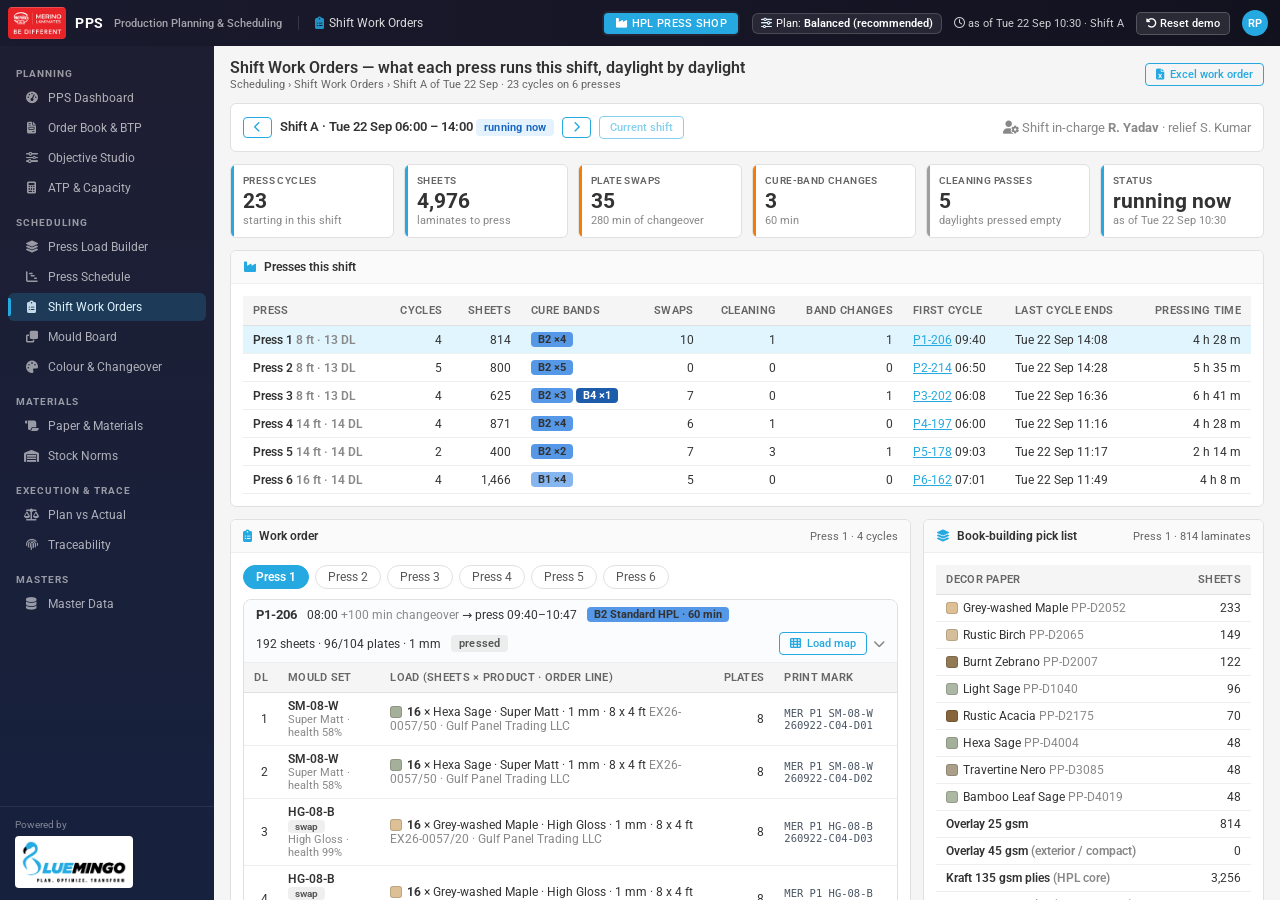
<file: workorders.html>
<!DOCTYPE html>
<html lang="en">
<head>
<meta charset="UTF-8"><meta name="viewport" content="width=device-width,initial-scale=1">
<title>Shift Work Orders · Merino PPS</title>
<link rel="icon" href="assets/img/merino-logo.png">
<link rel="stylesheet" href="assets/vendor/roboto/roboto.css"><link rel="stylesheet" href="assets/vendor/fontawesome/css/all.min.css"><link rel="stylesheet" href="assets/mer-shell.css">
<style>
  .shiftbar { display:flex; align-items:center; gap:8px; flex-wrap:wrap; }
  .shiftbar .lab { font-weight:600; font-size:13px; min-width:250px; text-align:center; }
  .ptabs { display:flex; gap:6px; flex-wrap:wrap; margin-bottom:10px; }
  .ptabs button { border:1px solid var(--color-border); background:#fff; border-radius:16px; padding:4px 12px; font:12px 'Roboto'; cursor:pointer; color:var(--color-text-secondary); }
  .ptabs button.on { background:var(--color-primary); border-color:var(--color-primary); color:#fff; font-weight:600; }
  .cyc { border:1px solid var(--color-border); border-radius:8px; margin-bottom:10px; background:#fff; }
  .cyc .ch { display:flex; gap:10px; align-items:center; flex-wrap:wrap; padding:7px 12px; background:#fbfcfd; border-bottom:1px solid var(--color-border-light); border-radius:8px 8px 0 0; font-size:12px; cursor:pointer; }
  .cyc .ch b { font-size:12.5px; } .cyc .ch .sp { margin-left:auto; display:flex; gap:6px; align-items:center; }
  .cyc.closed .cb { display:none; } .cyc.closed .ch { border-bottom:none; border-radius:8px; }
  .cyc table.tbl td { white-space:normal; }
  .bandchip { display:inline-block; padding:1px 7px; border-radius:4px; font-size:10.5px; font-weight:700; }
  .swatch { display:inline-block; width:12px; height:12px; border-radius:3px; border:1px solid rgba(0,0,0,.15); vertical-align:-2px; margin-right:5px; }
  .pm { font-family:ui-monospace,Consolas,monospace; font-size:10.5px; color:#4a5563; }
  .ldl { display:flex; flex-direction:column; gap:2px; }
</style>
<script src="assets/mer-nav.js"></script><script src="assets/mer-embed.js"></script>
</head>
<body>
<div class="bm-layout"><main class="bm-content">
  <div class="page-bar">
    <div><h1>Shift Work Orders — what each press runs this shift, daylight by daylight</h1><div class="crumb">Scheduling › Shift Work Orders › <span id="ctx"></span></div></div>
    <div class="actions"><button class="btn btn-outline btn-sm" id="xl"><i class="fa-solid fa-file-excel"></i> Excel work order</button></div>
  </div>
  <div class="card"><div class="card-body shiftbar">
    <button class="btn btn-outline btn-sm" id="prev"><i class="fa-solid fa-chevron-left"></i></button><span class="lab" id="slab"></span><button class="btn btn-outline btn-sm" id="next"><i class="fa-solid fa-chevron-right"></i></button><button class="btn btn-outline btn-sm" id="now">Current shift</button>
    <span class="hint" id="crew" style="margin-left:auto"></span>
  </div></div>
  <div class="kpis" id="kpis"></div>
  <div class="card"><div class="card-head"><i class="fa-solid fa-industry"></i> Presses this shift</div><div class="card-body"><div class="tbl-wrap"><table class="tbl" id="sum"></table></div></div></div>
  <div class="grid-2-1">
    <div class="card"><div class="card-head"><i class="fa-solid fa-clipboard-list"></i> Work order <span class="right hint" id="wmeta"></span></div><div class="card-body"><div class="ptabs" id="ptabs"></div><div id="wo"></div></div></div>
    <div class="card"><div class="card-head"><i class="fa-solid fa-layer-group"></i> Book-building pick list <span class="right hint" id="pmeta"></span></div><div class="card-body" id="pick"></div></div>
  </div>
</main></div>
<script>window.MER_PAGE='workorders'; window.MER_TITLE='Shift Work Orders'; window.MER_ICON='fa-clipboard-list';</script>
<script src="assets/mer-chrome.js"></script>
<script src="data/mer-data.js"></script><script src="assets/mer-engine.js"></script><script src="assets/mer-core.js"></script><script src="assets/vendor/xlsx.full.min.js"></script>
<script>
  var X = window.MERX, R = null, m = null, sh = null, press = null, $ = function (id) { return document.getElementById(id); };
  var SH = { A: [360, 840], B: [840, 1320], C: [1320, 1800] }, ORDER = ['C', 'A', 'B'];
  var PLY = {}; X.D.m.thicknesses.forEach(function (t) { PLY[t.mm] = t; });
  var CREW = {}; X.D.m.shifts.forEach(function (s) { CREW[s.id] = s; });
  // a shift = [day, id]; C of day d runs 22:00 d .. 06:00 d+1
  function win(s) { var r = SH[s[1]]; return [s[0] * 1440 + r[0], s[0] * 1440 + r[1]]; }
  function shiftAt(t) { var d = Math.floor(t / 1440), mm = t - d * 1440; return mm < 360 ? [d - 1, 'C'] : mm < 840 ? [d, 'A'] : mm < 1320 ? [d, 'B'] : [d, 'C']; }
  function step(s, k) { var i = ['A', 'B', 'C'].indexOf(s[1]) + k, d = s[0]; while (i > 2) { i -= 3; d++; } while (i < 0) { i += 3; d--; } return [d, ['A', 'B', 'C'][i]]; }
  function lineOf(id) { var ln = R.byId[id]; if (ln) return ln; if (String(id).indexOf('NORM/') === 0) return { id: id, skuId: String(id).slice(5), norm: true, cls: 'NORM', cust: null }; return { id: id, skuId: null }; }

  function render(r) {
    R = r; m = r.m;
    if (!sh) sh = shiftAt(X.ASOF);
    if (!press) press = m.presses[0].id;
    draw();
  }
  function cyclesIn(s) {
    var w = win(s), out = [];
    R.cycles.forEach(function (c, i) { if (c.s0 >= w[0] && c.s0 < w[1]) out.push({ c: c, i: i, hist: i < R.nHist }); });
    return out;
  }
  function draw() {
    var w = win(sh), cs = cyclesIn(sh), crew = CREW[sh[1]] || {}, T = X.ASOF;
    var state = w[1] <= T ? 'pressed' : w[0] > T ? 'planned' : 'running now';
    $('slab').innerHTML = 'Shift ' + sh[1] + ' · ' + X.fmtD(w[0]) + ' ' + X.fmtT(w[0]) + ' – ' + X.fmtT(w[1]) + ' <span class="badge ' + (state === 'running now' ? 'b-blue' : state === 'pressed' ? 'b-grey' : 'b-green') + '">' + state + '</span>';
    $('crew').innerHTML = '<i class="fa-solid fa-user-gear"></i> Shift in-charge <b>' + X.esc(crew.incharge || '') + '</b> · relief ' + X.esc(crew.relief || '');
    $('ctx').textContent = 'Shift ' + sh[1] + ' of ' + X.fmtD(w[0]) + ' · ' + cs.length + ' cycles on ' + m.presses.length + ' presses';
    $('prev').disabled = w[0] <= 0; $('next').disabled = w[1] >= X.END; $('now').disabled = String(shiftAt(T)) === String(sh);
    var sheets = cs.reduce(function (a, q) { return a + q.c.sheets; }, 0), swaps = cs.reduce(function (a, q) { return a + q.c.swaps; }, 0), bc = cs.reduce(function (a, q) { return a + q.c.bandChg; }, 0);
    var clean = cs.reduce(function (a, q) { return a + q.c.rows.filter(function (rw) { return rw.clean; }).length; }, 0), qc = cs.reduce(function (a, q) { return a + (q.c.qc || []).length; }, 0);
    $('kpis').innerHTML = [
      ['Press cycles', X.n(cs.length), 'starting in this shift', 'blue'],
      ['Sheets', X.n(sheets), 'laminates to press', 'blue'],
      ['Plate swaps', X.n(swaps), X.n(swaps * m.swapMin) + ' min of changeover', 'amber'],
      ['Cure-band changes', X.n(bc), X.n(bc * m.bandMin) + ' min', 'amber'],
      ['Cleaning passes', X.n(clean), 'daylights pressed empty', 'grey'],
      [state === 'pressed' ? 'QC downgrades' : 'Status', state === 'pressed' ? X.n(qc) : state, state === 'pressed' ? 'daylights with B-grade sheets' : 'as of ' + X.fmt(T), state === 'pressed' ? (qc ? 'amber' : 'green') : 'blue']
    ].map(function (q) { return '<div class="kpi ' + q[3] + '"><div class="k">' + q[0] + '</div><div class="v">' + q[1] + '</div><div class="s">' + q[2] + '</div></div>'; }).join('');
    // per press summary
    $('sum').innerHTML = '<thead><tr><th>Press</th><th class="num">Cycles</th><th class="num">Sheets</th><th>Cure bands</th><th class="num">Swaps</th><th class="num">Cleaning</th><th class="num">Band changes</th><th>First cycle</th><th>Last cycle ends</th><th class="num">Pressing time</th></tr></thead><tbody>' +
      m.presses.map(function (p) {
        var pc = cs.filter(function (q) { return q.c.p === p.id; }), bands = {};
        pc.forEach(function (q) { bands[q.c.band] = (bands[q.c.band] || 0) + 1; });
        var busy = pc.reduce(function (a, q) { return a + (q.c.end - q.c.s0); }, 0);
        return '<tr data-p="' + p.id + '" style="cursor:pointer"' + (p.id === press ? ' class="sel"' : '') + '><td class="strong">' + X.esc(p.name) + ' <span class="hint">' + p.bed + ' ft · ' + p.dl + ' DL</span></td><td class="num mono">' + pc.length + '</td><td class="num mono">' + X.n(pc.reduce(function (a, q) { return a + q.c.sheets; }, 0)) + '</td><td>' +
          Object.keys(bands).sort().map(function (b) { return '<span class="bandchip" style="background:' + X.COLOR.band[b] + ';color:' + X.textOn(X.COLOR.band[b]) + '">' + b + ' ×' + bands[b] + '</span>'; }).join(' ') + '</td><td class="num mono">' + pc.reduce(function (a, q) { return a + q.c.swaps; }, 0) + '</td><td class="num mono">' + pc.reduce(function (a, q) { return a + q.c.rows.filter(function (rw) { return rw.clean; }).length; }, 0) + '</td><td class="num mono">' + pc.reduce(function (a, q) { return a + q.c.bandChg; }, 0) + '</td>' +
          '<td>' + (pc.length ? '<a class="mono" href="loadbuilder.html#' + pc[0].c.id + '">' + pc[0].c.id + '</a> ' + X.fmtT(pc[0].c.s0) : '<span class="hint">—</span>') + '</td><td>' + (pc.length ? X.fmt(pc[pc.length - 1].c.end) : '<span class="hint">—</span>') + '</td><td class="num mono">' + X.dur(busy) + '</td></tr>';
      }).join('') + '</tbody>';
    $('ptabs').innerHTML = m.presses.map(function (p) { return '<button class="' + (p.id === press ? 'on' : '') + '" data-p="' + p.id + '">' + X.esc(p.name) + '</button>'; }).join('');
    workOrder(cs); pickList(cs);
  }

  function workOrder(cs) {
    var pc = cs.filter(function (q) { return q.c.p === press; }), p = m.pressById[press];
    $('wmeta').textContent = p.name + ' · ' + pc.length + ' cycles';
    if (!pc.length) { $('wo').innerHTML = '<div class="empty-state">No cycle starts on ' + X.esc(p.name) + ' in this shift' + (m.breakdowns.some(function (b) { return b.press === press; }) ? ' (see breakdowns in Plan vs Actual)' : '') + '.</div>'; return; }
    $('wo').innerHTML = pc.map(function (q, k) {
      var c = q.c, B = m.bandById[c.band];
      var rows = c.rows.map(function (rw, r) {
        if (!rw.s) return '<tr><td class="num mono">' + (r + 1) + '</td><td colspan="4" class="hint">idle — ' + X.esc(rw.why || '') + '</td></tr>';
        var set = m.sets[rw.s], hl = c.setCounters && c.setCounters[rw.s] != null ? 1 - c.setCounters[rw.s] / set.limit : null;
        var loads = rw.clean ? '<span class="badge b-amber">cleaning pass — no output</span>' : '<div class="ldl">' + rw.pl.reduce(function (acc, x) { var e = acc.filter(function (a) { return a[0] === x[0]; })[0]; if (e) e[1] += x[1]; else acc.push([x[0], x[1]]); return acc; }, []).map(function (x) {
          var ln = lineOf(x[0]), s = ln.skuId && m.skus[ln.skuId];
          return '<span>' + (s ? '<span class="swatch" style="background:' + X.decor(s.decorId).hex + '"></span>' : '') + '<b class="mono">' + X.n(x[1]) + '</b> × ' + X.esc(s ? X.skuText(m, ln.skuId) : ln.skuId) + ' <span class="hint">' + (ln.norm ? 'stock norm' : X.esc(ln.id) + ' · ' + X.esc(X.custName(ln.cust))) + '</span></span>';
        }).join('') + '</div>';
        return '<tr><td class="num mono">' + (r + 1) + '</td><td><span class="mono strong">' + X.esc(rw.s) + '</span>' + (rw.swap ? ' <span class="chip">swap</span>' : '') + '<div class="hint small">' + X.esc(X.finishName(rw.f)) + (hl != null ? ' · health ' + X.pct(hl, 0) : '') + '</div></td><td>' + loads + '</td><td class="num mono">' + rw.pl.length + '</td><td class="pm">' + X.esc(X.printMark(c, r)) + '</td></tr>';
      }).join('');
      return '<div class="cyc' + (k > 1 ? ' closed' : '') + '"><div class="ch"><b class="mono">' + c.id + '</b><span>' + X.fmtT(c.start) + (c.chg ? ' <span class="hint">+' + c.chg + ' min changeover</span>' : '') + ' → press ' + X.fmtT(c.s0) + '–' + X.fmtT(c.end) + '</span>' +
        '<span class="bandchip" style="background:' + X.COLOR.band[c.band] + ';color:' + X.textOn(X.COLOR.band[c.band]) + '">' + c.band + ' ' + X.esc(B.name) + ' · ' + B.pressMin + ' min</span><span>' + X.n(c.sheets) + ' sheets · ' + c.platesUsed + '/' + c.plates + ' plates · ' + c.thick.map(function (t) { return t + ' mm'; }).join(', ') + '</span>' +
        (q.hist ? '<span class="badge b-grey">pressed</span>' : '') + (c.qc && c.qc.length ? '<span class="badge b-amber">' + c.qc.length + ' QC downgrade' + (c.qc.length > 1 ? 's' : '') + '</span>' : '') +
        '<span class="sp"><a class="btn btn-outline btn-sm" href="loadbuilder.html#' + c.id + '"><i class="fa-solid fa-table-cells"></i> Load map</a><i class="fa-solid fa-chevron-down hint"></i></span></div>' +
        '<div class="cb"><table class="tbl"><thead><tr><th class="num">DL</th><th>Mould set</th><th>Load (sheets × product · order line)</th><th class="num">Plates</th><th>Print mark</th></tr></thead><tbody>' + rows + '</tbody></table></div></div>';
    }).join('');
  }

  // book building: decor paper per face, overlay per face (45 gsm for exterior / compact grades), kraft plies by thickness, release paper per laminate
  function need(cs, pid) {
    var dec = {}, ov = { 25: 0, 45: 0 }, kr = { 135: 0, 190: 0 }, rel = 0, total = 0;
    cs.forEach(function (q) {
      if (pid && q.c.p !== pid) return;
      q.c.rows.forEach(function (rw) { rw.pl.forEach(function (x) {
        var ln = lineOf(x[0]), s = ln.skuId && m.skus[ln.skuId]; if (!s) return;
        var n = x[1], faces = s.faces, t = PLY[s.mm] || { kraftPlies: 4 };
        dec[s.decorId] = (dec[s.decorId] || 0) + n * faces;
        ov[s.gradeId === 'EX' || s.mm >= 2 ? 45 : 25] += n * faces;
        kr[s.mm >= 2 ? 190 : 135] += n * t.kraftPlies; rel += n; total += n;
      }); });
    });
    return { dec: dec, ov: ov, kr: kr, rel: rel, total: total };
  }
  function pickList(cs) {
    var nd = need(cs, press), p = m.pressById[press], keys = Object.keys(nd.dec).sort(function (a, b) { return nd.dec[b] - nd.dec[a]; });
    $('pmeta').textContent = p.name + ' · ' + X.n(nd.total) + ' laminates';
    $('pick').innerHTML = keys.length ? '<table class="tbl"><thead><tr><th>Decor paper</th><th class="num">Sheets</th></tr></thead><tbody>' +
      keys.map(function (d) { var x = X.decor(d), pp = X.by.papers[d] || {}; return '<tr><td><span class="swatch" style="background:' + x.hex + '"></span>' + X.esc(x.name) + ' <span class="hint mono">' + X.esc(pp.id || d) + '</span></td><td class="num mono">' + X.n(nd.dec[d]) + '</td></tr>'; }).join('') +
      '<tr><td class="strong">Overlay 25 gsm</td><td class="num mono">' + X.n(nd.ov[25]) + '</td></tr><tr><td class="strong">Overlay 45 gsm <span class="hint">(exterior / compact)</span></td><td class="num mono">' + X.n(nd.ov[45]) + '</td></tr>' +
      '<tr><td class="strong">Kraft 135 gsm plies <span class="hint">(HPL core)</span></td><td class="num mono">' + X.n(nd.kr[135]) + '</td></tr><tr><td class="strong">Kraft 190 gsm plies <span class="hint">(compact core)</span></td><td class="num mono">' + X.n(nd.kr[190]) + '</td></tr>' +
      '<tr><td class="strong">Release paper</td><td class="num mono">' + X.n(nd.rel) + '</td></tr></tbody></table>' +
      '<div class="note"><i class="fa-solid fa-circle-info"></i><span>Book building is manual: one decor paper and one overlay per laminate face, kraft core plies by thickness (from the thickness master), one release paper per laminate. Every book is stamped with its print mark before it goes into the press.</span></div>' :
      '<div class="empty-state">Nothing to build for this press in this shift.</div>';
  }

  // ------------------------------------------------------------------ events
  $('prev').addEventListener('click', function () { sh = step(sh, -1); draw(); });
  $('next').addEventListener('click', function () { sh = step(sh, 1); draw(); });
  $('now').addEventListener('click', function () { sh = shiftAt(X.ASOF); draw(); });
  $('sum').addEventListener('click', function (e) { var tr = e.target.closest('tr[data-p]'); if (!tr || e.target.closest('a')) return; press = tr.getAttribute('data-p'); draw(); });
  $('ptabs').addEventListener('click', function (e) { var b = e.target.closest('button[data-p]'); if (!b) return; press = b.getAttribute('data-p'); draw(); });
  $('wo').addEventListener('click', function (e) { if (e.target.closest('a')) return; var h = e.target.closest('.ch'); if (h) h.parentNode.classList.toggle('closed'); });
  $('xl').addEventListener('click', function () {
    var cs = cyclesIn(sh), rows = [], w = win(sh);
    cs.forEach(function (q) { var c = q.c; c.rows.forEach(function (rw, r) {
      if (!rw.s) { rows.push([c.p, c.id, X.fmt(c.s0), c.band, r + 1, '', '', 'idle', '', '', 0, '']); return; }
      if (rw.clean) { rows.push([c.p, c.id, X.fmt(c.s0), c.band, r + 1, rw.s, X.finishName(rw.f), 'cleaning pass', '', '', 0, X.printMark(c, r)]); return; }
      rw.pl.forEach(function (x) { var ln = lineOf(x[0]); rows.push([c.p, c.id, X.fmt(c.s0), c.band, r + 1, rw.s, X.finishName(rw.f), ln.norm ? 'stock norm' : ln.id, ln.norm ? '' : X.custName(ln.cust), ln.skuId, x[1], X.printMark(c, r)]); });
    }); });
    var pick = [], all = need(cs, null);
    Object.keys(all.dec).sort().forEach(function (d) { pick.push(['Decor paper', (X.by.papers[d] || {}).id || d, X.decor(d).name, all.dec[d]]); });
    pick.push(['Overlay', 'MAT-OV25', 'Overlay paper 25 gsm', all.ov[25]], ['Overlay', 'MAT-OV45', 'Overlay paper 45 gsm', all.ov[45]], ['Kraft plies', 'MAT-KR135', 'Kraft 135 gsm', all.kr[135]], ['Kraft plies', 'MAT-KR190', 'Kraft 190 gsm', all.kr[190]], ['Release paper', 'MAT-REL', 'Release paper', all.rel]);
    X.xlsx([{ name: 'Work order', cols: ['Press', 'Cycle', 'Press start', 'Cure band', 'Daylight', 'Mould set', 'Texture', 'Order line', 'Customer', 'SKU', 'Sheets', 'Print mark'], rows: rows, widths: [7, 10, 18, 9, 9, 11, 16, 16, 28, 24, 8, 34] },
            { name: 'Pick list', cols: ['Kind', 'Material', 'Description', 'Quantity'], rows: pick, widths: [14, 12, 30, 10] }],
      'Merino_WorkOrder_' + X.yymmdd(w[0]) + '_Shift' + sh[1] + '.xlsx');
  });
  X.withPlan(render);
  X.whenPlanChanges(render);
</script>
</body>
</html>
</file>
<file: assets/vendor/roboto/roboto.css>
/* cyrillic-ext */
@font-face {
  font-family: 'Roboto';
  font-style: normal;
  font-weight: 400;
  font-stretch: 100%;
  font-display: swap;
  src: url(./KFO7CnqEu92Fr1ME7kSn66aGLdTylUAMa3GUBGEe.woff2) format('woff2');
  unicode-range: U+0460-052F, U+1C80-1C8A, U+20B4, U+2DE0-2DFF, U+A640-A69F, U+FE2E-FE2F;
}
/* cyrillic */
@font-face {
  font-family: 'Roboto';
  font-style: normal;
  font-weight: 400;
  font-stretch: 100%;
  font-display: swap;
  src: url(./KFO7CnqEu92Fr1ME7kSn66aGLdTylUAMa3iUBGEe.woff2) format('woff2');
  unicode-range: U+0301, U+0400-045F, U+0490-0491, U+04B0-04B1, U+2116;
}
/* greek-ext */
@font-face {
  font-family: 'Roboto';
  font-style: normal;
  font-weight: 400;
  font-stretch: 100%;
  font-display: swap;
  src: url(./KFO7CnqEu92Fr1ME7kSn66aGLdTylUAMa3CUBGEe.woff2) format('woff2');
  unicode-range: U+1F00-1FFF;
}
/* greek */
@font-face {
  font-family: 'Roboto';
  font-style: normal;
  font-weight: 400;
  font-stretch: 100%;
  font-display: swap;
  src: url(./KFO7CnqEu92Fr1ME7kSn66aGLdTylUAMa3-UBGEe.woff2) format('woff2');
  unicode-range: U+0370-0377, U+037A-037F, U+0384-038A, U+038C, U+038E-03A1, U+03A3-03FF;
}
/* math */
@font-face {
  font-family: 'Roboto';
  font-style: normal;
  font-weight: 400;
  font-stretch: 100%;
  font-display: swap;
  src: url(./KFO7CnqEu92Fr1ME7kSn66aGLdTylUAMawCUBGEe.woff2) format('woff2');
  unicode-range: U+0302-0303, U+0305, U+0307-0308, U+0310, U+0312, U+0315, U+031A, U+0326-0327, U+032C, U+032F-0330, U+0332-0333, U+0338, U+033A, U+0346, U+034D, U+0391-03A1, U+03A3-03A9, U+03B1-03C9, U+03D1, U+03D5-03D6, U+03F0-03F1, U+03F4-03F5, U+2016-2017, U+2034-2038, U+203C, U+2040, U+2043, U+2047, U+2050, U+2057, U+205F, U+2070-2071, U+2074-208E, U+2090-209C, U+20D0-20DC, U+20E1, U+20E5-20EF, U+2100-2112, U+2114-2115, U+2117-2121, U+2123-214F, U+2190, U+2192, U+2194-21AE, U+21B0-21E5, U+21F1-21F2, U+21F4-2211, U+2213-2214, U+2216-22FF, U+2308-230B, U+2310, U+2319, U+231C-2321, U+2336-237A, U+237C, U+2395, U+239B-23B7, U+23D0, U+23DC-23E1, U+2474-2475, U+25AF, U+25B3, U+25B7, U+25BD, U+25C1, U+25CA, U+25CC, U+25FB, U+266D-266F, U+27C0-27FF, U+2900-2AFF, U+2B0E-2B11, U+2B30-2B4C, U+2BFE, U+3030, U+FF5B, U+FF5D, U+1D400-1D7FF, U+1EE00-1EEFF;
}
/* symbols */
@font-face {
  font-family: 'Roboto';
  font-style: normal;
  font-weight: 400;
  font-stretch: 100%;
  font-display: swap;
  src: url(./KFO7CnqEu92Fr1ME7kSn66aGLdTylUAMaxKUBGEe.woff2) format('woff2');
  unicode-range: U+0001-000C, U+000E-001F, U+007F-009F, U+20DD-20E0, U+20E2-20E4, U+2150-218F, U+2190, U+2192, U+2194-2199, U+21AF, U+21E6-21F0, U+21F3, U+2218-2219, U+2299, U+22C4-22C6, U+2300-243F, U+2440-244A, U+2460-24FF, U+25A0-27BF, U+2800-28FF, U+2921-2922, U+2981, U+29BF, U+29EB, U+2B00-2BFF, U+4DC0-4DFF, U+FFF9-FFFB, U+10140-1018E, U+10190-1019C, U+101A0, U+101D0-101FD, U+102E0-102FB, U+10E60-10E7E, U+1D2C0-1D2D3, U+1D2E0-1D37F, U+1F000-1F0FF, U+1F100-1F1AD, U+1F1E6-1F1FF, U+1F30D-1F30F, U+1F315, U+1F31C, U+1F31E, U+1F320-1F32C, U+1F336, U+1F378, U+1F37D, U+1F382, U+1F393-1F39F, U+1F3A7-1F3A8, U+1F3AC-1F3AF, U+1F3C2, U+1F3C4-1F3C6, U+1F3CA-1F3CE, U+1F3D4-1F3E0, U+1F3ED, U+1F3F1-1F3F3, U+1F3F5-1F3F7, U+1F408, U+1F415, U+1F41F, U+1F426, U+1F43F, U+1F441-1F442, U+1F444, U+1F446-1F449, U+1F44C-1F44E, U+1F453, U+1F46A, U+1F47D, U+1F4A3, U+1F4B0, U+1F4B3, U+1F4B9, U+1F4BB, U+1F4BF, U+1F4C8-1F4CB, U+1F4D6, U+1F4DA, U+1F4DF, U+1F4E3-1F4E6, U+1F4EA-1F4ED, U+1F4F7, U+1F4F9-1F4FB, U+1F4FD-1F4FE, U+1F503, U+1F507-1F50B, U+1F50D, U+1F512-1F513, U+1F53E-1F54A, U+1F54F-1F5FA, U+1F610, U+1F650-1F67F, U+1F687, U+1F68D, U+1F691, U+1F694, U+1F698, U+1F6AD, U+1F6B2, U+1F6B9-1F6BA, U+1F6BC, U+1F6C6-1F6CF, U+1F6D3-1F6D7, U+1F6E0-1F6EA, U+1F6F0-1F6F3, U+1F6F7-1F6FC, U+1F700-1F7FF, U+1F800-1F80B, U+1F810-1F847, U+1F850-1F859, U+1F860-1F887, U+1F890-1F8AD, U+1F8B0-1F8BB, U+1F8C0-1F8C1, U+1F900-1F90B, U+1F93B, U+1F946, U+1F984, U+1F996, U+1F9E9, U+1FA00-1FA6F, U+1FA70-1FA7C, U+1FA80-1FA89, U+1FA8F-1FAC6, U+1FACE-1FADC, U+1FADF-1FAE9, U+1FAF0-1FAF8, U+1FB00-1FBFF;
}
/* vietnamese */
@font-face {
  font-family: 'Roboto';
  font-style: normal;
  font-weight: 400;
  font-stretch: 100%;
  font-display: swap;
  src: url(./KFO7CnqEu92Fr1ME7kSn66aGLdTylUAMa3OUBGEe.woff2) format('woff2');
  unicode-range: U+0102-0103, U+0110-0111, U+0128-0129, U+0168-0169, U+01A0-01A1, U+01AF-01B0, U+0300-0301, U+0303-0304, U+0308-0309, U+0323, U+0329, U+1EA0-1EF9, U+20AB;
}
/* latin-ext */
@font-face {
  font-family: 'Roboto';
  font-style: normal;
  font-weight: 400;
  font-stretch: 100%;
  font-display: swap;
  src: url(./KFO7CnqEu92Fr1ME7kSn66aGLdTylUAMa3KUBGEe.woff2) format('woff2');
  unicode-range: U+0100-02BA, U+02BD-02C5, U+02C7-02CC, U+02CE-02D7, U+02DD-02FF, U+0304, U+0308, U+0329, U+1D00-1DBF, U+1E00-1E9F, U+1EF2-1EFF, U+2020, U+20A0-20AB, U+20AD-20C0, U+2113, U+2C60-2C7F, U+A720-A7FF;
}
/* latin */
@font-face {
  font-family: 'Roboto';
  font-style: normal;
  font-weight: 400;
  font-stretch: 100%;
  font-display: swap;
  src: url(./KFO7CnqEu92Fr1ME7kSn66aGLdTylUAMa3yUBA.woff2) format('woff2');
  unicode-range: U+0000-00FF, U+0131, U+0152-0153, U+02BB-02BC, U+02C6, U+02DA, U+02DC, U+0304, U+0308, U+0329, U+2000-206F, U+20AC, U+2122, U+2191, U+2193, U+2212, U+2215, U+FEFF, U+FFFD;
}
/* cyrillic-ext */
@font-face {
  font-family: 'Roboto';
  font-style: normal;
  font-weight: 500;
  font-stretch: 100%;
  font-display: swap;
  src: url(./KFO7CnqEu92Fr1ME7kSn66aGLdTylUAMa3GUBGEe.woff2) format('woff2');
  unicode-range: U+0460-052F, U+1C80-1C8A, U+20B4, U+2DE0-2DFF, U+A640-A69F, U+FE2E-FE2F;
}
/* cyrillic */
@font-face {
  font-family: 'Roboto';
  font-style: normal;
  font-weight: 500;
  font-stretch: 100%;
  font-display: swap;
  src: url(./KFO7CnqEu92Fr1ME7kSn66aGLdTylUAMa3iUBGEe.woff2) format('woff2');
  unicode-range: U+0301, U+0400-045F, U+0490-0491, U+04B0-04B1, U+2116;
}
/* greek-ext */
@font-face {
  font-family: 'Roboto';
  font-style: normal;
  font-weight: 500;
  font-stretch: 100%;
  font-display: swap;
  src: url(./KFO7CnqEu92Fr1ME7kSn66aGLdTylUAMa3CUBGEe.woff2) format('woff2');
  unicode-range: U+1F00-1FFF;
}
/* greek */
@font-face {
  font-family: 'Roboto';
  font-style: normal;
  font-weight: 500;
  font-stretch: 100%;
  font-display: swap;
  src: url(./KFO7CnqEu92Fr1ME7kSn66aGLdTylUAMa3-UBGEe.woff2) format('woff2');
  unicode-range: U+0370-0377, U+037A-037F, U+0384-038A, U+038C, U+038E-03A1, U+03A3-03FF;
}
/* math */
@font-face {
  font-family: 'Roboto';
  font-style: normal;
  font-weight: 500;
  font-stretch: 100%;
  font-display: swap;
  src: url(./KFO7CnqEu92Fr1ME7kSn66aGLdTylUAMawCUBGEe.woff2) format('woff2');
  unicode-range: U+0302-0303, U+0305, U+0307-0308, U+0310, U+0312, U+0315, U+031A, U+0326-0327, U+032C, U+032F-0330, U+0332-0333, U+0338, U+033A, U+0346, U+034D, U+0391-03A1, U+03A3-03A9, U+03B1-03C9, U+03D1, U+03D5-03D6, U+03F0-03F1, U+03F4-03F5, U+2016-2017, U+2034-2038, U+203C, U+2040, U+2043, U+2047, U+2050, U+2057, U+205F, U+2070-2071, U+2074-208E, U+2090-209C, U+20D0-20DC, U+20E1, U+20E5-20EF, U+2100-2112, U+2114-2115, U+2117-2121, U+2123-214F, U+2190, U+2192, U+2194-21AE, U+21B0-21E5, U+21F1-21F2, U+21F4-2211, U+2213-2214, U+2216-22FF, U+2308-230B, U+2310, U+2319, U+231C-2321, U+2336-237A, U+237C, U+2395, U+239B-23B7, U+23D0, U+23DC-23E1, U+2474-2475, U+25AF, U+25B3, U+25B7, U+25BD, U+25C1, U+25CA, U+25CC, U+25FB, U+266D-266F, U+27C0-27FF, U+2900-2AFF, U+2B0E-2B11, U+2B30-2B4C, U+2BFE, U+3030, U+FF5B, U+FF5D, U+1D400-1D7FF, U+1EE00-1EEFF;
}
/* symbols */
@font-face {
  font-family: 'Roboto';
  font-style: normal;
  font-weight: 500;
  font-stretch: 100%;
  font-display: swap;
  src: url(./KFO7CnqEu92Fr1ME7kSn66aGLdTylUAMaxKUBGEe.woff2) format('woff2');
  unicode-range: U+0001-000C, U+000E-001F, U+007F-009F, U+20DD-20E0, U+20E2-20E4, U+2150-218F, U+2190, U+2192, U+2194-2199, U+21AF, U+21E6-21F0, U+21F3, U+2218-2219, U+2299, U+22C4-22C6, U+2300-243F, U+2440-244A, U+2460-24FF, U+25A0-27BF, U+2800-28FF, U+2921-2922, U+2981, U+29BF, U+29EB, U+2B00-2BFF, U+4DC0-4DFF, U+FFF9-FFFB, U+10140-1018E, U+10190-1019C, U+101A0, U+101D0-101FD, U+102E0-102FB, U+10E60-10E7E, U+1D2C0-1D2D3, U+1D2E0-1D37F, U+1F000-1F0FF, U+1F100-1F1AD, U+1F1E6-1F1FF, U+1F30D-1F30F, U+1F315, U+1F31C, U+1F31E, U+1F320-1F32C, U+1F336, U+1F378, U+1F37D, U+1F382, U+1F393-1F39F, U+1F3A7-1F3A8, U+1F3AC-1F3AF, U+1F3C2, U+1F3C4-1F3C6, U+1F3CA-1F3CE, U+1F3D4-1F3E0, U+1F3ED, U+1F3F1-1F3F3, U+1F3F5-1F3F7, U+1F408, U+1F415, U+1F41F, U+1F426, U+1F43F, U+1F441-1F442, U+1F444, U+1F446-1F449, U+1F44C-1F44E, U+1F453, U+1F46A, U+1F47D, U+1F4A3, U+1F4B0, U+1F4B3, U+1F4B9, U+1F4BB, U+1F4BF, U+1F4C8-1F4CB, U+1F4D6, U+1F4DA, U+1F4DF, U+1F4E3-1F4E6, U+1F4EA-1F4ED, U+1F4F7, U+1F4F9-1F4FB, U+1F4FD-1F4FE, U+1F503, U+1F507-1F50B, U+1F50D, U+1F512-1F513, U+1F53E-1F54A, U+1F54F-1F5FA, U+1F610, U+1F650-1F67F, U+1F687, U+1F68D, U+1F691, U+1F694, U+1F698, U+1F6AD, U+1F6B2, U+1F6B9-1F6BA, U+1F6BC, U+1F6C6-1F6CF, U+1F6D3-1F6D7, U+1F6E0-1F6EA, U+1F6F0-1F6F3, U+1F6F7-1F6FC, U+1F700-1F7FF, U+1F800-1F80B, U+1F810-1F847, U+1F850-1F859, U+1F860-1F887, U+1F890-1F8AD, U+1F8B0-1F8BB, U+1F8C0-1F8C1, U+1F900-1F90B, U+1F93B, U+1F946, U+1F984, U+1F996, U+1F9E9, U+1FA00-1FA6F, U+1FA70-1FA7C, U+1FA80-1FA89, U+1FA8F-1FAC6, U+1FACE-1FADC, U+1FADF-1FAE9, U+1FAF0-1FAF8, U+1FB00-1FBFF;
}
/* vietnamese */
@font-face {
  font-family: 'Roboto';
  font-style: normal;
  font-weight: 500;
  font-stretch: 100%;
  font-display: swap;
  src: url(./KFO7CnqEu92Fr1ME7kSn66aGLdTylUAMa3OUBGEe.woff2) format('woff2');
  unicode-range: U+0102-0103, U+0110-0111, U+0128-0129, U+0168-0169, U+01A0-01A1, U+01AF-01B0, U+0300-0301, U+0303-0304, U+0308-0309, U+0323, U+0329, U+1EA0-1EF9, U+20AB;
}
/* latin-ext */
@font-face {
  font-family: 'Roboto';
  font-style: normal;
  font-weight: 500;
  font-stretch: 100%;
  font-display: swap;
  src: url(./KFO7CnqEu92Fr1ME7kSn66aGLdTylUAMa3KUBGEe.woff2) format('woff2');
  unicode-range: U+0100-02BA, U+02BD-02C5, U+02C7-02CC, U+02CE-02D7, U+02DD-02FF, U+0304, U+0308, U+0329, U+1D00-1DBF, U+1E00-1E9F, U+1EF2-1EFF, U+2020, U+20A0-20AB, U+20AD-20C0, U+2113, U+2C60-2C7F, U+A720-A7FF;
}
/* latin */
@font-face {
  font-family: 'Roboto';
  font-style: normal;
  font-weight: 500;
  font-stretch: 100%;
  font-display: swap;
  src: url(./KFO7CnqEu92Fr1ME7kSn66aGLdTylUAMa3yUBA.woff2) format('woff2');
  unicode-range: U+0000-00FF, U+0131, U+0152-0153, U+02BB-02BC, U+02C6, U+02DA, U+02DC, U+0304, U+0308, U+0329, U+2000-206F, U+20AC, U+2122, U+2191, U+2193, U+2212, U+2215, U+FEFF, U+FFFD;
}
/* cyrillic-ext */
@font-face {
  font-family: 'Roboto';
  font-style: normal;
  font-weight: 600;
  font-stretch: 100%;
  font-display: swap;
  src: url(./KFO7CnqEu92Fr1ME7kSn66aGLdTylUAMa3GUBGEe.woff2) format('woff2');
  unicode-range: U+0460-052F, U+1C80-1C8A, U+20B4, U+2DE0-2DFF, U+A640-A69F, U+FE2E-FE2F;
}
/* cyrillic */
@font-face {
  font-family: 'Roboto';
  font-style: normal;
  font-weight: 600;
  font-stretch: 100%;
  font-display: swap;
  src: url(./KFO7CnqEu92Fr1ME7kSn66aGLdTylUAMa3iUBGEe.woff2) format('woff2');
  unicode-range: U+0301, U+0400-045F, U+0490-0491, U+04B0-04B1, U+2116;
}
/* greek-ext */
@font-face {
  font-family: 'Roboto';
  font-style: normal;
  font-weight: 600;
  font-stretch: 100%;
  font-display: swap;
  src: url(./KFO7CnqEu92Fr1ME7kSn66aGLdTylUAMa3CUBGEe.woff2) format('woff2');
  unicode-range: U+1F00-1FFF;
}
/* greek */
@font-face {
  font-family: 'Roboto';
  font-style: normal;
  font-weight: 600;
  font-stretch: 100%;
  font-display: swap;
  src: url(./KFO7CnqEu92Fr1ME7kSn66aGLdTylUAMa3-UBGEe.woff2) format('woff2');
  unicode-range: U+0370-0377, U+037A-037F, U+0384-038A, U+038C, U+038E-03A1, U+03A3-03FF;
}
/* math */
@font-face {
  font-family: 'Roboto';
  font-style: normal;
  font-weight: 600;
  font-stretch: 100%;
  font-display: swap;
  src: url(./KFO7CnqEu92Fr1ME7kSn66aGLdTylUAMawCUBGEe.woff2) format('woff2');
  unicode-range: U+0302-0303, U+0305, U+0307-0308, U+0310, U+0312, U+0315, U+031A, U+0326-0327, U+032C, U+032F-0330, U+0332-0333, U+0338, U+033A, U+0346, U+034D, U+0391-03A1, U+03A3-03A9, U+03B1-03C9, U+03D1, U+03D5-03D6, U+03F0-03F1, U+03F4-03F5, U+2016-2017, U+2034-2038, U+203C, U+2040, U+2043, U+2047, U+2050, U+2057, U+205F, U+2070-2071, U+2074-208E, U+2090-209C, U+20D0-20DC, U+20E1, U+20E5-20EF, U+2100-2112, U+2114-2115, U+2117-2121, U+2123-214F, U+2190, U+2192, U+2194-21AE, U+21B0-21E5, U+21F1-21F2, U+21F4-2211, U+2213-2214, U+2216-22FF, U+2308-230B, U+2310, U+2319, U+231C-2321, U+2336-237A, U+237C, U+2395, U+239B-23B7, U+23D0, U+23DC-23E1, U+2474-2475, U+25AF, U+25B3, U+25B7, U+25BD, U+25C1, U+25CA, U+25CC, U+25FB, U+266D-266F, U+27C0-27FF, U+2900-2AFF, U+2B0E-2B11, U+2B30-2B4C, U+2BFE, U+3030, U+FF5B, U+FF5D, U+1D400-1D7FF, U+1EE00-1EEFF;
}
/* symbols */
@font-face {
  font-family: 'Roboto';
  font-style: normal;
  font-weight: 600;
  font-stretch: 100%;
  font-display: swap;
  src: url(./KFO7CnqEu92Fr1ME7kSn66aGLdTylUAMaxKUBGEe.woff2) format('woff2');
  unicode-range: U+0001-000C, U+000E-001F, U+007F-009F, U+20DD-20E0, U+20E2-20E4, U+2150-218F, U+2190, U+2192, U+2194-2199, U+21AF, U+21E6-21F0, U+21F3, U+2218-2219, U+2299, U+22C4-22C6, U+2300-243F, U+2440-244A, U+2460-24FF, U+25A0-27BF, U+2800-28FF, U+2921-2922, U+2981, U+29BF, U+29EB, U+2B00-2BFF, U+4DC0-4DFF, U+FFF9-FFFB, U+10140-1018E, U+10190-1019C, U+101A0, U+101D0-101FD, U+102E0-102FB, U+10E60-10E7E, U+1D2C0-1D2D3, U+1D2E0-1D37F, U+1F000-1F0FF, U+1F100-1F1AD, U+1F1E6-1F1FF, U+1F30D-1F30F, U+1F315, U+1F31C, U+1F31E, U+1F320-1F32C, U+1F336, U+1F378, U+1F37D, U+1F382, U+1F393-1F39F, U+1F3A7-1F3A8, U+1F3AC-1F3AF, U+1F3C2, U+1F3C4-1F3C6, U+1F3CA-1F3CE, U+1F3D4-1F3E0, U+1F3ED, U+1F3F1-1F3F3, U+1F3F5-1F3F7, U+1F408, U+1F415, U+1F41F, U+1F426, U+1F43F, U+1F441-1F442, U+1F444, U+1F446-1F449, U+1F44C-1F44E, U+1F453, U+1F46A, U+1F47D, U+1F4A3, U+1F4B0, U+1F4B3, U+1F4B9, U+1F4BB, U+1F4BF, U+1F4C8-1F4CB, U+1F4D6, U+1F4DA, U+1F4DF, U+1F4E3-1F4E6, U+1F4EA-1F4ED, U+1F4F7, U+1F4F9-1F4FB, U+1F4FD-1F4FE, U+1F503, U+1F507-1F50B, U+1F50D, U+1F512-1F513, U+1F53E-1F54A, U+1F54F-1F5FA, U+1F610, U+1F650-1F67F, U+1F687, U+1F68D, U+1F691, U+1F694, U+1F698, U+1F6AD, U+1F6B2, U+1F6B9-1F6BA, U+1F6BC, U+1F6C6-1F6CF, U+1F6D3-1F6D7, U+1F6E0-1F6EA, U+1F6F0-1F6F3, U+1F6F7-1F6FC, U+1F700-1F7FF, U+1F800-1F80B, U+1F810-1F847, U+1F850-1F859, U+1F860-1F887, U+1F890-1F8AD, U+1F8B0-1F8BB, U+1F8C0-1F8C1, U+1F900-1F90B, U+1F93B, U+1F946, U+1F984, U+1F996, U+1F9E9, U+1FA00-1FA6F, U+1FA70-1FA7C, U+1FA80-1FA89, U+1FA8F-1FAC6, U+1FACE-1FADC, U+1FADF-1FAE9, U+1FAF0-1FAF8, U+1FB00-1FBFF;
}
/* vietnamese */
@font-face {
  font-family: 'Roboto';
  font-style: normal;
  font-weight: 600;
  font-stretch: 100%;
  font-display: swap;
  src: url(./KFO7CnqEu92Fr1ME7kSn66aGLdTylUAMa3OUBGEe.woff2) format('woff2');
  unicode-range: U+0102-0103, U+0110-0111, U+0128-0129, U+0168-0169, U+01A0-01A1, U+01AF-01B0, U+0300-0301, U+0303-0304, U+0308-0309, U+0323, U+0329, U+1EA0-1EF9, U+20AB;
}
/* latin-ext */
@font-face {
  font-family: 'Roboto';
  font-style: normal;
  font-weight: 600;
  font-stretch: 100%;
  font-display: swap;
  src: url(./KFO7CnqEu92Fr1ME7kSn66aGLdTylUAMa3KUBGEe.woff2) format('woff2');
  unicode-range: U+0100-02BA, U+02BD-02C5, U+02C7-02CC, U+02CE-02D7, U+02DD-02FF, U+0304, U+0308, U+0329, U+1D00-1DBF, U+1E00-1E9F, U+1EF2-1EFF, U+2020, U+20A0-20AB, U+20AD-20C0, U+2113, U+2C60-2C7F, U+A720-A7FF;
}
/* latin */
@font-face {
  font-family: 'Roboto';
  font-style: normal;
  font-weight: 600;
  font-stretch: 100%;
  font-display: swap;
  src: url(./KFO7CnqEu92Fr1ME7kSn66aGLdTylUAMa3yUBA.woff2) format('woff2');
  unicode-range: U+0000-00FF, U+0131, U+0152-0153, U+02BB-02BC, U+02C6, U+02DA, U+02DC, U+0304, U+0308, U+0329, U+2000-206F, U+20AC, U+2122, U+2191, U+2193, U+2212, U+2215, U+FEFF, U+FFFD;
}
/* cyrillic-ext */
@font-face {
  font-family: 'Roboto';
  font-style: normal;
  font-weight: 700;
  font-stretch: 100%;
  font-display: swap;
  src: url(./KFO7CnqEu92Fr1ME7kSn66aGLdTylUAMa3GUBGEe.woff2) format('woff2');
  unicode-range: U+0460-052F, U+1C80-1C8A, U+20B4, U+2DE0-2DFF, U+A640-A69F, U+FE2E-FE2F;
}
/* cyrillic */
@font-face {
  font-family: 'Roboto';
  font-style: normal;
  font-weight: 700;
  font-stretch: 100%;
  font-display: swap;
  src: url(./KFO7CnqEu92Fr1ME7kSn66aGLdTylUAMa3iUBGEe.woff2) format('woff2');
  unicode-range: U+0301, U+0400-045F, U+0490-0491, U+04B0-04B1, U+2116;
}
/* greek-ext */
@font-face {
  font-family: 'Roboto';
  font-style: normal;
  font-weight: 700;
  font-stretch: 100%;
  font-display: swap;
  src: url(./KFO7CnqEu92Fr1ME7kSn66aGLdTylUAMa3CUBGEe.woff2) format('woff2');
  unicode-range: U+1F00-1FFF;
}
/* greek */
@font-face {
  font-family: 'Roboto';
  font-style: normal;
  font-weight: 700;
  font-stretch: 100%;
  font-display: swap;
  src: url(./KFO7CnqEu92Fr1ME7kSn66aGLdTylUAMa3-UBGEe.woff2) format('woff2');
  unicode-range: U+0370-0377, U+037A-037F, U+0384-038A, U+038C, U+038E-03A1, U+03A3-03FF;
}
/* math */
@font-face {
  font-family: 'Roboto';
  font-style: normal;
  font-weight: 700;
  font-stretch: 100%;
  font-display: swap;
  src: url(./KFO7CnqEu92Fr1ME7kSn66aGLdTylUAMawCUBGEe.woff2) format('woff2');
  unicode-range: U+0302-0303, U+0305, U+0307-0308, U+0310, U+0312, U+0315, U+031A, U+0326-0327, U+032C, U+032F-0330, U+0332-0333, U+0338, U+033A, U+0346, U+034D, U+0391-03A1, U+03A3-03A9, U+03B1-03C9, U+03D1, U+03D5-03D6, U+03F0-03F1, U+03F4-03F5, U+2016-2017, U+2034-2038, U+203C, U+2040, U+2043, U+2047, U+2050, U+2057, U+205F, U+2070-2071, U+2074-208E, U+2090-209C, U+20D0-20DC, U+20E1, U+20E5-20EF, U+2100-2112, U+2114-2115, U+2117-2121, U+2123-214F, U+2190, U+2192, U+2194-21AE, U+21B0-21E5, U+21F1-21F2, U+21F4-2211, U+2213-2214, U+2216-22FF, U+2308-230B, U+2310, U+2319, U+231C-2321, U+2336-237A, U+237C, U+2395, U+239B-23B7, U+23D0, U+23DC-23E1, U+2474-2475, U+25AF, U+25B3, U+25B7, U+25BD, U+25C1, U+25CA, U+25CC, U+25FB, U+266D-266F, U+27C0-27FF, U+2900-2AFF, U+2B0E-2B11, U+2B30-2B4C, U+2BFE, U+3030, U+FF5B, U+FF5D, U+1D400-1D7FF, U+1EE00-1EEFF;
}
/* symbols */
@font-face {
  font-family: 'Roboto';
  font-style: normal;
  font-weight: 700;
  font-stretch: 100%;
  font-display: swap;
  src: url(./KFO7CnqEu92Fr1ME7kSn66aGLdTylUAMaxKUBGEe.woff2) format('woff2');
  unicode-range: U+0001-000C, U+000E-001F, U+007F-009F, U+20DD-20E0, U+20E2-20E4, U+2150-218F, U+2190, U+2192, U+2194-2199, U+21AF, U+21E6-21F0, U+21F3, U+2218-2219, U+2299, U+22C4-22C6, U+2300-243F, U+2440-244A, U+2460-24FF, U+25A0-27BF, U+2800-28FF, U+2921-2922, U+2981, U+29BF, U+29EB, U+2B00-2BFF, U+4DC0-4DFF, U+FFF9-FFFB, U+10140-1018E, U+10190-1019C, U+101A0, U+101D0-101FD, U+102E0-102FB, U+10E60-10E7E, U+1D2C0-1D2D3, U+1D2E0-1D37F, U+1F000-1F0FF, U+1F100-1F1AD, U+1F1E6-1F1FF, U+1F30D-1F30F, U+1F315, U+1F31C, U+1F31E, U+1F320-1F32C, U+1F336, U+1F378, U+1F37D, U+1F382, U+1F393-1F39F, U+1F3A7-1F3A8, U+1F3AC-1F3AF, U+1F3C2, U+1F3C4-1F3C6, U+1F3CA-1F3CE, U+1F3D4-1F3E0, U+1F3ED, U+1F3F1-1F3F3, U+1F3F5-1F3F7, U+1F408, U+1F415, U+1F41F, U+1F426, U+1F43F, U+1F441-1F442, U+1F444, U+1F446-1F449, U+1F44C-1F44E, U+1F453, U+1F46A, U+1F47D, U+1F4A3, U+1F4B0, U+1F4B3, U+1F4B9, U+1F4BB, U+1F4BF, U+1F4C8-1F4CB, U+1F4D6, U+1F4DA, U+1F4DF, U+1F4E3-1F4E6, U+1F4EA-1F4ED, U+1F4F7, U+1F4F9-1F4FB, U+1F4FD-1F4FE, U+1F503, U+1F507-1F50B, U+1F50D, U+1F512-1F513, U+1F53E-1F54A, U+1F54F-1F5FA, U+1F610, U+1F650-1F67F, U+1F687, U+1F68D, U+1F691, U+1F694, U+1F698, U+1F6AD, U+1F6B2, U+1F6B9-1F6BA, U+1F6BC, U+1F6C6-1F6CF, U+1F6D3-1F6D7, U+1F6E0-1F6EA, U+1F6F0-1F6F3, U+1F6F7-1F6FC, U+1F700-1F7FF, U+1F800-1F80B, U+1F810-1F847, U+1F850-1F859, U+1F860-1F887, U+1F890-1F8AD, U+1F8B0-1F8BB, U+1F8C0-1F8C1, U+1F900-1F90B, U+1F93B, U+1F946, U+1F984, U+1F996, U+1F9E9, U+1FA00-1FA6F, U+1FA70-1FA7C, U+1FA80-1FA89, U+1FA8F-1FAC6, U+1FACE-1FADC, U+1FADF-1FAE9, U+1FAF0-1FAF8, U+1FB00-1FBFF;
}
/* vietnamese */
@font-face {
  font-family: 'Roboto';
  font-style: normal;
  font-weight: 700;
  font-stretch: 100%;
  font-display: swap;
  src: url(./KFO7CnqEu92Fr1ME7kSn66aGLdTylUAMa3OUBGEe.woff2) format('woff2');
  unicode-range: U+0102-0103, U+0110-0111, U+0128-0129, U+0168-0169, U+01A0-01A1, U+01AF-01B0, U+0300-0301, U+0303-0304, U+0308-0309, U+0323, U+0329, U+1EA0-1EF9, U+20AB;
}
/* latin-ext */
@font-face {
  font-family: 'Roboto';
  font-style: normal;
  font-weight: 700;
  font-stretch: 100%;
  font-display: swap;
  src: url(./KFO7CnqEu92Fr1ME7kSn66aGLdTylUAMa3KUBGEe.woff2) format('woff2');
  unicode-range: U+0100-02BA, U+02BD-02C5, U+02C7-02CC, U+02CE-02D7, U+02DD-02FF, U+0304, U+0308, U+0329, U+1D00-1DBF, U+1E00-1E9F, U+1EF2-1EFF, U+2020, U+20A0-20AB, U+20AD-20C0, U+2113, U+2C60-2C7F, U+A720-A7FF;
}
/* latin */
@font-face {
  font-family: 'Roboto';
  font-style: normal;
  font-weight: 700;
  font-stretch: 100%;
  font-display: swap;
  src: url(./KFO7CnqEu92Fr1ME7kSn66aGLdTylUAMa3yUBA.woff2) format('woff2');
  unicode-range: U+0000-00FF, U+0131, U+0152-0153, U+02BB-02BC, U+02C6, U+02DA, U+02DC, U+0304, U+0308, U+0329, U+2000-206F, U+20AC, U+2122, U+2191, U+2193, U+2212, U+2215, U+FEFF, U+FFFD;
}
</file>
<file: assets/mer-shell.css>
/* Merino Laminates PPS demo — shared shell (header / sidebar / KPIs / cards / tables / gantt / press grid).
   Design system: Bluemingo MES v2 (UI-Style-Guide-Prompt.md) — primary #25A9E0, dark-navy chrome, light content, status
   colours as rgba tint + solid text. Pages add page-specific styles only; data colours live in mer-core.js (COLOR). */
:root {
  --color-primary:#25A9E0; --color-primary-dark:#1E8FBF; --color-primary-light:#E1F5FE; --color-primary-rgb:37,169,224;
  --color-success:#388e3c; --color-success-light:#e8f5e9; --color-warning:#f57c00; --color-warning-light:#fff8e1;
  --color-danger:#d32f2f; --color-danger-light:#ffebee; --color-info:#2196f3; --color-info-light:#e3f2fd;
  --color-bg:#f5f5f5; --color-bg-alt:#fafafa; --color-surface:#fff; --color-border:#e0e0e0; --color-border-light:#eeeeee;
  --color-text-primary:#333333; --color-text-secondary:#555555; --color-text-muted:#666666; --color-text-hint:#888888; --color-text-disabled:#999999;
  --header-bg:#1a1a2e; --header-bg-dark:#12121f; --sidebar-bg-a:#1e1e32; --sidebar-bg-b:#16213e;
  --radius-sm:4px; --radius-md:6px; --radius-lg:12px; --radius-pill:16px;
  --shadow-sm:0 2px 4px rgba(0,0,0,.1); --shadow-md:0 4px 12px rgba(0,0,0,.1); --shadow-lg:0 4px 20px rgba(0,0,0,.15);
  --header-h:46px;
}
* { box-sizing:border-box; }
html,body { height:100%; }
body { margin:0; font-family:'Roboto',system-ui,-apple-system,'Segoe UI',sans-serif; font-size:13px; color:var(--color-text-primary); background:var(--color-bg); overflow:hidden; }
a { color:var(--color-primary); }
::-webkit-scrollbar { width:9px; height:9px; } ::-webkit-scrollbar-thumb { background:#cfd4da; border-radius:6px; } ::-webkit-scrollbar-thumb:hover { background:#b6bcc4; }
input:focus, select:focus, textarea:focus { outline:none; border-color:var(--color-primary); box-shadow:0 0 0 3px rgba(var(--color-primary-rgb),.15); }
/* header */
.bm-header { height:var(--header-h); background:linear-gradient(90deg,var(--header-bg),var(--header-bg-dark)); color:#fff; display:flex; align-items:center; padding:0 12px 0 8px; flex-shrink:0; gap:0; }
.bm-header .logo { display:flex; align-items:center; gap:9px; white-space:nowrap; }
.bm-header .logo img { height:32px; border-radius:var(--radius-sm); display:block; }
.bm-header .logo .t { font-weight:700; font-size:14px; letter-spacing:.2px; }
.bm-header .logo .sub { opacity:.6; font-weight:500; font-size:11px; margin-left:2px; }
.bm-header .module-name { margin-left:16px; padding-left:16px; border-left:1px solid rgba(255,255,255,.15); font-size:12px; opacity:.85; white-space:nowrap; overflow:hidden; text-overflow:ellipsis; min-width:0; }
.bm-header .module-name i { color:var(--color-primary); margin-right:5px; }
.bm-header .spacer { flex:1; }
.bm-header .plant-switch { display:flex; gap:2px; background:rgba(255,255,255,.06); padding:2px; border-radius:6px; flex-shrink:0; }
.bm-header .plant-switch button { background:transparent; color:rgba(255,255,255,.7); border:none; padding:4px 11px; font:500 11px 'Roboto'; border-radius:4px; cursor:default; letter-spacing:.3px; text-transform:uppercase; }
.bm-header .plant-switch button.active { background:var(--color-primary); color:#fff; }
.bm-header .right { display:flex; align-items:center; gap:12px; margin-left:12px; font-size:12px; min-width:0; }
.bm-header .asof { font-size:11px; opacity:.8; white-space:nowrap; }
.bm-header .plan-mode { font-size:11px; background:rgba(255,255,255,.08); border:1px solid rgba(255,255,255,.16); border-radius:var(--radius-md); padding:3px 8px; white-space:nowrap; }
.bm-header .plan-mode b { color:#fff; font-weight:600; }
.bm-header .btn-reset { background:rgba(255,255,255,.1); border:1px solid rgba(255,255,255,.2); color:#fff; font:500 11px 'Roboto'; padding:4px 9px; border-radius:5px; cursor:pointer; white-space:nowrap; }
.bm-header .btn-reset:hover { background:rgba(255,255,255,.2); }
.bm-header .avatar { width:26px; height:26px; border-radius:50%; background:var(--color-primary); display:flex; align-items:center; justify-content:center; font-weight:600; font-size:11px; flex-shrink:0; }
/* layout + sidebar */
.bm-layout { display:flex; height:calc(100vh - var(--header-h)); }
.bm-sidebar { width:214px; background:linear-gradient(180deg,var(--sidebar-bg-a),var(--sidebar-bg-b)); color:rgba(255,255,255,.65); flex-shrink:0; padding:8px 0 0; overflow-y:auto; display:flex; flex-direction:column; }
.bm-sidebar .nav-label { color:#fff; font:700 9.5px 'Roboto'; letter-spacing:1px; text-transform:uppercase; padding:10px 16px 4px; margin-top:4px; opacity:.55; }
.bm-sidebar a { display:flex; align-items:center; gap:9px; color:inherit; text-decoration:none; padding:7px 16px; margin:1px 8px; border-radius:var(--radius-md); font-size:12px; cursor:pointer; position:relative; }
.bm-sidebar a:hover { background:rgba(255,255,255,.08); color:#fff; }
.bm-sidebar a.active { background:rgba(var(--color-primary-rgb),.2); color:var(--color-primary-light); }
.bm-sidebar a.active::before { content:''; position:absolute; left:0; top:5px; bottom:5px; width:3px; background:var(--color-primary); border-radius:0 2px 2px 0; }
.bm-sidebar a i { width:15px; text-align:center; opacity:.85; font-size:12px; }
.bm-sidebar .powered { margin-top:auto; padding:12px 15px 12px; border-top:1px solid rgba(255,255,255,.08); font-size:10px; color:rgba(255,255,255,.45); display:flex; flex-direction:column; gap:6px; }
.bm-sidebar .powered img { width:118px; background:#fff; border-radius:var(--radius-sm); padding:4px 6px; }
.bm-content { flex:1; overflow-y:auto; display:flex; flex-direction:column; padding:12px 16px 28px; }
.bm-content > * { flex-shrink:0; }
/* page bar */
.page-bar { display:flex; align-items:center; gap:12px; margin-bottom:12px; }
.page-bar h1 { margin:0; font-size:16px; font-weight:600; }
.page-bar .crumb { color:var(--color-text-muted); font-size:11px; margin-top:1px; }
.page-bar .actions { margin-left:auto; display:flex; gap:6px; flex-wrap:wrap; justify-content:flex-end; align-items:center; }
.btn { padding:7px 14px; border-radius:var(--radius-sm); border:none; font:500 12px 'Roboto'; cursor:pointer; display:inline-flex; align-items:center; gap:6px; text-decoration:none; white-space:nowrap; transition:background .15s,box-shadow .15s; }
.btn i { font-size:11px; }
.btn-outline { background:transparent; border:1px solid var(--color-primary); color:var(--color-primary); } .btn-outline:hover { background:var(--color-primary); color:#fff; }
.btn-primary { background:var(--color-primary); color:#fff; } .btn-primary:hover { background:var(--color-primary-dark); }
.btn-brand { background:var(--color-primary); color:#fff; } .btn-brand:hover { background:var(--color-primary-dark); }
.btn-success { background:var(--color-success); color:#fff; } .btn-danger { background:var(--color-danger); color:#fff; } .btn-warn { background:var(--color-warning); color:#fff; }
.btn-ghost { background:#fff; border:1px solid var(--color-border); color:var(--color-text-secondary); } .btn-ghost:hover { border-color:var(--color-primary); color:var(--color-primary); }
.btn-sm { padding:4px 10px; font-size:11px; } .btn:disabled { opacity:.55; cursor:not-allowed; }
/* KPI strip */
.kpis { display:grid; grid-template-columns:repeat(6,1fr); gap:10px; margin-bottom:12px; }
@media (max-width:1150px){ .kpis { grid-template-columns:repeat(3,1fr);} } @media (max-width:720px){ .kpis { grid-template-columns:repeat(2,1fr);} }
.kpi { background:var(--color-surface); border:1px solid var(--color-border); border-radius:var(--radius-md); padding:10px 12px; position:relative; overflow:hidden; }
.kpi::before { content:''; position:absolute; left:0; top:0; bottom:0; width:3px; background:var(--color-primary); }
.kpi .k { font-size:10px; text-transform:uppercase; letter-spacing:.4px; color:var(--color-text-muted); font-weight:600; }
.kpi .v { font-size:21px; font-weight:700; margin-top:3px; font-variant-numeric:tabular-nums; }
.kpi .s { font-size:11px; color:var(--color-text-hint); margin-top:1px; }
.kpi.blue::before{background:var(--color-primary);} .kpi.green::before{background:var(--color-success);} .kpi.amber::before{background:var(--color-warning);} .kpi.red::before{background:var(--color-danger);} .kpi.brand::before{background:var(--color-primary);} .kpi.grey::before{background:#9e9e9e;}
.delta { font-size:11px; font-weight:600; margin-left:6px; } .delta.up { color:var(--color-success); } .delta.down { color:var(--color-danger); } .delta.flat { color:var(--color-text-hint); }
/* cards + tables */
.card { background:var(--color-surface); border:1px solid var(--color-border); border-radius:var(--radius-md); overflow:hidden; margin-bottom:12px; }
.card-head { padding:9px 12px; background:var(--color-bg-alt); border-bottom:1px solid var(--color-border-light); font:600 12px 'Roboto'; display:flex; align-items:center; gap:7px; flex-wrap:wrap; }
.card-head i { color:var(--color-primary); }
.card-head .right { margin-left:auto; font-weight:400; font-size:11px; color:var(--color-text-muted); display:flex; align-items:center; gap:8px; flex-wrap:wrap; }
.card-head select, .card-head input { font:12px 'Roboto'; padding:3px 7px; border:1px solid var(--color-border); border-radius:var(--radius-sm); background:#fff; }
.card-body { padding:12px; }
table.tbl { width:100%; border-collapse:collapse; font-size:12px; }
table.tbl th { text-align:left; padding:8px 10px; background:#f5f5f5; border-bottom:1px solid var(--color-border); font:600 10.5px 'Roboto'; color:var(--color-text-muted); text-transform:uppercase; letter-spacing:.3px; white-space:nowrap; position:sticky; top:0; z-index:1; }
table.tbl td { padding:6px 10px; border-bottom:1px solid var(--color-border-light); white-space:nowrap; vertical-align:middle; }
table.tbl tr:hover td { background:var(--color-bg-alt); }
table.tbl tr.sel td { background:var(--color-primary-light); }
table.tbl tr.anchor td { box-shadow:inset 3px 0 0 var(--color-primary); }
table.tbl td.num, table.tbl th.num { text-align:right; }
.tbl-wrap { overflow:auto; }
.mono { font-variant-numeric:tabular-nums; }
.strong { font-weight:600; } .hint { color:var(--color-text-hint); } .right-al { text-align:right; } .muted { color:var(--color-text-muted); } .small { font-size:11px; }
.badge { display:inline-flex; align-items:center; gap:4px; padding:2px 8px; border-radius:var(--radius-sm); font-size:10.5px; font-weight:600; letter-spacing:.2px; white-space:nowrap; }
.b-green { background:rgba(56,142,60,.12); color:#2e7d32; } .b-blue { background:rgba(33,150,243,.12); color:#1565c0; } .b-amber { background:rgba(245,124,0,.14); color:#e65100; }
.b-red { background:rgba(211,47,47,.12); color:#c62828; } .b-grey { background:rgba(158,158,158,.16); color:#555; } .b-purple { background:rgba(103,58,183,.12); color:#5e35b1; } .b-brand { background:rgba(var(--color-primary-rgb),.14); color:var(--color-primary-dark); }
.b-black { background:#333; color:#fff; }
.chip { display:inline-flex; align-items:center; gap:4px; padding:1px 7px; border-radius:var(--radius-sm); font-size:10px; font-weight:600; background:rgba(158,158,158,.16); color:#555; white-space:nowrap; }
.chip.lock { background:rgba(103,58,183,.12); color:#5e35b1; }
/* order class: the same identity colours the charts use (mer-core.js COLOR.cls), as a tint + solid text */
.cls { display:inline-block; font-size:9.5px; font-weight:700; letter-spacing:.3px; padding:1px 6px; border-radius:var(--radius-sm); }
.cls-EXPORT { background:rgba(42,120,214,.14); color:#1c5cab; } .cls-DOM_COMMITTED { background:rgba(235,104,52,.16); color:#a63f13; } .cls-DOM_OPEN { background:rgba(27,175,122,.16); color:#0f7a54; } .cls-NORM { background:rgba(158,158,158,.16); color:#555; } .cls-RUSH { background:rgba(211,47,47,.12); color:#c62828; }
.exp-btn { background:none; border:none; cursor:pointer; color:var(--color-text-hint); font-size:12px; padding:2px 5px; } .exp-btn.open { color:var(--color-primary); }
tr.sub-detail > td { background:var(--color-primary-light); padding:0; white-space:normal; }
.sub-wrap { padding:8px 12px 10px; }
.sub-title { font:600 10px 'Roboto'; text-transform:uppercase; letter-spacing:.3px; color:var(--color-text-muted); margin-bottom:6px; display:flex; align-items:center; gap:6px; }
table.sub-tbl { width:100%; border-collapse:collapse; font-size:11px; background:#fff; border:1px solid var(--color-border-light); border-radius:6px; overflow:hidden; }
table.sub-tbl th { text-align:left; padding:5px 9px; color:var(--color-text-muted); font-weight:600; text-transform:uppercase; font-size:9.5px; background:var(--color-bg-alt); border-bottom:1px solid var(--color-border-light); white-space:nowrap; }
table.sub-tbl td { padding:5px 9px; border-bottom:1px solid var(--color-border-light); white-space:nowrap; } table.sub-tbl tr:last-child td { border-bottom:none; }
/* bars */
.pbar { display:flex; align-items:center; gap:7px; }
.pbar .track { width:92px; height:11px; background:#e6eaed; border:1px solid #d5dbe0; border-radius:6px; overflow:hidden; flex-shrink:0; }
.pbar .fill { display:block; height:100%; border-radius:6px 0 0 6px; }
.pbar .pct { font-variant-numeric:tabular-nums; font-weight:600; font-size:11px; min-width:30px; }
.fill-green{background:var(--color-success);} .fill-amber{background:var(--color-warning);} .fill-blue{background:var(--color-info);} .fill-red{background:var(--color-danger);} .fill-grey{background:#9e9e9e;}
.load-row { display:flex; align-items:center; gap:10px; margin-bottom:8px; font-size:12px; }
.load-row .ln { width:170px; font-weight:600; } .load-row .lt { flex:1; height:12px; background:#eef1f4; border-radius:6px; overflow:hidden; }
.load-row .lf { display:block; height:100%; border-radius:6px; } .load-row .lv { width:170px; text-align:right; font-variant-numeric:tabular-nums; color:var(--color-text-secondary); }
/* filters */
.filters { display:flex; gap:8px; align-items:center; flex-wrap:wrap; margin-bottom:10px; }
.filters select, .filters input { font:12px 'Roboto'; padding:5px 8px; border:1px solid var(--color-border); border-radius:var(--radius-sm); background:#fff; color:var(--color-text-primary); }
.filters .fl { font-size:10px; text-transform:uppercase; letter-spacing:.3px; color:var(--color-text-muted); font-weight:600; }
/* gantt (multi-day, dense) */
.gantt { border:1px solid var(--color-border); border-radius:var(--radius-md); overflow-x:auto; background:#fff; position:relative; }
.g-row { display:flex; align-items:stretch; border-bottom:1px solid #f3f3f1; min-height:26px; } .g-row:last-child { border-bottom:none; }
.g-row.head { min-height:32px; background:var(--color-bg-alt); border-bottom:1px solid var(--color-border); }
.g-lane { width:160px; flex-shrink:0; display:flex; align-items:center; gap:5px; padding:0 10px; font:600 10.5px 'Roboto'; letter-spacing:.2px; color:var(--color-text-secondary); border-right:1px solid var(--color-border); background:var(--color-bg-alt); white-space:nowrap; overflow:hidden; position:sticky; left:0; z-index:4; }
.g-lane.head-lane { color:#8a93a0; font-weight:700; text-transform:uppercase; }
.g-lane .sub { font-weight:400; color:var(--color-text-hint); font-size:10px; }
.g-track { position:relative; flex:1; }
.g-grid { position:absolute; top:0; bottom:0; border-left:1px solid #eef0f2; } .g-grid.day { border-left:1px dashed #c2c8cf; }
.g-day { position:absolute; top:8px; transform:translateX(-50%); font:600 10.5px 'Roboto'; color:#4a5563; white-space:nowrap; } .g-day .dm { color:#9aa2ad; font-weight:400; margin-left:4px; }
.g-bar { position:absolute; top:5px; height:16px; border-radius:3px; border:1px solid rgba(0,0,0,.14); box-sizing:border-box; cursor:pointer; overflow:hidden; font:600 9px 'Roboto'; color:#fff; padding:0 4px; line-height:14px; white-space:nowrap; }
.g-bar:hover { outline:1.5px solid #222; z-index:3; }
.g-bar.hist { opacity:.62; } .g-bar.dim { opacity:.18; } .g-bar.hl { outline:2px solid #111; z-index:3; }
.g-bar.chg { background:repeating-linear-gradient(45deg,#8a93a0 0 3px,#c9ced4 3px 6px)!important; border-color:#8a93a0; }
.g-bar.down { background:repeating-linear-gradient(45deg,var(--color-danger) 0 3px,#f3b7b7 3px 6px)!important; border-color:var(--color-danger); }
.g-bar.refurb { background:repeating-linear-gradient(135deg,#6d4c41 0 4px,#d7ccc8 4px 8px)!important; border-color:#6d4c41; color:#3e2723; }
.g-now { position:absolute; top:0; bottom:0; border-left:2px solid var(--color-text-primary); z-index:2; } .g-row.head .g-now::after { content:'now'; position:absolute; top:-1px; left:3px; font:700 9px 'Roboto'; color:var(--color-text-primary); }
.pager { display:inline-flex; align-items:center; gap:3px; }
.pager button { font:12px 'Roboto'; min-width:24px; padding:3px 6px; border:1px solid var(--color-border); border-radius:var(--radius-sm); background:#fff; color:var(--color-text-secondary); cursor:pointer; line-height:1.3; }
.pager button:hover:not(:disabled) { background:var(--color-primary-light); border-color:var(--color-primary); color:var(--color-primary-dark); }
.pager button:disabled { opacity:.35; cursor:default; } .pager button.now { font-weight:600; color:var(--color-primary); border-color:var(--color-primary); padding:3px 8px; }
.pager .plab { font:12px 'Roboto'; color:var(--color-text-secondary); white-space:nowrap; padding:0 4px; } .pager .plab b { color:var(--color-text-primary); }
/* press load grid (Load Builder, Traceability) */
.pgrid { display:grid; gap:3px; }
.pgrid .dl { display:grid; grid-template-columns:150px repeat(8,1fr); gap:3px; align-items:stretch; }
.pgrid .dlh { font-size:10.5px; padding:4px 6px; background:var(--color-bg-alt); border:1px solid var(--color-border-light); border-radius:var(--radius-sm); display:flex; flex-direction:column; justify-content:center; gap:1px; min-width:0; }
.pgrid .dlh b { font-size:11px; } .pgrid .dlh .ms { color:var(--color-text-muted); white-space:nowrap; overflow:hidden; text-overflow:ellipsis; }
.pgrid .dlh.chg { background:#fff8e1; border-color:#ffe082; } .pgrid .dlh.clean { background:#eceff1; }
.pgrid .pl { border:1px solid rgba(0,0,0,.12); border-radius:4px; min-height:40px; display:flex; flex-direction:column; overflow:hidden; cursor:pointer; position:relative; }
.pgrid .pl .sh { flex:1; display:flex; align-items:center; justify-content:center; font:600 9px 'Roboto'; padding:1px 2px; text-align:center; white-space:nowrap; overflow:hidden; }
.pgrid .pl .sh + .sh { border-top:1px dashed rgba(0,0,0,.18); }
.pgrid .pl.nest .sh { flex-direction:row; } .pgrid .pl.nest .half { flex:1; display:flex; align-items:center; justify-content:center; } .pgrid .pl.nest .half + .half { border-left:1px dashed rgba(0,0,0,.25); }
.pgrid .pl.empty { background:repeating-linear-gradient(45deg,#f4f5f7 0 5px,#fff 5px 10px); cursor:default; }
.pgrid .pl.cleaning { background:repeating-linear-gradient(45deg,#cfd8dc 0 4px,#eceff1 4px 8px); cursor:default; }
.pgrid .pl.off { visibility:hidden; }
.pgrid .pl:hover { outline:2px solid #111; z-index:2; } .pgrid .pl.sel { outline:2px solid var(--color-primary); z-index:2; }
.swatch { display:inline-block; width:12px; height:12px; border-radius:3px; border:1px solid rgba(0,0,0,.18); vertical-align:-2px; }
.shade-scale { display:inline-flex; gap:1px; } .shade-scale i { width:9px; height:9px; display:inline-block; border-radius:1px; }
/* gauges */
.gauge { position:relative; height:8px; background:#e6eaed; border-radius:4px; overflow:visible; min-width:90px; }
.gauge .g-fill { position:absolute; left:0; top:0; bottom:0; border-radius:4px; }
.gauge .g-mark { position:absolute; top:-3px; bottom:-3px; width:2px; background:#37474f; opacity:.55; }
/* scenario cards */
.scen { display:grid; grid-template-columns:repeat(auto-fill,minmax(260px,1fr)); gap:10px; }
.scen .sc { border:1px solid var(--color-border); border-radius:var(--radius-md); padding:10px 12px; background:#fff; display:flex; flex-direction:column; gap:6px; }
.scen .sc .st { font-weight:600; font-size:12.5px; display:flex; align-items:center; gap:7px; } .scen .sc .st .n { background:var(--color-primary); color:#fff; border-radius:var(--radius-sm); font-size:10px; padding:1px 6px; }
.scen .sc .sd { font-size:11.5px; color:var(--color-text-secondary); line-height:1.45; } .scen .sc .sf { margin-top:auto; display:flex; gap:6px; align-items:center; flex-wrap:wrap; }
.scen .sc.on { border-color:var(--color-primary); box-shadow:0 0 0 1px var(--color-primary) inset; }
/* sliders */
.wrow { display:grid; grid-template-columns:200px 1fr 46px; gap:10px; align-items:center; margin-bottom:10px; font-size:12px; }
.wrow input[type=range] { width:100%; accent-color:var(--color-primary); }
.wrow .wv { text-align:right; font-weight:700; font-variant-numeric:tabular-nums; }
/* misc */
.note { font-size:11px; color:var(--color-text-hint); margin-top:10px; display:flex; align-items:flex-start; gap:6px; line-height:1.5; } .note i { margin-top:3px; }
.grid2 { display:grid; grid-template-columns:1fr 1fr; gap:12px; } .grid3 { display:grid; grid-template-columns:1fr 1fr 1fr; gap:12px; } .grid-2-1 { display:grid; grid-template-columns:2fr 1fr; gap:12px; } .grid-1-2 { display:grid; grid-template-columns:1fr 2fr; gap:12px; }
.grid2 > *, .grid3 > *, .grid-2-1 > *, .grid-1-2 > * { min-width:0; }
@media (max-width:1000px){ .grid2,.grid3,.grid-2-1,.grid-1-2 { grid-template-columns:1fr; } }
.kv { display:grid; grid-template-columns:max-content 1fr; gap:4px 14px; font-size:12px; } .kv .k { color:var(--color-text-muted); } .kv .v { font-weight:500; }
.mini { display:flex; flex-direction:column; gap:2px; } .mini .mk { font-size:10px; text-transform:uppercase; letter-spacing:.3px; color:var(--color-text-muted); font-weight:600; } .mini .mv { font-size:13px; font-weight:600; }
.toast { position:fixed; right:18px; bottom:18px; background:var(--header-bg); color:#fff; padding:10px 14px; border-radius:var(--radius-md); font-size:12px; box-shadow:var(--shadow-lg); z-index:1100; display:flex; align-items:center; gap:8px; max-width:440px; }
.toast i { color:#81c784; }
.legend { display:flex; gap:14px; flex-wrap:wrap; font-size:11px; color:var(--color-text-secondary); } .legend i { width:10px; height:10px; border-radius:2px; display:inline-block; margin-right:5px; vertical-align:-1px; }
.deviation { color:#c62828; font-weight:600; } .ok-val { color:#2e7d32; font-weight:600; }
.gauge .g-mark { background:var(--color-text-secondary); }
.why { font-size:11.5px; } .why .wl { display:grid; grid-template-columns:150px 1fr 60px; gap:6px; align-items:center; margin-bottom:4px; } .why .wb { height:8px; border-radius:4px; background:var(--color-primary); }
.empty-state { color:var(--color-text-hint); font-size:12px; padding:18px; text-align:center; }
.formula { font:12px 'Roboto'; background:var(--color-bg-alt); border:1px solid var(--color-border-light); border-radius:var(--radius-sm); padding:6px 10px; display:inline-block; }
.formula b { color:var(--color-text-primary); }
</file>
